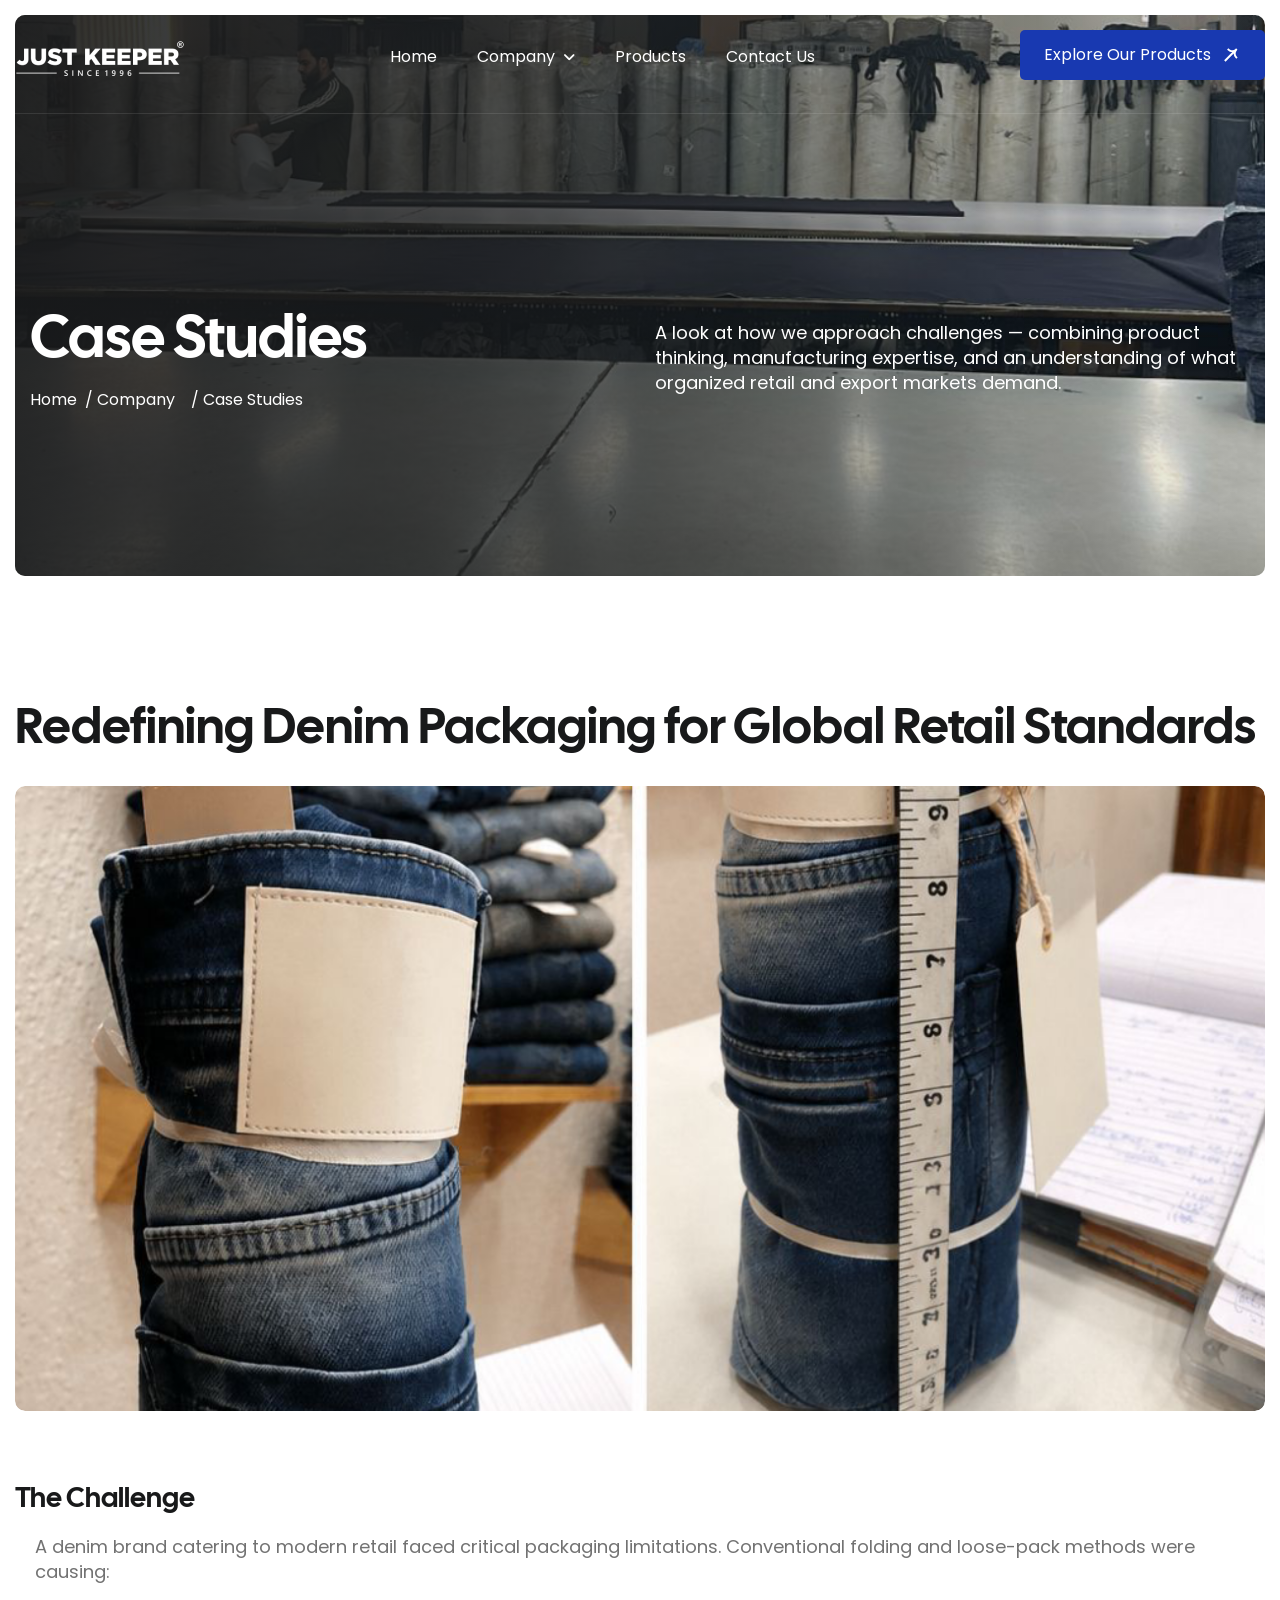
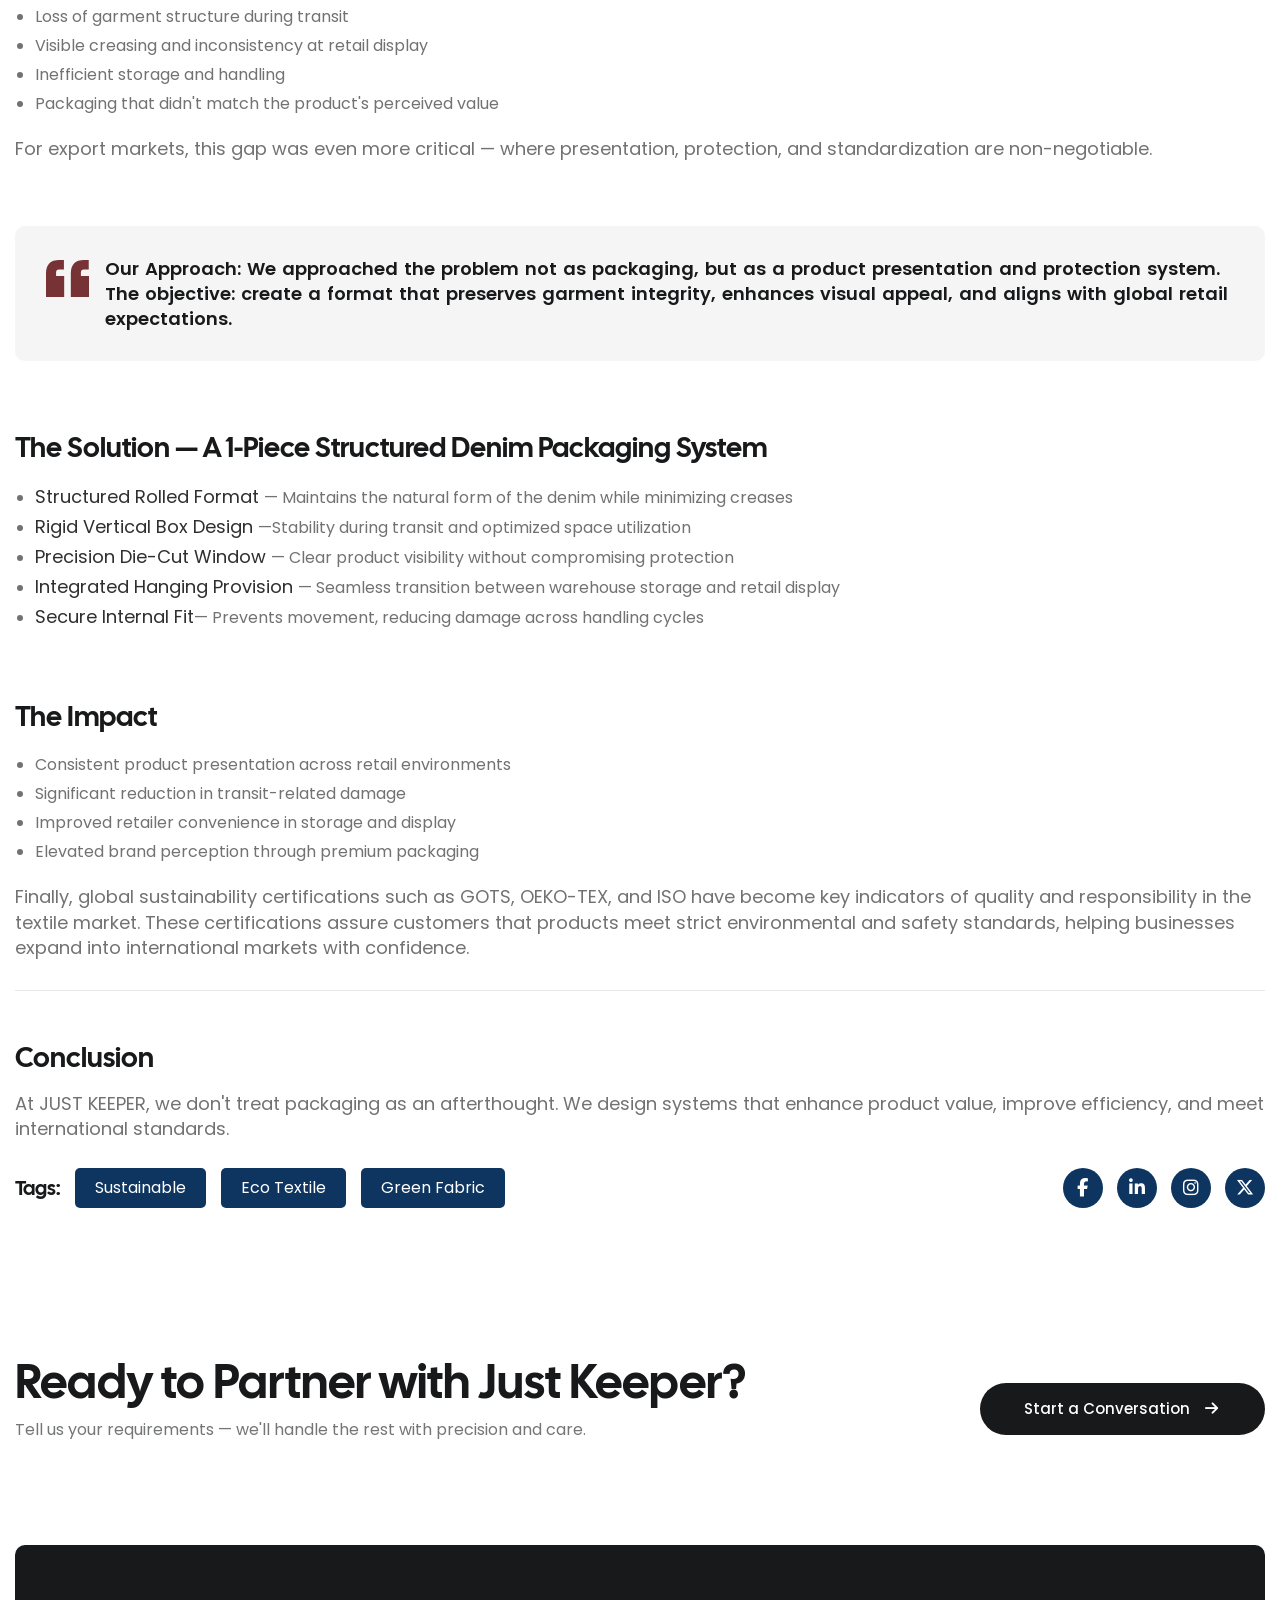
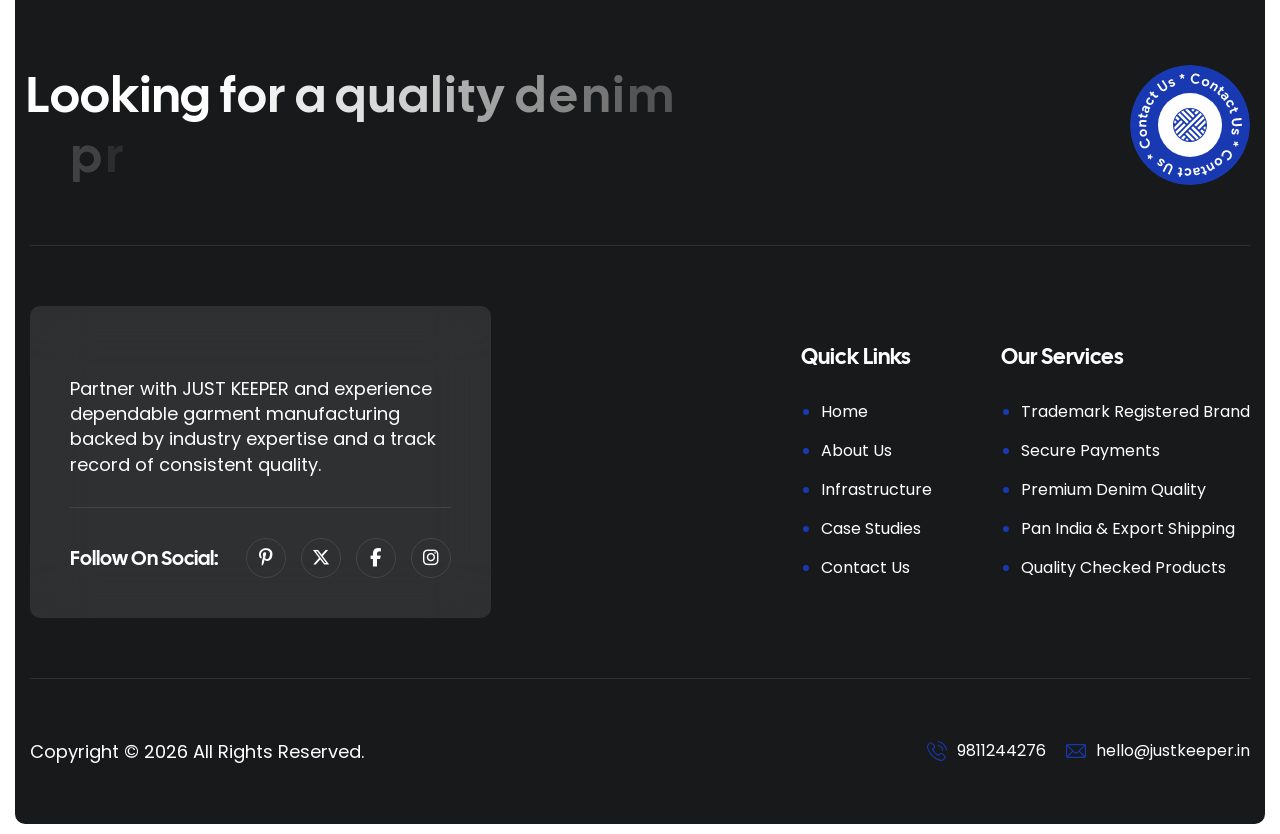
<file: case-studies.html>
<!doctype html>
<html lang="zxx">
  <head>
    <!-- Meta -->
    <meta charset="utf-8" />
    <meta http-equiv="X-UA-Compatible" content="IE=edge" />
    <meta
      name="viewport"
      content="width=device-width, initial-scale=1.0, maximum-scale=1"
    />
    <meta
      name="description"
      content="JUST KEEPER case studies - real manufacturing and product challenges, engineered solutions, including our denim packaging redesign for global retail standards."
    />
    <meta name="keywords" content="" />
    <meta name="author" content="Awaiken" />
    <!-- Page Title -->
    <title>Case Studies - Just Keeper</title>
    <!-- Favicon Icon -->
    <link
      rel="shortcut icon"
      type="image/x-icon"
      href="images/logo/New Project.png"
    />
    <!-- Google Fonts Css-->
    <link rel="preconnect" href="https://fonts.googleapis.com/" />
    <link rel="preconnect" href="https://fonts.gstatic.com/" crossorigin />
    <link
      href="https://fonts.googleapis.com/css2?family=Cal+Sans&amp;family=Poppins:ital,wght@0,100;0,200;0,300;0,400;0,500;0,600;0,700;0,800;0,900;1,100;1,200;1,300;1,400;1,500;1,600;1,700;1,800;1,900&amp;display=swap"
      rel="stylesheet"
    />
    <!-- Bootstrap Css -->
    <link href="css/bootstrap.min.css" rel="stylesheet" media="screen" />
    <!-- SlickNav Css -->
    <link href="css/slicknav.min.css" rel="stylesheet" />
    <!-- Swiper Css -->
    <link rel="stylesheet" href="css/swiper-bundle.min.css" />
    <!-- Font Awesome Icon Css-->
    <link href="css/all.min.css" rel="stylesheet" media="screen" />
    <!-- Animated Css -->
    <link href="css/animate.css" rel="stylesheet" />
    <!-- Magnific Popup Core Css File -->
    <link rel="stylesheet" href="css/magnific-popup.css" />
    <!-- Mouse Cursor Css File -->
    <link rel="stylesheet" href="css/mousecursor.css" />
    <!-- Main Custom Css -->
    <link href="css/custom.css" rel="stylesheet" media="screen" />
    <link href="css/responsive.css" rel="stylesheet" media="screen" />

    <link
      rel="stylesheet"
      href="https://cdnjs.cloudflare.com/ajax/libs/font-awesome/6.5.1/css/all.min.css"
    />

    <style>
      .section-title h1 {
        font-size: 50px;
        line-height: 60px;
      }
      /* my css */
      .post-entry ol li,
      .post-entry ul li {
        margin-bottom: 5px;
        font-size: 16px;
      }
      /* ---- Page-specific helpers (Case Studies) ---- */
      .page-header-tagline {
        display: block;
        color: var(--white-color);
        opacity: 0.85;
        font-size: 18px;
        font-weight: 400;
        margin: 0 0 18px;
      }
      .content-image {
        display: block;
        margin-bottom: 30px;
      }
      .content-image img {
        width: 100%;
        border-radius: 20px;
        object-fit: cover;
        display: block;
      }
      .content-image.ratio-wide img {
        aspect-ratio: 1 / 0.5;
      }
      .content-image.ratio-tall img {
        aspect-ratio: 1 / 0.5;
      }
      .case-tag {
        display: inline-block;
        background: var(--accent-color);
        color: var(--white-color);
        border-radius: 100px;
        padding: 8px 20px;
        font-size: 13px;
        font-weight: 600;
        letter-spacing: 0.02em;
        text-transform: uppercase;
        margin-bottom: 20px;
      }
      .check-list-plain {
        list-style: none;
        padding: 0;
        margin: 20px 0 30px;
      }
      .check-list-plain li {
        position: relative;
        padding-left: 32px;
        margin-bottom: 16px;
        color: var(--text-color);
        font-size: 18px;
        line-height: 1.6em;
      }
      .check-list-plain li:last-child {
        margin-bottom: 0;
      }
      .check-list-plain li i {
        position: absolute;
        left: 0;
        top: 5px;
        color: var(--accent-color);
      }
      .cta-banner-box {
        padding: 90px 0;
        text-align: center;
      }
      .cta-banner-box .section-title {
        margin-bottom: 35px;
      }

      .abt-cta-section {
        padding: 80px 0;
      }
      .abt-cta-title {
        font-family: var(--accent-font);
        font-size: 48px;
        color: var(--primary-color);
        line-height: 1.2;
        margin-bottom: 8px;
      }
      .abt-cta-sub {
        font-size: 16px;
        color: rgba(24, 25, 26, 0.6);
      }
      .abt-cta-btn {
        display: inline-block;
        background: var(--primary-color);
        color: var(--white-color);
        border-radius: 100px;
        padding: 18px 44px;
        font-size: 15px;
        font-weight: 500;
        text-decoration: none;
        transition:
          transform 0.2s,
          box-shadow 0.2s;
        white-space: nowrap;
      }
      .abt-cta-btn:hover {
        transform: translateY(-2px);
        box-shadow: 0 12px 32px rgba(24, 25, 26, 0.25);
        color: var(--white-color);
      }
      .abt-cta-btn i {
        margin-left: 8px;
      }
    </style>
  </head>

  <body>
    <!-- Preloader Start -->
    <!-- <div class="preloader">
      <div class="loading-container">
        <div class="loading"></div>
        <div id="loading-icon"><img src="images/loader.svg" alt="" /></div>
      </div>
    </div> -->
    <!-- Preloader End -->

    <!-- Header Start -->
    <header class="main-header">
      <div class="header-sticky">
        <nav class="navbar navbar-expand-lg">
          <div class="container">
            <a class="navbar-brand" href="index.html">
              <img src="images/logo/main-resize.png" alt="" />
            </a>

            <div class="collapse navbar-collapse main-menu">
              <div class="nav-menu-wrapper">
                <ul class="navbar-nav mr-auto" id="menu">
                  <li class="nav-item">
                    <a class="nav-link" href="index.html">Home</a>
                  </li>
                  <li class="nav-item submenu">
                    <a class="nav-link" href="#">Company</a>
                    <ul>
                      <li class="nav-item">
                        <a class="nav-link" href="about.html">About Us</a>
                      </li>
                      <li class="nav-item">
                        <a class="nav-link" href="infrastructure.html"
                          >Infrastructure</a
                        >
                      </li>
                      <li class="nav-item">
                        <a class="nav-link active" href="case-studies.html"
                          >Case Studies</a
                        >
                      </li>
                    </ul>
                  </li>
                  <li class="nav-item">
                    <a class="nav-link" href="products.html">products</a>
                  </li>
                  <li class="nav-item">
                    <a class="nav-link" href="contact.html">Contact Us</a>
                  </li>
                </ul>
              </div>

              <div class="header-btn">
                <a href="products.html" class="btn-slide-left-right"
                  >Explore Our Products</a
                >
              </div>
            </div>
            <div class="navbar-toggle"></div>
          </div>
        </nav>
        <div class="responsive-menu"></div>
      </div>
    </header>
    <!-- Header End -->

    <!-- Page Header Start -->
    <div class="page-header">
      <div class="container">
        <div class="row">
          <div class="col-lg-6">
            <div class="page-header-box">
              <h1 class="wow fadeInUp">Case Studies</h1>
              <!-- <span class="page-header-tagline wow fadeInUp" data-wow-delay="0.1s">Real Problems. Engineered Solutions.</span> 	 -->
              <ol class="breadcrumb">
                <li class="breadcrumb-item"><a href="index.html">Home</a></li>
                <li class="breadcrumb-item">/ Company</li>
                <li class="breadcrumb-item active" aria-current="page">
                  / Case Studies
                </li>
              </ol>
            </div>
          </div>
          <div class="col-lg-6">
            <div class="section-title">
              <p class="wow fadeInUp" style="font-size: 18px; color: #fff">
                A look at how we approach challenges — combining product
                thinking, manufacturing expertise, and an understanding of what
                organized retail and export markets demand.
              </p>
            </div>
          </div>
        </div>
      </div>
    </div>
    <!-- Page Header End -->

    <!-- Page Single Post Start -->
    <div class="page-single-post">
      <div class="container">
        <div class="row">
          <div class="col-lg-12">
            <!-- Post Featured Image Start -->
            <div
              class="section-title sm-mb-20px sm-pb-0px"
              style="padding-bottom: 30px; margin-bottom: 0px"
            >
              <h1 class="wow fadeInUp" data-wow-delay="0.8s">
                Redefining Denim Packaging for Global Retail Standards
              </h1>
            </div>
            <div class="post-image">
              <figure class="image-anime reveal">
                <!-- <img src="images/post-1.jpg" alt="" /> -->
                <img src="images/justkeeper-casestudy.png" alt="" />
              </figure>
            </div>
            <!-- Post Featured Image Start -->

            <!-- Post Single Content Start -->
            <div class="post-content">
              <!-- Post Entry Start -->
              <div class="post-entry">
                <!-- <h2 class="wow fadeInUp" data-wow-delay="0.8s">Redefining Denim Packaging for Global Retail Standards</h2> -->
                <h3 class="wow fadeInUp" data-wow-delay="0.8s">
                  The Challenge
                </h3>
                <ul class="wow fadeInUp" data-wow-delay="1.2s">
                  <p class="wow fadeInUp" data-wow-delay="1s">
                    A denim brand catering to modern retail faced critical
                    packaging limitations. Conventional folding and loose-pack
                    methods were causing:
                  </p>
                  <li>Loss of garment structure during transit</li>
                  <li>Visible creasing and inconsistency at retail display</li>
                  <li>Inefficient storage and handling</li>
                  <li>
                    Packaging that didn't match the product's perceived value
                  </li>
                </ul>

                <p class="wow fadeInUp">
                  For export markets, this gap was even more critical — where
                  presentation, protection, and standardization are
                  non-negotiable.
                </p>

                <!-- <p class="wow fadeInUp" data-wow-delay="0.2s">The global textile industry is undergoing a powerful transformation as sustainability takes center stage in manufacturing, sourcing, and design practices. Growing environmental awareness, stricter government regulations, and changing consumer expectations are driving textile companies</p> -->

                <blockquote
                  class="wow fadeInUp"
                  data-wow-delay="0.4s"
                  style="background-color: #f5f5f5; margin-top: 65px"
                >
                  <p>
                    Our Approach: We approached the problem not as packaging,
                    but as a product presentation and protection system. The
                    objective: create a format that preserves garment integrity,
                    enhances visual appeal, and aligns with global retail
                    expectations.
                  </p>
                </blockquote>

                <h3 class="wow fadeInUp" data-wow-delay="0.8s">
                  The Solution — A 1-Piece Structured Denim Packaging System
                </h3>
                <ul class="wow fadeInUp" data-wow-delay="1.2s">
                  <li>
                    <span class="case-solution">Structured Rolled Format </span
                    >— Maintains the natural form of the denim while minimizing
                    creases
                  </li>
                  <li>
                    <span class="case-solution">Rigid Vertical Box Design </span
                    >—Stability during transit and optimized space utilization
                  </li>
                  <li>
                    <span class="case-solution">Precision Die-Cut Window </span
                    >— Clear product visibility without compromising protection
                  </li>
                  <li>
                    <span class="case-solution"
                      >Integrated Hanging Provision </span
                    >— Seamless transition between warehouse storage and retail
                    display
                  </li>
                  <li>
                    <span class="case-solution">Secure Internal Fit</span>—
                    Prevents movement, reducing damage across handling cycles
                  </li>
                </ul>
                <!-- <p class="wow fadeInUp" data-wow-delay="0.6s">Water conservation has emerged as another critical focus area in sustainable textile production. Traditional dyeing and finishing processes consume vast amounts of water and generate harmful wastewater. To address this, textile manufacturers are adopting advanced water-saving technologies,</p> -->

                <h3 class="wow fadeInUp" data-wow-delay="0.8s">The Impact</h3>

                <!-- <p class="wow fadeInUp" data-wow-delay="1s">In conclusion, sustainable textile trends are shaping the future of the global industry by encouraging innovation, responsibility, and efficiency. Companies that invest in sustainable practices today are positioning themselves as industry leaders, ready to meet evolving market demands while contributing to a healthier</p> -->

                <ul class="wow fadeInUp" data-wow-delay="1.2s">
                  <li>
                    Consistent product presentation across retail environments
                  </li>
                  <li>Significant reduction in transit-related damage</li>
                  <li>Improved retailer convenience in storage and display</li>
                  <li>Elevated brand perception through premium packaging</li>
                </ul>

                <p class="wow fadeInUp mt-4 mt-md-0" data-wow-delay="1.4s">
                  Finally, global sustainability certifications such as GOTS,
                  OEKO-TEX, and ISO have become key indicators of quality and
                  responsibility in the textile market. These certifications
                  assure customers that products meet strict environmental and
                  safety standards, helping businesses expand into international
                  markets with confidence.
                </p>
              </div>

              <h3
                class="wow fadeInUp pb-3 sm-mt-10px sm-pb-00px"
                data-wow-delay="0.8s"
                style="margin-top: 50px"
              >
                Conclusion
              </h3>
              <p class="wow fadeInUp" data-wow-delay="1.4s">
                At JUST KEEPER, we don't treat packaging as an afterthought. We
                design systems that enhance product value, improve efficiency,
                and meet international standards.
              </p>
              <!-- Post Entry End -->

              <!-- Post Tag Links Start -->
              <div class="post-tag-links">
                <div class="row align-items-center">
                  <div class="col-lg-8">
                    <!-- Post Tags Start -->
                    <div class="post-tags wow fadeInUp" data-wow-delay="0.5s">
                      <span class="tag-links">
                        Tags:
                        <a href="#">Sustainable</a>
                        <a href="#">Eco Textile</a>
                        <a href="#">Green Fabric</a>
                      </span>
                    </div>
                    <!-- Post Tags End -->
                  </div>

                  <div class="col-lg-4">
                    <!-- Post Social Links Start -->
                    <div
                      class="post-social-sharing wow fadeInUp"
                      data-wow-delay="0.5s"
                    >
                      <ul>
                        <li>
                          <a href="#"
                            ><i class="fa-brands fa-facebook-f"></i
                          ></a>
                        </li>
                        <li>
                          <a href="#"
                            ><i class="fa-brands fa-linkedin-in"></i
                          ></a>
                        </li>
                        <li>
                          <a href="#"><i class="fa-brands fa-instagram"></i></a>
                        </li>
                        <li>
                          <a href="#"><i class="fa-brands fa-x-twitter"></i></a>
                        </li>
                      </ul>
                    </div>
                    <!-- Post Social Links End -->
                  </div>
                </div>
              </div>
              <!-- Post Tag Links End -->
            </div>
            <!-- Post Single Content End -->
          </div>
        </div>
      </div>
    </div>
    <!-- Page Single Post End -->

    <!-- CTA Section Start -->
    <section class="abt-cta-section sm-pt-0px sm-pb-70px">
      <div class="container">
        <div class="row align-items-center g-4">
          <div class="col-lg-8 abt-reveal">
            <h2 class="abt-cta-title">Ready to Partner with Just Keeper?</h2>
            <p class="abt-cta-sub">
              Tell us your requirements — we'll handle the rest with precision
              and care.
            </p>
          </div>
          <div class="col-lg-4 text-lg-end abt-reveal abt-reveal-d2">
            <a href="contact.html" class="abt-cta-btn"
              >Start a Conversation <i class="fa-solid fa-arrow-right"></i
            ></a>
          </div>
        </div>
      </div>
    </section>
    <!-- CTA Section End -->

    <!-- Main Footer Start -->
    <footer class="main-footer-gold bg-section dark-section">
      <div class="container">
        <div class="row align-items-center">
          <div class="col-lg-12">
            <div class="footer-header-gold">
              <div class="section-title">
                <h1 class="text-anime-style-3" data-cursor="-opaque">
                  Looking for a quality denim products?
                </h1>
              </div>
              <div class="contact-us-circle-gold">
                <a href="contact.html"
                  ><img src="images/contact-us-circle-gold.svg" alt=""
                /></a>
              </div>
            </div>
          </div>

          <div class="col-xl-5">
            <div class="about-footer-gold">
              <div class="footer-logo-gold">
                <!-- <img src="images/logo.svg" alt="" /> -->
              </div>
              <div class="about-footer-content-gold">
                <p>
                  Partner with JUST KEEPER and experience dependable garment
                  manufacturing backed by industry expertise and a track record
                  of consistent quality.
                </p>
              </div>
              <div class="footer-social-links-gold">
                <h2>Follow On Social:</h2>
                <ul>
                  <li>
                    <a href="#"><i class="fa-brands fa-pinterest-p"></i></a>
                  </li>
                  <li>
                    <a href="#"><i class="fa-brands fa-x-twitter"></i></a>
                  </li>
                  <li>
                    <a href="#"><i class="fa-brands fa-facebook-f"></i></a>
                  </li>
                  <li>
                    <a href="#"><i class="fa-brands fa-instagram"></i></a>
                  </li>
                </ul>
              </div>
            </div>
          </div>

          <div class="col-xl-7">
            <div class="footer-links-box-gold">
              <div class="footer-links-gold">
                <h2>Quick Links</h2>
                <ul>
                  <li><a href="index.html">Home</a></li>
                  <li><a href="about.html">About Us</a></li>
                  <li><a href="infrastructure.html">Infrastructure</a></li>
                  <li><a href="case-studies.html">Case Studies</a></li>
                  <li><a href="contact.html">Contact Us</a></li>
                </ul>
              </div>

              <div class="footer-links-gold">
                <h2>Our Services</h2>
                <ul>
                  <li>Trademark Registered Brand</li>
                  <li>Secure Payments</li>
                  <li>Premium Denim Quality</li>
                  <li>Pan India & Export Shipping</li>
                  <li>Quality Checked Products</li>
                </ul>
              </div>
            </div>
          </div>

          <div class="col-xl-12">
            <div class="footer-copyright-gold">
              <div class="footer-copyright-text-gold">
                <p>Copyright © 2026 All Rights Reserved.</p>
              </div>
              <div class="footer-contact-item-list-gold">
                <ul>
                  <li>
                    <img
                      src="images/icon-phone-accent-secondary.svg"
                      alt=""
                    /><a href="tel:9811244276">9811244276</a>
                  </li>
                  <li>
                    <img src="images/icon-mail-accent-secondary.svg" alt="" /><a
                      href="mailto:hello@justkeeper.in"
                      >hello@justkeeper.in</a
                    >
                  </li>
                </ul>
              </div>
            </div>
          </div>
        </div>
      </div>
    </footer>
    <!-- Main Footer End -->

    <!-- Jquery Library File -->
    <script src="js/jquery-3.7.1.min.js"></script>
    <!-- Bootstrap js file -->
    <script src="js/bootstrap.min.js"></script>
    <!-- Validator js file -->
    <script src="js/validator.min.js"></script>
    <!-- SlickNav js file -->
    <script src="js/jquery.slicknav.js"></script>
    <!-- Swiper js file -->
    <script src="js/swiper-bundle.min.js"></script>
    <!-- Counter js file -->
    <script src="js/jquery.waypoints.min.js"></script>
    <script src="js/jquery.counterup.min.js"></script>
    <!-- Magnific js file -->
    <script src="js/jquery.magnific-popup.min.js"></script>
    <!-- SmoothScroll -->
    <script src="js/SmoothScroll.js"></script>
    <!-- Parallax js -->
    <script src="js/parallaxie.js"></script>
    <!-- MagicCursor js file -->
    <script src="js/gsap.min.js"></script>
    <script src="js/magiccursor.js"></script>
    <!-- Text Effect js file -->
    <script src="js/SplitText.min.js"></script>
    <script src="js/ScrollTrigger.min.js"></script>
    <!-- YTPlayer js File -->
    <script src="js/jquery.mb.YTPlayer.min.js"></script>
    <!-- Wow js file -->
    <script src="js/wow.min.js"></script>
    <!-- Main Custom js file -->
    <script src="js/function.js"></script>
  </body>
</html>
</file>
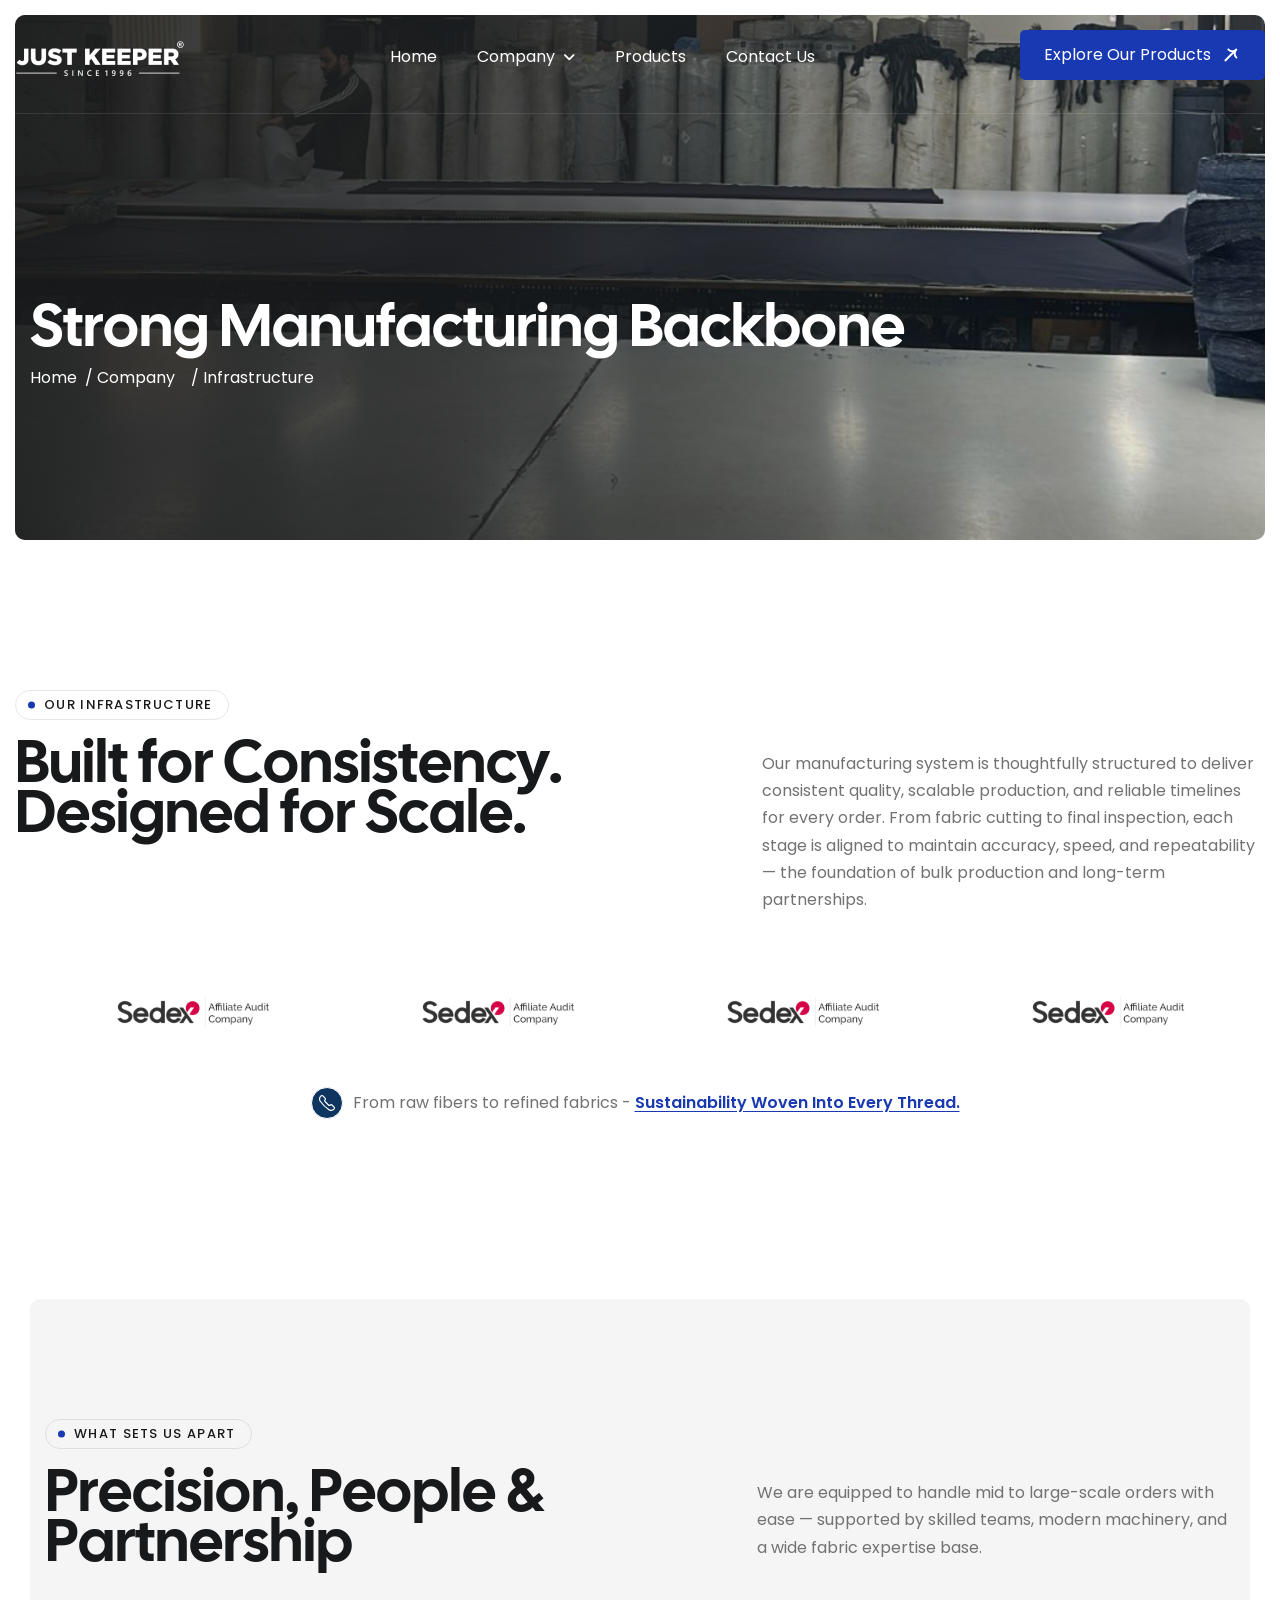
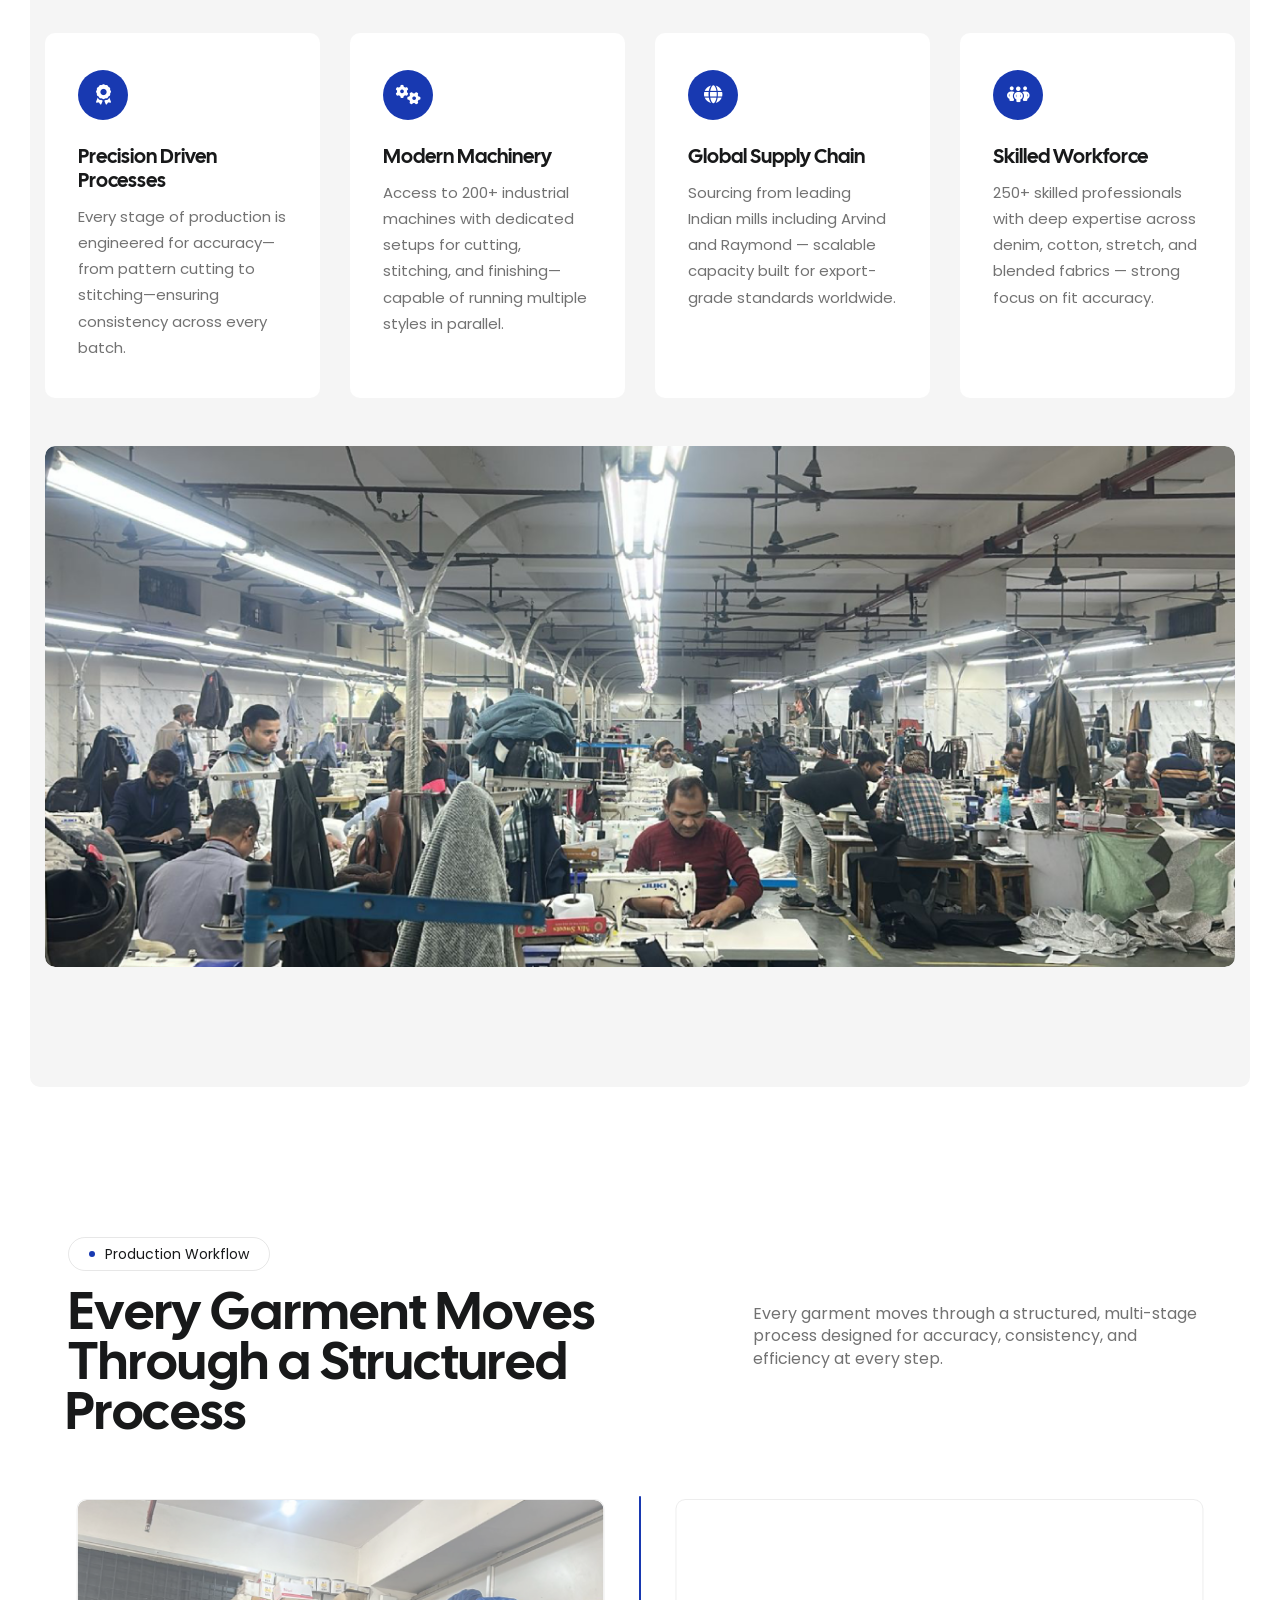
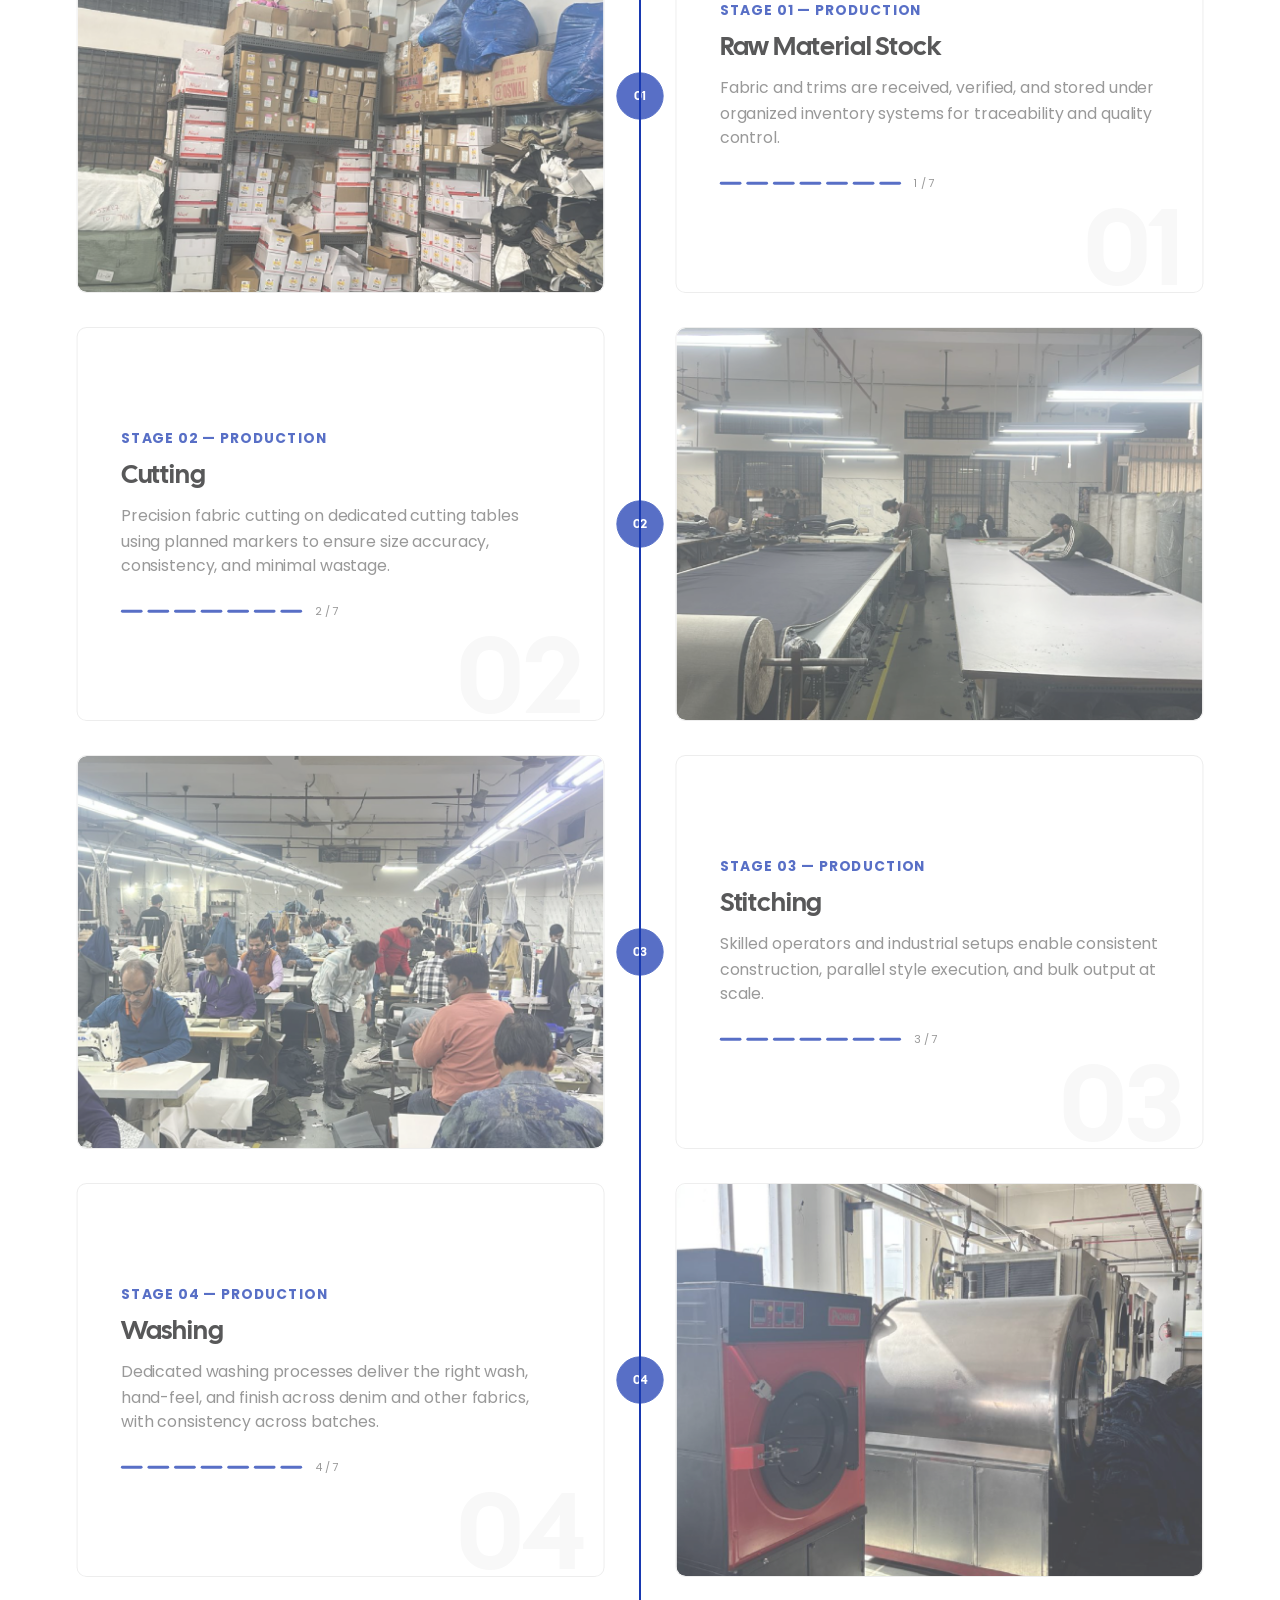
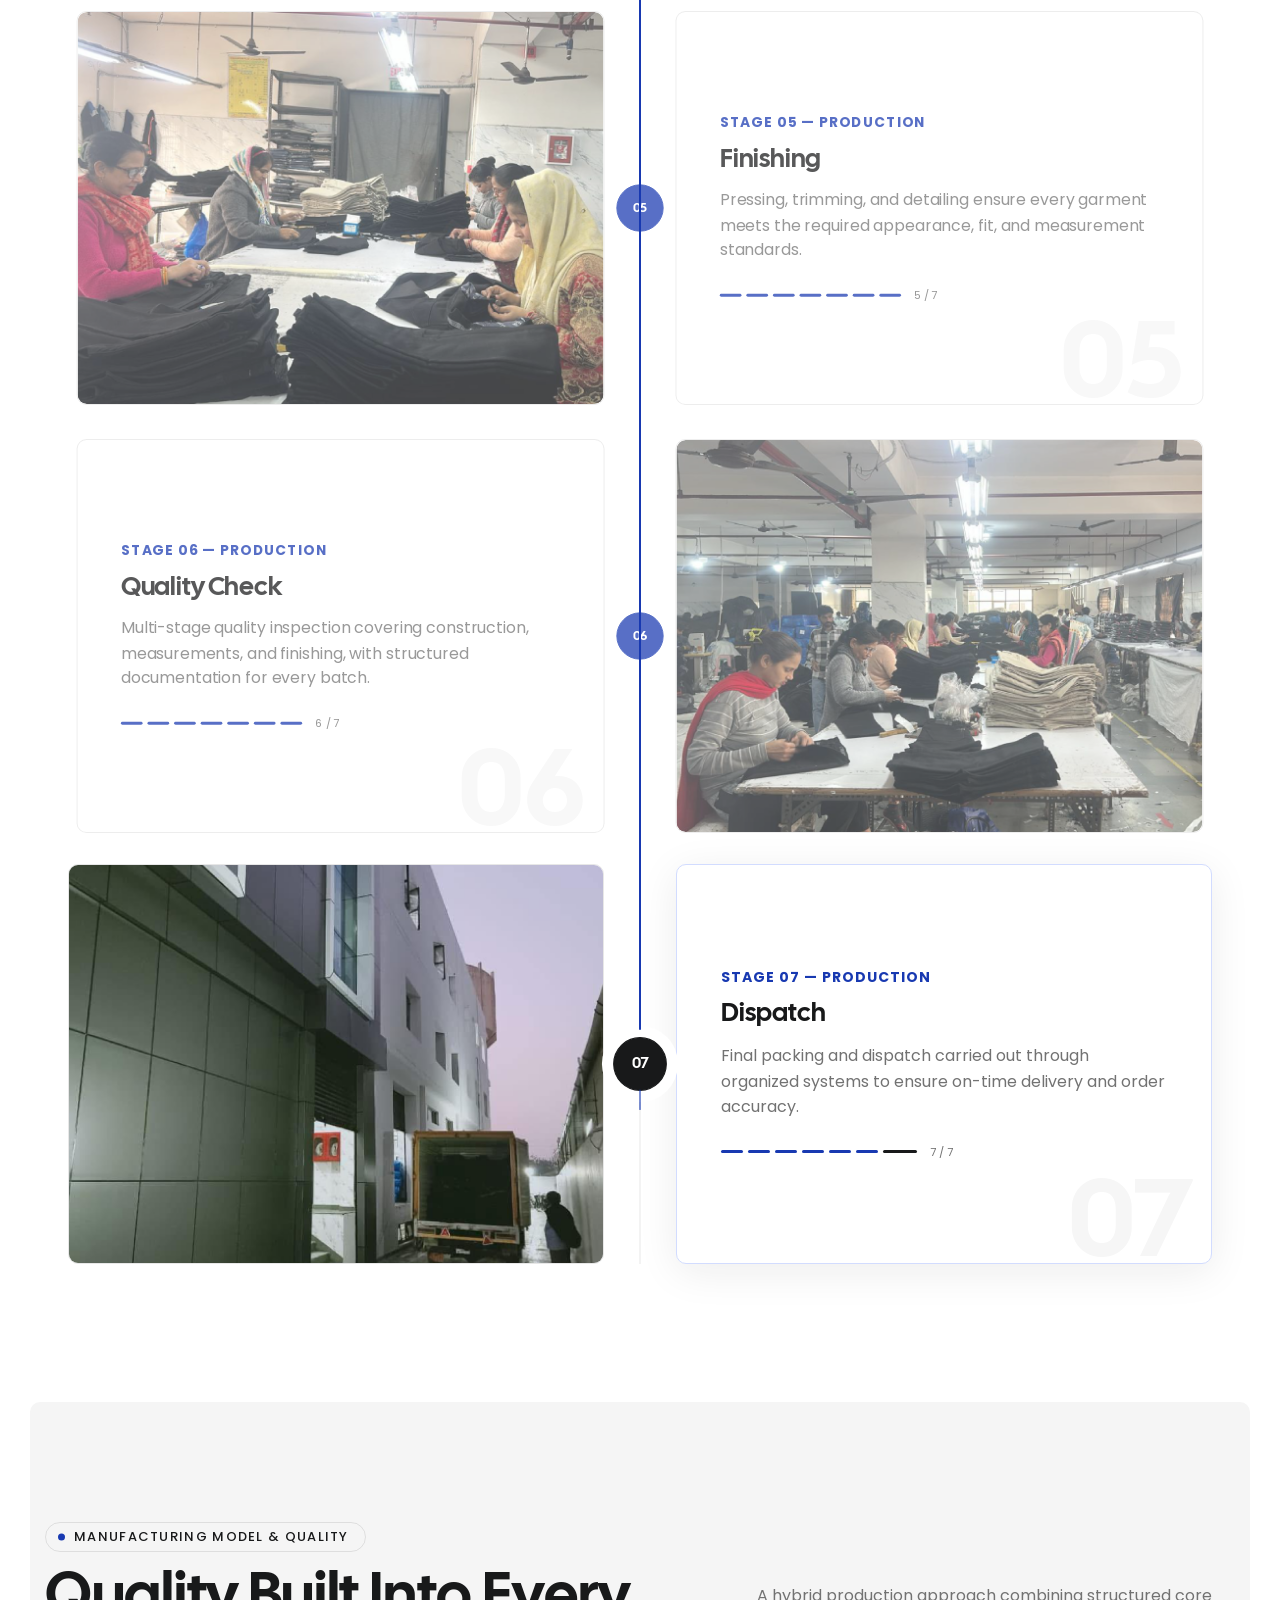
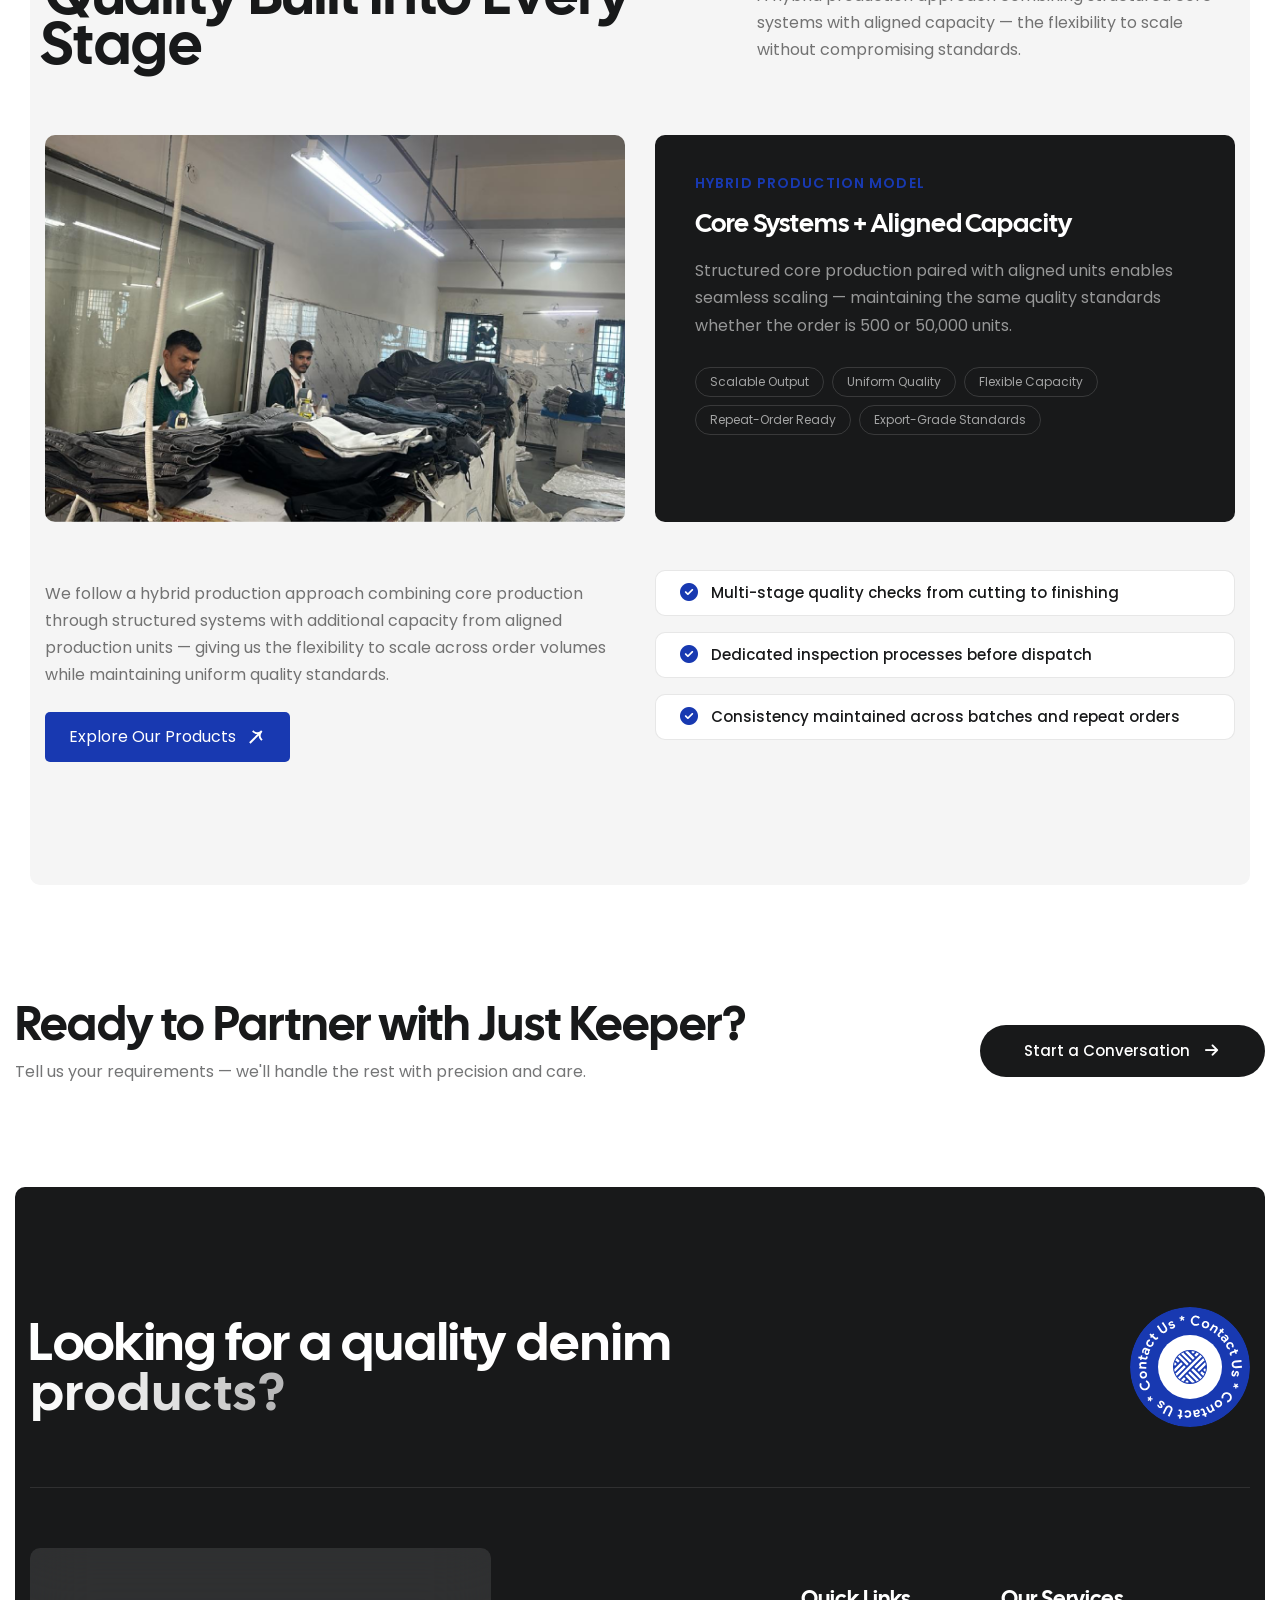
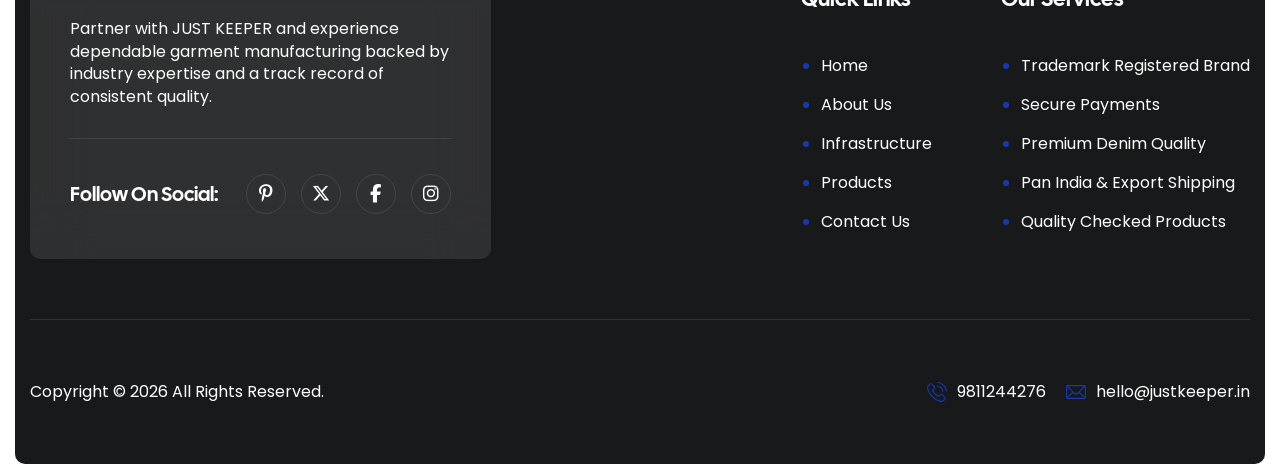
<file: infrastructure.html>
<!doctype html>
<html lang="en">
  <head>
    <meta charset="utf-8" />
    <meta http-equiv="X-UA-Compatible" content="IE=edge" />
    <meta
      name="viewport"
      content="width=device-width, initial-scale=1.0, maximum-scale=1"
    />
    <title>Infrastructure — Just Keeper</title>
    <link
      rel="shortcut icon"
      type="image/x-icon"
      href="images/logo/New Project.png"
    />
    <link rel="preconnect" href="https://fonts.googleapis.com/" />
    <link rel="preconnect" href="https://fonts.gstatic.com/" crossorigin />
    <link
      href="https://fonts.googleapis.com/css2?family=Cal+Sans&family=Poppins:wght@300;400;500;600;700&display=swap"
      rel="stylesheet"
    />
    <link href="css/bootstrap.min.css" rel="stylesheet" media="screen" />
    <link href="css/slicknav.min.css" rel="stylesheet" />
    <link rel="stylesheet" href="css/swiper-bundle.min.css" />
    <link href="css/all.min.css" rel="stylesheet" media="screen" />
    <link href="css/animate.css" rel="stylesheet" />
    <link rel="stylesheet" href="css/magnific-popup.css" />
    <link rel="stylesheet" href="css/mousecursor.css" />
    <link href="css/custom.css" rel="stylesheet" media="screen" />
    <link href="css/responsive.css" rel="stylesheet" media="screen" />
    <link
      rel="stylesheet"
      href="https://cdnjs.cloudflare.com/ajax/libs/font-awesome/6.5.1/css/all.min.css"
    />

    <style>
      .pw-img-side img {
        border-radius: 10px !important;
      }
      .pw-content-side {
        border-radius: 10px;
      }
      .pw {
        padding: 120px 0 80px;
      }
      .about-us-prime .section-footer-text {
        margin-bottom: 100px;
      }
      .about-us-prime {
        padding-top: 150px;
      }
      .image-wrapper img {
        height: 150px;
      }
      /* ---- Infrastructure images: mobile-only auto slider ---- */
      .image-wrapper-mobile-slider {
        display: none;
      }
      @media screen and (max-width: 600px) {
        .image-wrapper.image-wrapper-desktop {
          display: none !important;
        }
        .image-wrapper-mobile-slider {
          display: block;
          width: 100%;
          overflow: hidden;
        }
        .image-wrapper-mobile-slider .swiper-slide {
          width: 50% !important;
          display: flex;
          align-items: center;
          justify-content: center;
        }
        .image-wrapper-mobile-slider .swiper-slide img {
          height: 130px !important;
          width: auto;
          max-width: 100%;
        }
      }
      .pw-cdesc {
        line-height: 1.6em;
        font-size: 16px;
      }
      /* My css */
      .section-title h1 {
        font-size: 53px;
      }

      .pw-ctag {
        font-size: 14px;
        letter-spacing: 0.07em;
      }
      :root {
        --bd: #18191a;
        --bg: #ffffff;
        --bt: #727272;
        --br: #763235;
        --bg2: #1839b1;
        --bdv: rgba(24, 25, 26, 0.1);
        --fff: "Poppins", sans-serif;
        --ffd: "Cal Sans", serif;
      }
      h1,
      h2,
      h3,
      h4,
      h5,
      h6 {
        line-height: 50px;
      }
      p {
        font-size: 16px;
      }

      /* ══ Page Header ══ */
      .abt-page-header {
        position: relative;
        background:
          linear-gradient(
            270deg,
            rgba(24, 25, 26, 0) 0%,
            rgba(24, 25, 26, 0.82) 60%,
            rgba(24, 25, 26, 0.95) 100%
          ),
          url("https://images.unsplash.com/photo-1558769132-cb1aea458c5e?w=1600&q=80")
            center/cover no-repeat;
        border-radius: 20px;
        padding: 285px 0 200px;
        margin: 15px 15px 0;
        overflow: hidden;
      }
      .abt-page-header-box {
        position: relative;
        z-index: 2;
      }
      .abt-page-header-box .section-sub-title {
        color: var(--white-color);
        border-color: var(--dark-divider-color);
      }
      .abt-page-header-box .section-sub-title::before {
        background: var(--accent-secondary-color);
      }
      .abt-page-header-box h1 {
        font-size: 60px;
        font-weight: 400;
        color: var(--white-color);
        font-family: var(--accent-font);
        margin-bottom: 15px;
      }
      .abt-page-header-box .breadcrumb-item,
      .abt-page-header-box .breadcrumb-item a {
        color: rgba(255, 255, 255, 0.7);
        font-size: 15px;
      }
      .abt-page-header-box .breadcrumb-item + .breadcrumb-item::before {
        color: rgba(255, 255, 255, 0.4);
        content: "›";
      }
      .abt-page-header-box .breadcrumb-item.active {
        color: var(--accent-secondary-color);
      }

      /* ══ Stat Bar ══ */
      .abt-stat-bar {
        background: var(--primary-color);
        border-bottom: 1px solid var(--dark-divider-color);
        margin: 0 45px;
        width: calc(100% - 90px);
        border-radius: 20px;
        position: relative;
        bottom: 60px;
      }
      .abt-stat-item {
        padding: 28px 40px;
        border-right: 1px solid var(--dark-divider-color);
        text-align: left;
      }
      .abt-stat-item:last-child {
        border-right: none;
      }
      .abt-stat-num {
        font-family: var(--accent-font);
        font-size: 32px;
        color: var(--accent-secondary-color);
        line-height: 1;
        margin-bottom: 4px;
      }
      .abt-stat-label {
        font-size: 12px;
        color: rgba(255, 255, 255, 0.45);
        letter-spacing: 0.08em;
        text-transform: uppercase;
      }

      /* ══ Section Base ══ */
      .abt-section {
        margin: 30px;
        border-radius: 10px;
        padding: 120px 0;
      }
      .abt-section-tag {
        display: inline-flex;
        align-items: center;
        gap: 8px;
        font-size: 13px;
        font-weight: 500;
        letter-spacing: 0.1em;
        text-transform: uppercase;
        color: var(--primary-color);
        border: 1px solid var(--divider-color);
        border-radius: 100px;
        padding: 6px 16px 6px 28px;
        margin-bottom: 16px;
        position: relative;
      }
      .abt-section-tag::before {
        content: "";
        position: absolute;
        left: 12px;
        top: 50%;
        transform: translateY(-50%);
        width: 7px;
        height: 7px;
        border-radius: 50%;
        background: var(--accent-secondary-color);
      }
      .dark-section .abt-section-tag {
        color: var(--white-color);
        border-color: var(--dark-divider-color);
      }
      .abt-section-title {
        font-family: var(--accent-font);
        font-size: 48px;
        font-weight: 400;
        color: var(--primary-color);
        line-height: 1.2;
        margin-bottom: 16px;
      }
      .dark-section .abt-section-title {
        color: var(--white-color);
      }
      .abt-section-desc {
        font-size: 16px;
        color: var(--text-color);
        line-height: 1.7;
        max-width: 600px;
      }
      .dark-section .abt-section-desc {
        color: rgba(255, 255, 255, 0.55);
      }

      /* ══ About Intro ══ */
      .abt-intro {
        background: var(--bg-color);
        padding: 80px 0;
      }
      .abt-intro-text p {
        font-size: 16px;
        color: var(--text-color);
        line-height: 1.8;
        margin-bottom: 18px;
      }
      .abt-stat-box {
        margin-top: 40px;
      }
      .abt-stat-box h2 {
        font-family: var(--accent-font);
        font-size: 72px;
        color: var(--accent-secondary-color);
        line-height: 1;
        margin-bottom: 8px;
      }
      .abt-stat-box h3 {
        font-family: var(--accent-font);
        font-size: 20px;
        color: var(--primary-color);
      }
      .abt-intro-image {
        border-radius: 20px;
        overflow: hidden;
        height: 100%;
      }
      .abt-intro-image img {
        width: 100%;
        height: 100%;
        object-fit: cover;
        border-radius: 20px;
        aspect-ratio: 4/3;
      }

      /* ══ Feature Cards ══ */
      .abt-feature-card {
        background: var(--white-color);
        border-radius: 10px;
        padding: 36px 32px;
        border: 1px solid transparent;
        transition:
          border-color 0.3s,
          box-shadow 0.3s,
          transform 0.3s;
        position: relative;
        overflow: hidden;
        height: 100%;
        /* margin-bottom: 30px; */
      }
      .abt-feature-card::before {
        content: "";
        position: absolute;
        top: 0;
        left: 0;
        width: 4px;
        height: 0;
        background: var(--accent-secondary-color);
        transition: height 0.35s ease;
      }
      .abt-feature-card:hover::before {
        height: 100%;
      }
      .abt-feature-card:hover {
        border-color: rgba(193, 154, 91, 0.3);
        box-shadow: 0 8px 32px rgba(24, 25, 26, 0.08);
        transform: translateY(-4px);
      }
      .abt-fc-icon {
        width: 50px;
        height: 50px;
        border-radius: 50%;
        background: var(--accent-secondary-color);
        display: flex;
        align-items: center;
        justify-content: center;
        margin-bottom: 24px;
        font-size: 22px;
        transition: all 0.3s;
      }
      .abt-feature-card:hover .abt-fc-icon {
        background: var(--accent-color);
      }
      .abt-fc-title {
        font-family: var(--accent-font);
        font-size: 20px;
        color: var(--primary-color);
        margin-bottom: 12px;
        line-height: 1.2;
      }
      .abt-fc-text {
        font-size: 15px;
        color: var(--text-color);
        line-height: 1.75;
        margin: 0;
      }

      /* ══ Story Section ══ */
      .abt-story-section {
        background: var(--white-color);
      }
      .abt-story-image {
        border-radius: 20px;
        overflow: hidden;
        position: relative;
      }
      .abt-story-image img {
        width: 100%;
        object-fit: cover;
        border-radius: 20px;
        aspect-ratio: 3/4;
      }
      .abt-story-badge {
        position: absolute;
        bottom: 30px;
        left: 30px;
        background: var(--accent-secondary-color);
        border-radius: 14px;
        padding: 20px 26px;
        max-width: 220px;
      }
      .abt-story-badge h3 {
        font-family: var(--accent-font);
        font-size: 32px;
        color: var(--primary-color);
        margin-bottom: 4px;
      }
      .abt-story-badge p {
        font-size: 13px;
        color: var(--primary-color);
        margin: 0;
        line-height: 1.4;
      }
      .abt-story-list {
        list-style: none;
        margin: 24px 0 0;
        padding: 0;
      }
      .abt-story-list li {
        position: relative;
        padding-left: 26px;
        margin-bottom: 14px;
        font-size: 15px;
        color: var(--text-color);
        line-height: 1.6;
      }
      .abt-story-list li::before {
        content: "\f058";
        font-family: "Font Awesome 6 Free";
        font-weight: 900;
        color: var(--accent-secondary-color);
        position: absolute;
        left: 0;
        top: 0;
        font-size: 16px;
      }

      /* ══ Mission/Vision/Values ══ */
      .abt-mvv-section {
        background: var(--primary-color);
      }
      .abt-mvv-tab-nav {
        display: flex;
        border-bottom: 1px solid var(--dark-divider-color);
        margin-bottom: 60px;
      }
      .abt-mvv-tab-btn {
        flex: 1;
        display: flex;
        align-items: center;
        justify-content: center;
        gap: 10px;
        padding: 20px;
        background: transparent;
        border: none;
        cursor: pointer;
        font-family: var(--accent-font);
        font-size: 18px;
        color: rgba(255, 255, 255, 0.5);
        transition:
          color 0.2s,
          border-bottom 0.2s;
        border-bottom: 2px solid transparent;
      }
      .abt-mvv-tab-btn.active {
        color: var(--accent-secondary-color);
        border-bottom-color: var(--accent-secondary-color);
      }
      .abt-mvv-tab-btn i {
        font-size: 20px;
      }
      .abt-mvv-panel {
        display: none;
      }
      .abt-mvv-panel.active {
        display: flex;
        gap: 60px;
        flex-wrap: wrap;
        align-items: center;
      }
      .abt-mvv-content {
        flex: 1;
        min-width: 280px;
      }
      .abt-mvv-desc {
        font-size: 16px;
        color: rgba(255, 255, 255, 0.7);
        line-height: 1.8;
        margin-bottom: 24px;
      }
      .abt-mvv-feature {
        display: flex;
        align-items: center;
        gap: 12px;
        margin-bottom: 14px;
        color: rgba(255, 255, 255, 0.8);
        font-size: 15px;
      }
      .abt-mvv-feature i {
        color: var(--accent-secondary-color);
        font-size: 16px;
      }
      .abt-mvv-image {
        flex: 0 0 42%;
      }
      .abt-mvv-image img {
        width: 100%;
        border-radius: 20px;
        object-fit: cover;
        aspect-ratio: 4/3;
      }

      /* ══ Check Items ══ */
      .abt-check {
        display: flex;
        align-items: center;
        gap: 10px;
        /* background: var(--bg-color); */
        border-radius: 10px;
        padding: 10px 22px;
        border: 1px solid var(--divider-color);
        margin-bottom: 16px;
      }
      .abt-check-icon {
        color: var(--accent-secondary-color);
        font-size: 18px;
        margin-top: 1px;
        flex-shrink: 0;
      }
      .abt-check-text {
        font-size: 15px;
        color: var(--primary-color);
        line-height: 1.6;
        font-weight: 500;
        margin: 0;
      }

      /* ══ Team / Hybrid Card ══ */
      .abt-hybrid-card {
        background: var(--primary-color);
        border-radius: 10px;
        padding: 40px;
        height: 100%;
      }
      .abt-hybrid-label {
        font-size: 14px;
        font-weight: 600;
        letter-spacing: 0.08em;
        text-transform: uppercase;
        color: var(--accent-secondary-color);
        margin-bottom: 16px;
      }
      .abt-hybrid-title {
        font-family: var(--accent-font);
        font-size: 26px;
        color: var(--white-color);
        margin-bottom: 16px;
        line-height: 1.3;
      }
      .abt-hybrid-desc {
        font-size: 16px;
        color: rgba(255, 255, 255, 0.55);
        line-height: 1.7;
        margin-bottom: 28px;
      }
      .abt-tags {
        display: flex;
        flex-wrap: wrap;
        gap: 8px;
      }
      .abt-tag {
        font-size: 12px;
        color: rgba(255, 255, 255, 0.6);
        border: 1px solid rgba(255, 255, 255, 0.14);
        border-radius: 20px;
        padding: 6px 14px;
      }

      /* ══ Section Image ══ */
      .abt-section-image {
        border-radius: 10px;
        overflow: hidden;
        /* margin-bottom: 30px; */
      }
      .abt-section-image img {
        width: 100%;
        object-fit: cover;
        border-radius: 10px;
        aspect-ratio: 16/7;
        display: block;
      }

      /* ══ CTA ══ */

      /* ══ Scroll Reveal ══ */
      .abt-reveal {
        opacity: 0;
        transform: translateY(28px);
        transition:
          opacity 0.6s ease,
          transform 0.6s ease;
      }
      .abt-reveal.visible {
        opacity: 1;
        transform: none;
      }
      .abt-reveal-d1 {
        transition-delay: 0.1s;
      }
      .abt-reveal-d2 {
        transition-delay: 0.2s;
      }
      .abt-reveal-d3 {
        transition-delay: 0.3s;
      }

      @media (max-width: 991px) {
        .abt-page-header {
          border-radius: 0;
          margin: 0;
          padding: 170px 0 80px;
        }
        .abt-page-header-box h1 {
          font-size: 44px;
        }
        .abt-stat-bar {
          margin: 0;
          border-radius: 0;
          width: 100%;
        }
        .abt-stat-item {
          padding: 20px 24px;
        }
        .abt-stat-num {
          font-size: 26px;
        }
        .abt-section {
          padding: 60px 0;
          margin: 0;
          border-radius: 0;
        }
        .abt-section-title {
          font-size: 36px;
        }
        .abt-cta-title {
          font-size: 32px;
        }
        .abt-mvv-panel.active {
          flex-direction: column;
        }
        .abt-mvv-image {
          flex: 0 0 100%;
        }
      }
      @media (max-width: 767px) {
        .abt-page-header-box h1 {
          font-size: 32px;
        }
        .abt-section-title {
          font-size: 28px;
        }
      }

      .step-card {
        background-color: #f6f5ed;
        border-radius: 20px;
        overflow: hidden;
        height: 100%;
      }
      .step-card-image img {
        width: 100%;
        aspect-ratio: 1 / 0.72;
        object-fit: cover;
        display: block;
      }
      .step-card-body {
        padding: 30px;
      }
      .step-number {
        display: inline-flex;
        align-items: center;
        justify-content: center;
        width: 42px;
        height: 42px;
        border-radius: 50%;
        background: var(--accent-color);
        color: var(--white-color);
        font-family: var(--accent-font);
        font-size: 15px;
        margin-bottom: 18px;
      }
      .step-card-body h3 {
        font-size: 22px;
        margin-bottom: 10px;
      }
      .step-card-body p {
        margin: 0;
      }

      .compliance-badges {
        display: flex;
        flex-wrap: wrap;
        gap: 15px;
        margin-top: 30px;
      }
      .compliance-badge {
        display: flex;
        align-items: center;
        gap: 10px;
        background: var(--secondary-color);
        border: 1px solid var(--divider-color);
        border-radius: 100px;
        padding: 12px 22px;
        font-size: 14px;
        font-weight: 600;
        color: var(--primary-color);
      }
      .compliance-badge i {
        color: var(--accent-secondary-color);
        font-size: 16px;
      }
    </style>
  </head>

  <body>
    <!-- Preloader Start -->
    <!-- <div class="preloader">
      <div class="loading-container">
        <div class="loading"></div>
        <div id="loading-icon"><img src="images/loader.svg" alt="" /></div>
      </div>
    </div> -->
    <!-- Preloader End -->

    <!-- Header Start -->
    <header class="main-header">
      <div class="header-sticky">
        <nav class="navbar navbar-expand-lg">
          <div class="container">
            <a class="navbar-brand" href="index.html">
              <img src="images/logo/main-resize.png" alt="" />
            </a>
            <div class="collapse navbar-collapse main-menu">
              <div class="nav-menu-wrapper">
                <ul class="navbar-nav mr-auto" id="menu">
                  <li class="nav-item">
                    <a class="nav-link" href="index.html">Home</a>
                  </li>
                  <li class="nav-item submenu">
                    <a class="nav-link" href="#">Company</a>
                    <ul>
                      <li class="nav-item">
                        <a class="nav-link" href="about.html">About Us</a>
                      </li>
                      <li class="nav-item">
                        <a class="nav-link active" href="infrastructure.html"
                          >Infrastructure</a
                        >
                      </li>
                      <li class="nav-item">
                        <a class="nav-link" href="case-studies.html"
                          >Case Studies</a
                        >
                      </li>
                    </ul>
                  </li>
                  <li class="nav-item">
                    <a class="nav-link" href="products.html">products</a>
                  </li>
                  <li class="nav-item">
                    <a class="nav-link" href="contact.html">Contact Us</a>
                  </li>
                </ul>
              </div>

              <div class="header-btn">
                <a href="products.html" class="btn-slide-left-right"
                  >Explore Our Products</a
                >
              </div>
            </div>
            <div class="navbar-toggle"></div>
          </div>
        </nav>
        <div class="responsive-menu"></div>
      </div>
    </header>
    <!-- Header End -->

    <!-- Page Header Start -->
    <div class="page-header">
      <div class="container">
        <div class="row">
          <div class="col-lg-12">
            <div class="page-header-box">
              <h1 class="text-anime-style-3" data-cursor="-opaque">
                Strong Manufacturing Backbone
              </h1>
              <!-- <span class="page-header-tagline wow fadeInUp" data-wow-delay="0.1s">Where Efficiency Meets Quality</span> -->
              <!-- <h1 class="wow fadeInUp">Strong Manufacturing Backbone</h1> -->
              <ol class="breadcrumb">
                <li class="breadcrumb-item"><a href="index.html">Home</a></li>
                <li class="breadcrumb-item">/ Company</li>
                <li class="breadcrumb-item active" aria-current="page">
                  / Infrastructure
                </li>
              </ol>
            </div>
          </div>
        </div>
      </div>
    </div>
    <!-- Page Header End -->

    <div class="about-us-prime sm-pt-50px">
      <div class="container">
        <div class="row">
          <div class="col-lg-7 abt-reveal">
            <span class="abt-section-tag">Our Infrastructure</span>

            <h1
              class="text-anime-style-3 sm-fs-26px"
              data-cursor="-opaque"
              style="font-size: 60px"
            >
              Built for Consistency. Designed for Scale.
            </h1>
          </div>
          <div class="col-lg-5 abt-reveal sm-mt-10px" style="margin-top: 60px">
            <p class="abt-section-desc">
              Our manufacturing system is thoughtfully structured to deliver
              consistent quality, scalable production, and reliable timelines
              for every order. From fabric cutting to final inspection, each
              stage is aligned to maintain accuracy, speed, and repeatability —
              the foundation of bulk production and long-term partnerships.
            </p>
          </div>
        </div>
        <div class="row">
          <div class="col-xl-12">
            <!-- About Us Info Box Start -->
            <!-- <div class="about-us-info-box-prime wow fadeInUp" data-wow-delay="0.2s"> -->

            <div class="image-wrapper image-wrapper-desktop">
              <div class="smeta-image">
                <img src="images/smeta.png" alt="" />
              </div>
              <div class="smeta-image">
                <img src="images/smeta.png" alt="" />
              </div>
              <div class="smeta-image">
                <img src="images/smeta.png" alt="" />
              </div>
              <div class="smeta-image">
                <img src="images/smeta.png" alt="" />
              </div>
            </div>

            <!-- Mobile-only auto slider: shows 2 images by default, auto-slides through the rest -->
            <div class="image-wrapper-mobile-slider swiper">
              <div class="swiper-wrapper">
                <div class="swiper-slide smeta-image">
                  <img src="images/smeta.png" alt="" />
                </div>
                <div class="swiper-slide smeta-image">
                  <img src="images/smeta.png" alt="" />
                </div>
                <div class="swiper-slide smeta-image">
                  <img src="images/smeta.png" alt="" />
                </div>
                <div class="swiper-slide smeta-image">
                  <img src="images/smeta.png" alt="" />
                </div>
              </div>
            </div>
          </div>
          <!-- </div> -->
          <!-- About Us Info Box End -->

          <div class="col-lg-12">
            <!-- Section Footer Text Start -->
            <div
              class="section-footer-text section-satisfy-img wow fadeInUp"
              data-wow-delay="0.2s"
              style="margin-top: 0px"
            >
              <!-- Satisfy Client Images Start -->
              <div class="satisfy-client-images">
                <!-- <div class="satisfy-client-image">
                  <figure class="image-anime">
                    <img src="images/author-1.jpg" alt="" />
                  </figure>
                </div> -->
                <div class="satisfy-client-image add-more">
                  <img src="images/icon-phone-white.svg" alt="" />
                </div>
              </div>
              <!-- Satisfy Client Images End -->
              <p>
                From raw fibers to refined fabrics -
                <a href="contact.html"
                  >sustainability woven into every thread.</a
                >
              </p>
            </div>
            <!-- Section Footer Text End -->
          </div>
        </div>
      </div>
    </div>

    <!-- ─── FEATURE CARDS ─── -->
    <section class="abt-section infra-section" style="background: #f5f5f5">
      <div class="container">
        <div class="row">
          <div class="col-lg-7 abt-reveal">
            <span class="abt-section-tag">What Sets Us Apart</span>
            <!-- <h1 class="abt-section-title">Precision, People &amp; Partnership</h1> -->
            <h1
              class="text-anime-style-3 sm-fs-26px"
              data-cursor="-opaque"
              style="font-size: 60px"
            >
              Precision, People &amp; Partnership
            </h1>
          </div>
          <div class="col-lg-5 abt-reveal sm-mt-10px" style="margin-top: 60px">
            <p class="abt-section-desc">
              We are equipped to handle mid to large-scale orders with ease —
              supported by skilled teams, modern machinery, and a wide fabric
              expertise base.
            </p>
          </div>
        </div>

        <div class="row infra-section-g mt-5 sm-mt-20px">
          <div class="col-lg-3 col-md-6 abt-reveal">
            <div class="abt-feature-card">
              <div class="abt-fc-icon">
                <i
                  class="fa-solid fa-award"
                  style="color: #fff; font-size: 20px"
                ></i>
              </div>
              <div class="abt-fc-title">Precision Driven Processes</div>
              <p class="abt-fc-text">
                Every stage of production is engineered for accuracy—from
                pattern cutting to stitching—ensuring consistency across every
                batch.
              </p>
            </div>
          </div>
          <div class="col-lg-3 col-md-6 abt-reveal abt-reveal-d1">
            <div class="abt-feature-card">
              <div class="abt-fc-icon">
                <i
                  class="fa-solid fa-gears"
                  style="color: #fff; font-size: 20px"
                ></i>
              </div>
              <div class="abt-fc-title">Modern Machinery</div>
              <p class="abt-fc-text">
                Access to 200+ industrial machines with dedicated setups for
                cutting, stitching, and finishing—capable of running multiple
                styles in parallel.
              </p>
            </div>
          </div>
          <div class="col-lg-3 col-md-6 abt-reveal abt-reveal-d2">
            <div class="abt-feature-card">
              <div class="abt-fc-icon">
                <i
                  class="fa-solid fa-globe"
                  style="color: #fff; font-size: 18px"
                ></i>
              </div>
              <div class="abt-fc-title">Global Supply Chain</div>
              <p class="abt-fc-text">
                Sourcing from leading Indian mills including Arvind and Raymond
                — scalable capacity built for export-grade standards worldwide.
              </p>
            </div>
          </div>
          <div class="col-lg-3 col-md-6 abt-reveal abt-reveal-d3">
            <div class="abt-feature-card">
              <div class="abt-fc-icon">
                <i
                  class="fa-solid fa-people-group"
                  style="color: #fff; font-size: 18px"
                ></i>
              </div>
              <div class="abt-fc-title">Skilled Workforce</div>
              <p class="abt-fc-text">
                250+ skilled professionals with deep expertise across denim,
                cotton, stretch, and blended fabrics — strong focus on fit
                accuracy.
              </p>
            </div>
          </div>
        </div>

        <!-- Section Image -->
        <div class="abt-section-image mt-5 abt-reveal">
          <!-- <img
            src="images/service-image-4.jpg"
            alt="Team working in production facility"
          /> -->
          <img
            src="./images/jk-infrastructure-banner-01.png"
            alt="Team working in production facility"
          />
        </div>
      </div>
    </section>

    <!-- Production Workflow Section Start -->
    <div class="pw sm-pt-70px" id="pw-root">
      <div class="pw-inner">
        <div class="row section-row align-items-center">
          <div class="col-xl-7">
            <!-- Section Title Start -->
            <div class="section-title">
              <span class="section-sub-title wow fadeInUp"
                >Production Workflow</span
              >
              <!-- <h2 class="text-anime-style-3" data-cursor="-opaque">Real feedback from our partners reflects our commitment to quality, consistency, and reliable delivery.</h2> -->
              <h1 class="text-anime-style-3" data-cursor="-opaque">
                Every Garment Moves Through a Structured Process
              </h1>
            </div>
            <!-- Section Title End -->
          </div>

          <div class="col-xl-5">
            <!-- Section Content Button Start -->
            <div class="section-content-btn">
              <!-- Section Title Content Start -->
              <div
                class="section-title-content wow fadeInUp"
                data-wow-delay="0.2s"
              >
                <p>
                  Every garment moves through a structured, multi-stage process
                  designed for accuracy, consistency, and efficiency at every
                  step.
                </p>
              </div>
              <!-- Section Title Content End -->

              <!-- Section Button Start -->

              <!-- Section Button End -->
            </div>
            <!-- Section Content Button End -->
          </div>
        </div>

        <div class="pw-timeline" id="pw-timeline">
          <div class="pw-spine"></div>
          <div class="pw-spine-fill" id="pw-spine-fill"></div>

          <div id="pw-items" class="sm-mt-50px">
            <div class="pw-item img-left" id="stage-0">
              <div class="pw-img-side">
                <img
                  src="./images/jk-infrastructure-raw.png"
                  alt="Raw Material Stock"
                  loading="eager"
                />
              </div>
              <div class="pw-node-col">
                <div class="pw-dot">
                  <span class="pw-dot-num">01</span
                  ><span class="pw-dot-line"></span>
                </div>
              </div>
              <div class="pw-content-side">
                <span class="pw-bg-num">01</span>
                <p class="pw-ctag">Stage 01 &mdash; Production</p>
                <h3 class="pw-ctitle">Raw Material Stock</h3>
                <p class="pw-cdesc">
                  Fabric and trims are received, verified, and stored under
                  organized inventory systems for traceability and quality
                  control.
                </p>
                <div class="pw-cpips">
                  <div class="pw-pip"></div>
                  <div class="pw-pip"></div>
                  <div class="pw-pip"></div>
                  <div class="pw-pip"></div>
                  <div class="pw-pip"></div>
                  <div class="pw-pip"></div>
                  <div class="pw-pip"></div>
                  <span class="pw-cpip-label">1 / 7</span>
                </div>
              </div>
            </div>

            <div class="pw-item img-right" id="stage-1">
              <div class="pw-img-side">
                <img
                  src="./images/jk-infrastructure-cutting.png"
                  alt="Cutting"
                  loading="lazy"
                />
              </div>
              <div class="pw-node-col">
                <div class="pw-dot">
                  <span class="pw-dot-num">02</span
                  ><span class="pw-dot-line"></span>
                </div>
              </div>
              <div class="pw-content-side">
                <span class="pw-bg-num">02</span>
                <p class="pw-ctag">Stage 02 &mdash; Production</p>
                <h3 class="pw-ctitle">Cutting</h3>
                <p class="pw-cdesc">
                  Precision fabric cutting on dedicated cutting tables using
                  planned markers to ensure size accuracy, consistency, and
                  minimal wastage.
                </p>
                <div class="pw-cpips">
                  <div class="pw-pip"></div>
                  <div class="pw-pip"></div>
                  <div class="pw-pip"></div>
                  <div class="pw-pip"></div>
                  <div class="pw-pip"></div>
                  <div class="pw-pip"></div>
                  <div class="pw-pip"></div>
                  <span class="pw-cpip-label">2 / 7</span>
                </div>
              </div>
            </div>

            <div class="pw-item img-left" id="stage-2">
              <div class="pw-img-side">
                <img
                  src="./images/jk-infrastructure-stitching.png"
                  alt="Stitching"
                  loading="lazy"
                />
              </div>
              <div class="pw-node-col">
                <div class="pw-dot">
                  <span class="pw-dot-num">03</span
                  ><span class="pw-dot-line"></span>
                </div>
              </div>
              <div class="pw-content-side">
                <span class="pw-bg-num">03</span>
                <p class="pw-ctag">Stage 03 &mdash; Production</p>
                <h3 class="pw-ctitle">Stitching</h3>
                <p class="pw-cdesc">
                  Skilled operators and industrial setups enable consistent
                  construction, parallel style execution, and bulk output at
                  scale.
                </p>
                <div class="pw-cpips">
                  <div class="pw-pip"></div>
                  <div class="pw-pip"></div>
                  <div class="pw-pip"></div>
                  <div class="pw-pip"></div>
                  <div class="pw-pip"></div>
                  <div class="pw-pip"></div>
                  <div class="pw-pip"></div>
                  <span class="pw-cpip-label">3 / 7</span>
                </div>
              </div>
            </div>

            <div class="pw-item img-right" id="stage-3">
              <div class="pw-img-side">
                <img
                  src="./images/jk-infrastructure-washingplant.png"
                  alt="Washing"
                  loading="lazy"
                />
              </div>
              <div class="pw-node-col">
                <div class="pw-dot">
                  <span class="pw-dot-num">04</span
                  ><span class="pw-dot-line"></span>
                </div>
              </div>
              <div class="pw-content-side">
                <span class="pw-bg-num">04</span>
                <p class="pw-ctag">Stage 04 &mdash; Production</p>
                <h3 class="pw-ctitle">Washing</h3>
                <p class="pw-cdesc">
                  Dedicated washing processes deliver the right wash, hand-feel,
                  and finish across denim and other fabrics, with consistency
                  across batches.
                </p>
                <div class="pw-cpips">
                  <div class="pw-pip"></div>
                  <div class="pw-pip"></div>
                  <div class="pw-pip"></div>
                  <div class="pw-pip"></div>
                  <div class="pw-pip"></div>
                  <div class="pw-pip"></div>
                  <div class="pw-pip"></div>
                  <span class="pw-cpip-label">4 / 7</span>
                </div>
              </div>
            </div>

            <div class="pw-item img-left" id="stage-4">
              <div class="pw-img-side">
                <img
                  src="./images/jk-infrastructure-finishing.png"
                  alt="Finishing"
                  loading="lazy"
                />
              </div>
              <div class="pw-node-col">
                <div class="pw-dot">
                  <span class="pw-dot-num">05</span
                  ><span class="pw-dot-line"></span>
                </div>
              </div>
              <div class="pw-content-side">
                <span class="pw-bg-num">05</span>
                <p class="pw-ctag">Stage 05 &mdash; Production</p>
                <h3 class="pw-ctitle">Finishing</h3>
                <p class="pw-cdesc">
                  Pressing, trimming, and detailing ensure every garment meets
                  the required appearance, fit, and measurement standards.
                </p>
                <div class="pw-cpips">
                  <div class="pw-pip"></div>
                  <div class="pw-pip"></div>
                  <div class="pw-pip"></div>
                  <div class="pw-pip"></div>
                  <div class="pw-pip"></div>
                  <div class="pw-pip"></div>
                  <div class="pw-pip"></div>
                  <span class="pw-cpip-label">5 / 7</span>
                </div>
              </div>
            </div>

            <div class="pw-item img-right" id="stage-5">
              <div class="pw-img-side">
                <img
                  src="./images/jk-infrastructure-qualitycheck.png"
                  alt="Quality Check"
                  loading="lazy"
                />
              </div>
              <div class="pw-node-col">
                <div class="pw-dot">
                  <span class="pw-dot-num">06</span
                  ><span class="pw-dot-line"></span>
                </div>
              </div>
              <div class="pw-content-side">
                <span class="pw-bg-num">06</span>
                <p class="pw-ctag">Stage 06 &mdash; Production</p>
                <h3 class="pw-ctitle">Quality Check</h3>
                <p class="pw-cdesc">
                  Multi-stage quality inspection covering construction,
                  measurements, and finishing, with structured documentation for
                  every batch.
                </p>
                <div class="pw-cpips">
                  <div class="pw-pip"></div>
                  <div class="pw-pip"></div>
                  <div class="pw-pip"></div>
                  <div class="pw-pip"></div>
                  <div class="pw-pip"></div>
                  <div class="pw-pip"></div>
                  <div class="pw-pip"></div>
                  <span class="pw-cpip-label">6 / 7</span>
                </div>
              </div>
            </div>

            <div class="pw-item img-left" id="stage-6">
              <div class="pw-img-side">
                <img
                  src="./images/jk-infrastructure-dispatch.png"
                  alt="Dispatch"
                  loading="lazy"
                />
              </div>
              <div class="pw-node-col">
                <div class="pw-dot">
                  <span class="pw-dot-num">07</span
                  ><span class="pw-dot-line"></span>
                </div>
              </div>
              <div class="pw-content-side">
                <span class="pw-bg-num">07</span>
                <p class="pw-ctag">Stage 07 &mdash; Production</p>
                <h3 class="pw-ctitle">Dispatch</h3>
                <p class="pw-cdesc">
                  Final packing and dispatch carried out through organized
                  systems to ensure on-time delivery and order accuracy.
                </p>
                <div class="pw-cpips">
                  <div class="pw-pip"></div>
                  <div class="pw-pip"></div>
                  <div class="pw-pip"></div>
                  <div class="pw-pip"></div>
                  <div class="pw-pip"></div>
                  <div class="pw-pip"></div>
                  <div class="pw-pip"></div>
                  <span class="pw-cpip-label">7 / 7</span>
                </div>
              </div>
            </div>
          </div>
        </div>
      </div>
    </div>

    <!-- Production Workflow Section End -->

    <!-- ─── QUALITY & MODEL ─── -->
    <section class="abt-section" style="background: #f5f5f5">
      <div class="container">
        <div class="row">
          <div class="col-lg-7 abt-reveal">
            <span class="abt-section-tag">Manufacturing Model & Quality</span>

            <h1
              class="sm-fs-26px text-anime-style-3"
              data-cursor="-opaque"
              style="font-size: 60px"
            >
              Quality Built Into Every Stage
            </h1>
          </div>
          <div class="col-lg-5 abt-reveal sm-mt-10px" style="margin-top: 60px">
            <p class="abt-section-desc">
              A hybrid production approach combining structured core systems
              with aligned capacity — the flexibility to scale without
              compromising standards.
            </p>
          </div>
        </div>

        <!-- Section Image -->

        <div class="row g-4 mt-4 sm-mt-0px">
          <div class="col-lg-6">
            <div class="model-img">
              <!-- <img
                src="https://images.unsplash.com/photo-1586528116311-ad8dd3c8310d?w=1400&q=80"
                alt="Quality control in garment factory"
                style="border-radius: 10px"
              /> -->
              <img
                src="./images/jk-infrastructure-manufacturing.png"
                alt="Quality control in garment factory"
                style="border-radius: 10px"
              />
            </div>
          </div>
          <div class="col-lg-6 abt-reveal abt-reveal-d2">
            <div class="abt-hybrid-card">
              <div class="abt-hybrid-label">Hybrid Production Model</div>
              <h3 class="abt-hybrid-title">Core Systems + Aligned Capacity</h3>
              <p class="abt-hybrid-desc">
                Structured core production paired with aligned units enables
                seamless scaling — maintaining the same quality standards
                whether the order is 500 or 50,000 units.
              </p>
              <div class="abt-tags">
                <span class="abt-tag">Scalable Output</span>
                <span class="abt-tag">Uniform Quality</span>
                <span class="abt-tag">Flexible Capacity</span>
                <span class="abt-tag">Repeat-Order Ready</span>
                <span class="abt-tag">Export-Grade Standards</span>
              </div>
            </div>
          </div>
        </div>

        <div class="row g-4 mt-4 sm-mt-0px">
          <div class="col-lg-6 abt-reveal">
            <p
              style="
                font-size: 16px;
                color: var(--text-color);
                line-height: 1.7;
                margin-top: 10px;
              "
            >
              We follow a hybrid production approach combining core production
              through structured systems with additional capacity from aligned
              production units — giving us the flexibility to scale across order
              volumes while maintaining uniform quality standards.
            </p>
            <div class="header-btn">
              <a href="products.html" class="btn-slide-left-right"
                >Explore Our Products</a
              >
            </div>
          </div>
          <div class="col-lg-6 sm-mt-0px">
            <div class="abt-check">
              <i class="fa-solid fa-circle-check abt-check-icon"></i>
              <p class="abt-check-text">
                Multi-stage quality checks from cutting to finishing
              </p>
            </div>
            <div class="abt-check">
              <i class="fa-solid fa-circle-check abt-check-icon"></i>
              <p class="abt-check-text">
                Dedicated inspection processes before dispatch
              </p>
            </div>
            <div class="abt-check">
              <i class="fa-solid fa-circle-check abt-check-icon"></i>
              <p class="abt-check-text">
                Consistency maintained across batches and repeat orders
              </p>
            </div>
          </div>
        </div>
      </div>
    </section>

    <!-- ─── CTA ─── -->
    <section class="abt-cta-section sm-pt-50px sm-pb-50px">
      <div class="container">
        <div class="row align-items-center g-4">
          <div class="col-lg-8 abt-reveal">
            <h2 class="abt-cta-title">Ready to Partner with Just Keeper?</h2>
            <p class="abt-cta-sub">
              Tell us your requirements — we'll handle the rest with precision
              and care.
            </p>
          </div>
          <div class="col-lg-4 text-lg-end abt-reveal abt-reveal-d2">
            <a href="contact.html" class="abt-cta-btn"
              >Start a Conversation <i class="fa-solid fa-arrow-right"></i
            ></a>
          </div>
        </div>
      </div>
    </section>

    <!-- Footer -->
    <footer class="main-footer-gold bg-section dark-section">
      <div class="container">
        <div class="row align-items-center">
          <div class="col-lg-12">
            <div class="footer-header-gold">
              <div class="section-title">
                <h1 class="text-anime-style-3" data-cursor="-opaque">
                  Looking for a quality denim products?
                </h1>
              </div>
              <div class="contact-us-circle-gold">
                <a href="contact.html"
                  ><img src="images/contact-us-circle-gold.svg" alt=""
                /></a>
              </div>
            </div>
          </div>
          <div class="col-xl-5">
            <div class="about-footer-gold">
              <div class="footer-logo-gold">
                <!-- <img src="images/logo.svg" alt="" /> -->
              </div>
              <div class="about-footer-content-gold">
                <p>
                  Partner with JUST KEEPER and experience dependable garment
                  manufacturing backed by industry expertise and a track record
                  of consistent quality.
                </p>
              </div>
              <div class="footer-social-links-gold">
                <h2>Follow On Social:</h2>
                <ul>
                  <li>
                    <a href="#"><i class="fa-brands fa-pinterest-p"></i></a>
                  </li>
                  <li>
                    <a href="#"><i class="fa-brands fa-x-twitter"></i></a>
                  </li>
                  <li>
                    <a href="#"><i class="fa-brands fa-facebook-f"></i></a>
                  </li>
                  <li>
                    <a href="#"><i class="fa-brands fa-instagram"></i></a>
                  </li>
                </ul>
              </div>
            </div>
          </div>
          <div class="col-xl-7">
            <div class="footer-links-box-gold">
              <div class="footer-links-gold">
                <h2>Quick Links</h2>
                <ul>
                  <li><a href="index.html">Home</a></li>
                  <li><a href="about.html">About Us</a></li>
                  <li><a href="infrastructure.html">Infrastructure</a></li>
                  <li><a href="products.html">Products</a></li>
                  <li><a href="contact.html">Contact Us</a></li>
                </ul>
              </div>
              <div class="footer-links-gold">
                <h2>Our Services</h2>
                <ul>
                  <li>Trademark Registered Brand</li>
                  <li>Secure Payments</li>
                  <li>Premium Denim Quality</li>
                  <li>Pan India &amp; Export Shipping</li>
                  <li>Quality Checked Products</li>
                </ul>
              </div>
            </div>
          </div>
          <div class="col-xl-12">
            <div class="footer-copyright-gold">
              <div class="footer-copyright-text-gold">
                <p>Copyright © 2026 All Rights Reserved.</p>
              </div>
              <div class="footer-contact-item-list-gold">
                <ul>
                  <li>
                    <img
                      src="images/icon-phone-accent-secondary.svg"
                      alt=""
                    /><a href="tel:9811244276">9811244276</a>
                  </li>
                  <li>
                    <img src="images/icon-mail-accent-secondary.svg" alt="" /><a
                      href="mailto:hello@justkeeper.in"
                      >hello@justkeeper.in</a
                    >
                  </li>
                </ul>
              </div>
            </div>
          </div>
        </div>
      </div>
    </footer>

    <!-- Scripts -->
    <script src="js/jquery-3.7.1.min.js"></script>
    <script src="js/bootstrap.min.js"></script>
    <script src="js/validator.min.js"></script>
    <script src="js/jquery.slicknav.js"></script>
    <script src="js/swiper-bundle.min.js"></script>
    <script src="js/jquery.waypoints.min.js"></script>
    <script src="js/jquery.counterup.min.js"></script>
    <script src="js/jquery.magnific-popup.min.js"></script>
    <script src="js/SmoothScroll.js"></script>
    <script src="js/parallaxie.js"></script>
    <script src="js/gsap.min.js"></script>
    <script src="js/magiccursor.js"></script>
    <script src="js/SplitText.min.js"></script>
    <script src="js/ScrollTrigger.min.js"></script>
    <script src="js/wow.min.js"></script>
    <script src="js/function.js"></script>

    <script>
      // Scroll reveal
      const revealObs = new IntersectionObserver(
        (entries) => {
          entries.forEach((e) => {
            if (e.isIntersecting) e.target.classList.add("visible");
          });
        },
        { threshold: 0.1 },
      );
      document
        .querySelectorAll(".abt-reveal")
        .forEach((el) => revealObs.observe(el));

      // MVV Tabs
      document.querySelectorAll(".abt-mvv-tab-btn").forEach((btn) => {
        btn.addEventListener("click", () => {
          document
            .querySelectorAll(".abt-mvv-tab-btn")
            .forEach((b) => b.classList.remove("active"));
          document
            .querySelectorAll(".abt-mvv-panel")
            .forEach((p) => p.classList.remove("active"));
          btn.classList.add("active");
          document
            .getElementById("abt-panel-" + btn.dataset.panel)
            .classList.add("active");
        });
      });
    </script>

    <script>
      // Scroll-driven activation. No wheel hijacking, no debounce delay —
      // IntersectionObserver fires natively as the page scrolls, so there's
      // no lag and the browser's own scroll handling is left untouched.
      const items = Array.from(document.querySelectorAll(".pw-item"));
      const timeline = document.getElementById("pw-timeline");
      const spineFill = document.getElementById("pw-spine-fill");
      const DOT_RADIUS = 34; // dot radius (24) + ring (10) — keeps the line off the ring too

      // Light up pips 0..idx for the active stage; full row for completed stages
      function setPips(itemEl, idx, state) {
        const pips = itemEl.querySelectorAll(".pw-pip");
        pips.forEach((pip, j) => {
          pip.classList.remove("done", "active");
          if (state === "done") {
            pip.classList.add("done");
          } else if (state === "active") {
            if (j <= idx) pip.classList.add(j === idx ? "active" : "done");
          }
        });
      }

      let activeIndex = -1;

      function updateSpine() {
        if (activeIndex === -1) {
          spineFill.style.height = "0px";
          return;
        }
        const activeEl = items[activeIndex];
        const tlRect = timeline.getBoundingClientRect();
        const elRect = activeEl.getBoundingClientRect();
        const dotCenter = elRect.top - tlRect.top + elRect.height / 2;
        spineFill.style.height = Math.max(0, dotCenter - DOT_RADIUS) + "px";
      }

      const observer = new IntersectionObserver(
        (entries) => {
          entries.forEach((entry) => {
            const idx = items.indexOf(entry.target);
            if (entry.isIntersecting) {
              activeIndex = idx;
            }
          });

          items.forEach((el, j) => {
            el.classList.remove("active", "done");
            if (j === activeIndex) {
              el.classList.add("active");
              setPips(el, j, "active");
            } else if (j < activeIndex) {
              el.classList.add("done");
              setPips(el, j, "done");
            } else {
              setPips(el, j, "idle");
            }
          });

          updateSpine();
        },
        {
          root: null,
          rootMargin: "-45% 0px -45% 0px", // triggers when an item crosses viewport center
          threshold: 0,
        },
      );

      items.forEach((el) => observer.observe(el));

      // Keep the spine line glued to the active dot on resize, with rAF so
      // it never lags behind a fast scroll/resize.
      let ticking = false;
      window.addEventListener(
        "scroll",
        () => {
          if (!ticking) {
            requestAnimationFrame(() => {
              updateSpine();
              ticking = false;
            });
            ticking = true;
          }
        },
        { passive: true },
      );
      window.addEventListener("resize", updateSpine);
    </script>

    <!-- Infrastructure images: mobile-only auto slider init -->
    <script>
      new Swiper(".image-wrapper-mobile-slider", {
        slidesPerView: 2,
        spaceBetween: 10,
        loop: true,
        autoplay: {
          delay: 2000,
          disableOnInteraction: false,
        },
        speed: 600,
        observer: true,
        observeParents: true,
      });
    </script>
  </body>
</html>
</file>
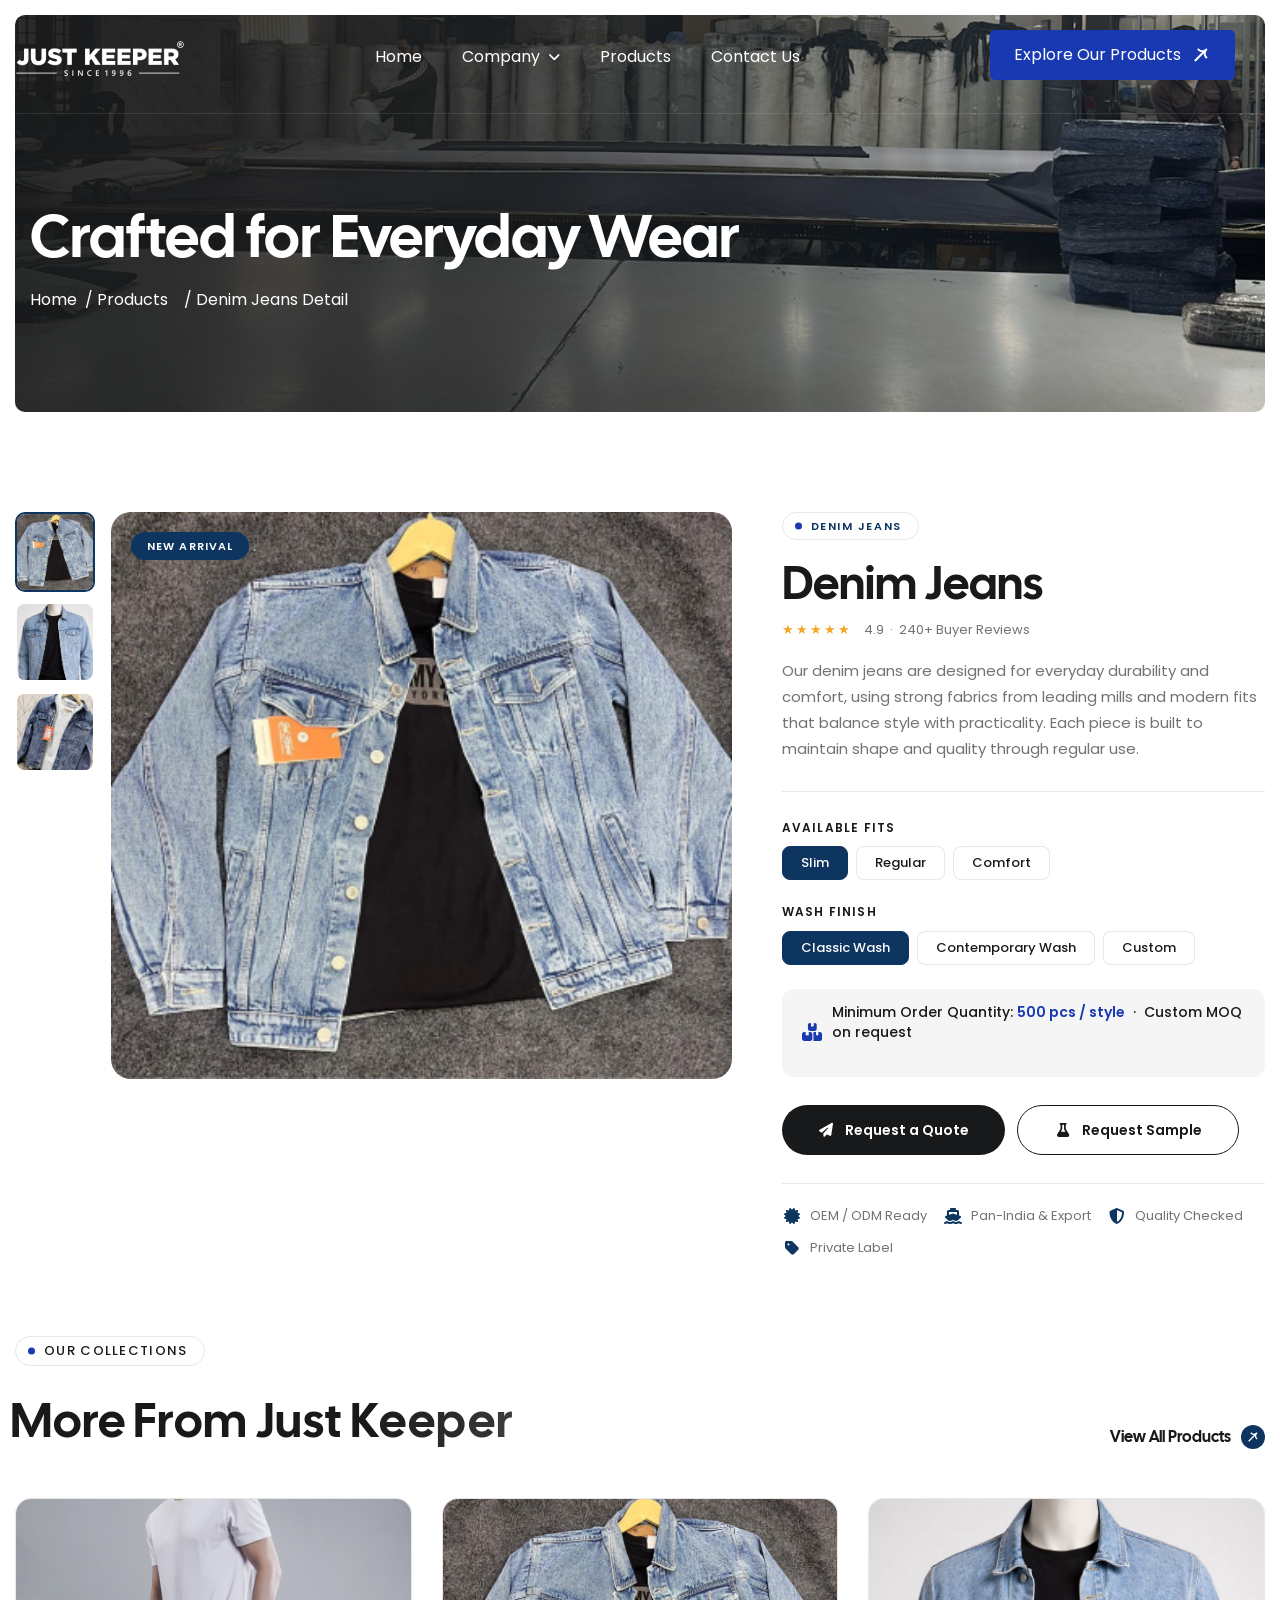
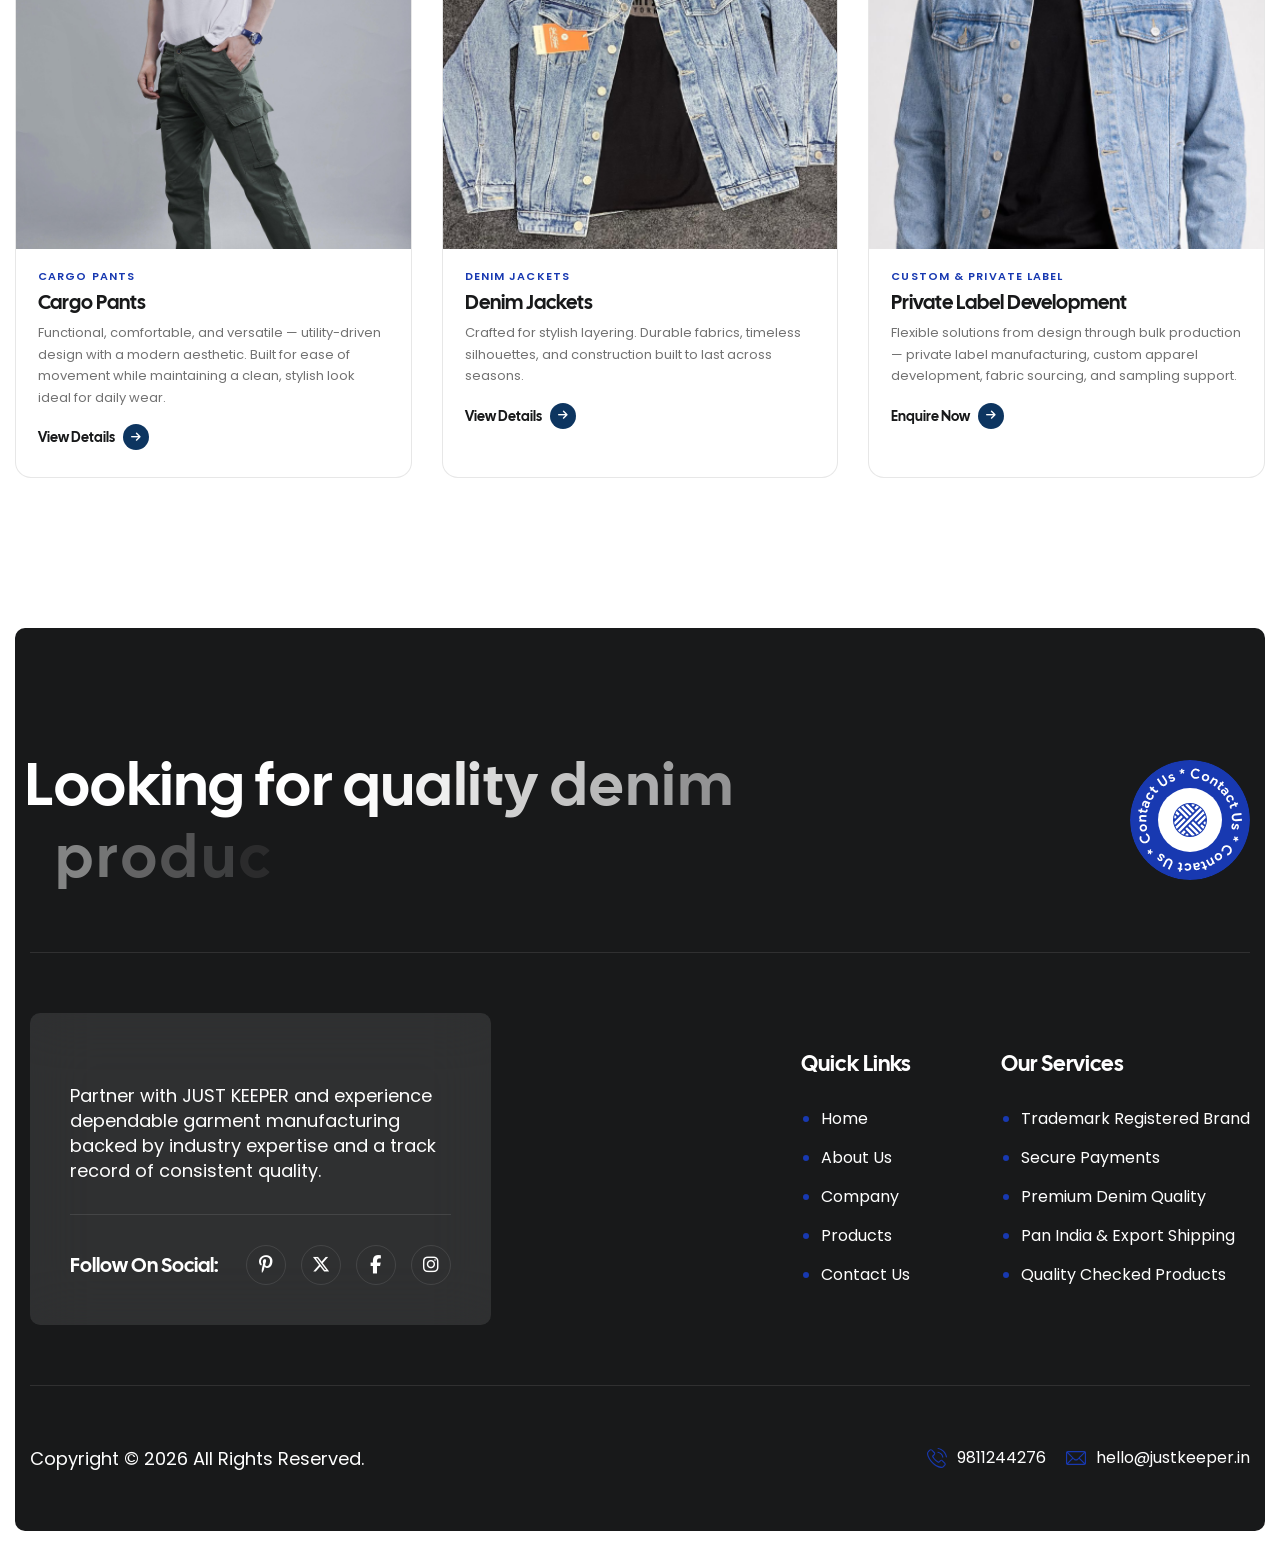
<file: product-detail.html>
<!doctype html>
<html lang="en">
  <head>
    <meta charset="utf-8" />
    <meta http-equiv="X-UA-Compatible" content="IE=edge" />
    <meta
      name="viewport"
      content="width=device-width, initial-scale=1.0, maximum-scale=1"
    />
    <meta
      name="description"
      content="Denim Jeans - JUST KEEPER. Crafted for everyday wear — strong fabrics, modern fits, and commercial-grade construction."
    />
    <title>Denim Jeans – Crafted for Everyday Wear | Just Keeper</title>
    <!-- Favicon -->
    <link
      rel="shortcut icon"
      type="image/x-icon"
      href="images/logo/New Project.png"
    />
    <!-- Google Fonts -->
    <link rel="preconnect" href="https://fonts.googleapis.com/" />
    <link rel="preconnect" href="https://fonts.gstatic.com/" crossorigin />
    <link
      href="https://fonts.googleapis.com/css2?family=Cal+Sans&family=Poppins:ital,wght@0,100;0,200;0,300;0,400;0,500;0,600;0,700;0,800;0,900;1,400&display=swap"
      rel="stylesheet"
    />
    <!-- Bootstrap -->
    <link href="css/bootstrap.min.css" rel="stylesheet" media="screen" />
    <!-- SlickNav -->
    <link href="css/slicknav.min.css" rel="stylesheet" />
    <!-- Swiper -->
    <link rel="stylesheet" href="css/swiper-bundle.min.css" />
    <!-- Font Awesome -->
    <link href="css/all.min.css" rel="stylesheet" media="screen" />
    <link
      rel="stylesheet"
      href="https://cdnjs.cloudflare.com/ajax/libs/font-awesome/6.5.1/css/all.min.css"
    />
    <!-- Animate -->
    <link href="css/animate.css" rel="stylesheet" />
    <!-- Magnific Popup -->
    <link rel="stylesheet" href="css/magnific-popup.css" />
    <!-- Mouse Cursor -->
    <link rel="stylesheet" href="css/mousecursor.css" />
    <!-- Main Custom CSS -->
    <link href="css/custom.css" rel="stylesheet" media="screen" />
    <link href="css/responsive.css" rel="stylesheet" media="screen" />

    <style>
      .page-header {
        padding: 185px 0 100px !important;
      }
      @media screen and (max-width: 600px) {
        .page-header {
          padding: 130px 0 50px !important;
          border-radius: 0;
          margin: 0;
        }
      }
      /* ---- 1. Product Hero ---------------------------------------- */
      .pd-hero {
        padding: 100px 0 80px;
        background: #fff;
      }

      /* Thumbnail rail */
      .pd-thumbs {
        display: flex;
        flex-direction: column;
        gap: 10px;
        width: 80px;
        flex-shrink: 0;
      }
      .pd-thumb {
        width: 80px;
        height: 80px;
        border-radius: 10px;
        overflow: hidden;
        border: 2px solid transparent;
        cursor: pointer;
        transition: border-color 0.25s;
        flex-shrink: 0;
      }
      .pd-thumb.active,
      .pd-thumb:hover {
        border-color: var(--accent-color);
      }
      .pd-thumb img {
        width: 100%;
        height: 100%;
        object-fit: cover;
        display: block;
      }

      /* Main image */
      .pd-main-img-wrap {
        flex: 1;
        border-radius: 20px;
        overflow: hidden;
        /* background: #F5F5F5; */
        position: relative;
        /* min-height: 540px; */
      }
      .pd-main-img-wrap img {
        width: 100%;
        height: 100%;
        object-fit: cover;
        display: block;
        transition: opacity 0.35s ease;
      }
      .pd-badge {
        position: absolute;
        top: 20px;
        left: 20px;
        background: var(--accent-color);
        color: #fff;
        font-size: 11px;
        font-weight: 600;
        letter-spacing: 0.1em;
        text-transform: uppercase;
        padding: 6px 16px;
        border-radius: 100px;
      }

      /* Gallery column layout */
      .pd-gallery-col {
        display: flex;
        gap: 16px;
        align-items: flex-start;
      }

      /* Info column */
      .pd-info-col {
        padding-left: 20px;
      }
      .pd-category-tag {
        display: inline-flex;
        align-items: center;
        gap: 8px;
        font-size: 11px;
        font-weight: 600;
        letter-spacing: 0.14em;
        text-transform: uppercase;
        color: var(--accent-color);
        border: 1px solid var(--divider-color);
        border-radius: 100px;
        padding: 5px 16px 5px 28px;
        margin-bottom: 18px;
        position: relative;
      }
      .pd-category-tag::before {
        content: "";
        position: absolute;
        left: 12px;
        top: 50%;
        transform: translateY(-50%);
        width: 7px;
        height: 7px;
        border-radius: 50%;
        background: var(--accent-secondary-color);
      }

      .pd-product-name {
        font-family: var(--accent-font);
        font-size: 46px;
        color: var(--primary-color);
        line-height: 1.12;
        margin-bottom: 12px;
      }

      .pd-rating-row {
        display: flex;
        align-items: center;
        gap: 12px;
        margin-bottom: 20px;
      }
      .pd-stars {
        color: #f5a623;
        font-size: 13px;
        letter-spacing: 2px;
      }
      .pd-rating-text {
        font-size: 13px;
        color: var(--text-color);
      }

      .pd-short-desc {
        font-size: 15px;
        color: var(--text-color);
        line-height: 1.75;
        margin-bottom: 28px;
        padding-bottom: 28px;
        border-bottom: 1px solid var(--divider-color);
      }

      /* Fabric chips */
      .pd-label {
        font-size: 12px;
        font-weight: 600;
        letter-spacing: 0.1em;
        text-transform: uppercase;
        color: var(--primary-color);
        margin-bottom: 10px;
      }
      .pd-chip-row {
        display: flex;
        flex-wrap: wrap;
        gap: 8px;
        margin-bottom: 24px;
      }
      .pd-chip {
        font-size: 13px;
        font-weight: 500;
        color: var(--primary-color);
        border: 1.5px solid var(--divider-color);
        border-radius: 8px;
        padding: 8px 18px;
        cursor: pointer;
        transition: all 0.25s;
        background: #fff;
      }
      .pd-chip:hover,
      .pd-chip.active {
        border-color: var(--accent-color);
        background: var(--accent-color);
        color: #fff;
      }

      /* Colour swatches */
      .pd-swatch-row {
        display: flex;
        gap: 10px;
        margin-bottom: 28px;
      }
      .pd-swatch {
        width: 28px;
        height: 28px;
        border-radius: 50%;
        cursor: pointer;
        border: 2px solid transparent;
        box-shadow: 0 0 0 2px transparent;
        transition: all 0.2s;
        flex-shrink: 0;
      }
      .pd-swatch:hover,
      .pd-swatch.active {
        box-shadow: 0 0 0 2px var(--accent-color);
        border-color: #fff;
      }

      /* MOQ strip */
      .pd-moq-strip {
        display: flex;
        align-items: center;
        gap: 10px;
        background: #f5f5f5;
        border-radius: 12px;
        padding: 14px 20px;
        margin-bottom: 28px;
      }
      .pd-moq-strip i {
        color: var(--accent-secondary-color);
        font-size: 18px;
      }
      .pd-moq-text {
        font-size: 14px;
        color: var(--primary-color);
        font-weight: 500;
      }
      .pd-moq-text span {
        color: var(--accent-secondary-color);
        font-weight: 600;
      }

      /* Action buttons */
      .pd-actions {
        display: flex;
        gap: 12px;
        flex-wrap: wrap;
        margin-bottom: 28px;
      }
      .pd-btn-primary {
        display: inline-flex;
        align-items: center;
        gap: 10px;
        background: var(--primary-color);
        color: #fff;
        border-radius: 100px;
        padding: 16px 36px;
        font-size: 14px;
        font-weight: 600;
        text-decoration: none;
        transition: all 0.3s;
        border: none;
        cursor: pointer;
        font-family: var(--default-font);
      }
      .pd-btn-primary:hover {
        background: var(--accent-secondary-color);
        color: #fff;
      }
      .pd-btn-outline {
        display: inline-flex;
        align-items: center;
        gap: 10px;
        background: transparent;
        color: var(--primary-color);
        border-radius: 100px;
        padding: 16px 36px;
        font-size: 14px;
        font-weight: 600;
        text-decoration: none;
        transition: all 0.3s;
        border: 1.5px solid var(--primary-color);
        cursor: pointer;
        font-family: var(--default-font);
      }
      .pd-btn-outline:hover {
        background: var(--primary-color);
        color: #fff;
      }

      /* Trust row */
      .pd-trust-row {
        display: flex;
        flex-wrap: wrap;
        gap: 16px;
        padding-top: 24px;
        border-top: 1px solid var(--divider-color);
      }
      .pd-trust-item {
        display: flex;
        align-items: center;
        gap: 8px;
        font-size: 13px;
        color: var(--text-color);
      }
      .pd-trust-item i {
        color: var(--accent-color);
        font-size: 16px;
      }

      /* ---- 2. Specification Tabs ---------------------------------- */
      .pd-tabs-section {
        padding: 80px 0;
        background: #f5f5f5;
      }
      .pd-tab-nav {
        display: flex;
        gap: 0;
        border-bottom: 2px solid var(--divider-color);
        margin-bottom: 48px;
        /* overflow-x: auto; */
      }
      .pd-tab-btn {
        /* font-family: var(--accent-font); */
        font-size: 18px;
        font-weight: 600;
        color: var(--text-color);
        background: none;
        border: none;
        padding: 16px 28px;
        position: relative;
        cursor: pointer;
        white-space: nowrap;
        transition: color 0.25s;
      }
      .pd-tab-btn::after {
        content: "";
        position: absolute;
        bottom: -2px;
        left: 0;
        right: 0;
        height: 2px;
        background: var(--accent-color);
        transform: scaleX(0);
        transition: transform 0.3s ease;
      }
      .pd-tab-btn.active,
      .pd-tab-btn:hover {
        color: var(--primary-color);
      }
      .pd-tab-btn.active::after {
        transform: scaleX(1);
      }

      .pd-tab-panel {
        display: none;
      }
      .pd-tab-panel.active {
        display: block;
      }

      /* Spec table */
      .pd-spec-grid {
        display: grid;
        grid-template-columns: 1fr 1fr;
        gap: 0;
        border: 1px solid var(--divider-color);
        border-radius: 16px;
        overflow: hidden;
      }
      .pd-spec-row {
        display: contents;
      }
      .pd-spec-key,
      .pd-spec-val {
        padding: 16px 24px;
        font-size: 14px;
        border-bottom: 1px solid var(--divider-color);
      }
      .pd-spec-key {
        font-weight: 600;
        color: var(--primary-color);
        background: #fff;
      }
      .pd-spec-val {
        color: var(--text-color);
        background: #fafafa;
      }
      .pd-spec-key:last-of-type,
      .pd-spec-val:last-of-type {
        border-bottom: none;
      }

      /* Size chart */
      .pd-size-table {
        width: 100%;
        border-collapse: collapse;
        font-size: 14px;
      }
      .pd-size-table th {
        background: var(--primary-color);
        color: #fff;
        padding: 12px 18px;
        text-align: left;
        font-weight: 500;
        font-family: var(--default-font);
      }
      .pd-size-table td {
        padding: 12px 18px;
        color: var(--text-color);
        border-bottom: 1px solid var(--divider-color);
      }
      .pd-size-table tr:last-child td {
        border-bottom: none;
      }
      .pd-size-table tr:nth-child(even) td {
        background: #f5f5f5;
      }

      /* Features panel */
      .pd-features-grid {
        display: grid;
        grid-template-columns: repeat(3, 1fr);
        gap: 20px;
      }
      .pd-feature-card {
        background: #fff;
        border-radius: 16px;
        border: 1px solid var(--divider-color);
        padding: 28px 24px;
        transition:
          box-shadow 0.3s,
          transform 0.3s;
      }
      .pd-feature-card:hover {
        box-shadow: 0 12px 40px rgba(24, 25, 26, 0.08);
        transform: translateY(-4px);
      }
      .pd-feature-icon {
        width: 48px;
        height: 48px;
        border-radius: 12px;
        background: #f5f5f5;
        display: flex;
        align-items: center;
        justify-content: center;
        margin-bottom: 16px;
      }
      .pd-feature-icon i {
        font-size: 20px;
        color: var(--accent-color);
      }
      .pd-feature-title {
        font-family: var(--accent-font);
        font-size: 17px;
        color: var(--primary-color);
        margin-bottom: 8px;
      }
      .pd-feature-desc {
        font-size: 13.5px;
        color: var(--text-color);
        line-height: 1.7;
        margin: 0;
      }

      /* ---- 3. Fabric & Finish Section ----------------------------- */
      .pd-fabric-section {
        padding: 80px 0;
        background: #fff;
      }
      .pd-fabric-visual {
        position: relative;
        border-radius: 20px;
        overflow: hidden;
        height: 520px;
      }
      .pd-fabric-visual img {
        width: 100%;
        height: 100%;
        object-fit: cover;
        display: block;
      }
      .pd-fabric-float {
        position: absolute;
        bottom: 28px;
        left: 28px;
        right: 28px;
        background: rgba(24, 25, 26, 0.82);
        backdrop-filter: blur(8px);
        border-radius: 14px;
        padding: 20px 24px;
        display: flex;
        align-items: center;
        gap: 20px;
      }
      .pd-fabric-float-stat {
        flex: 1;
        text-align: center;
        border-right: 1px solid rgba(255, 255, 255, 0.12);
      }
      .pd-fabric-float-stat:last-child {
        border-right: none;
      }
      .pd-fabric-float-num {
        font-family: var(--accent-font);
        font-size: 26px;
        color: #fff;
        line-height: 1;
        margin-bottom: 4px;
      }
      .pd-fabric-float-label {
        font-size: 11px;
        letter-spacing: 0.08em;
        text-transform: uppercase;
        color: rgba(255, 255, 255, 0.55);
      }

      .pd-fabric-info {
        padding-left: 20px;
      }
      .pd-fabric-list {
        list-style: none;
        padding: 0;
        margin: 0 0 28px;
      }
      .pd-fabric-list li {
        display: flex;
        align-items: flex-start;
        gap: 14px;
        padding: 16px 0;
        border-bottom: 1px solid var(--divider-color);
        font-size: 14.5px;
        color: var(--text-color);
        line-height: 1.6;
      }
      .pd-fabric-list li:last-child {
        border-bottom: none;
      }
      .pd-fabric-list li i {
        color: var(--accent-color);
        font-size: 16px;
        margin-top: 2px;
        flex-shrink: 0;
      }
      .pd-fabric-list li strong {
        display: block;
        font-weight: 600;
        color: var(--primary-color);
        margin-bottom: 2px;
      }

      /* ---- 4. Production Process --------------------------------- */
      .pd-process-section {
        padding: 100px 0 100px;
        /* background: #F5F5F5; */
      }
      .pd-process-steps {
        display: grid;
        grid-template-columns: repeat(5, 1fr);
        gap: 0;
        position: relative;
      }
      .pd-process-steps::before {
        content: "";
        position: absolute;
        top: 32px;
        left: 10%;
        right: 10%;
        height: 1px;
        background: var(--divider-color);
        z-index: 0;
      }
      .pd-process-step {
        position: relative;
        z-index: 1;
        text-align: center;
        padding: 0 10px;
      }
      .pd-step-circle {
        width: 64px;
        height: 64px;
        border-radius: 50%;
        background: #fff;
        border: 1.5px solid var(--divider-color);
        display: flex;
        align-items: center;
        justify-content: center;
        margin: 0 auto 18px;
        transition: all 0.3s;
        position: relative;
      }
      .pd-process-step:hover .pd-step-circle {
        background: var(--primary-color);
        border-color: var(--primary-color);
      }
      .pd-process-step:hover .pd-step-circle i {
        color: #fff;
      }
      .pd-step-circle i {
        font-size: 20px;
        color: var(--accent-color);
        transition: color 0.3s;
      }
      .pd-step-num {
        position: absolute;
        top: -6px;
        right: -6px;
        width: 20px;
        height: 20px;
        border-radius: 50%;
        background: var(--accent-color);
        color: #fff;
        font-size: 10px;
        font-weight: 700;
        display: flex;
        align-items: center;
        justify-content: center;
      }
      .pd-step-label {
        font-size: 19px;
        font-weight: 600;
        color: var(--primary-color);
        margin-bottom: 20px;
      }
      .pd-step-sub {
        font-size: 16px;
        color: var(--text-color);
        /* line-height: 1.5; */
      }

      /* ---- 5. Related Products ------------------------------------ */
      .pd-related-section {
        padding: 0px 0 150px;
        background: #fff;
      }
      .pd-related-card {
        border-radius: 16px;
        overflow: hidden;
        height: 580px;
        border: 1px solid var(--divider-color);
        background: #fff;
        transition:
          box-shadow 0.3s,
          transform 0.3s;
      }
      .pd-related-card:hover {
        box-shadow: 0 16px 48px rgba(24, 25, 26, 0.1);
        transform: translateY(-6px);
      }
      .pd-related-img {
        height: 350px;
        overflow: hidden;
      }
      .pd-related-img img {
        width: 100%;
        height: 100%;
        object-fit: cover;
        display: block;
        transition: transform 0.5s ease;
      }
      .pd-related-card:hover .pd-related-img img {
        transform: scale(1.06);
      }
      .pd-related-body {
        padding: 20px 22px 22px;
      }
      .pd-related-cat {
        font-size: 11px;
        font-weight: 600;
        letter-spacing: 0.1em;
        text-transform: uppercase;
        color: var(--accent-secondary-color);
        margin-bottom: 6px;
      }
      .pd-related-name {
        font-family: var(--accent-font);
        font-size: 20px;
        color: var(--primary-color);
        margin-bottom: 8px;
        line-height: 1.2;
      }
      .pd-related-desc {
        font-size: 13px;
        color: var(--text-color);
        line-height: 1.65;
        margin-bottom: 16px;
      }
      .pd-related-link {
        font-family: var(--accent-font);
        font-size: 14px;
        color: var(--primary-color);
        display: inline-flex;
        align-items: center;
        gap: 8px;
        text-decoration: none;
        transition: gap 0.25s;
      }
      .pd-related-link:hover {
        gap: 14px;
        color: var(--accent-secondary-color);
      }
      .pd-related-link i {
        width: 26px;
        height: 26px;
        border-radius: 50%;
        background: var(--accent-color);
        color: #fff;
        display: flex;
        align-items: center;
        justify-content: center;
        font-size: 11px;
        transition: background 0.25s;
      }
      .pd-related-link:hover i {
        background: var(--accent-secondary-color);
      }

      /* ---- 6. CTA Banner ------------------------------------------ */
      .pd-cta-section {
        padding: 80px 0;
        background: var(--primary-color);
        position: relative;
        overflow: hidden;
      }
      .pd-cta-section::before {
        content: "JUSTKEEPER";
        position: absolute;
        top: 50%;
        left: 50%;
        transform: translate(-50%, -50%);
        font-family: var(--accent-font);
        font-size: 180px;
        color: rgba(255, 255, 255, 0.03);
        white-space: nowrap;
        pointer-events: none;
        user-select: none;
      }
      .pd-cta-inner {
        position: relative;
        z-index: 1;
        text-align: center;
      }
      .pd-cta-tag {
        display: inline-flex;
        align-items: center;
        gap: 8px;
        font-size: 11px;
        font-weight: 600;
        letter-spacing: 0.14em;
        text-transform: uppercase;
        color: rgba(255, 255, 255, 0.7);
        border: 1px solid rgba(255, 255, 255, 0.15);
        border-radius: 100px;
        padding: 5px 16px 5px 28px;
        margin-bottom: 24px;
        position: relative;
      }
      .pd-cta-tag::before {
        content: "";
        position: absolute;
        left: 12px;
        top: 50%;
        transform: translateY(-50%);
        width: 7px;
        height: 7px;
        border-radius: 50%;
        background: var(--accent-secondary-color);
      }
      .pd-cta-title {
        font-family: var(--accent-font);
        font-size: 52px;
        color: #fff;
        line-height: 1.1;
        margin-bottom: 16px;
      }
      .pd-cta-sub {
        font-size: 16px;
        color: rgba(255, 255, 255, 0.6);
        margin-bottom: 40px;
        max-width: 520px;
        margin-left: auto;
        margin-right: auto;
      }
      .pd-cta-btns {
        display: flex;
        justify-content: center;
        gap: 16px;
        flex-wrap: wrap;
      }
      .pd-cta-btn-white {
        display: inline-flex;
        align-items: center;
        gap: 10px;
        background: #fff;
        color: var(--primary-color);
        border-radius: 100px;
        padding: 16px 40px;
        font-size: 14px;
        font-weight: 600;
        text-decoration: none;
        transition: all 0.3s;
        font-family: var(--default-font);
      }
      .pd-cta-btn-white:hover {
        background: var(--accent-secondary-color);
        color: #fff;
      }
      .pd-cta-btn-ghost {
        display: inline-flex;
        align-items: center;
        gap: 10px;
        background: transparent;
        color: #fff;
        border-radius: 100px;
        padding: 16px 40px;
        font-size: 14px;
        font-weight: 600;
        text-decoration: none;
        transition: all 0.3s;
        border: 1.5px solid rgba(255, 255, 255, 0.3);
        font-family: var(--default-font);
      }
      .pd-cta-btn-ghost:hover {
        background: rgba(255, 255, 255, 0.1);
        border-color: rgba(255, 255, 255, 0.6);
        color: #fff;
      }

      /* ---- Responsive -------------------------------------------- */
      @media (max-width: 991px) {
        .pd-product-name {
          font-size: 34px;
        }
        .pd-info-col {
          padding-left: 0;
          margin-top: 40px;
        }
        .pd-features-grid {
          grid-template-columns: repeat(2, 1fr);
        }
        .pd-process-steps {
          grid-template-columns: repeat(3, 1fr);
          gap: 24px;
        }
        .pd-process-steps::before {
          display: none;
        }
        .pd-cta-title {
          font-size: 38px;
        }
      }
      @media (max-width: 767px) {
        .pd-hero {
          padding: 40px 0 60px;
        }
        .pd-thumbs {
          flex-direction: row;
          width: 100%;
          overflow-x: auto;
        }
        .pd-thumb {
          flex-shrink: 0;
        }
        .pd-gallery-col {
          flex-direction: column;
        }
        .pd-main-img-wrap {
          min-height: 340px;
        }
        .pd-features-grid {
          grid-template-columns: 1fr;
        }
        .pd-process-steps {
          grid-template-columns: repeat(2, 1fr);
        }
        .pd-spec-grid {
          grid-template-columns: 1fr;
        }
        .pd-spec-key {
          border-bottom: none;
        }
        .pd-fabric-visual {
          height: 300px;
        }
        .pd-cta-title {
          font-size: 30px;
        }
        .pd-cta-section::before {
          font-size: 80px;
        }
        .pd-tab-btn {
          padding: 14px 16px;
          font-size: 13px;
        }
      }
    </style>
  </head>

  <body>
    <!-- Preloader Start -->
    <!-- <div class="preloader">
    <div class="loading-container">
      <div class="loading"></div>
      <div id="loading-icon"><img src="images/loader.svg" alt=""></div>
    </div>
  </div> -->
    <!-- Preloader End -->

    <!-- ======================= HEADER (identical to all pages) ======================= -->
    <header class="main-header">
      <div class="header-sticky">
        <nav class="navbar navbar-expand-lg">
          <div class="container">
            <a class="navbar-brand" href="index.html">
              <img src="images/logo/main-resize.png" alt="" />
            </a>
            <div class="collapse navbar-collapse main-menu">
              <div class="nav-menu-wrapper">
                <ul class="navbar-nav mr-auto" id="menu">
                  <li class="nav-item">
                    <a class="nav-link" href="index.html">Home</a>
                  </li>
                  <li class="nav-item submenu">
                    <a class="nav-link" href="#">Company</a>
                    <ul>
                      <li class="nav-item">
                        <a class="nav-link" href="about.html">About Us</a>
                      </li>
                      <li class="nav-item">
                        <a class="nav-link" href="infrastructure.html"
                          >Infrastructure</a
                        >
                      </li>
                      <li class="nav-item">
                        <a class="nav-link" href="case-studies.html"
                          >Case Studies</a
                        >
                      </li>
                    </ul>
                  </li>
                  <li class="nav-item">
                    <a class="nav-link active" href="products.html">Products</a>
                  </li>
                  <li class="nav-item">
                    <a class="nav-link" href="contact.html">Contact Us</a>
                  </li>
                </ul>
              </div>
              <div class="header-btn">
                <a
                  href="products.html"
                  class="btn-slide-left-right"
                  style="margin-right: 30px"
                  >Explore Our Products</a
                >
              </div>
            </div>
            <div class="navbar-toggle"></div>
          </div>
        </nav>
        <div class="responsive-menu"></div>
      </div>
    </header>
    <!-- Header End -->

    <!-- ======================= PAGE HEADER (breadcrumb) ============================= -->
    <div class="page-header">
      <div class="container">
        <div class="row">
          <div class="col-lg-12">
            <div class="page-header-box">
              <h1 class="wow fadeInUp">Crafted for Everyday Wear</h1>
              <ol class="breadcrumb">
                <li class="breadcrumb-item"><a href="index.html">Home</a></li>
                <li class="breadcrumb-item">
                  <a href="products.html">/ Products</a>
                </li>
                <li class="breadcrumb-item active" aria-current="page">
                  / Denim Jeans Detail
                </li>
              </ol>
            </div>
          </div>
        </div>
      </div>
    </div>

    <!-- ======================= SECTION 1 — PRODUCT HERO ============================ -->
    <div class="pd-hero">
      <div class="container">
        <div class="row">
          <!-- Gallery Column -->
          <div class="col-lg-7">
            <div class="pd-gallery-col">
              <!-- Thumbnails -->
              <div class="pd-thumbs" id="pdThumbs">
                <div
                  class="pd-thumb active"
                  data-img="images/justkeeper-denimjacket-01.png"
                >
                  <img
                    src="images/justkeeper-denimjacket-01.png"
                    alt="Denim Jeans Front"
                  />
                </div>
                <div
                  class="pd-thumb"
                  data-img="images/justkeeper-denimjacket-02.png"
                >
                  <img
                    src="images/justkeeper-denimjacket-02.png"
                    alt="Denim Jeans Side"
                  />
                </div>
                <div
                  class="pd-thumb"
                  data-img="images/justkeeper-denimjacket-03.png"
                >
                  <img
                    src="images/justkeeper-denimjacket-03.png"
                    alt="Denim Jeans Back"
                  />
                </div>
                <!-- <div class="pd-thumb" data-img="https://images.unsplash.com/photo-1591210283937-97d36c83ae1c?auto=format&fit=crop&w=900&q=80">
                <img src="https://images.unsplash.com/photo-1591210283937-97d36c83ae1c?auto=format&fit=crop&w=200&q=80" alt="Denim Detail">
              </div> -->
              </div>

              <!-- Main Image -->
              <div class="pd-main-img-wrap">
                <span class="pd-badge">New Arrival</span>
                <img
                  id="pdMainImg"
                  src="images/justkeeper-denimjacket-01.png"
                  alt="Classic Slim-Fit Denim Jeans"
                />
              </div>
              <h1 class="pd-product-name sm-block">Denim Jeans</h1>

              <span class="pd-category-tag sm-block">Denim Jeans</span>
            </div>
          </div>

          <!-- Info Column -->
          <div class="col-lg-5">
            <div class="pd-info-col">
              <span class="pd-category-tag sm-none">Denim Jeans</span>

              <h1 class="pd-product-name sm-none">Denim Jeans</h1>

              <div class="pd-rating-row">
                <span class="pd-stars"
                  >&#9733;&#9733;&#9733;&#9733;&#9733;</span
                >
                <span class="pd-rating-text"
                  >4.9 &nbsp;·&nbsp; 240+ Buyer Reviews</span
                >
              </div>

              <p class="pd-short-desc">
                Our denim jeans are designed for everyday durability and
                comfort, using strong fabrics from leading mills and modern fits
                that balance style with practicality. Each piece is built to
                maintain shape and quality through regular use.
              </p>

              <!-- Fit Type -->
              <p class="pd-label">Available Fits</p>
              <div class="pd-chip-row" id="pdSizes">
                <span class="pd-chip active">Slim</span>
                <span class="pd-chip">Regular</span>
                <span class="pd-chip">Comfort</span>
              </div>

              <!-- Wash / Colour -->
              <p class="pd-label">Wash Finish</p>
              <div class="pd-chip-row">
                <span class="pd-chip active">Classic Wash</span>
                <span class="pd-chip">Contemporary Wash</span>
                <span class="pd-chip">Custom</span>
              </div>

              <!-- MOQ -->
              <div class="pd-moq-strip">
                <i class="fa-solid fa-boxes-stacked"></i>
                <p class="pd-moq-text">
                  Minimum Order Quantity:
                  <span>500 pcs / style</span> &nbsp;·&nbsp; Custom MOQ on
                  request
                </p>
              </div>

              <!-- Actions -->
              <div class="pd-actions">
                <a href="contact.html" class="pd-btn-primary">
                  <i class="fa-solid fa-paper-plane"></i> Request a Quote
                </a>
                <a href="contact.html" class="pd-btn-outline">
                  <i class="fa-solid fa-flask"></i> Request Sample
                </a>
              </div>

              <!-- Trust signals -->
              <div class="pd-trust-row">
                <div class="pd-trust-item">
                  <i class="fa-solid fa-certificate"></i>
                  <span>OEM / ODM Ready</span>
                </div>
                <div class="pd-trust-item">
                  <i class="fa-solid fa-ship"></i>
                  <span>Pan-India & Export</span>
                </div>
                <div class="pd-trust-item">
                  <i class="fa-solid fa-shield-halved"></i>
                  <span>Quality Checked</span>
                </div>
                <div class="pd-trust-item">
                  <i class="fa-solid fa-tag"></i>
                  <span>Private Label</span>
                </div>
              </div>
            </div>
          </div>
        </div>
      </div>
    </div>
    <!-- Section 1 End -->

    <!-- ======================= SECTION 2 — SPECIFICATION TABS ====================== -->
    <!-- <div class="pd-tabs-section bg-section">
    <div class="container">

      <div class="pd-tab-nav" role="tablist">
        <button class="pd-tab-btn active" data-tab="features">Product Features</button>
        <button class="pd-tab-btn" data-tab="specs">Specifications</button>
        <button class="pd-tab-btn" data-tab="sizes">Size Chart</button>
        <button class="pd-tab-btn" data-tab="care">Care Instructions</button>
      </div>
      <div class="pd-tab-panel active" id="tab-features">
        <div class="pd-features-grid">
          <div class="pd-feature-card wow fadeInUp">
            <div class="pd-feature-icon"><i class="fa-solid fa-droplet"></i></div>
            <h4 class="pd-feature-title">Classic & Contemporary Washes</h4>
            <p class="pd-feature-desc">Available in a range of classic and contemporary washes — from timeless indigo tones to modern finishes suited for organised retail and export markets.</p>
          </div>
          <div class="pd-feature-card wow fadeInUp" data-wow-delay="0.1s">
            <div class="pd-feature-icon"><i class="fa-solid fa-link"></i></div>
            <h4 class="pd-feature-title">Strong Seam Construction</h4>
            <p class="pd-feature-desc">Reinforced seams and stress-point bartacking throughout — built to maintain structural integrity through regular wear and repeated washing cycles.</p>
          </div>
          <div class="pd-feature-card wow fadeInUp" data-wow-delay="0.2s">
            <div class="pd-feature-icon"><i class="fa-solid fa-store"></i></div>
            <h4 class="pd-feature-title">Commercial Fits for Organised Retail</h4>
            <p class="pd-feature-desc">Fit standards aligned with organised retail requirements — consistent grading and silhouettes that work across chain store, multi-brand, and e-commerce contexts.</p>
          </div>
          <div class="pd-feature-card wow fadeInUp" data-wow-delay="0.3s">
            <div class="pd-feature-icon"><i class="fa-solid fa-ruler-combined"></i></div>
            <h4 class="pd-feature-title">Slim, Regular & Comfort Options</h4>
            <p class="pd-feature-desc">Three distinct fit profiles available — slim for a tapered silhouette, regular for classic everyday wear, and comfort for a relaxed, easy fit with practical roominess.</p>
          </div>
          <div class="pd-feature-card wow fadeInUp" data-wow-delay="0.4s">
            <div class="pd-feature-icon"><i class="fa-solid fa-layer-group"></i></div>
            <h4 class="pd-feature-title">Strong Fabrics from Leading Mills</h4>
            <p class="pd-feature-desc">Fabric sourced from reputed Indian mills known for consistent weight, weave quality, and colourfastness — ensuring every batch matches the approved standard.</p>
          </div>
          <div class="pd-feature-card wow fadeInUp" data-wow-delay="0.5s">
            <div class="pd-feature-icon"><i class="fa-solid fa-tag"></i></div>
            <h4 class="pd-feature-title">Private Label Ready</h4>
            <p class="pd-feature-desc">Custom woven labels, hangtags, and inner branding applied per buyer specification. Suitable for private label programs and brand-owned collections.</p>
          </div>
        </div>
      </div>

      <div class="pd-tab-panel" id="tab-specs">
        <div class="row">
          <div class="col-lg-6">
            <div class="pd-spec-grid">
              <div class="pd-spec-key">Fabric Composition</div>
              <div class="pd-spec-val">98% Cotton, 2% Elastane</div>
              <div class="pd-spec-key">Fabric Weight</div>
              <div class="pd-spec-val">12 oz / sq yd (ring-spun)</div>
              <div class="pd-spec-key">Fit Type</div>
              <div class="pd-spec-val">Slim Fit, Mid Rise</div>
              <div class="pd-spec-key">Rise</div>
              <div class="pd-spec-val">Mid Rise (10.5")</div>
              <div class="pd-spec-key">Fly Type</div>
              <div class="pd-spec-val">5-button fly</div>
              <div class="pd-spec-key">Pocket Style</div>
              <div class="pd-spec-val">5-pocket classic</div>
            </div>
          </div>
          <div class="col-lg-6" style="margin-top: 0;">
            <div class="pd-spec-grid">
              <div class="pd-spec-key">Available Sizes</div>
              <div class="pd-spec-val">28 – 40 (custom on request)</div>
              <div class="pd-spec-key">Wash Finishes</div>
              <div class="pd-spec-val">5 standard + custom</div>
              <div class="pd-spec-key">MOQ</div>
              <div class="pd-spec-val">500 pcs / style / colour</div>
              <div class="pd-spec-key">Lead Time</div>
              <div class="pd-spec-val">30 – 45 days post-sample</div>
              <div class="pd-spec-key">Certifications</div>
              <div class="pd-spec-val">OEKO-TEX, REACH, BIS</div>
              <div class="pd-spec-key">Packaging</div>
              <div class="pd-spec-val">Poly-bag / custom retail pack</div>
            </div>
          </div>
        </div>
      </div>

      <div class="pd-tab-panel" id="tab-sizes">
        <div style="overflow-x:auto; border-radius:16px; border: 1px solid var(--divider-color);">
          <table class="pd-size-table">
            <thead>
              <tr>
                <th>Size (Waist)</th>
                <th>Waist (inches)</th>
                <th>Hip (inches)</th>
                <th>Thigh (inches)</th>
                <th>Inseam (inches)</th>
                <th>Leg Opening</th>
              </tr>
            </thead>
            <tbody>
              <tr><td>28</td><td>28"</td><td>36"</td><td>22"</td><td>30"</td><td>13"</td></tr>
              <tr><td>30</td><td>30"</td><td>38"</td><td>23"</td><td>31"</td><td>13.5"</td></tr>
              <tr><td>32</td><td>32"</td><td>40"</td><td>24"</td><td>31"</td><td>14"</td></tr>
              <tr><td>34</td><td>34"</td><td>42"</td><td>25"</td><td>32"</td><td>14.5"</td></tr>
              <tr><td>36</td><td>36"</td><td>44"</td><td>26"</td><td>32"</td><td>15"</td></tr>
              <tr><td>38</td><td>38"</td><td>46"</td><td>27"</td><td>32"</td><td>15.5"</td></tr>
              <tr><td>40</td><td>40"</td><td>48"</td><td>28"</td><td>32"</td><td>16"</td></tr>
            </tbody>
          </table>
        </div>
        <p style="font-size:13px; color:var(--text-color); margin-top:16px;"><i class="fa-solid fa-circle-info" style="color:var(--accent-color);"></i> &nbsp; Measurements are approximate. Custom sizing available on bulk orders. Contact us for grading specifications.</p>
      </div>

      <div class="pd-tab-panel" id="tab-care">
        <div class="row">
          <div class="col-lg-6">
            <h4 style="font-family:var(--accent-font); font-size:22px; margin-bottom:20px; color:var(--primary-color);">Washing & Care</h4>
            <ul class="pd-fabric-list">
              <li><i class="fa-solid fa-check-circle"></i><div><strong>Machine Wash Cold</strong>Use cold water (30°C max) on a gentle cycle to preserve colour and fabric integrity.</div></li>
              <li><i class="fa-solid fa-check-circle"></i><div><strong>Turn Inside Out</strong>Always turn jeans inside out before washing to minimise surface abrasion and fade.</div></li>
              <li><i class="fa-solid fa-check-circle"></i><div><strong>Mild Detergent Only</strong>Use colour-safe, phosphate-free detergent. Avoid bleach and fabric softeners on denim.</div></li>
              <li><i class="fa-solid fa-check-circle"></i><div><strong>Air Dry Preferred</strong>Hang dry in shade. If tumble drying, use low heat to prevent shrinkage beyond 2%.</div></li>
            </ul>
          </div>
          <div class="col-lg-6">
            <h4 style="font-family:var(--accent-font); font-size:22px; margin-bottom:20px; color:var(--primary-color);">Storage & Handling</h4>
            <ul class="pd-fabric-list">
              <li><i class="fa-solid fa-check-circle"></i><div><strong>Fold, Don't Hang Long-Term</strong>Prolonged hanging can stretch the waistband. Fold and stack for bulk storage.</div></li>
              <li><i class="fa-solid fa-check-circle"></i><div><strong>Cool, Dry Storage</strong>Store in a cool, well-ventilated area away from direct sunlight and moisture.</div></li>
              <li><i class="fa-solid fa-check-circle"></i><div><strong>Iron Medium Heat</strong>Iron at medium temperature (150°C) on the reverse side. Avoid ironing pockets.</div></li>
              <li><i class="fa-solid fa-check-circle"></i><div><strong>Do Not Dry Clean</strong>Dry cleaning solvents can strip the denim's natural oils and distort the wash finish.</div></li>
            </ul>
          </div>
        </div>
      </div>

    </div>
  </div>



  <div class="pd-process-section">
    <div class="container">
      <div class="row mb-5">
        <div class="col-lg-7">
          <span class="abt-section-tag">How It's Made</span>
          <h2 class="text-anime-style-3" data-cursor="-opaque" style="font-family:var(--accent-font); font-size:48px; color:var(--primary-color); margin-top:10px;">From Loom to Label — End to End</h2>
        </div>
        <div class="col-lg-5" style="display:flex; align-items:flex-end;">
          <p style="color:var(--text-color); font-size:15px; line-height:1.7; margin-bottom:0;">Every pair goes through five quality-controlled production stages before it reaches your warehouse — zero outsourcing, full traceability.</p>
        </div>
      </div>

      <div class="pd-process-steps">
        <div class="pd-process-step wow fadeInUp">
          <div class="pd-step-circle">
            <span class="pd-step-num">1</span>
            <i class="fa-solid fa-swatchbook"></i>
          </div>
          <p class="pd-step-label">Fabric Sourcing</p>
          <p class="pd-step-sub">Certified mill selection, GSM & tensile testing, colour consistency check</p>
        </div>
        <div class="pd-process-step wow fadeInUp" data-wow-delay="0.1s">
          <div class="pd-step-circle">
            <span class="pd-step-num">2</span>
            <i class="fa-solid fa-pencil-ruler"></i>
          </div>
          <p class="pd-step-label">Pattern & Grading</p>
          <p class="pd-step-sub">CAD-generated patterns graded across full size run per buyer spec</p>
        </div>
        <div class="pd-process-step wow fadeInUp" data-wow-delay="0.2s">
          <div class="pd-step-circle">
            <span class="pd-step-num">3</span>
            <i class="fa-solid fa-cut"></i>
          </div>
          <p class="pd-step-label">Cutting & Bundling</p>
          <p class="pd-step-sub">Computerised spreading and cutting with ±1mm tolerance</p>
        </div>
        <div class="pd-process-step wow fadeInUp" data-wow-delay="0.3s">
          <div class="pd-step-circle">
            <span class="pd-step-num">4</span>
            <i class="fa-solid fa-person-digging"></i>
          </div>
          <p class="pd-step-label">Sewing & Assembly</p>
          <p class="pd-step-sub">In-line quality inspection at every 50-piece interval</p>
        </div>
        <div class="pd-process-step wow fadeInUp" data-wow-delay="0.4s">
          <div class="pd-step-circle">
            <span class="pd-step-num">5</span>
            <i class="fa-solid fa-box-open"></i>
          </div>
          <p class="pd-step-label">Wash, Finish & Pack</p>
          <p class="pd-step-sub">Final AQL audit, pressing, labelling, and custom retail packaging</p>
        </div>
      </div>
    </div>
  </div> -->

    <!-- ======================= SECTION 5 — RELATED PRODUCTS ======================== -->
    <div class="pd-related-section sm-pb-70px">
      <div class="container">
        <div class="row mb-5 sm-mb-20px">
          <div class="col-lg-8">
            <span class="abt-section-tag">Our Collections</span>
            <h2
              class="text-anime-style-3 sm-fs-26px"
              data-cursor="-opaque"
              style="
                font-family: var(--accent-font);
                font-size: 48px;
                color: var(--primary-color);
                margin-top: 10px;
              "
            >
              More From Just Keeper
            </h2>
          </div>
          <div
            class="col-lg-4"
            style="
              display: flex;
              align-items: flex-end;
              justify-content: flex-end;
            "
          >
            <a
              href="products.html"
              class="readmore-btn sm-none"
              style="white-space: nowrap"
              >View All Products</a
            >
          </div>
        </div>

        <div class="row sm-gap-20px">
          <div class="col-lg-4 col-md-6 wow fadeInUp">
            <div class="pd-related-card">
              <div class="pd-related-img">
                <img
                  src="images/7 - Cargo Pants_page-0002.jpg"
                  alt="Cargo Pants"
                />
              </div>
              <div class="pd-related-body">
                <p class="pd-related-cat">Cargo Pants</p>
                <h3 class="pd-related-name">Cargo Pants</h3>
                <p class="pd-related-desc">
                  Functional, comfortable, and versatile — utility-driven design
                  with a modern aesthetic. Built for ease of movement while
                  maintaining a clean, stylish look ideal for daily wear.
                </p>
                <a href="#" class="pd-related-link"
                  >View Details <i class="fa-solid fa-arrow-right"></i
                ></a>
              </div>
            </div>
          </div>
          <div class="col-lg-4 col-md-6 wow fadeInUp" data-wow-delay="0.15s">
            <div class="pd-related-card">
              <div class="pd-related-img">
                <img
                  src="images/justkeeper-denimjacket-01.png"
                  alt="Denim Jacket"
                />
              </div>
              <div class="pd-related-body">
                <p class="pd-related-cat">Denim Jackets</p>
                <h3 class="pd-related-name">Denim Jackets</h3>
                <p class="pd-related-desc">
                  Crafted for stylish layering. Durable fabrics, timeless
                  silhouettes, and construction built to last across seasons.
                </p>
                <a href="#" class="pd-related-link"
                  >View Details <i class="fa-solid fa-arrow-right"></i
                ></a>
              </div>
            </div>
          </div>
          <div class="col-lg-4 col-md-6 wow fadeInUp" data-wow-delay="0.3s">
            <div class="pd-related-card">
              <div class="pd-related-img">
                <img
                  src="images/justkeeper-denimjacket-02.png"
                  alt="Custom & Private Label"
                />
              </div>
              <div class="pd-related-body">
                <p class="pd-related-cat">Custom & Private Label</p>
                <h3 class="pd-related-name">Private Label Development</h3>
                <p class="pd-related-desc">
                  Flexible solutions from design through bulk production —
                  private label manufacturing, custom apparel development,
                  fabric sourcing, and sampling support.
                </p>
                <a href="contact.html" class="pd-related-link"
                  >Enquire Now <i class="fa-solid fa-arrow-right"></i
                ></a>
              </div>
            </div>
          </div>
        </div>
      </div>
    </div>

    <!-- ======================= FOOTER (identical to all pages) ====================== -->
    <footer class="main-footer-gold bg-section dark-section">
      <div class="container">
        <div class="row align-items-center">
          <div class="col-lg-12">
            <div class="footer-header-gold">
              <div class="section-title">
                <h1 class="text-anime-style-3" data-cursor="-opaque">
                  Looking for quality denim products?
                </h1>
              </div>
              <div class="contact-us-circle-gold">
                <a href="contact.html"
                  ><img src="images/contact-us-circle-gold.svg" alt=""
                /></a>
              </div>
            </div>
          </div>

          <div class="col-xl-5">
            <div class="about-footer-gold">
              <div class="footer-logo-gold"></div>
              <div class="about-footer-content-gold">
                <p>
                  Partner with JUST KEEPER and experience dependable garment
                  manufacturing backed by industry expertise and a track record
                  of consistent quality.
                </p>
              </div>
              <div class="footer-social-links-gold">
                <h2>Follow On Social:</h2>
                <ul>
                  <li>
                    <a href="#"><i class="fa-brands fa-pinterest-p"></i></a>
                  </li>
                  <li>
                    <a href="#"><i class="fa-brands fa-x-twitter"></i></a>
                  </li>
                  <li>
                    <a href="#"><i class="fa-brands fa-facebook-f"></i></a>
                  </li>
                  <li>
                    <a href="#"><i class="fa-brands fa-instagram"></i></a>
                  </li>
                </ul>
              </div>
            </div>
          </div>

          <div class="col-xl-7">
            <div class="footer-links-box-gold">
              <div class="footer-links-gold">
                <h2>Quick Links</h2>
                <ul>
                  <li><a href="index.html">Home</a></li>
                  <li><a href="about.html">About Us</a></li>
                  <li><a href="#">Company</a></li>
                  <li><a href="products.html">Products</a></li>
                  <li><a href="contact.html">Contact Us</a></li>
                </ul>
              </div>
              <div class="footer-links-gold">
                <h2>Our Services</h2>
                <ul>
                  <li>Trademark Registered Brand</li>
                  <li>Secure Payments</li>
                  <li>Premium Denim Quality</li>
                  <li>Pan India & Export Shipping</li>
                  <li>Quality Checked Products</li>
                </ul>
              </div>
            </div>
          </div>

          <div class="col-xl-12">
            <div class="footer-copyright-gold">
              <div class="footer-copyright-text-gold">
                <p>Copyright © 2026 All Rights Reserved.</p>
              </div>
              <div class="footer-contact-item-list-gold">
                <ul>
                  <li>
                    <img
                      src="images/icon-phone-accent-secondary.svg"
                      alt=""
                    /><a href="tel:9811244276">9811244276</a>
                  </li>
                  <li>
                    <img src="images/icon-mail-accent-secondary.svg" alt="" /><a
                      href="mailto:hello@justkeeper.in"
                      >hello@justkeeper.in</a
                    >
                  </li>
                </ul>
              </div>
            </div>
          </div>
        </div>
      </div>
    </footer>
    <!-- Footer End -->

    <!-- ======================= SCRIPTS ============================================= -->
    <script src="js/jquery-3.7.1.min.js"></script>
    <script src="js/bootstrap.min.js"></script>
    <script src="js/validator.min.js"></script>
    <script src="js/jquery.slicknav.js"></script>
    <script src="js/swiper-bundle.min.js"></script>
    <script src="js/jquery.waypoints.min.js"></script>
    <script src="js/jquery.counterup.min.js"></script>
    <script src="js/jquery.magnific-popup.min.js"></script>
    <script src="js/SmoothScroll.js"></script>
    <script src="js/parallaxie.js"></script>
    <script src="js/gsap.min.js"></script>
    <script src="js/magiccursor.js"></script>
    <script src="js/SplitText.min.js"></script>
    <script src="js/ScrollTrigger.min.js"></script>
    <script src="js/jquery.mb.YTPlayer.min.js"></script>
    <script src="js/wow.min.js"></script>
    <script src="js/function.js"></script>

    <script>
      /* ------ Thumbnail image switcher ------ */
      const thumbs = document.querySelectorAll(".pd-thumb");
      const mainImg = document.getElementById("pdMainImg");

      thumbs.forEach((thumb) => {
        thumb.addEventListener("click", () => {
          thumbs.forEach((t) => t.classList.remove("active"));
          thumb.classList.add("active");
          mainImg.style.opacity = "0";
          setTimeout(() => {
            mainImg.src = thumb.dataset.img;
            mainImg.style.opacity = "1";
          }, 200);
        });
      });

      /* ------ Size chip selector ------ */
      document.querySelectorAll("#pdSizes .pd-chip").forEach((chip) => {
        chip.addEventListener("click", () => {
          document
            .querySelectorAll("#pdSizes .pd-chip")
            .forEach((c) => c.classList.remove("active"));
          chip.classList.add("active");
        });
      });

      /* ------ Colour swatch selector ------ */
      document.querySelectorAll("#pdSwatches .pd-swatch").forEach((sw) => {
        sw.addEventListener("click", () => {
          document
            .querySelectorAll("#pdSwatches .pd-swatch")
            .forEach((s) => s.classList.remove("active"));
          sw.classList.add("active");
        });
      });

      /* ------ Tab switching ------ */
      document.querySelectorAll(".pd-tab-btn").forEach((btn) => {
        btn.addEventListener("click", () => {
          document
            .querySelectorAll(".pd-tab-btn")
            .forEach((b) => b.classList.remove("active"));
          document
            .querySelectorAll(".pd-tab-panel")
            .forEach((p) => p.classList.remove("active"));
          btn.classList.add("active");
          document
            .getElementById("tab-" + btn.dataset.tab)
            .classList.add("active");
        });
      });
    </script>
  </body>
</html>
</file>
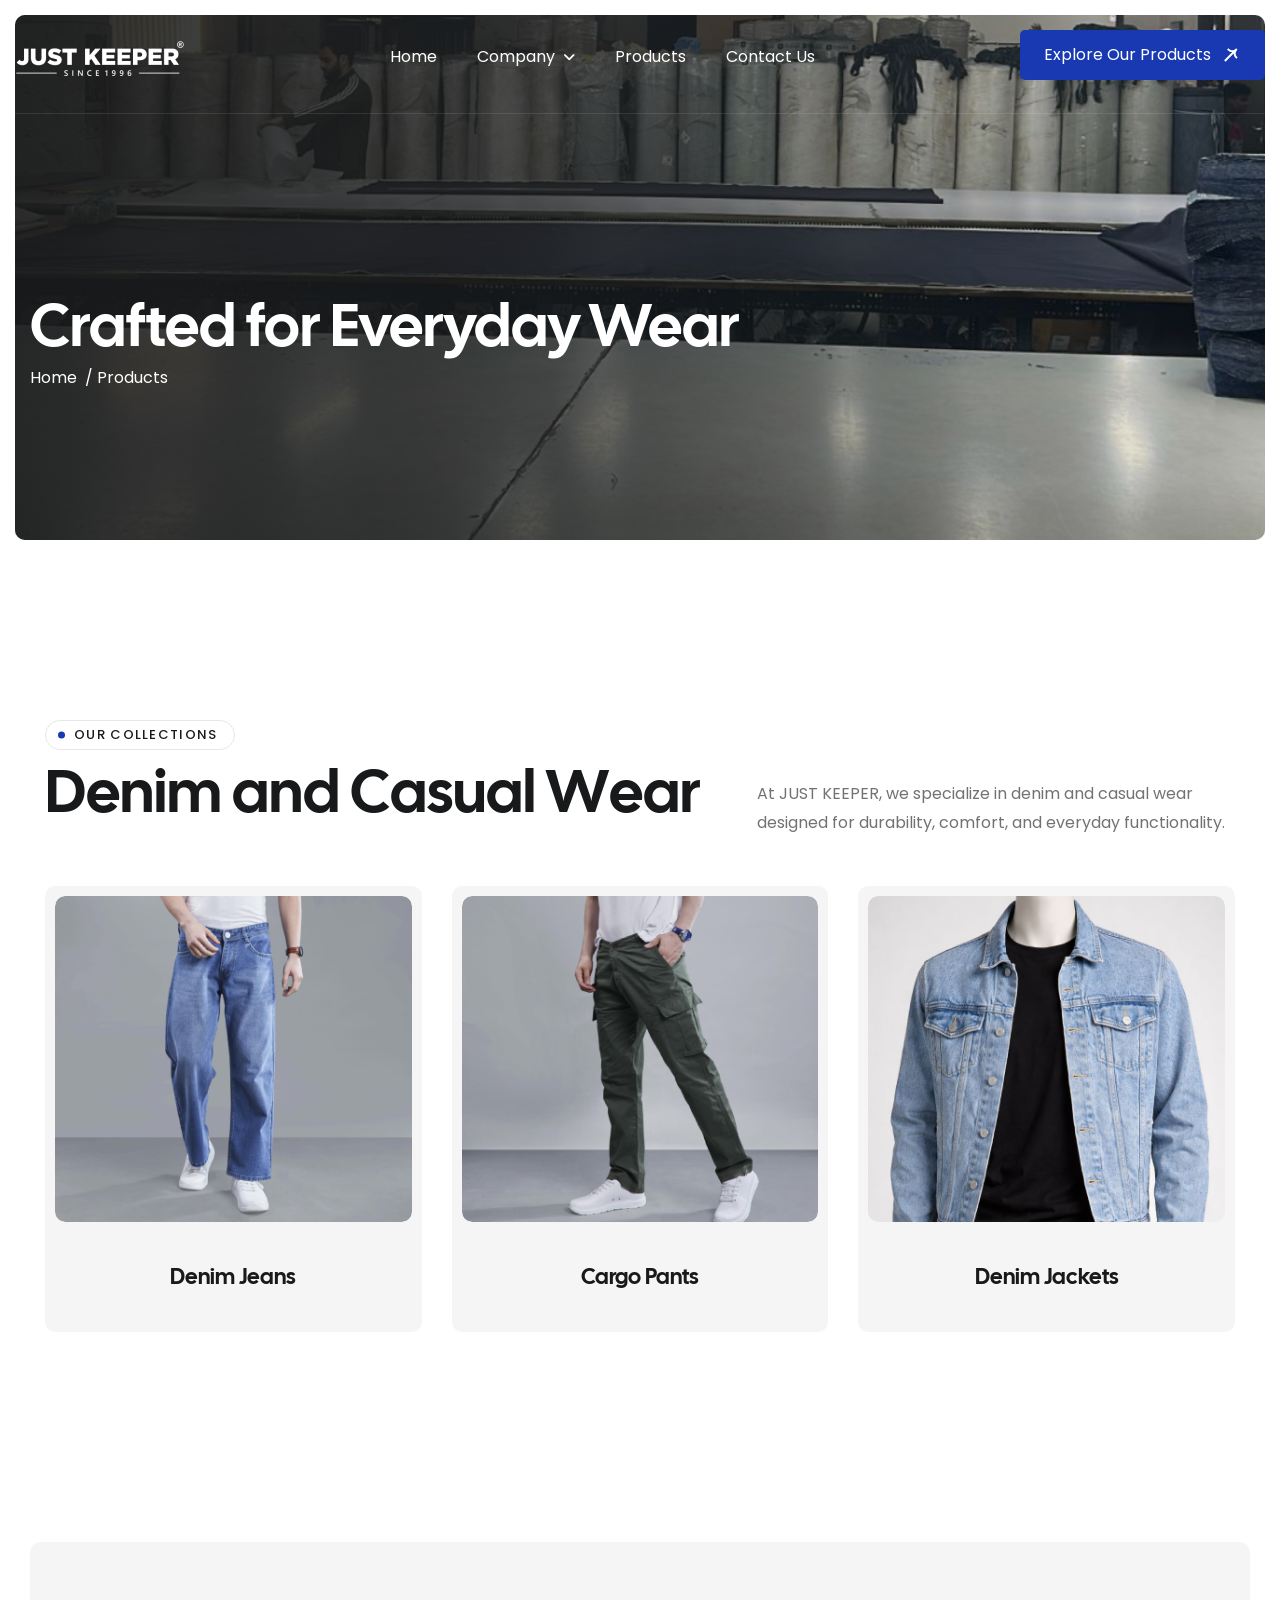
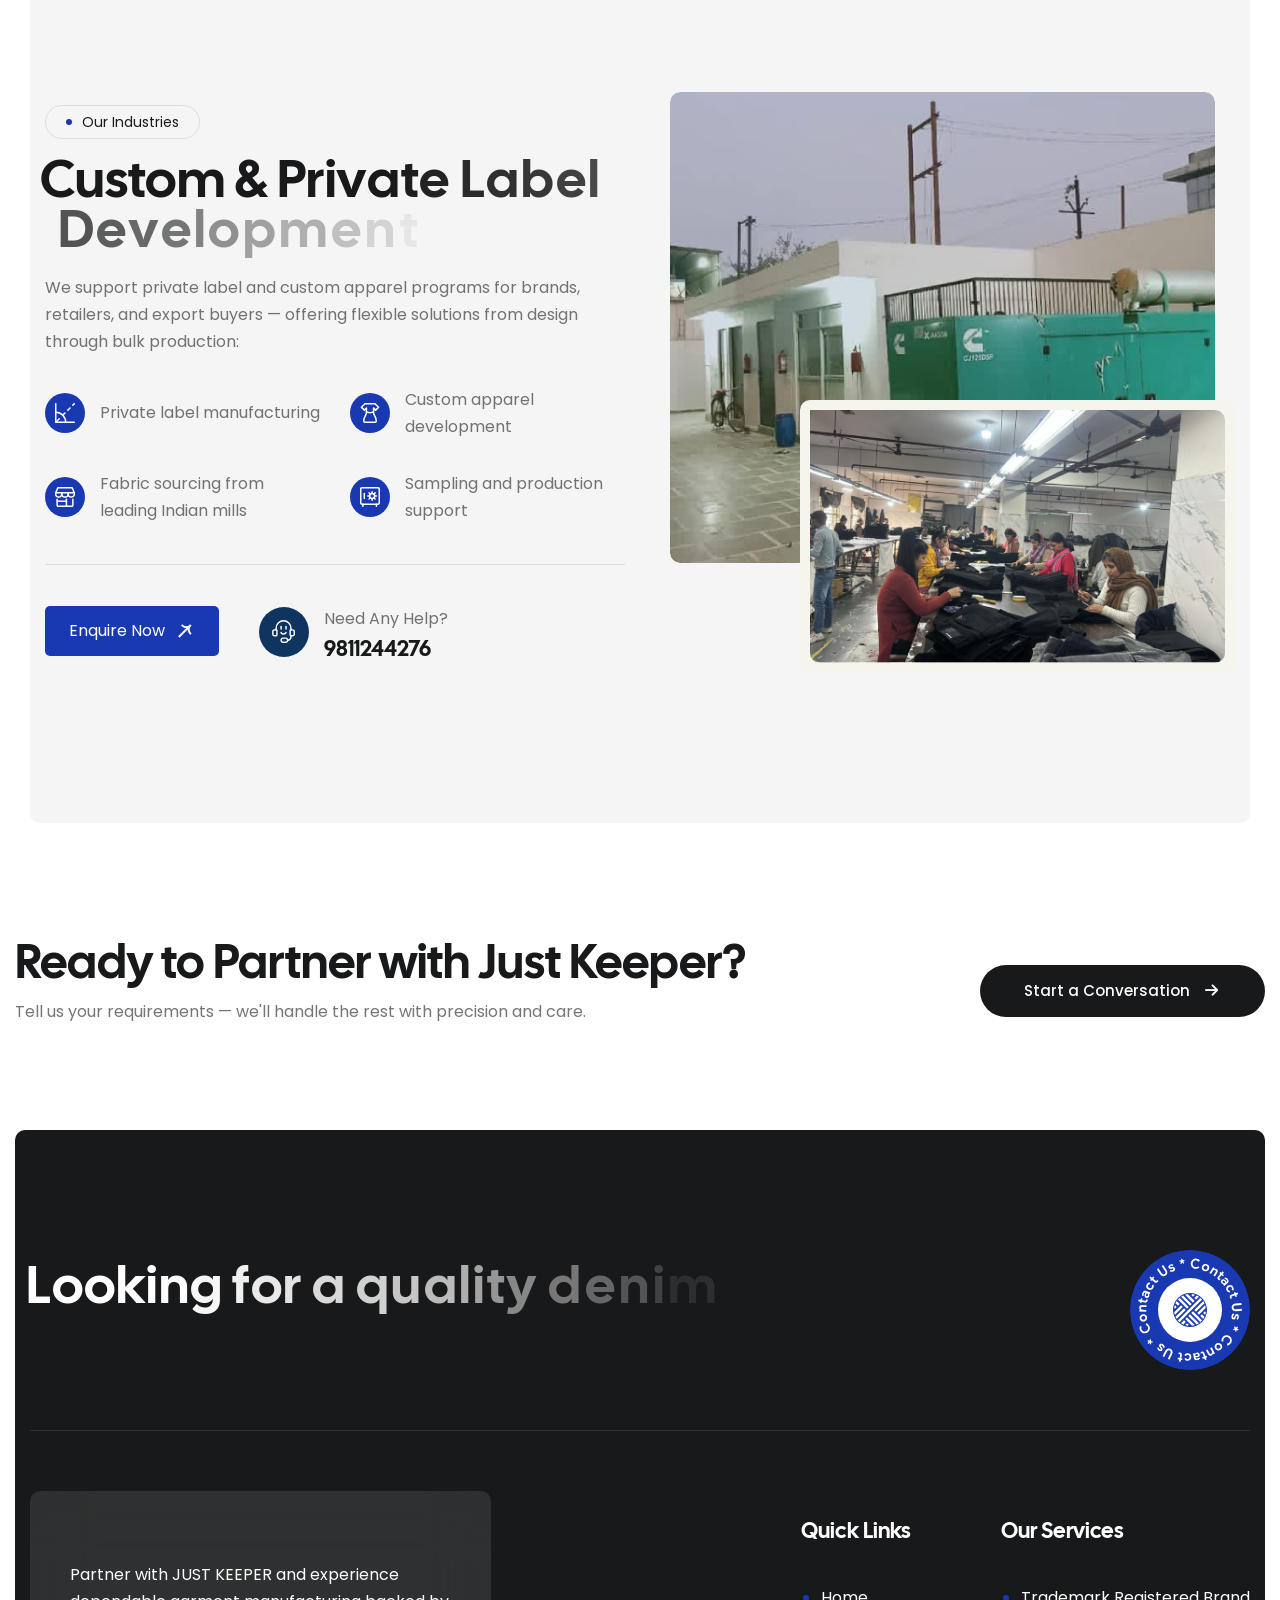
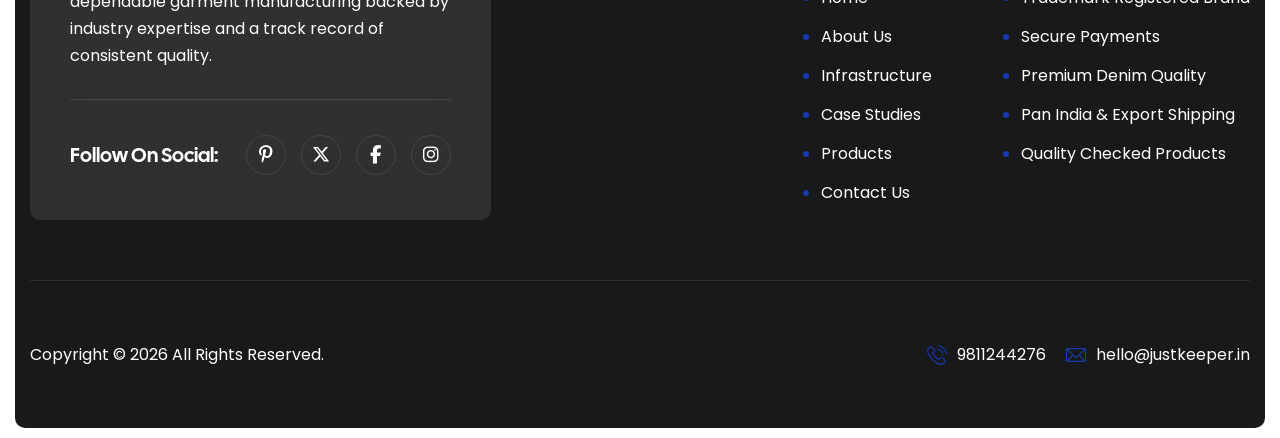
<file: products.html>
<!doctype html>
<html lang="zxx">
  <head>
    <!-- Meta -->
    <meta charset="utf-8" />
    <meta http-equiv="X-UA-Compatible" content="IE=edge" />
    <meta
      name="viewport"
      content="width=device-width, initial-scale=1.0, maximum-scale=1"
    />
    <meta
      name="description"
      content="JUST KEEPER products - denim jeans, cargo pants, denim jackets, and custom & private label development for brands and export buyers."
    />
    <meta name="keywords" content="" />
    <meta name="author" content="Awaiken" />
    <!-- Page Title -->
    <title>Products - Just Keeper</title>
    <!-- Favicon Icon -->
    <link
      rel="shortcut icon"
      type="image/x-icon"
      href="images/logo/New Project.png"
    />
    <!-- Google Fonts Css-->
    <link rel="preconnect" href="https://fonts.googleapis.com/" />
    <link rel="preconnect" href="https://fonts.gstatic.com/" crossorigin />
    <link
      href="https://fonts.googleapis.com/css2?family=Cal+Sans&amp;family=Poppins:ital,wght@0,100;0,200;0,300;0,400;0,500;0,600;0,700;0,800;0,900;1,100;1,200;1,300;1,400;1,500;1,600;1,700;1,800;1,900&amp;display=swap"
      rel="stylesheet"
    />
    <!-- Bootstrap Css -->
    <link href="css/bootstrap.min.css" rel="stylesheet" media="screen" />
    <!-- SlickNav Css -->
    <link href="css/slicknav.min.css" rel="stylesheet" />
    <!-- Swiper Css -->
    <link rel="stylesheet" href="css/swiper-bundle.min.css" />
    <!-- Font Awesome Icon Css-->
    <link href="css/all.min.css" rel="stylesheet" media="screen" />
    <!-- Animated Css -->
    <link href="css/animate.css" rel="stylesheet" />
    <!-- Magnific Popup Core Css File -->
    <link rel="stylesheet" href="css/magnific-popup.css" />
    <!-- Mouse Cursor Css File -->
    <link rel="stylesheet" href="css/mousecursor.css" />
    <!-- Main Custom Css -->
    <link href="css/custom.css" rel="stylesheet" media="screen" />
    <link href="css/responsive.css" rel="stylesheet" media="screen" />

    <link
      rel="stylesheet"
      href="https://cdnjs.cloudflare.com/ajax/libs/font-awesome/6.5.1/css/all.min.css"
    />

    <style>
      h1,
      h2,
      h3,
      h4,
      h5,
      h6 {
        line-height: 50px;
      }
      p {
        font-size: 16px;
        line-height: 1.7;
      }

      .section-title h1 {
        font-size: 53px;
      }

      /* ---- Page-specific helpers (Products) ---- */
      .page-header-tagline {
        display: block;
        color: var(--white-color);
        opacity: 0.85;
        font-size: 18px;
        font-weight: 400;
        margin: 0 0 18px;
      }
      .content-image {
        display: block;
      }
      .content-image img {
        width: 100%;
        border-radius: 20px;
        object-fit: cover;
        display: block;
        height: 400px;
      }
      .content-image.ratio-wide img {
        aspect-ratio: 1 / 0.6;
      }
      .content-image.ratio-tall img {
        aspect-ratio: 1 / 0.85;
      }
      .check-list-plain {
        list-style: none;
        padding: 0;
        margin: 22px 0 0;
      }
      .check-list-plain li {
        position: relative;
        padding-left: 32px;
        margin-bottom: 14px;
        color: var(--text-color);
        font-size: 16px;
        line-height: 1.6em;
      }
      .check-list-plain li:last-child {
        margin-bottom: 0;
      }
      .check-list-plain li i {
        position: absolute;
        left: 0;
        top: 4px;
        color: var(--accent-color);
      }
      .collection-row {
        padding: 30px 0;
        border-bottom: 1px solid var(--divider-color);
        height: 500px;
      }
      .collection-row:last-child {
        border-bottom: none;
      }
      .collection-index {
        display: inline-flex;
        align-items: center;
        gap: 10px;
        color: black;
        font-family: var(--accent-font);
        font-size: 24px;
        letter-spacing: 0.06em;
        text-transform: uppercase;
        margin-bottom: 14px;
        padding-bottom: 15px;
      }
      .cta-banner-box {
        padding: 90px 0;
        text-align: center;
      }
      .cta-banner-box .section-title {
        margin-bottom: 35px;
      }
    </style>
  </head>

  <body>
    <!-- Preloader Start -->
    <!-- <div class="preloader">
		<div class="loading-container">
			<div class="loading"></div>
			<div id="loading-icon"><img src="images/loader.svg" alt=""></div>
		</div>
	</div> -->
    <!-- Preloader End -->

    <!-- Header Start -->
    <header class="main-header">
      <div class="header-sticky">
        <nav class="navbar navbar-expand-lg">
          <div class="container">
            <a class="navbar-brand" href="index.html">
              <img src="images/logo/main-resize.png" alt="" />
            </a>

            <div class="collapse navbar-collapse main-menu">
              <div class="nav-menu-wrapper">
                <ul class="navbar-nav mr-auto" id="menu">
                  <li class="nav-item">
                    <a class="nav-link" href="index.html">Home</a>
                  </li>
                  <li class="nav-item submenu">
                    <a class="nav-link" href="#">Company</a>
                    <ul>
                      <li class="nav-item">
                        <a class="nav-link" href="about.html">About Us</a>
                      </li>
                      <li class="nav-item">
                        <a class="nav-link" href="infrastructure.html"
                          >Infrastructure</a
                        >
                      </li>
                      <li class="nav-item">
                        <a class="nav-link" href="case-studies.html"
                          >Case Studies</a
                        >
                      </li>
                    </ul>
                  </li>
                  <li class="nav-item">
                    <a class="nav-link" href="products.html">Products</a>
                  </li>
                  <li class="nav-item">
                    <a class="nav-link" href="contact.html">Contact Us</a>
                  </li>
                </ul>
              </div>

              <div class="header-btn">
                <a href="products.html" class="btn-slide-left-right"
                  >Explore Our Products</a
                >
              </div>
            </div>
            <div class="navbar-toggle"></div>
          </div>
        </nav>
        <div class="responsive-menu"></div>
      </div>
    </header>
    <!-- Header End -->

    <!-- Page Header Start -->
    <div class="page-header">
      <div class="container">
        <div class="row">
          <div class="col-lg-12">
            <div class="page-header-box">
              <h1 class="wow fadeInUp">Crafted for Everyday Wear</h1>
              <!-- <span class="page-header-tagline wow fadeInUp" data-wow-delay="0.1s">Designed for Comfort & Built to Last</span> -->
              <ol class="breadcrumb">
                <li class="breadcrumb-item"><a href="index.html">Home</a></li>
                <li class="breadcrumb-item active" aria-current="page">
                  / Products
                </li>
              </ol>
            </div>
          </div>
        </div>
      </div>
    </div>
    <!-- Page Header End -->

    <!-- Intro Section Start -->
    <!-- <div class="about-us-prime" style="margin-bottom: 90px;">
		<div class="container">
			<div class="row align-items-center">
				<div class="col-xl-6">
					<div class="content-image ratio-wide">
						<figure class="image-anime">
							<img src="https://images.unsplash.com/photo-1645380672072-43f44d5ee29d?auto=format&fit=crop&w=1400&q=80" alt="Folded denim jeans, JUST KEEPER products">
						</figure>
					</div>
				</div>
				<div class="col-xl-6">
					<div class="section-title">
						<span class="section-sub-title wow fadeInUp">Our Products</span>
						<h1 class="text-anime-style-3" data-cursor="-opaque">Crafted for Everyday Wear</h1>
						<p class="wow fadeInUp" data-wow-delay="0.2s">From denim jeans to cargo pants and jackets, our products combine strong materials, modern fits, and practical functionality.</p>
					</div>
				</div>
			</div>
		</div>
	</div> -->
    <!-- Intro Section End -->

    <!-- Our Collections Section Start -->
    <div class="abt-section sm-pt-70px sm-pb-50px">
      <div class="container">
        <div class="row mb-4">
          <div class="col-lg-7 abt-reveal">
            <span class="abt-section-tag">Our Collections</span>

            <h1
              class="text-anime-style-3 sm-fs-26px"
              data-cursor="-opaque"
              style="font-size: 60px"
            >
              Denim and Casual Wear
            </h1>
          </div>
          <div class="col-lg-5 abt-reveal sm-mt-20px" style="margin-top: 60px">
            <p class="abt-section-desc">
              At JUST KEEPER, we specialize in denim and casual wear designed
              for durability, comfort, and everyday functionality.
            </p>
          </div>
        </div>

        <!-- Denim Jeans -->
        <div class="row">
          <div class="col-xl-4 col-md-6">
            <!-- Service Item Start -->
            <div class="service-item wow fadeInUp">
              <!-- Service Item Image Start -->
              <div class="service-item-image">
                <a href="product-detail.html" data-cursor-text="Click">
                  <figure class="image-anime">
                    <img src="images/justkeeper-denimjeans.png" alt="" />
                  </figure>
                </a>
              </div>
              <!-- Service Item Image End -->

              <!-- Service Item Title Start -->
              <div class="service-item-title">
                <h2><a href="product-detail.html">Denim Jeans</a></h2>
              </div>
              <!-- Service Item Title End -->
            </div>
            <!-- Service Item End -->
          </div>

          <div class="col-xl-4 col-md-6">
            <!-- Service Item Start -->
            <div class="service-item wow fadeInUp" data-wow-delay="0.2s">
              <!-- Service Item Image Start -->
              <div class="service-item-image">
                <a href="product-detail.html" data-cursor-text="Click">
                  <figure class="image-anime">
                    <img src="images/justkeeper-cargo.png" alt="" />
                  </figure>
                </a>
              </div>
              <!-- Service Item Image End -->

              <!-- Service Item Title Start -->
              <div class="service-item-title">
                <h2><a href="product-detail.html">Cargo Pants</a></h2>
              </div>
              <!-- Service Item Title End -->
            </div>
            <!-- Service Item End -->
          </div>

          <div class="col-xl-4 col-md-6">
            <!-- Service Item Start -->
            <div class="service-item wow fadeInUp" data-wow-delay="0.4s">
              <!-- Service Item Image Start -->
              <div class="service-item-image">
                <a href="product-detail.html" data-cursor-text="Click">
                  <figure class="image-anime">
                    <img src="images/justkeeper-denimjacket-02.png" alt="" />
                  </figure>
                </a>
              </div>
              <!-- Service Item Image End -->

              <!-- Service Item Title Start -->
              <div class="service-item-title">
                <h2><a href="product-detail.html">Denim Jackets</a></h2>
              </div>
              <!-- Service Item Title End -->
            </div>
            <!-- Service Item End -->
          </div>
        </div>
      </div>
    </div>
    <!-- Our Collections Section End -->

    <!-- Custom & Private Label Section Start -->
    <div
      class="abt-section sm-pt-70px sm-pb-70px"
      style="background-color: #f5f5f5"
    >
      <div class="container">
        <div class="row align-items-center">
          <div class="col-xl-6">
            <!-- Our Industries Contant Start -->
            <div class="our-industries-content">
              <!-- Section Title Start -->
              <div class="section-title">
                <span class="section-sub-title wow fadeInUp"
                  >Our Industries</span
                >
                <h1 class="text-anime-style-3" data-cursor="-opaque">
                  Custom & Private Label Development
                </h1>
                <!-- -->
                <p class="wow fadeInUp" data-wow-delay="0.2s">
                  We support private label and custom apparel programs for
                  brands, retailers, and export buyers — offering flexible
                  solutions from design through bulk production:
                </p>
              </div>
              <!-- Section Title End -->

              <!-- Industries Body Item List Start -->
              <div
                class="industries-body-item-list wow fadeInUp sm-pt-20px"
                data-wow-delay="0.4s"
              >
                <!-- Industries Body Item Start -->
                <div class="industries-body-item">
                  <div class="icon-box">
                    <img src="images/icon-industries-body-item-1.svg" alt="" />
                  </div>
                  <div class="industries-body-item-content">
                    <p>Private label manufacturing</p>
                  </div>
                </div>
                <!-- Industries Body Item End -->

                <!-- Industries Body Item Start -->
                <div class="industries-body-item">
                  <div class="icon-box">
                    <img src="images/icon-industries-body-item-2.svg" alt="" />
                  </div>
                  <div class="industries-body-item-content">
                    <p>Custom apparel development</p>
                  </div>
                </div>
                <!-- Industries Body Item End -->

                <!-- Industries Body Item Start -->
                <div class="industries-body-item">
                  <div class="icon-box">
                    <img src="images/icon-industries-body-item-3.svg" alt="" />
                  </div>
                  <div class="industries-body-item-content">
                    <p>Fabric sourcing from leading Indian mills</p>
                  </div>
                </div>
                <!-- Industries Body Item End -->

                <!-- Industries Body Item Start -->
                <div class="industries-body-item">
                  <div class="icon-box">
                    <img src="images/icon-industries-body-item-4.svg" alt="" />
                  </div>
                  <div class="industries-body-item-content">
                    <p>Sampling and production support</p>
                  </div>
                </div>
                <!-- Industries Body Item End -->
              </div>
              <!-- Industries Body List Item End -->

              <!-- Industries Footer Box Start -->
              <div
                class="industries-footer-box wow fadeInUp"
                data-wow-delay="0.6s"
              >
                <!-- Industries Button Start -->
                <div class="industries-btn">
                  <a href="contact.html" class="btn-slide-left-right"
                    >Enquire Now</a
                  >
                </div>
                <!-- Industries Button End -->

                <!-- Industries Contact Box Start -->
                <div class="industries-contact-box">
                  <div class="icon-box">
                    <img src="images/icon-headphone-white.svg" alt="" />
                  </div>
                  <div class="industries-contact-box-content">
                    <p>Need Any Help?</p>
                    <h3><a href="tel:9811244276">9811244276</a></h3>
                  </div>
                </div>
                <!-- Industries Contact Box End -->
              </div>
              <!-- Industries Footer Box End -->
            </div>
            <!-- Our Industries Contant End -->
          </div>

          <div class="col-xl-6">
            <!-- Industries Image Box Start -->
            <div
              class="industries-image-box wow fadeInUp"
              data-wow-delay="0.2s"
            >
              <!-- Industries Image Box 1 Start -->
              <div class="industries-image-box-1">
                <!-- Industries Image Start -->
                <div class="industries-image">
                  <figure class="image-anime">
                    <!-- <img src="images/industries-image-1.jpg" alt=""> -->
                    <img
                      src="images/justkeeper-manufacturing-unit.png"
                      alt=""
                    />
                  </figure>
                </div>
                <!-- Industries Image End -->
              </div>
              <!-- Industries Image Box 1 End -->

              <!-- Industries Image Box 2 Start -->
              <div class="industries-image-box-2">
                <!-- Industries Image Start -->
                <div class="industries-image">
                  <figure class="image-anime">
                    <!-- <img src="images/industries-image-2.jpg" alt=""> -->
                    <img
                      src="images/justkeeper-manufacturing-unit-01.png"
                      alt=""
                    />
                  </figure>
                </div>
              </div>
              <!-- Industries Image Box 2 End -->
            </div>
            <!-- Industries Image Box End -->
          </div>
        </div>
      </div>
    </div>
    <!-- Custom & Private Label Section End -->

    <!-- CTA Section Start -->
    <section class="abt-cta-section sm-pt-70px sm-pb-70px">
      <div class="container">
        <div class="row align-items-center g-4">
          <div class="col-lg-8 abt-reveal">
            <h2 class="abt-cta-title">Ready to Partner with Just Keeper?</h2>
            <p class="abt-cta-sub">
              Tell us your requirements — we'll handle the rest with precision
              and care.
            </p>
          </div>
          <div class="col-lg-4 text-lg-end abt-reveal abt-reveal-d2">
            <a href="contact.html" class="abt-cta-btn"
              >Start a Conversation <i class="fa-solid fa-arrow-right"></i
            ></a>
          </div>
        </div>
      </div>
    </section>

    <!-- CTA Section End -->

    <!-- Main Footer Start -->
    <footer class="main-footer-gold bg-section dark-section">
      <div class="container">
        <div class="row align-items-center">
          <div class="col-lg-12">
            <div class="footer-header-gold">
              <div class="section-title">
                <h1 class="text-anime-style-3" data-cursor="-opaque">
                  Looking for a quality denim products?
                </h1>
              </div>
              <div class="contact-us-circle-gold">
                <a href="contact.html"
                  ><img src="images/contact-us-circle-gold.svg" alt=""
                /></a>
              </div>
            </div>
          </div>

          <div class="col-xl-5">
            <div class="about-footer-gold">
              <div class="footer-logo-gold">
                <!-- <img src="images/logo.svg" alt=""> -->
              </div>
              <div class="about-footer-content-gold">
                <p>
                  Partner with JUST KEEPER and experience dependable garment
                  manufacturing backed by industry expertise and a track record
                  of consistent quality.
                </p>
              </div>
              <div class="footer-social-links-gold">
                <h2>Follow On Social:</h2>
                <ul>
                  <li>
                    <a href="#"><i class="fa-brands fa-pinterest-p"></i></a>
                  </li>
                  <li>
                    <a href="#"><i class="fa-brands fa-x-twitter"></i></a>
                  </li>
                  <li>
                    <a href="#"><i class="fa-brands fa-facebook-f"></i></a>
                  </li>
                  <li>
                    <a href="#"><i class="fa-brands fa-instagram"></i></a>
                  </li>
                </ul>
              </div>
            </div>
          </div>

          <div class="col-xl-7">
            <div class="footer-links-box-gold">
              <div class="footer-links-gold">
                <h2>Quick Links</h2>
                <ul>
                  <li><a href="index.html">Home</a></li>
                  <li><a href="about.html">About Us</a></li>
                  <li><a href="infrastructure.html">Infrastructure</a></li>
                  <li><a href="case-studies.html">Case Studies</a></li>
                  <li><a href="products.html">Products</a></li>
                  <li><a href="contact.html">Contact Us</a></li>
                </ul>
              </div>

              <div class="footer-links-gold">
                <h2>Our Services</h2>
                <ul>
                  <li>Trademark Registered Brand</li>
                  <li>Secure Payments</li>
                  <li>Premium Denim Quality</li>
                  <li>Pan India & Export Shipping</li>
                  <li>Quality Checked Products</li>
                </ul>
              </div>
            </div>
          </div>

          <div class="col-xl-12">
            <div class="footer-copyright-gold">
              <div class="footer-copyright-text-gold">
                <p>Copyright © 2026 All Rights Reserved.</p>
              </div>
              <div class="footer-contact-item-list-gold">
                <ul>
                  <li>
                    <img
                      src="images/icon-phone-accent-secondary.svg"
                      alt=""
                    /><a href="tel:9811244276">9811244276</a>
                  </li>
                  <li>
                    <img src="images/icon-mail-accent-secondary.svg" alt="" /><a
                      href="mailto:hello@justkeeper.in"
                      >hello@justkeeper.in</a
                    >
                  </li>
                </ul>
              </div>
            </div>
          </div>
        </div>
      </div>
    </footer>
    <!-- Main Footer End -->

    <!-- Jquery Library File -->
    <script src="js/jquery-3.7.1.min.js"></script>
    <!-- Bootstrap js file -->
    <script src="js/bootstrap.min.js"></script>
    <!-- Validator js file -->
    <script src="js/validator.min.js"></script>
    <!-- SlickNav js file -->
    <script src="js/jquery.slicknav.js"></script>
    <!-- Swiper js file -->
    <script src="js/swiper-bundle.min.js"></script>
    <!-- Counter js file -->
    <script src="js/jquery.waypoints.min.js"></script>
    <script src="js/jquery.counterup.min.js"></script>
    <!-- Magnific js file -->
    <script src="js/jquery.magnific-popup.min.js"></script>
    <!-- SmoothScroll -->
    <script src="js/SmoothScroll.js"></script>
    <!-- Parallax js -->
    <script src="js/parallaxie.js"></script>
    <!-- MagicCursor js file -->
    <script src="js/gsap.min.js"></script>
    <script src="js/magiccursor.js"></script>
    <!-- Text Effect js file -->
    <script src="js/SplitText.min.js"></script>
    <script src="js/ScrollTrigger.min.js"></script>
    <!-- YTPlayer js File -->
    <script src="js/jquery.mb.YTPlayer.min.js"></script>
    <!-- Wow js file -->
    <script src="js/wow.min.js"></script>
    <!-- Main Custom js file -->
    <script src="js/function.js"></script>
  </body>
</html>
</file>
<file: css/custom.css>
/* ----------------------------------------------------------------------------------------
* Author        : Awaiken
* Template Name : Yarnex - Textile & Fabric Manufacturing HTML Template
* File          : CSS File
* Version       : 1.0
* ---------------------------------------------------------------------------------------- */
/* INDEX
----------------------------------------------------------------------------------------
01. Global Variables
02. General css
03. Header css
04. Hero css
05. About Us css
06. Our Services css
07. Our Industries css
08. Why Choose Us css
09. Our Projects css
10. How It Work css
11. Our Pricing css
12. Our FAQ's css
13. CTA Box css
14. Our Testimonials css
15. Our Blog css
16. Footer css
17. About Us Page css
18. Services Page css
19. Service Single css
20. Blog Archive css
21. Blog Single css
22. Projects Page css
23. Project Single css
24. Team Page css
25. Team Single css
26. Pricing Page css
27. Testimonials Page css
28. Image Gallery css
29. Video Gallery css
30. FAQ's Page css
31. Contact Us Page css
32. 404 Error Page css
33.	Responsive css
34. Home - Version 2 css
35. Home - Version 3 css
-------------------------------------------------------------------------------------- */

/************************************/
/*** 	 01. Global Variables	  ***/
/************************************/

:root {
  --primary-color: #18191a;
  --secondary-color: #ffffff;
  --bg-color: #f6f5ed;
  --text-color: #727272;
  --accent-color: #0d3560;
  --accent-secondary-color: #1839b1;
  --white-color: #ffffff;
  --divider-color: #18191a1a;
  --dark-divider-color: #ffffff1a;
  --error-color: rgb(230, 87, 87);
  --default-font: "Poppins", sans-serif;
  --accent-font: "Cal Sans", serif;
}

/************************************/
/*** 	   02. General css		  ***/
/************************************/

html,
body {
  width: 100%;
  overflow-x: clip;
}

body {
  font-family: var(--default-font);
  font-size: 16px;
  font-weight: 400;
  line-height: 1em;
  color: var(--text-color);
  background: var(--white-color);
}

::-webkit-scrollbar-track {
  background-color: var(--primary-color);
  border-left: 1px solid var(--primary-color);
}

::-webkit-scrollbar {
  width: 7px;
  background-color: var(--primary-color);
}

::-webkit-scrollbar-thumb {
  background: var(--accent-secondary-color);
}

::selection {
  color: var(--white-color);
  background-color: var(--accent-color);
  filter: invert(1);
}

p {
  line-height: 1.6em;
  margin-bottom: 1.5em;
}

h1,
h2,
h3,
h4,
h5,
h6 {
  font-family: var(--accent-font);
  font-weight: 400;
  line-height: 1.2em;
  color: var(--primary-color);
  margin: 0;
}

figure {
  margin: 0;
}

img {
  max-width: 100%;
}

a {
  text-decoration: none;
}

a:hover {
  text-decoration: none;
  outline: 0;
}

a:focus {
  text-decoration: none;
  outline: 0;
}

.container {
  max-width: 1300px;
}

.container,
.container-fluid,
.container-lg,
.container-md,
.container-sm,
.container-xl,
.container-xxl {
  padding-right: 15px;
  padding-left: 15px;
}

.image-anime {
  position: relative;
  overflow: hidden;
}

.image-anime:after {
  content: "";
  position: absolute;
  width: 200%;
  height: 0%;
  left: 50%;
  top: 50%;
  background-color: rgba(255, 255, 255, 0.3);
  transform: translate(-50%, -50%) rotate(-45deg);
  z-index: 1;
}

.image-anime:hover:after {
  height: 250%;
  transition: all 600ms linear;
  background-color: transparent;
}

.reveal {
  position: relative;
  display: -webkit-inline-box;
  display: -ms-inline-flexbox;
  display: inline-flex;
  visibility: hidden;
  overflow: hidden;
}

.reveal img {
  height: 100%;
  width: 100%;
  -o-object-fit: cover;
  object-fit: cover;
  -webkit-transform-origin: left;
  transform-origin: left;
}

.row {
  margin-right: -15px;
  margin-left: -15px;
}

.row > * {
  padding-right: 15px;
  padding-left: 15px;
}

.row.no-gutters {
  margin-right: 0px;
  margin-left: 0px;
}

.row.no-gutters > * {
  padding-right: 0px;
  padding-left: 0px;
}

.btn-default {
  position: relative;
  display: inline-block;
  font-family: var(--accent-font);
  font-size: 16px;
  font-weight: 400;
  line-height: 1.25em;
  text-transform: capitalize;
  background: var(--accent-color);
  color: var(--white-color);
  border-radius: 100px;
  padding: 15px 24px;
  margin-right: 50px;
  border: none;
  transition: all 0.4s ease-in-out;
  z-index: 1;
}

.btn-default:hover {
  background: var(--accent-secondary-color);
}

.btn-default::before {
  content: "";
  position: absolute;
  top: 50%;
  right: -50px;
  width: 50px;
  height: 50px;
  border-radius: 50%;
  background-color: var(--accent-secondary-color);
  background-image: url("../images/arrow-white.svg");
  background-repeat: no-repeat;
  background-position: center center;
  background-size: 24px auto;
  transform: translateY(-50%);
  transition: all 0.4s ease-in-out;
}

.btn-default:hover:before {
  transform: translateY(-50%) rotate(45deg);
  background-color: var(--accent-color);
}

.btn-default::after {
  content: "";
  position: absolute;
  top: 0;
  bottom: 0;
  left: 50%;
  right: 50%;
  width: 0;
  height: 100%;
  border-radius: 100px;
  opacity: 0;
  background: var(--accent-secondary-color);
  transition: all 0.4s ease-in-out;
  z-index: -1;
}

.btn-default:hover:after {
  width: 100%;
  left: 0;
  right: 0;
  opacity: 1;
}

.readmore-btn {
  font-family: var(--accent-font);
  position: relative;
  display: inline-block;
  font-weight: 400;
  line-height: 1.6em;
  text-transform: capitalize;
  color: var(--primary-color);
  padding-right: 34px;
  transition: all 0.4s ease-in-out;
}

.readmore-btn::before {
  content: "";
  position: absolute;
  top: 50%;
  transform: translateY(-50%);
  right: 0px;
  height: 24px;
  width: 24px;
  background-color: var(--accent-color);
  background-image: url("../images/arrow-white.svg");
  background-repeat: no-repeat;
  background-position: center center;
  background-size: 14px auto;
  border-radius: 100px;
  transition: all 0.4s ease-in-out;
}

.readmore-btn:hover::before {
  transform: translateY(-50%) rotate(45deg);
}

.cb-cursor:before {
  background: var(--accent-secondary-color);
}

.preloader {
  position: fixed;
  top: 0;
  left: 0;
  right: 0;
  bottom: 0;
  z-index: 1000;
  background: var(--primary-color);
  display: flex;
  align-items: center;
  justify-content: center;
}

.loading-container,
.loading {
  height: 100px;
  position: relative;
  width: 100px;
  border-radius: 100%;
}

.loading-container {
  margin: 40px auto;
}

.loading {
  border: 1px solid transparent;
  border-color: transparent var(--white-color) transparent var(--white-color);
  animation: rotate-loading 1.5s linear 0s infinite normal;
  transform-origin: 50% 50%;
}

.loading-container:hover .loading,
.loading-container .loading {
  transition: all 0.5s ease-in-out;
}

#loading-icon {
  position: absolute;
  top: 50%;
  left: 50%;
  max-width: 66px;
  transform: translate(-50%, -50%);
}

@keyframes rotate-loading {
  0% {
    transform: rotate(0deg);
  }
  100% {
    transform: rotate(360deg);
  }
}

.bg-section {
  width: 100%;
  max-width: 1820px;
  background-color: #f6f5ed;
  /* background-image: url('../images/bg-section-bg-image.png'); */
  background-repeat: no-repeat;
  background-position: center center;
  background-size: cover;
  border-radius: 10px;
  margin: 0 auto;
}

.bg-section .container-fluid {
  padding: 0;
}

.dark-section {
  background-color: var(--primary-color);
  /* background-image: url('../images/dark-section-bg-image.png'); */
  background-repeat: no-repeat;
  background-position: top center;
  background-size: cover;
}

.section-row {
  margin-bottom: 60px;
}

.section-row .section-title {
  margin-bottom: 0;
}

.section-row .section-title.section-title-center {
  width: 100%;
  max-width: 700px;
  margin: 0 auto;
  text-align: center;
}

.section-btn {
  text-align: right;
}

.section-content-btn .section-btn {
  margin-top: 30px;
  text-align: left;
}

.section-title-content p {
  margin-bottom: 20px;
}

.section-title-content p:last-child {
  margin-bottom: 0;
}

.section-title {
  margin-bottom: 40px;
}

.section-title .section-sub-title {
  position: relative;
  display: inline-block;
  font-size: 14px;
  font-weight: 400;
  text-transform: capitalize;
  line-height: 1em;
  color: var(--primary-color);
  border: 1px solid var(--divider-color);
  border-radius: 100px;
  padding: 9px 20px 9px 36px;
  margin-bottom: 15px;
}

.dark-section .section-title .section-sub-title {
  border-color: var(--dark-divider-color);
}

.section-title .section-sub-title::before {
  content: "";
  position: absolute;
  left: 20px;
  top: 50%;
  transform: translateY(-50%);
  background: var(--accent-secondary-color);
  border-radius: 50%;
  width: 6px;
  height: 6px;
}

.section-title.section-sub-heading,
.section-title.section-sub-heading .section-sub-title {
  margin-bottom: 0;
}

.section-title h1 {
  font-size: 60px;
  margin-bottom: 0;
  cursor: none;
}

.section-title h2 {
  font-size: 48px;
  margin-bottom: 0;
  cursor: none;
}

.section-title p {
  margin-top: 20px;
  margin-bottom: 0;
}
p {
  font-size: 18px;
  line-height: 140%;
  /* letter-spacing: -0.04em; */
  /* text-align: justify; */
}
.max-width-800px {
  max-width: 800px;
}
.dark-section .section-title .section-sub-title,
.dark-section .section-title h1,
.dark-section .section-title h2,
.dark-section .section-title p,
.dark-section .section-title-content p {
  color: var(--white-color);
}

.help-block.with-errors ul {
  margin: 0;
  text-align: left;
}

.help-block.with-errors ul li {
  color: var(--error-color);
  font-weight: 500;
  font-size: 14px;
}

/************************************/
/**** 	    03. Header css		 ****/
/************************************/

header.main-header {
  position: absolute;
  top: 15px;
  left: 15px;
  right: 15px;
  z-index: 100;
}

header.main-header .header-sticky {
  position: relative;
  top: 0px;
  border-bottom: 1px solid var(--dark-divider-color);
  z-index: 100;
}

header.main-header .header-sticky.hide {
  transform: translateY(-100%);
  transition: transform 0.3s ease-in-out;
}

header.main-header .header-sticky.active {
  position: fixed;
  top: 15px;
  left: 15px;
  right: 15px;
  transform: translateY(0);
  background: var(--primary-color);
  border-bottom: 1px solid var(--dark-divider-color);
  border-radius: 20px;
}

.navbar {
  padding: 30px 0px;
  align-items: center;
}

.navbar-brand {
  padding: 0;
  margin: 0;
}

.main-menu .nav-menu-wrapper {
  flex: 1;
  text-align: center;
  margin: 0 1.042vw;
}

.main-menu .nav-menu-wrapper > ul {
  align-items: center;
  display: inline-flex;
}

.main-menu ul li {
  margin: 0 10px;
  position: relative;
}

.main-menu ul li a {
  font-size: 16px;
  font-weight: 400;
  line-height: 1.2em;
  padding: 12px 10px !important;
  color: var(--white-color);
  background: transparent;
  border-radius: 0px;
  text-transform: capitalize;
  transition: all 0.3s ease-in-out;
}

.main-menu ul li.submenu > a:after {
  content: "\f107";
  font-family: "FontAwesome";
  font-weight: 900;
  font-size: 14px;
  margin-left: 8px;
}

.main-menu ul li a:hover,
.main-menu ul li a:focus {
  color: var(--accent-secondary-color);
}

.main-menu ul ul {
  visibility: hidden;
  opacity: 0;
  transform: scale(1, 0.8);
  transform-origin: top;
  padding: 0;
  margin: 0;
  list-style: none;
  width: 235px;
  border-radius: 20px;
  position: absolute;
  left: 0;
  top: 100%;
  background: var(--accent-secondary-color);
  transition: all 0.3s ease-in-out;
  text-align: left;
}

.main-menu ul li.submenu:first-child ul {
  width: 235px;
}

.main-menu ul ul ul {
  left: 100%;
  top: 0;
  text-align: left;
}

.main-menu ul li:hover > ul {
  visibility: visible;
  opacity: 1;
  transform: scale(1, 1);
  padding: 5px 0;
}

.main-menu ul li.submenu ul li.submenu > a:after {
  content: "\f105";
  float: right;
}

.main-menu ul ul li {
  margin: 0;
  padding: 0;
}

.main-menu ul ul li a {
  color: #fff;
  padding: 8px 20px !important;
  transition: all 0.3s ease-in-out;
}

.main-menu ul ul li a:hover,
.main-menu ul ul li a:focus {
  color:#fff;
  background-color: transparent;
  padding: 8px 20px 8px 23px !important;
}

.main-menu ul li.highlighted-menu {
  display: none;
}

.responsive-menu,
.navbar-toggle {
  display: none;
}

.responsive-menu {
  position: relative;
  top: 0;
}

.slicknav_btn {
  background: var(--accent-secondary-color);
  padding: 0;
  display: flex;
  align-items: center;
  justify-content: center;
  width: 38px;
  height: 38px;
  margin: 0;
  border-radius: 6px;
}

.slicknav_icon .slicknav_icon-bar {
  display: block;
  width: 100%;
  height: 3px;
  width: 22px;
  background-color: var(--white-color);
  border-radius: 6px;
  margin: 4px auto !important;
  transition: all 0.1s ease-in-out;
}

.slicknav_icon .slicknav_icon-bar:first-child {
  margin-top: 0 !important;
}

.slicknav_icon .slicknav_icon-bar:last-child {
  margin-bottom: 0 !important;
}

.navbar-toggle
  a.slicknav_btn.slicknav_open
  .slicknav_icon
  span.slicknav_icon-bar:nth-child(1) {
  transform: rotate(-45deg) translate(-5px, 5px);
}

.navbar-toggle
  a.slicknav_btn.slicknav_open
  .slicknav_icon
  span.slicknav_icon-bar:nth-child(2) {
  opacity: 0;
}

.navbar-toggle
  a.slicknav_btn.slicknav_open
  .slicknav_icon
  span.slicknav_icon-bar:nth-child(3) {
  transform: rotate(45deg) translate(-5px, -5px);
}

.slicknav_menu {
  position: absolute;
  width: 100%;
  padding: 0;
  background: var(--accent-secondary-color);
}

.slicknav_menu ul {
  margin: 5px 0;
}

.slicknav_menu ul ul {
  margin: 0;
}

.slicknav_nav .slicknav_row,
.slicknav_nav li a {
  position: relative;
  font-size: 16px;
  font-weight: 400;
  text-transform: capitalize;
  padding: 7px 20px;
  color: var(--white-color);
  line-height: normal;
  margin: 0;
  border-radius: 0 !important;
  transition: all 0.3s ease-in-out;
}

.slicknav_nav a:hover,
.slicknav_nav a:focus,
.slicknav_nav .slicknav_row:hover {
  background-color: transparent;
  color: var(--primary-color);
}

.slicknav_menu ul ul li a {
  padding: 7px 20px 7px 30px;
}

.slicknav_arrow {
  font-size: 0 !important;
}

.slicknav_arrow:after {
  content: "\f107";
  position: absolute;
  font-family: "FontAwesome";
  font-weight: 900;
  font-size: 12px;
  margin-left: 8px;
  color: var(--white-color);
  right: 15px;
  top: 50%;
  transform: translateY(-50%);
  transition: all 0.3s ease-out;
}

.slicknav_open > a .slicknav_arrow:after {
  transform: translateY(-50%) rotate(-180deg);
  color: var(--primary-color);
}

/************************************/
/*** 	    04. Hero css	      ***/
/************************************/

.hero {
  position: relative;
  padding: 280px 0 40px;
  margin: 15px 15px 0;
  overflow: hidden;
  border-radius: 20px;
  z-index: 1;
}

.hero::before {
  content: "";
  position: absolute;
  top: 0;
  left: 0;
  right: 0;
  bottom: 0;
  background: linear-gradient(
    270deg,
    rgba(24, 25, 26, 0) 31.9%,
    rgba(24, 25, 26, 0.81) 68.91%,
    rgba(24, 25, 26, 0.9) 100%
  );
  width: 100%;
  height: 100%;
  z-index: 1;
}

.hero .hero-bg-video {
  position: absolute;
  top: 0;
  right: 0;
  left: 0;
  bottom: 0;
  width: 100%;
  height: 100%;
}

.hero .hero-bg-video video {
  width: 100%;
  height: 100%;
  object-fit: cover;
}

.hero .container {
  position: relative;
  z-index: 2;
}

.hero-contant {
  max-width: 780px;
}

.hero-sub-heading {
  display: inline-flex;
  align-items: center;
  gap: 10px;
  margin-bottom: 20px;
}

.satisfy-client-images {
  display: flex;
  align-items: center;
}

.satisfy-client-image {
  position: relative;
  display: inline-block;
  margin-left: -14px;
  border: 1px solid var(--white-color);
  border-radius: 50%;
  overflow: hidden;
  z-index: 1;
}

.satisfy-client-image:first-child {
  margin: 0;
}

.satisfy-client-image figure {
  display: block;
}

.satisfy-client-image figure img {
  width: 100%;
  max-width: 40px;
  border-radius: 50%;
}

.satisfy-client-image.add-more {
  width: 42px;
  height: 42px;
  background-color: var(--accent-color);
  display: flex;
  justify-content: center;
  align-items: center;
  transition: all 0.3s ease-in-out;
}

.satisfy-client-image.add-more i {
  font-size: 20px;
  color: var(--white-color);
}

.satisfy-client-image.add-more h3 {
  font-size: 16px;
  line-height: 1em;
  color: var(--white-color);
}

.satisfy-client-image.add-more img {
  width: 100%;
  max-width: 16px;
}

.hero-sub-heading .satisfy-client-image figure img {
  max-width: 30px;
}

.hero-sub-heading .satisfy-client-content p {
  color: var(--white-color);
  margin: 0;
}

.hero-content-body {
  display: flex;
  flex-wrap: wrap;
  align-items: center;
  gap: 30px 50px;
}

.video-play-button {
  display: inline-flex;
  align-items: center;
}

.video-play-button a {
  position: relative;
  width: 40px;
  height: 40px;
  background: var(--accent-color);
  color: var(--white-color);
  border-radius: 50%;
  display: flex;
  justify-content: center;
  align-items: center;
  cursor: none;
}

.video-play-button a.bg-effect:before,
.video-play-button a.bg-effect:after {
  content: "";
  position: absolute;
  width: 160%;
  height: 160%;
  border: 35px solid var(--white-color);
  opacity: 50%;
  border-radius: 50%;
  transform: scale(0.6);
  z-index: -1;
  animation: border-zooming 1.2s infinite linear;
}

.video-play-button a.bg-effect:after {
  animation-delay: 0.3s;
}

@keyframes border-zooming {
  100% {
    transform: scale(1);
    opacity: 0;
  }
}

.video-play-button a i {
  font-size: 14px;
  color: inherit;
  margin-left: 2px;
}

.video-play-button span {
  font-family: var(--accent-font);
  color: var(--white-color);
  margin: 0 0 0 20px;
}

.hero-content-footer {
  display: flex;
  flex-wrap: wrap;
  border-top: 1px solid var(--dark-divider-color);
  margin-top: 60px;
  padding-top: 60px;
  gap: 30px 40px;
}

.hero-info-list {
  border-top: 1px solid var(--dark-divider-color);
  margin-top: 170px;
  padding-top: 40px;
}

.hero-info-list ul {
  list-style: none;
  margin: 0;
  padding: 0;
  display: flex;
  flex-wrap: wrap;
  justify-content: center;
  gap: 15px 2.604vw;
}

.hero-info-list ul li {
  position: relative;
  padding-left: 25px;
  color: var(--white-color);
  line-height: 1.5em;
}

.hero-info-list ul li:before {
  content: "\f058";
  position: absolute;
  font-family: "Font Awesome 7 Free";
  font-size: 18px;
  font-weight: 900;
  color: var(--accent-secondary-color);
  top: 0;
  left: 0;
}

/************************************/
/***       05. About Us css       ***/
/************************************/

.about-us {
  padding: 120px 0;
}

.about-us .section-row .section-title.section-title-center {
  max-width: 900px;
}

.about-us-item-list {
  display: flex;
  flex-wrap: wrap;
  gap: 30px;
}

.about-us-item {
  border-radius: 20px;
  overflow: hidden;
}

.about-us-item.box-1,
.about-us-item.box-3 {
  width: calc(25% - 20px);
  background-color: var(--secondary-color);
  display: flex;
  flex-direction: column;
  justify-content: space-between;
  gap: 30px;
  padding: 30px;
}

.about-us-item .icon-box {
  position: relative;
  width: 60px;
  height: 60px;
  background-color: var(--accent-secondary-color);
  border-radius: 50%;
  display: flex;
  align-items: center;
  justify-content: center;
}

.about-us-item .icon-box::before {
  content: "";
  position: absolute;
  top: 0;
  bottom: 0;
  right: 0;
  left: 0;
  background: var(--accent-color);
  border-radius: 50%;
  width: 100%;
  height: 100%;
  transform: scale(0);
  transition: all 0.4s ease-in-out;
  z-index: 0;
}

.about-us-item:hover .icon-box:before {
  transform: scale(1);
}

.about-us-item .icon-box img {
  position: relative;
  width: 100%;
  max-width: 30px;
  z-index: 1;
}

.about-us-item-contant {
  border-top: 1px solid var(--divider-color);
  padding-top: 30px;
}

.about-us-item-contant h3 {
  font-size: 22px;
}

.about-us-item-contant p {
  margin: 10px 0 0;
}

.about-us-item.box-2 {
  position: relative;
  width: calc(50% - 20px);
}

.about-us-item.box-2 figure {
  position: relative;
  display: block;
  height: 100%;
}

.about-us-item.box-2 figure::before {
  content: "";
  position: absolute;
  top: 0;
  left: 0;
  right: 0;
  bottom: 0;
  background: var(--primary-color);
  opacity: 20%;
  width: 100%;
  height: 100%;
  z-index: 1;
}

.about-us-item.box-2 figure img {
  width: 100%;
  height: 100%;
  aspect-ratio: 1 / 0.652;
  object-fit: cover;
}

.about-us-item.box-2 .video-play-button {
  position: absolute;
  top: 50%;
  left: 50%;
  transform: translate(-50%, -50%);
  z-index: 1;
}

.about-us-item.box-2 .video-play-button a {
  width: 70px;
  height: 70px;
  background: var(--accent-secondary-color);
}

.about-us-item.box-2 .video-play-button a i {
  font-size: 24px;
}

.about-rating-box-body {
  margin-top: 30px;
}

.about-rating-counter {
  display: flex;
  flex-wrap: wrap;
  align-items: center;
  gap: 10px;
}

.about-rating-counter i {
  font-size: 20px;
  color: var(--accent-secondary-color);
}

.about-rating-counter h2 {
  font-size: 34px;
  line-height: 1em;
}

.about-rating-counter h2 sub {
  font-size: 16px;
  bottom: 0;
}

.about-rating-counter-content {
  margin-top: 15px;
}

.about-rating-counter-content p {
  margin: 0;
}

.about-rating-btn {
  border-top: 1px solid var(--divider-color);
  padding-top: 30px;
}

.section-footer-text {
  margin-top: 30px;
  text-align: center;
}

.section-footer-text p {
  margin-bottom: 0;
}

.section-footer-text p span {
  font-family: var(--accent-font);
  display: inline-block;
  background: var(--accent-color);
  color: var(--white-color);
  line-height: 1em;
  padding: 4px 10px;
  border-radius: 20px;
  margin-right: 10px;
}

.section-footer-text p a {
  font-weight: 600;
  text-transform: capitalize;
  text-decoration: underline;
  text-underline-offset: 3px;
  color: var(--accent-secondary-color);
  transition: all 0.3s ease-in-out;
}

.section-footer-text p a:hover {
  color: var(--accent-color);
}

.section-footer-text ul {
  width: 100%;
  padding: 0;
  margin: 20px 0 0;
  list-style: none;
}

.section-footer-text ul li {
  display: inline-block;
  font-family: var(--accent-font);
  font-size: 16px;
  font-weight: 400;
  line-height: normal;
  color: var(--primary-color);
  margin-right: 10px;
}

.section-footer-text ul li:last-child {
  margin: 0;
}

.section-footer-text ul li i {
  color: var(--accent-secondary-color);
}

.section-footer-text.section-footer-contact {
  display: flex;
  flex-wrap: wrap;
  align-items: center;
  justify-content: center;
  gap: 10px 20px;
}

.section-footer-text.section-footer-contact span {
  width: 30px;
  height: 30px;
  padding: 0;
  display: inline-flex;
  justify-content: center;
  align-items: center;
  margin-right: 10px;
}

.section-footer-text.section-footer-contact span img {
  width: 100%;
  max-width: 20px;
}

.section-footer-text.section-satisfy-img {
  display: flex;
  flex-wrap: wrap;
  align-items: center;
  justify-content: center;
  gap: 10px;
}

.section-footer-text.section-satisfy-img .satisfy-client-image figure img {
  max-width: 30px;
}

.section-footer-text.section-satisfy-img .satisfy-client-image.add-more {
  width: 32px;
  height: 32px;
  margin-left: -10px;
}

.section-footer-text.section-satisfy-img .satisfy-client-image.add-more img {
  max-width: 16px;
}

.section-footer-text.section-satisfy-img ul {
  margin: 5px 0 0;
}

.dark-section .section-footer-text.section-satisfy-img .satisfy-client-image {
  border-color: var(--primary-color);
}

.dark-section .section-footer-text p,
.dark-section .section-footer-text ul li {
  color: var(--white-color);
}

.dark-section .section-footer-text p a:hover {
  color: var(--white-color);
}

.about-us .section-footer-text {
  margin-top: 60px;
}

/************************************/
/***     06. Our Services css     ***/
/************************************/

.our-services {
  padding: 120px 0;
}

.service-item {
  background: #f5f5f5;
  backdrop-filter: blur(30px);
  -webkit-backdrop-filter: blur(30px);
  border-radius: 10px;
  height: calc(100% - 30px);
  margin-bottom: 30px;
  padding: 10px;
  transition: all 0.4s ease-in-out;
}

.service-item-image {
  margin-bottom: 10px;
}

.service-item-image a {
  display: block;
  border-radius: 20px;
  cursor: none;
}

.service-item-image figure {
  display: block;
  border-radius: 10px;
}

.service-item-image figure img {
  width: 100%;
  aspect-ratio: 1 / 0.915;
  object-fit: cover;
  border-radius: 10px;
  transition: all 0.6s ease-in-out;
}

.service-item:hover .service-item-image figure img {
  transform: scale(1.06);
}

.service-item-title {
  padding: 20px;
  text-align: center;
}

.service-item-title h2 {
  font-size: 22px;
  color: var(--primary-color);
}

.service-item-title h2 a {
  color: inherit;
}

/************************************/
/***   07. Our Industries css     ***/
/************************************/

.our-industries {
  padding: 120px 0;
}

.industries-body-item-list {
  display: flex;
  flex-wrap: wrap;
  gap: 30px;
}

.industries-body-item {
  width: calc(50% - 15px);
  display: flex;
  flex-wrap: wrap;
  align-items: center;
  gap: 15px;
}

.industries-body-item .icon-box {
  position: relative;
  height: 40px;
  width: 40px;
  background-color: var(--accent-secondary-color);
  border-radius: 50%;
  display: flex;
  align-items: center;
  justify-content: center;
  overflow: hidden;
}

.industries-body-item .icon-box::before {
  content: "";
  position: absolute;
  top: 0;
  bottom: 0;
  right: 0;
  left: 0;
  background: var(--accent-color);
  border-radius: 50%;
  width: 100%;
  height: 100%;
  transform: scale(0);
  transition: all 0.4s ease-in-out;
  z-index: 0;
}

.industries-body-item:hover .icon-box:before {
  transform: scale(1);
}

.industries-body-item .icon-box img {
  position: relative;
  width: 100%;
  max-width: 20px;
  transition: all 0.4s ease-in-out;
  z-index: 1;
}

.industries-body-item-content {
  width: calc(100% - 55px);
}

.industries-body-item-content p {
  margin: 0;
}

.industries-footer-box {
  display: flex;
  flex-wrap: wrap;
  align-items: center;
  gap: 20px 40px;
  border-top: 1px solid var(--divider-color);
  padding-top: 40px;
  margin-top: 40px;
}

.industries-contact-box {
  display: flex;
  flex-wrap: wrap;
  align-items: center;
  gap: 15px;
}

.industries-contact-box .icon-box {
  position: relative;
  width: 50px;
  height: 50px;
  background: var(--accent-color);
  border-radius: 50%;
  display: flex;
  justify-content: center;
  align-items: center;
}

.industries-contact-box .icon-box::before {
  content: "";
  position: absolute;
  top: 0;
  left: 0;
  right: 0;
  bottom: 0;
  background-color: var(--accent-secondary-color);
  border-radius: 50%;
  transform: scale(0);
  width: 100%;
  height: 100%;
  transition: all 0.4s ease-in-out;
  z-index: 0;
}

.industries-contact-box:hover .icon-box::before {
  transform: scale(1);
}

.industries-contact-box .icon-box img {
  width: 100%;
  max-width: 24px;
  z-index: 1;
}

.industries-contact-box-content p {
  margin: 0 0 5px;
}

.industries-contact-box-content h3 {
    font-size: 22px;
    line-height: 1;
}

.industries-contact-box-content h3 a {
  color: inherit;
  transition: all 0.4s ease-in-out;
}

.industries-contact-box-content h3 a:hover {
  color: var(--accent-secondary-color);
}

.industries-image-box {
  display: flex;
  flex-wrap: wrap;
  align-items: end;
  margin-left: 15px;
}

.industries-image-box-1 {
  width: 23%;
  padding-bottom: 110px;
}

.industries-image {
  position: relative;
  z-index: 1;
}

.industries-image figure {
  display: block;
  border-radius: 10px;
}

.industries-image figure img {
  width: 100%;
  object-fit: cover;
  border-radius: 10px;
}

.industries-image-box-1 .industries-image {
  margin-right: -415px;
}

.industries-image-box-1 .industries-image figure img {
  aspect-ratio: 1 / 0.864;
}

.industries-image-box-2 {
  width: 77%;
}

.industries-image-box-2 .industries-image figure {
  border: 10px solid var(--bg-color);
}

.industries-image-box-2 .industries-image figure img {
  border-radius: 10px;
  aspect-ratio: 1 / 0.61;
}

/************************************/
/***     08. Why Choose Us css    ***/
/************************************/

.why-choose-us.bg-section {
  background-image: none;
}

.why-choose-us-box {
  display: flex;
  flex-wrap: wrap;
  gap: 10px;
  padding: 10px;
}

.why-choose-image {
  width: calc(50% - 5px);
}

.why-choose-image figure {
  height: 100%;
  display: block;
  border-radius: 10px;
}

.why-choose-image figure img {
  width: 100%;
  height: 100%;
  aspect-ratio: 1 / 0.9;
  object-fit: cover;
  border-radius: 10px;
}

.why-choose-contant-box {
  width: calc(50% - 5px);
  align-content: center;
  padding: 90px 4.688vw;
}

.why-choose-nav {
  margin-bottom: 40px;
}

.why-choose-nav ul {
  text-align: center;
  border-bottom: 4px solid var(--divider-color);
  display: flex;
  align-items: center;
  list-style: none;
  padding: 0;
  margin: 0;
}

.why-choose-nav ul li {
  display: inline-block;
  width: 33.33%;
}

.why-choose-nav ul li .nav-link {
  font-family: var(--accent-font);
  position: relative;
  width: 100%;
  background: transparent;
  border: none;
  color: var(--primary-color);
  font-size: 16px;
  font-weight: 400;
  line-height: 1.4em;
  padding: 0 5px 20px;
  text-transform: capitalize;
  transition: all 0.3s ease-in-out;
}

.why-choose-nav ul li .nav-link.active,
.why-choose-nav ul li .nav-link:hover {
  background: transparent;
  color: var(--primary-color);
}

.why-choose-nav ul li .nav-link::before {
  content: "";
  display: block;
  position: absolute;
  bottom: -3px;
  left: auto;
  right: 0;
  background: var(--accent-secondary-color);
  width: 0;
  height: 4px;
  transition: all 0.4s ease-in-out;
}

.why-choose-nav ul li .nav-link.active::before,
.why-choose-nav ul li .nav-link:hover::before {
  width: 100%;
  left: 0;
  right: auto;
}

.why-choose-body {
  display: flex;
  flex-wrap: wrap;
  gap: 30px 50px;
}

.why-choose-body-image {
  width: calc(54% - 25px);
}

.why-choose-body-image figure {
  display: block;
  height: 100%;
  border-radius: 20px;
}

.why-choose-body-image figure img {
  width: 100%;
  height: 100%;
  aspect-ratio: 1 / 0.637;
  object-fit: cover;
  border-radius: 20px;
}

.why-choose-body-list {
  width: calc(46% - 25px);
  align-content: center;
}

.why-choose-body-list ul {
  list-style: none;
  margin: 0;
  padding: 0;
}

.why-choose-body-list ul li {
  position: relative;
  line-height: 1.5em;
  padding-left: 25px;
  margin-bottom: 20px;
}

.why-choose-body-list ul li::before {
  content: "\f058";
  position: absolute;
  font-family: "Font Awesome 7 Free";
  font-size: 18px;
  font-weight: 900;
  color: var(--accent-secondary-color);
  top: 0;
  left: 0;
}

.why-choose-body-list ul li:last-child {
  margin-bottom: 0;
}

.why-choose-btn {
  margin-top: 40px;
}

/************************************/
/***     09. Our Projects css     ***/
/************************************/

.our-projects {
  padding: 120px 0;
}

.project-item {
  position: relative;
  min-height: 480px;
  height: calc(100% - 30px);
  border-radius: 20px;
  margin-bottom: 30px;
  padding: 40px;
  overflow: hidden;
}

.project-item-image {
  position: absolute;
  top: 0;
  right: 0;
  bottom: 0;
  left: 0;
  width: 100%;
  height: 100%;
}

.project-item-image a {
  display: block;
  height: 100%;
  cursor: none;
}

.project-item-image a figure {
  position: relative;
  display: block;
  height: 100%;
  overflow: hidden;
}

.project-item-image a figure::before {
  content: "";
  position: absolute;
  top: 0;
  right: 0;
  bottom: 0;
  left: 0;
  width: 100%;
  height: 100%;
  background: linear-gradient(
    180deg,
    rgba(24, 25, 26, 0) 45.83%,
    rgba(24, 25, 26, 0.8) 92.32%
  );
  z-index: 1;
}

.project-item-image a figure img {
  width: 100%;
  height: 100%;
  object-fit: cover;
  transition: all 0.6s ease-in-out;
}

.project-item:hover .project-item-image a figure img {
  transform: scale(1.06);
}

.project-item-body {
  height: 100%;
  display: flex;
  flex-direction: column;
  justify-content: space-between;
  gap: 30px;
}

.project-item-btn {
  position: relative;
  transform: scale(0);
  margin-left: auto;
  transition: all 0.4s ease-in-out;
  z-index: 1;
}

.project-item:hover .project-item-btn {
  transform: scale(1);
}

.project-item-btn a {
  width: 50px;
  height: 50px;
  background: var(--accent-secondary-color);
  border-radius: 50%;
  display: flex;
  justify-content: center;
  align-items: center;
  transition: all 0.4s ease-in-out;
}

.project-item-btn a:hover {
  background: var(--accent-color);
}

.project-item-btn a img {
  width: 100%;
  max-width: 24px;
  transition: all 0.4s ease-in-out;
}

.project-item-btn a:hover img {
  transform: rotate(45deg);
}

.project-item-contant {
  position: relative;
  z-index: 1;
}

.project-item-contant h2 {
  font-size: 22px;
  color: var(--white-color);
}

.project-item-contant h2 a {
  color: inherit;
}

.project-item-contant p {
  color: var(--white-color);
  margin: 10px 0 0;
}

/************************************/
/***     10. How It Work css      ***/
/************************************/

.how-it-work {
  padding: 120px 0;
}

.how-work-item {
  background: linear-gradient(
    180deg,
    rgba(255, 255, 255, 0.1) 0%,
    rgba(255, 255, 255, 0) 100%
  );
  border-radius: 20px;
  backdrop-filter: blur(30px);
  -webkit-backdrop-filter: blur(30px);
  text-align: center;
  padding: 40px;
  height: calc(100% - 30px);
  margin-bottom: 30px;
  transition: all 0.4s ease-in-out;
}

.how-work-item:hover {
  transform: translateY(-5px);
}

.how-work-item-no {
  width: 60px;
  height: 60px;
  background-color: var(--accent-secondary-color);
  border-radius: 50%;
  display: inline-flex;
  align-items: center;
  justify-content: center;
  margin-bottom: 50px;
  transition: all 0.4s ease-in-out;
}

.how-work-item:hover .how-work-item-no {
  background: var(--accent-color);
}

.how-work-item-no h3 {
  font-size: 24px;
  color: var(--white-color);
}

.how-work-item-contant h3 {
  font-size: 22px;
  color: var(--white-color);
}

.how-work-item-contant p {
  color: var(--white-color);
  margin: 10px 0 0;
}

.how-work-item-contant ul {
  list-style: none;
  display: flex;
  flex-wrap: wrap;
  justify-content: center;
  gap: 10px 20px;
  border-top: 1px solid var(--dark-divider-color);
  margin: 50px 0 0;
  padding: 50px 0 0;
}

.how-work-item-contant ul li {
  font-size: 14px;
  color: var(--white-color);
  line-height: normal;
  background-color: var(--dark-divider-color);
  border-radius: 100px;
  padding: 6px 16px;
  transition: all 0.4s ease-in-out;
}

.how-work-item-contant ul li:hover {
  background-color: var(--accent-secondary-color);
}

/************************************/
/***     11. Our Pricing css      ***/
/************************************/

.our-pricing {
  padding: 120px 0;
}

.pricing-item {
  background-color: var(--secondary-color);
  border-radius: 20px;
  height: calc(100% - 30px);
  margin-bottom: 30px;
  padding: 10px;
}

.pricing-item-header {
  display: flex;
  flex-wrap: wrap;
  align-items: center;
  gap: 15px;
  padding: 10px;
  margin-bottom: 10px;
}

.pricing-item-header .icon-box {
  position: relative;
  width: 50px;
  height: 50px;
  background-color: var(--accent-secondary-color);
  border-radius: 50%;
  display: flex;
  align-items: center;
  justify-content: center;
  overflow: hidden;
}

.pricing-item-header .icon-box::before {
  content: "";
  position: absolute;
  top: 0;
  bottom: 0;
  right: 0;
  left: 0;
  background: var(--accent-color);
  border-radius: 50%;
  width: 100%;
  height: 100%;
  transform: scale(0);
  transition: all 0.4s ease-in-out;
  z-index: 0;
}

.pricing-item:hover .pricing-item-header .icon-box::before {
  transform: scale(1);
}

.pricing-item-header .icon-box img {
  position: relative;
  width: 100%;
  max-width: 24px;
  z-index: 1;
}

.pricing-item-title {
  width: calc(100% - 65px);
}

.pricing-item-title h2 {
  font-size: 22px;
}

.pricing-item-body {
  background: var(--bg-color);
  border-radius: 10px;
  padding: 30px;
}

.pricing-item-contant p {
  margin-bottom: 20px;
}

.pricing-item-contant h2 {
  font-size: 48px;
}

.pricing-item-contant h2 sub {
  font-size: 16px;
  font-family: var(--default-font);
  color: var(--text-color);
  bottom: 0;
}

.pricing-item-list {
  border-top: 1px solid var(--divider-color);
  padding-top: 40px;
  margin-top: 40px;
}

.pricing-item-list h3 {
  font-size: 22px;
  margin-bottom: 20px;
}

.pricing-item-list ul {
  list-style: none;
  margin: 0;
  padding: 0;
}

.pricing-item-list ul li {
  position: relative;
  line-height: 1.5em;
  margin-bottom: 15px;
  padding-left: 25px;
}

.pricing-item-list ul li:last-child {
  margin-bottom: 0;
}

.pricing-item-list ul li::before {
  content: "\f058";
  position: absolute;
  font-family: "Font Awesome 7 Free";
  font-size: 18px;
  font-weight: 900;
  color: var(--accent-secondary-color);
  top: 0;
  left: 0;
}

.pricing-item-btn {
  margin-top: 40px;
}

.pricing-benefit-list {
  margin-top: 30px;
}

.pricing-benefit-list ul {
  list-style: none;
  margin: 0;
  padding: 0;
  display: flex;
  flex-wrap: wrap;
  justify-content: center;
  gap: 20px 50px;
}

.pricing-benefit-list ul li {
  display: inline-flex;
  align-items: center;
}

.pricing-benefit-list ul li img {
  width: 100%;
  max-width: 20px;
  margin-right: 15px;
}

/************************************/
/***       12. Our FAQ's css       ***/
/************************************/

.our-faqs {
  padding: 120px 0;
}

.our-faq-contant {
  position: sticky;
  top: 30px;
}

.faq-accordion .accordion-item {
  background: var(--bg-color);
  border-radius: 10px;
  margin-bottom: 25px;
  padding: 0;
  overflow: hidden;
}

.faq-accordion .accordion-item:last-child {
  margin-bottom: 0;
}

.faq-accordion .accordion-header .accordion-button {
  font-size: 18px;
  font-weight: 400;
  line-height: 1.333em;
  background-color: transparent;
  color: var(--primary-color);
  padding: 30px 70px 30px 30px;
  transition: all 0.3s ease-in-out;
}

.faq-accordion .accordion-item .accordion-button::after,
.faq-accordion .accordion-item .accordion-button.collapsed::after {
  content: "\f13a";
  font-family: "FontAwesome";
  position: absolute;
  right: 30px;
  top: 50%;
  transform: translateY(-50%);
  font-size: 30px;
  color: var(--accent-secondary-color);
  line-height: normal;
  transition: all 0.3s ease-in-out;
}

.faq-accordion .accordion-button:not(.collapsed)::after {
  color: var(--accent-color);
  transform: translateY(-50%) rotate(180deg);
}

.faq-accordion .accordion-item .accordion-body {
  border-top: 1px solid var(--divider-color);
  padding: 30px;
}

.faq-accordion .accordion-item .accordion-body p:last-child {
  margin: 0;
}

/************************************/
/***       13. CTA Box css        ***/
/************************************/

.cta-box {
  padding: 120px 0;
}

.cta-box-item {
  background-color: var(--secondary-color);
  border-radius: 20px;
  padding: 40px;
}

.cta-item-contant-box {
  margin-bottom: 40px;
}

.cta-item-contant-box h3 {
  font-size: 22px;
}

.cta-item-contant-box p {
  margin: 20px 0 0;
}

.cta-box-item-image figure {
  display: block;
  mask-image: url("../images/cta-box-image-shape.svg");
  background-image: url("../images/cta-box-image-shape.svg");
  mask-size: cover;
  mask-position: center center;
  mask-repeat: no-repeat;
  border-radius: 20px;
  width: 100%;
  height: 100%;
  margin: 0 auto;
}

.cta-box-item-image figure img {
  width: 100%;
  aspect-ratio: 1 / 0.601;
  object-fit: cover;
  border-radius: 20px;
}

.cta-box-counter-item {
  margin-top: 40px;
  display: flex;
  flex-wrap: wrap;
  align-items: center;
  gap: 10px;
}

.cta-box-counter-no {
  width: calc(37% - 5px);
}

.cta-box-counter-no h2 {
  font-size: 48px;
}

.cta-box-counter-contant {
  width: calc(63% - 5px);
}

.cta-box-counter-contant p {
  margin: 0;
}

.partner-world-map-box {
  position: relative;
}

.partner-world-map-image figure {
  display: block;
  border-radius: 10px;
}

.partner-world-map-image img {
  width: 100%;
  aspect-ratio: 1 / 0.53;
  object-fit: cover;
  border-radius: 10px;
}

.world-map-cards-box {
  position: absolute;
  top: 50%;
  transform: translateY(-70%);
  width: 100%;
  display: flex;
  flex-wrap: wrap;
  justify-content: center;
  gap: 30px 0;
}

.world-map-card-item {
  position: relative;
  width: 24%;
  display: flex;
  flex-wrap: wrap;
  flex-direction: column;
  align-content: center;
  transition: all 0.5s ease-in-out;
}

.world-map-card-item.card-2 {
  top: 120px;
}

.world-map-card-item.card-4 {
  top: 180px;
}

.world-map-card-btn {
  border: none;
  background: transparent;
  display: inline-block;
  border-radius: 100px;
  overflow: hidden;
  padding: 0;
  margin: 0 auto 25px;
}

.world-map-card-btn img {
  width: 100%;
  max-width: 60px;
  border: 2px solid var(--white-color);
  border-radius: 50%;
}

.world-map-card-content {
  position: relative;
  width: 160px;
  text-align: center;
  background: var(--white-color);
  border-radius: 10px;
  filter: drop-shadow(0 0 20px rgba(0, 0, 0, 0.05));
  padding: 10px 15px;
  opacity: 0;
  margin: 0 auto;
  transform: scaleY(0);
  transform-origin: top;
  transition: all 0.5s ease-in-out;
  z-index: 1;
}

.world-map-card-item.active .world-map-card-content {
  transform: scaleY(1);
  opacity: 1;
}

.world-map-card-content::before {
  content: "";
  position: absolute;
  top: 0;
  left: 50%;
  transform: translate(-50%, -75%);
  border-left: 15px solid transparent;
  border-right: 15px solid transparent;
  border-bottom: 20px solid var(--white-color);
  width: 0;
  height: 0;
}

.world-map-card-content h3 {
  font-size: 16px;
}

.world-map-card-content p {
  font-size: 14px;
  margin: 5px 0 0;
}

/************************************/
/***   14. Our Testimonials css   ***/
/************************************/

.our-testimonials {
  background-image: url("../images/testimonial-bg-image.png");
  padding: 120px 0;
}

.google-rating-box {
  display: flex;
  flex-wrap: wrap;
  align-items: center;
  justify-content: right;
  gap: 10px 30px;
}

.google-logo {
  border-right: 1px solid var(--divider-color);
  padding-right: 30px;
}

.google-logo img {
  width: 100%;
  max-width: 104px;
}

.google-rating-content-box {
  display: flex;
  flex-wrap: wrap;
  align-items: center;
  gap: 10px;
}

.google-rating-content {
  width: 150px;
}

.google-rating-content h3 {
  font-size: 16px;
  display: flex;
  align-items: center;
}

.google-rating-content h3 span {
  margin-right: 10px;
}

.google-rating-content h3 i {
  color: var(--accent-secondary-color);
}

.google-rating-content p {
  margin: 5px 0 0;
}

.testimonial-slider,
.testimonial-slider .swiper,
.testimonial-item {
  height: 100%;
}

.testimonial-slider .swiper {
  cursor: none;
}

.testimonial-item {
  position: relative;
  min-height: 500px;
  border-radius: 20px;
  align-content: end;
  padding: 40px;
  overflow: hidden;
}

.testimonial-slider .swiper-wrapper .testimonial-item {
  transform: scale(0.95);
  transition: all 0.6s ease-in-out;
}

.testimonial-slider
  .swiper-wrapper
  .swiper-slide.swiper-slide-next
  .testimonial-item {
  transform: scale(1);
}

.testimonial-item-image {
  position: absolute;
  top: 0;
  right: 0;
  bottom: 0;
  left: 0;
  width: 100%;
  height: 100%;
}

.testimonial-item-image::before {
  content: "";
  position: absolute;
  top: 0;
  right: 0;
  bottom: 0;
  left: 0;
  background: linear-gradient(
    180deg,
    rgba(28, 24, 21, 0) 32.54%,
    var(--primary-color) 100%
  );
  height: 100%;
  width: 100%;
  z-index: 1;
}

.testimonial-item-image figure {
  display: block;
  width: 100%;
  height: 100%;
}

.testimonial-item-image figure img {
  width: 100%;
  height: 100%;
  object-fit: cover;
}

.testimonial-item-body {
  position: relative;
  z-index: 1;
}

.testimonial-item-content p {
  color: rgb(156, 151, 151);
  margin-bottom: 15px;
  opacity: 50px;
}

.testimonial-item-content p:last-child {
  margin-bottom: 0;
}

.testimonial-item-content p span {
  display: inline-flex;
  align-items: center;
  justify-content: center;
  width: 24px;
  height: 24px;
  background: var(--accent-secondary-color);
  border-radius: 2px;
  margin-right: 15px;
}

.testimonial-item-content p span i {
  font-size: 14px;
}

.testimonial-author-content {
  border-top: 1px solid var(--dark-divider-color);
  margin-top: 30px;
  padding-top: 30px;
}

.testimonial-author-content h2 {
  font-size: 25px;
  color: var(--white-color);
}

.our-testimonials .section-footer-text {
  margin-top: 60px;
}

/************************************/
/***       15. Our Blog css       ***/
/************************************/

.our-blog {
  padding: 120px 0 90px;
}

.post-item {
  background: var(--secondary-color);
  border-radius: 20px;
  height: calc(100% - 30px);
  margin-bottom: 30px;
  padding: 10px;
}

.post-featured-image {
  position: relative;
  margin-bottom: 10px;
}

.post-featured-image a {
  cursor: none;
  display: block;
  border-radius: 10px;
  overflow: hidden;
}

.post-featured-image figure {
  display: block;
}

.post-featured-image img {
  width: 100%;
  aspect-ratio: 1 / 0.783;
  object-fit: cover;
  transition: all 0.6s ease-in-out;
}

.post-item:hover .post-featured-image img {
  transform: scale(1.06);
}

.post-item-body {
  padding: 20px;
}

.post-item-content {
  border-bottom: 1px solid var(--divider-color);
  margin-bottom: 20px;
  padding-bottom: 20px;
}

.post-item-content h2 {
  font-size: 22px;
  line-height: 1.4em;
}

.post-item-content h2 a {
  color: inherit;
}

.post-item-footer {
  display: flex;
  flex-wrap: wrap;
  align-items: center;
  justify-content: space-between;
  gap: 10px;
}

.post-item-meta ul {
  list-style: none;
  margin: 0;
  padding: 0;
  display: flex;
  flex-wrap: wrap;
  gap: 15px;
}

.post-item-meta ul li {
  line-height: normal;
  display: flex;
  align-items: center;
  gap: 10px;
}

.post-item-meta ul li img {
  width: 100%;
  max-width: 20px;
}

/************************************/
/***        16. Footer css        ***/
/************************************/

.main-footer {
  padding: 120px 0 0;
  margin-bottom: 15px;
}

.footer-header {
  display: flex;
  flex-wrap: wrap;
  justify-content: space-between;
  gap: 20px;
  border-bottom: 1px solid var(--dark-divider-color);
  margin-bottom: 80px;
  padding-bottom: 80px;
}

.footer-logo img {
  width: 100%;
  max-width: 151px;
}

.footer-contact-form {
  display: flex;
  flex-wrap: wrap;
  align-items: center;
  gap: 15px 30px;
}

.footer-contact-form h2 {
  font-size: 22px;
  color: var(--white-color);
}

.footer-newsletter-form .form-group {
  width: 350px;
  display: flex;
  flex-wrap: wrap;
  background: var(--dark-divider-color);
  backdrop-filter: blur(30px);
  -webkit-backdrop-filter: blur(30px);
  border-radius: 10px;
  padding: 5px;
}

.footer-newsletter-form .form-group .form-control {
  width: calc(100% - 46px);
  font-size: 16px;
  font-weight: 400;
  line-height: 1.5em;
  color: var(--white-color);
  background: transparent;
  border: none;
  border-radius: 0;
  outline: none;
  box-shadow: none;
  padding: 6px 14px;
}

.footer-newsletter-form .form-group .form-control::placeholder {
  color: var(--white-color);
}

.footer-newsletter-form .form-group .newsletter-btn {
  width: 46px;
  height: 46px;
  display: flex;
  justify-content: center;
  align-items: center;
  background-color: var(--accent-color);
  border: none;
  border-radius: 5px;
  outline: none;
  box-shadow: none;
  transition: all 0.3s ease-in-out;
}

.footer-newsletter-form .form-group .newsletter-btn:hover {
  background-color: var(--accent-secondary-color);
}

.footer-newsletter-form .form-group .newsletter-btn img {
  width: 100%;
  max-width: 24px;
  transition: all 0.4s ease-in-out;
}

.footer-newsletter-form .form-group .newsletter-btn:hover img {
  transform: rotate(45deg);
}

.footer-links-box {
  display: flex;
  flex-wrap: wrap;
  justify-content: space-between;
  gap: 30px;
  margin-left: 3.125vw;
}

.footer-links {
  max-width: 27%;
}

.footer-links h2 {
  font-size: 22px;
  color: var(--white-color);
  margin-bottom: 30px;
}

.footer-links ul {
  margin: 0;
  padding: 0;
  list-style: none;
}

.footer-links ul li {
  color: var(--white-color);
  text-transform: capitalize;
  line-height: 1.5em;
  margin-bottom: 15px;
}

.footer-links ul li:last-child {
  margin-bottom: 0;
}

.footer-links ul li a {
  color: inherit;
  transition: all 0.3s ease-in-out;
}

.footer-links ul li a:hover {
  color: var(--accent-secondary-color);
}

.footer-contact-info-list {
  max-width: 37%;
}

.footer-links.footer-contact-info-list ul li {
  font-size: 18px;
  display: flex;
  align-items: center;
  gap: 5px 15px;
}

.footer-links.footer-contact-info-list ul li img {
  width: 100%;
  max-width: 20px;
}

.footer-copyright {
  display: flex;
  flex-wrap: wrap;
  justify-content: space-between;
  align-items: center;
  gap: 15px;
  border-top: 1px solid var(--dark-divider-color);
  padding: 60px 0;
  margin: 60px 0 0;
}

.footer-copyright-text p {
  color: var(--white-color);
  margin: 0;
}

.footer-social-links ul {
  display: flex;
  flex-wrap: wrap;
  gap: 10px 15px;
  list-style: none;
  padding: 0;
  margin: 0;
}

.footer-social-links ul li {
  list-style: none;
  padding: 0;
  margin: 0;
}

.footer-social-links ul li a {
  width: 40px;
  height: 40px;
  display: flex;
  justify-content: center;
  align-items: center;
  border: 1px solid var(--dark-divider-color);
  color: var(--white-color);
  border-radius: 50%;
  transition: all 0.3s ease-in-out;
}

.footer-social-links ul li:hover a {
  background: var(--accent-secondary-color);
}

.footer-social-links ul li a i {
  font-size: 18px;
  color: inherit;
}

/************************************/
/***    17. About Us Page css     ***/
/************************************/

.page-header {
  position: relative;
  /* background-image: url("../images/page-header-bg.jpg"); */
  background-image: url("../images/contact-banner.png");
  background-position: center center;
  background-repeat: no-repeat;
  background-size: cover;
  border-radius: 10px;
  padding: 285px 0 150px;
  margin: 15px 15px 0;
  overflow: hidden;
}

.page-header:before {
  content: "";
  position: absolute;
  top: 0;
  right: 0;
  bottom: 0;
  left: 0;
  height: 100%;
  width: 100%;
  background: linear-gradient(
    270deg,
    transparent 0%,
    rgba(24, 25, 26, 0.72) 57.33%,
    rgba(24, 25, 26, 0.9) 100%
  );
  z-index: 1;
}

.page-header-box {
  position: relative;
  z-index: 2;
}

.page-header-box h1 {
  display: inline-block;
  font-size: 60px;
  font-weight: 400;
  color: var(--white-color);
  margin-bottom: 15px;
  cursor: none;
}

.page-header-box ol {
  margin: 0;
  padding: 0;
}

.page-header-box ol li.breadcrumb-item {
  font-size: 16px;
  font-weight: 400;
  line-height: normal;
  text-transform: capitalize;
  color: var(--white-color);
}

.page-header-box ol li.breadcrumb-item a {
  color: inherit;
}

.page-header-box ol .breadcrumb-item + .breadcrumb-item::before {
  color: var(--white-color);
}

.our-apporach {
  padding: 120px 0;
}

.approach-content {
  margin-right: 3.125vw;
}

.approach-item-list {
  display: flex;
  flex-wrap: wrap;
  gap: 30px;
}

.approach-item {
  width: calc(50% - 15px);
  background: var(--dark-divider-color);
  border-radius: 20px;
  backdrop-filter: blur(15px);
  -webkit-backdrop-filter: blur(15px);
  display: flex;
  flex-direction: column;
  justify-content: space-between;
  gap: 30px;
  padding: 40px;
  min-height: 330px;
  overflow: hidden;
}

.approach-item:before {
  content: "";
  position: absolute;
  top: 0;
  right: 0;
  bottom: 0;
  left: 0;
  width: 100%;
  height: 0;
  background: var(--accent-secondary-color);
  z-index: 0;
  transition: all 0.4s ease-in-out;
}

.approach-item:hover::before {
  top: auto;
  height: 100%;
}

.approach-item .icon-box {
  position: relative;
  height: 50px;
  width: 50px;
  display: flex;
  align-items: center;
  justify-content: center;
  background-color: var(--accent-secondary-color);
  border-radius: 50%;
  z-index: 1;
}

.approach-item .icon-box::before {
  content: "";
  position: absolute;
  top: 0;
  left: 0;
  right: 0;
  bottom: 0;
  background-color: var(--secondary-color);
  border-radius: 100px;
  transform: scale(0);
  width: 100%;
  height: 100%;
  transition: all 0.4s ease-in-out;
  z-index: 0;
}

.approach-item:hover .icon-box::before {
  transform: scale(1);
}

.approach-item .icon-box img {
  position: relative;
  width: 100%;
  max-width: 24px;
  transition: all 0.4s ease-in-out;
  z-index: 1;
}

.approach-item:hover .icon-box img {
  filter: brightness(0) invert(0);
}

.approach-item-content {
  position: relative;
  padding-top: 30px;
  border-top: 1px solid var(--dark-divider-color);
  transition: all 0.4s ease-in-out;
  z-index: 1;
}

.approach-item-content:hover .approach-item-content {
  border-color: var(--divider-color);
}

.approach-item-content h3 {
  color: var(--white-color);
  font-size: 22px;
  line-height: 1.4em;
}

.approach-item-content p {
  color: var(--white-color);
  margin: 15px 0 0;
}

.approach-image {
  margin-top: 80px;
}

.approach-image figure {
  display: block;
  border-radius: 20px;
}

.approach-image img {
  width: 100%;
  aspect-ratio: 1 / 0.394;
  object-fit: cover;
  border-radius: 20px;
}

.intro-video {
  position: relative;
  min-height: 800px;
  align-content: end;
  overflow: hidden;
}

.intro-video-image {
  position: absolute;
  top: 0;
  bottom: 0;
  left: 0;
  right: 0;
  width: 100%;
  height: 100%;
}

.intro-video-image figure {
  position: relative;
  display: block;
  width: 100%;
  height: 100%;
}

.intro-video-image figure:before {
  content: "";
  position: absolute;
  top: 0;
  right: 0;
  bottom: 0;
  left: 0;
  width: 100%;
  height: 100%;
  border-radius: 20px;
  background: linear-gradient(
    270deg,
    transparent 11.57%,
    rgba(24, 25, 26, 0.8) 100%
  );
  z-index: 0;
}

.intro-video-image figure img {
  width: 100%;
  height: 100%;
  object-fit: cover;
}

.intro-video-body-box {
  position: relative;
  max-width: 420px;
  background-color: var(--dark-divider-color);
  backdrop-filter: blur(30px);
  -webkit-backdrop-filter: blur(30px);
  padding: 40px;
  border-radius: 20px 20px 0 0;
  z-index: 2;
}

.intro-video-body-box .video-play-button {
  padding: 15px 0 15px 15px;
}

.intro-video-body-box .video-play-button a {
  background-color: var(--accent-color);
  height: 55px;
  width: 55px;
}

.intro-video-body-box .video-play-button a i {
  font-size: 22px;
}

.intro-video-body-box .video-play-button a:hover {
  background-color: var(--accent-secondary-color);
}

.intro-video-body-box .video-play-button a:hover i {
  color: var(--white-color);
}

.intro-video-content {
  margin-top: 40px;
}

.intro-video-content h3 {
  color: var(--white-color);
  font-size: 22px;
}

.intro-video-content p {
  color: var(--white-color);
  margin: 15px 0 0;
}

.intro-video-body-list {
  border-top: 1px solid var(--dark-divider-color);
  margin-top: 40px;
  padding-top: 40px;
}

.intro-video-body-list ul {
  display: flex;
  flex-wrap: wrap;
  gap: 20px;
  list-style: none;
  margin: 0;
  padding: 0;
}

.intro-video-body-list ul li {
  font-size: 14px;
  line-height: normal;
  color: var(--white-color);
  background-color: var(--dark-divider-color);
  border-radius: 100px;
  padding: 6px 15px;
  transition: all 0.4s ease-in-out;
}

.intro-video-body-list ul li:hover {
  background-color: var(--accent-secondary-color);
}

.our-commitment {
  padding: 120px 0;
}

.commitment-image-box {
  display: flex;
  flex-wrap: wrap;
  align-items: center;
  margin-right: 15px;
}

.commitment-image.box-1 {
  position: relative;
  width: 31%;
  z-index: 2;
}

.commitment-image.box-2 {
  width: 69%;
}

.commitment-image figure {
  display: block;
  border-radius: 20px;
}

.commitment-image img {
  width: 100%;
  object-fit: cover;
  border-radius: 20px;
}

.commitment-image.box-1 figure {
  border: 8px solid var(--bg-color);
  margin-right: -200px;
  border-radius: 25px;
}

.commitment-image.box-1 img {
  aspect-ratio: 1 / 1.34;
}

.commitment-image.box-2 img {
  aspect-ratio: 1 / 1.54;
}

.commitment-body {
  display: flex;
  flex-wrap: wrap;
  gap: 30px;
}

.commitment-body-content,
.commitment-body-item {
  width: calc(50% - 15px);
  align-content: center;
}

.commitment-body-list ul {
  list-style: none;
  margin: 0;
  padding: 0;
}

.commitment-body-list ul li {
  position: relative;
  line-height: 1.5em;
  padding-left: 25px;
  margin-bottom: 20px;
}

.commitment-body-list ul li:last-child {
  margin-bottom: 0;
}

.commitment-body-list ul li::before {
  content: "\f058";
  position: absolute;
  font-family: "Font Awesome 7 Free";
  font-size: 18px;
  font-weight: 900;
  color: var(--accent-secondary-color);
  top: 0;
  left: 0;
}

.commitment-btn {
  border-top: 1px solid var(--divider-color);
  margin-top: 40px;
  padding-top: 40px;
}

.commitment-body-item-image figure {
  mask-image: url("../images/commitment-body-image-mask.svg");
  mask-repeat: repeat-y;
  mask-position: top center;
  mask-size: 100% auto;
}

.commitment-body-item-image img {
  width: 100%;
  height: 100%;
  object-fit: cover;
}

.commitment-body-item-content {
  margin-top: 30px;
}

.commitment-body-item-content h3 {
  font-size: 22px;
  line-height: 1.4em;
}

.commitment-body-item-content p {
  margin: 10px 0 0;
}

.our-team {
  padding: 120px 0;
}

.team-item {
  position: relative;
  border-radius: 20px;
  height: calc(100% - 30px);
  margin-bottom: 30px;
  overflow: hidden;
}

.team-item-image figure,
.team-item-image a {
  position: relative;
  display: block;
  cursor: none;
}

.team-item-image figure:before {
  content: "";
  position: absolute;
  top: 0;
  right: 0;
  bottom: 0;
  left: 0;
  height: 100%;
  width: 100%;
  border-radius: 20px;
  background: linear-gradient(
    180deg,
    transparent 39.11%,
    var(--primary-color) 91.33%
  );
  z-index: 1;
}

.team-item-image img {
  width: 100%;
  aspect-ratio: 1 / 1.191;
  object-fit: cover;
  transition: all 0.6s ease-in-out;
}

.team-item:hover .team-item-image img {
  transform: scale(1.06);
}

.team-item-body {
  position: absolute;
  bottom: 30px;
  left: 30px;
  right: 30px;
  transform: translateY(50%);
  text-align: center;
  transition: all 0.4s ease-in-out;
  z-index: 1;
}

.team-item:hover .team-item-body {
  transform: translateY(0%);
}

.team-item-content h2 {
  font-size: 22px;
  line-height: 1.4em;
  color: var(--white-color);
}

.team-item-content h2 a {
  color: inherit;
}

.team-item-content p {
  color: var(--white-color);
  margin: 10px 0 0;
}

.team-social-list {
  margin-top: 30px;
  opacity: 0;
  visibility: hidden;
  transition: all 0.4s ease-in-out;
}

.team-item:hover .team-social-list {
  opacity: 1;
  visibility: visible;
}

.team-social-list ul {
  display: flex;
  flex-wrap: wrap;
  justify-content: center;
  gap: 15px;
  list-style: none;
  margin: 0;
  padding: 0;
}

.team-social-list ul li a {
  color: var(--accent-secondary-color);
  width: 36px;
  height: 36px;
  background-color: var(--white-color);
  border-radius: 50%;
  display: flex;
  align-items: center;
  justify-content: center;
  transition: all 0.4s ease-in-out;
}

.team-social-list ul li a:hover {
  background: var(--accent-secondary-color);
  color: var(--white-color);
}

.team-social-list ul li a i {
  font-size: 18px;
  color: inherit;
}

.our-core-value {
  padding: 120px 0;
}

.core-value-item {
  background-color: var(--white-color);
  border-radius: 20px;
  text-align: center;
  height: calc(100% - 30px);
  margin-bottom: 30px;
  padding: 50px;
  transition: all 0.4s ease-in-out;
}

.core-value-item:hover {
  transform: translateY(-5px);
}

.core-value-item .icon-box {
  position: relative;
  width: 60px;
  height: 60px;
  background: var(--accent-secondary-color);
  display: inline-flex;
  align-items: center;
  justify-content: center;
  border-radius: 50%;
  margin-bottom: 50px;
}

.core-value-item .icon-box::before {
  content: "";
  position: absolute;
  top: 0;
  left: 0;
  right: 0;
  bottom: 0;
  background-color: var(--accent-color);
  border-radius: 100px;
  transform: scale(0);
  width: 100%;
  height: 100%;
  transition: all 0.4s ease-in-out;
  z-index: 0;
}

.core-value-item:hover .icon-box::before {
  transform: scale(1);
}

.core-value-item .icon-box img {
  position: relative;
  width: 100%;
  max-width: 30px;
  z-index: 1;
}

.core-value-item-content h3 {
  font-size: 22px;
  line-height: 1.4em;
}

.core-value-item-content p {
  margin: 20px 0 0;
}

/************************************/
/***    18. Services Page css     ***/
/************************************/

.page-services {
  padding: 120px 0 90px;
}

.page-services .service-item {
  background-color: var(--white-color);
}

.page-services .service-item .service-item-title h2 {
  color: var(--primary-color);
}

/************************************/
/***    19. Service Single css    ***/
/************************************/

.page-service-single {
  padding: 120px 0;
}

.page-single-sidebar {
  position: sticky;
  top: 30px;
  margin-right: 15px;
}

.page-category-list {
  background: var(--secondary-color);
  border-radius: 20px;
  margin-bottom: 60px;
  overflow: hidden;
}

.page-category-list .page-category-list-title {
  font-size: 22px;
  line-height: 1.4em;
  color: var(--white-color);
  background: var(--accent-color);
  padding: 20px 30px;
}

.page-category-list ul {
  list-style: none;
  margin: 0;
  padding: 30px;
}

.page-category-list ul li {
  line-height: 1.5em;
  border-bottom: 1px solid var(--divider-color);
  padding-bottom: 20px;
  margin-bottom: 20px;
}

.page-category-list ul li:last-child {
  border-bottom: none;
  margin: 0;
  padding: 0;
}

.page-category-list ul li a {
  position: relative;
  display: block;
  text-transform: capitalize;
  color: inherit;
  padding-right: 25px;
  transition: all 0.4s ease-in-out;
}

.page-category-list ul li a:hover {
  color: var(--primary-color);
}

.page-category-list ul li a::before {
  content: "";
  position: absolute;
  top: 50%;
  right: 0;
  background: url("../images/arrow-primary.svg") no-repeat;
  background-position: center center;
  background-size: cover;
  width: 20px;
  height: 20px;
  transform: translateY(-50%);
  transition: all 0.4s ease-in-out;
}

.page-category-list ul li a:hover::before {
  transform: translateY(-50%) rotate(45deg);
}

.sidebar-cta-box {
  background: var(--primary-color);
  border-radius: 20px;
  padding: 10px;
  text-align: center;
  overflow: hidden;
}

.sidebar-cta-image figure {
  display: block;
  border-radius: 10px;
}

.sidebar-cta-image img {
  width: 100%;
  aspect-ratio: 1 / 0.571;
  object-fit: cover;
  border-radius: 10px;
  transition: all 0.6s ease-in-out;
}

.sidebar-cta-box:hover .sidebar-cta-image img {
  transform: scale(1.06);
}

.sidebar-cta-box-header .icon-box {
  position: relative;
  height: 72px;
  width: 72px;
  display: inline-flex;
  align-items: center;
  justify-content: center;
  background-color: var(--accent-secondary-color);
  border: 6px solid var(--primary-color);
  border-radius: 50%;
  margin-top: -36px;
}

.sidebar-cta-box-header .icon-box::before {
  content: "";
  position: absolute;
  top: 0;
  bottom: 0;
  right: 0;
  left: 0;
  background: var(--accent-color);
  border-radius: 50%;
  width: 100%;
  height: 100%;
  transform: scale(0);
  transition: all 0.4s ease-in-out;
  z-index: 0;
}

.sidebar-cta-box:hover .sidebar-cta-box-header .icon-box::before {
  transform: scale(1);
}

.sidebar-cta-box-header .icon-box img {
  position: relative;
  width: 100%;
  max-width: 30px;
  transition: all 0.4s ease-in-out;
  z-index: 1;
}

.sidebar-cta-contact-list {
  padding: 20px;
}

.sidebar-cta-contact-item {
  border-bottom: 1px solid var(--dark-divider-color);
  margin-bottom: 30px;
  padding-bottom: 30px;
}

.sidebar-cta-contact-item:last-child {
  border-bottom: none;
  margin-bottom: 0;
  padding-bottom: 0;
}

.sidebar-cta-contact-item h2 {
  font-size: 22px;
  color: var(--white-color);
}

.sidebar-cta-contact-item p {
  font-size: 18px;
  color: var(--white-color);
  margin: 5px 0 0;
}

.sidebar-cta-contact-item p a {
  color: inherit;
  transition: all 0.4s ease-in-out;
}

.sidebar-cta-contact-item p a:hover {
  color: var(--accent-secondary-color);
}

.page-single-image {
  margin-bottom: 30px;
}

.page-single-image figure {
  display: block;
  border-radius: 20px;
}

.page-single-image img {
  width: 100%;
  aspect-ratio: 1 / 0.6;
  object-fit: cover;
  border-radius: 20px;
}

.service-entry {
  margin-bottom: 60px;
}

.service-entry p {
  margin-bottom: 20px;
}

.service-entry h2 {
  font-size: 48px;
  margin-bottom: 20px;
}

.service-entry h3 {
  font-size: 22px;
  line-height: 1.3em;
  margin-bottom: 10px;
}

.service-entry ul {
  list-style: none;
  padding: 0;
  margin: 30px 0 0;
}

.service-entry ul li {
  position: relative;
  line-height: 1.5em;
  padding-left: 25px;
  margin-bottom: 15px;
}

.service-entry p:last-child,
.service-entry h2:last-child,
.service-entry h3:last-child,
.service-entry ul li:last-child {
  margin: 0;
}

.service-entry ul li::before {
  content: "\f058";
  position: absolute;
  font-family: "Font Awesome 7 Free";
  font-size: 18px;
  font-weight: 900;
  color: var(--accent-secondary-color);
  top: 0;
  left: 0;
}

.service-process-box,
.service-why-choose-box {
  margin-top: 60px;
}

.service-process-item-list {
  display: flex;
  flex-wrap: wrap;
  gap: 30px;
  margin-top: 40px;
}

.service-process-item {
  width: calc(50% - 15px);
  display: flex;
  flex-wrap: wrap;
  gap: 15px;
  background-color: var(--secondary-color);
  border-radius: 20px;
  padding: 30px;
}

.service-process-item .icon-box {
  position: relative;
  height: 50px;
  width: 50px;
  display: flex;
  align-items: center;
  justify-content: center;
  background-color: var(--accent-secondary-color);
  border-radius: 50%;
}

.service-process-item .icon-box::before {
  content: "";
  position: absolute;
  top: 0;
  bottom: 0;
  right: 0;
  left: 0;
  background: var(--accent-color);
  border-radius: 50%;
  width: 100%;
  height: 100%;
  transform: scale(0);
  transition: all 0.4s ease-in-out;
  z-index: 0;
}

.service-process-item:hover .icon-box::before {
  transform: scale(1);
}

.service-process-item .icon-box img {
  position: relative;
  width: 100%;
  max-width: 24px;
  transition: all 0.4s ease-in-out;
  z-index: 1;
}

.service-process-item-content {
  width: calc(100% - 65px);
}

.service-testimonial-item-list {
  margin-top: 40px;
}

.service-testimonial-item {
  background: var(--secondary-color);
  border-radius: 20px;
  margin-bottom: 30px;
  padding: 30px;
}

.service-testimonial-item:last-child {
  margin-bottom: 0;
}

.service-testimonial-item-content {
  background: url("../images/icon-blockquote.svg") no-repeat;
  background-position: top left;
  background-size: 30px auto;
  padding-left: 50px;
}

.service-testimonial-author {
  display: flex;
  flex-wrap: wrap;
  align-items: center;
  gap: 15px;
  border-top: 1px solid var(--divider-color);
  margin-top: 30px;
  padding-top: 30px;
}

.service-testimonial-author-image figure {
  display: block;
  border-radius: 50%;
}

.service-testimonial-author-image img {
  width: 100%;
  max-width: 50px;
  border-radius: 50%;
}

.service-testimonial-author-content {
  width: calc(100% - 65px);
}

.service-testimonial-author-content h3 {
  margin-bottom: 5px;
}

.service-why-choose-item-list {
  display: flex;
  flex-wrap: wrap;
  gap: 30px;
  margin-top: 40px;
}

.service-why-choose-item {
  width: calc(50% - 15px);
}

.service-why-choose-item-image {
  margin-bottom: 30px;
}

.service-why-choose-item-image figure {
  display: block;
  border-radius: 20px;
}

.service-why-choose-item-image img {
  width: 100%;
  aspect-ratio: 1 / 0.856;
  object-fit: cover;
  border-radius: 20px;
}

.service-why-choose-item-content ul {
  border-top: 1px solid var(--divider-color);
  padding-top: 30px;
}

.page-single-faqs .faq-accordion .accordion-item {
  background: var(--secondary-color);
}

/************************************/
/***    20. Blog Archilve css     ***/
/************************************/

.page-blog {
  padding: 120px 0;
}

.page-pagination {
  margin-top: 30px;
  text-align: center;
}

.page-pagination ul {
  justify-content: center;
  padding: 0;
  margin: 0;
}

.page-pagination ul li a,
.page-pagination ul li span {
  display: flex;
  text-decoration: none;
  justify-content: center;
  align-items: center;
  background: var(--white-color);
  color: var(--primary-color);
  border-radius: 100px;
  width: 40px;
  height: 40px;
  margin: 0 5px;
  font-family: var(--accent-font);
  font-weight: 400;
  line-height: 1em;
  transition: all 0.3s ease-in-out;
}

.page-pagination ul li.active a,
.page-pagination ul li a:hover {
  background: var(--accent-color);
  color: var(--white-color);
}

/************************************/
/***     21. Blog Single css      ***/
/************************************/

.page-single-post {
  padding: 120px 0 65px 0;
}

.post-single-meta ol li {
  font-size: 18px;
  color: var(--white-color);
  margin-right: 15px;
}

.post-single-meta ol li:last-child {
  margin-right: 0;
}

.post-single-meta ol li i {
  font-size: 18px;
  color: var(--white-color);
  margin-right: 5px;
}

.post-image {
  position: relative;
  margin-bottom: 30px;
}

.post-image figure {
  display: block;
  border-radius: 10px;
  overflow: hidden;
}

.post-image img {
  width: 100%;
  aspect-ratio: 1 / 0.5;
  object-fit: cover;
  border-radius: 10px;
}

.post-content {
  width: 100%;
  /* max-width: 1100px; */
  margin: 0 auto;
}

.post-entry {
  border-bottom: 1px solid var(--divider-color);
  padding-bottom: 30px;
  margin-bottom: 30px;
}

.post-entry:after {
  content: "";
  display: block;
  clear: both;
}

.post-entry a {
  color: var(--accent-color);
}

.post-entry h1,
.post-entry h2,
.post-entry h3,
.post-entry h4,
.post-entry h5,
.post-entry h6 {
  font-family: var(--accent-font);
  font-weight: 400;
  line-height: 1.2em;
  margin: 0 0 0.42em;
}

.post-entry h1 {
  font-size: 60px;
}

.post-entry h2 {
  font-size: 48px;
}

.post-entry h3 {
  font-size: 28px;
  margin-top: 70px;
}

.post-entry h4 {
  font-size: 30px;
}

.post-entry h5 {
  font-size: 24px;
}

.post-entry h6 {
  font-size: 20px;
}

.post-entry p {
  margin-bottom: 20px;
}

.post-entry p:last-child {
  margin-bottom: 0;
}

.post-entry p strong {
  color: var(--primary-color);
  font-size: 18px;
  font-weight: 600;
}

.post-entry ol {
  margin: 0 0 30px;
}

.post-entry ul {
  padding: 0;
  margin: 20px 0 20px;
  padding-left: 20px;
}

.post-entry ol li,
.post-entry ul li {
  position: relative;
  font-size: 18px;
  font-weight: 400;
  line-height: 1.5em;
  color: var(--text-color);
  margin-bottom: 15px;
}

.post-entry ul li:last-child {
  margin-bottom: 0;
}

.post-entry ul ul,
.post-entry ul ol,
.post-entry ol ol,
.post-entry ol ul {
  margin-top: 20px;
  margin-bottom: 0;
}

.post-entry ul ul li:last-child,
.post-entry ul ol li:last-child,
.post-entry ol ol li:last-child,
.post-entry ol ul li:last-child {
  margin-bottom: 0;
}

.post-entry blockquote {
  background: var(--secondary-color) url("../images/icon-blockquote.svg");
  background-repeat: no-repeat;
  background-position: 30px 30px;
  background-size: 45px;
  border-radius: 10px;
  padding: 30px 30px 30px 90px;
  margin-bottom: 30px;
}

.post-entry blockquote p {
     /* font-family: var(--accent-font); */
    font-size: 18px;
    font-weight: 600;
    line-height: 1.4em;
    color: var(--primary-color);
}

.post-entry blockquote p:last-child {
  margin-bottom: 0;
  word-spacing: 2px;
}

.tag-links {
  font-family: var(--accent-font);
  font-size: 20px;
  font-weight: 400;
  text-transform: capitalize;
  color: var(--primary-color);
  display: inline-flex;
  align-items: center;
  flex-wrap: wrap;
  gap: 15px;
}

.post-tags .tag-links a {
  display: inline-block;
  font-family: var(--default-font);
  font-size: 16px;
  font-weight: 400;
  text-transform: capitalize;
  line-height: 1em;
  background: var(--accent-color);
  color: var(--white-color);
  border-radius: 5px;
  padding: 12px 20px;
  transition: all 0.4s ease-in-out;
}

.post-tags .tag-links a:hover {
  background: var(--accent-secondary-color);
}

.post-social-sharing {
  text-align: right;
}

.post-social-sharing ul {
  list-style: none;
  padding: 0;
  margin: 0;
}

.post-social-sharing ul li {
  display: inline-block;
  margin-right: 10px;
}

.post-social-sharing ul li:last-child {
  margin-right: 0;
}

.post-social-sharing ul li a {
  display: flex;
  align-items: center;
  justify-content: center;
  text-align: center;
  background: var(--accent-color);
  color: var(--white-color);
  border-radius: 100px;
  width: 40px;
  height: 40px;
  transition: all 0.4s ease-in-out;
}

.post-social-sharing ul li:hover a {
  background: var(--accent-secondary-color);
}

.post-social-sharing ul li a i {
  font-size: 18px;
  color: inherit;
}

/************************************/
/***    22. Projects Page css     ***/
/************************************/

.page-projects {
  padding: 120px 0 90px;
}

/************************************/
/***    23. Project Single css    ***/
/************************************/

.page-project-single {
  padding: 120px 0;
}

.project-category-list ul li {
  display: flex;
  justify-content: space-between;
  align-items: center;
  gap: 10px;
}

.project-category-list b {
  color: var(--primary-color);
}

.project-category-list .project-category-social-links {
  display: inline-flex;
  flex-wrap: wrap;
  gap: 10px;
}

.project-category-list .project-category-social-links a {
  width: 32px;
  height: 32px;
  display: flex;
  justify-content: center;
  align-items: center;
  color: var(--accent-secondary-color);
  background: var(--bg-color);
  border-radius: 50%;
  padding: 0;
}

.project-category-list .project-category-social-links a::before {
  display: none;
}

.project-category-list .project-category-social-links a:hover {
  background: var(--accent-secondary-color);
  color: var(--white-color);
}

.project-entry {
  margin: 60px 0;
}

.project-entry p {
  margin-bottom: 20px;
}

.project-entry h2 {
  font-size: 48px;
  margin-bottom: 20px;
}

.project-entry h3 {
  font-size: 22px;
  line-height: 1.3em;
  margin-bottom: 10px;
}

.project-entry ul {
  display: flex;
  flex-wrap: wrap;
  gap: 15px 30px;
  list-style: none;
  padding: 0;
  margin: 0;
}

.project-entry ul li {
  position: relative;
  width: calc(50% - 15px);
  line-height: 1.5em;
  padding-left: 25px;
}

.project-entry p:last-child,
.project-entry h2:last-child,
.project-entry h3:last-child {
  margin: 0;
}

.project-entry ul li::before {
  content: "\f058";
  position: absolute;
  font-family: "Font Awesome 7 Free";
  font-size: 18px;
  font-weight: 900;
  color: var(--accent-secondary-color);
  top: 0;
  left: 0;
}

.project-scope-box,
.project-approach-box,
.project-matters-box {
  margin-top: 60px;
}

.project-scope-list {
  margin-top: 40px;
}

.project-scope-video-info-box {
  display: flex;
  flex-wrap: wrap;
  gap: 30px;
  margin-top: 40px;
}

.project-scope-video-box,
.project-scope-info-item-list {
  position: relative;
  width: calc(50% - 15px);
}

.project-scope-video-box figure {
  display: block;
  height: 100%;
  border-radius: 20px;
  overflow: hidden;
}

.project-scope-video-box figure img {
  width: 100%;
  height: 100%;
  aspect-ratio: 1 / 0.61;
  border-radius: 20px;
  filter: brightness(60%);
  object-fit: cover;
  transition: all 0.6s ease-in-out;
}

.project-scope-video-box:hover figure img {
  transform: scale(1.06);
}

.project-scope-video-box .video-play-button {
  position: absolute;
  top: 50%;
  left: 50%;
  transform: translate(-50%, -50%);
  z-index: 1;
}

.project-scope-video-box .video-play-button a {
  width: 50px;
  height: 50px;
  background: var(--accent-secondary-color);
}

.project-scope-video-box .video-play-button a i {
  font-size: 18px;
}

.project-scope-info-item {
  min-height: 250px;
  background: url("../images/icon-blockquote-transparent.svg")
    var(--secondary-color) no-repeat;
  background-position: top left 20px;
  background-size: 100px auto;
  display: flex;
  flex-direction: column;
  justify-content: space-between;
  padding: 50px 30px 30px;
  border-radius: 20px;
  margin-bottom: 30px;
}

.project-scope-info-item:last-child {
  margin-bottom: 0;
}

.project-scope-info-item ul li {
  width: 100%;
}

.project-approach-info-box {
  display: flex;
  flex-wrap: wrap;
  gap: 30px;
  margin-top: 40px;
}

.project-approach-counter-boxes {
  width: calc(27% - 15px);
  display: flex;
  flex-wrap: wrap;
  gap: 30px;
}

.project-approach-counter-item {
  width: 100%;
  background: var(--accent-secondary-color);
  border-radius: 20px;
  align-content: center;
  text-align: center;
  padding: 30px;
}

.project-approach-counter-item:nth-child(even) {
  background: var(--accent-color);
}

.project-approach-counter-item h2 {
  color: var(--white-color);
  margin-bottom: 5px;
}

.project-approach-counter-item p {
  color: var(--white-color);
  line-height: normal;
}

.project-approach-image-content {
  width: calc(73% - 15px);
  display: flex;
  flex-wrap: wrap;
  gap: 10px;
  background: var(--secondary-color);
  border-radius: 20px;
  padding: 10px;
}

.project-approach-content-box {
  width: calc(45% - 5px);
  display: flex;
  flex-direction: column;
  justify-content: space-between;
  gap: 20px;
  padding: 20px;
}

.get-in-touch-circle a {
  display: inline-block;
  border-radius: 50%;
}

.get-in-touch-circle a img {
  width: 100%;
  max-width: 100px;
  border-radius: 50%;
  animation: infiniterotate 20s infinite linear;
}

@keyframes infiniterotate {
  100% {
    transform: rotate(360deg);
  }
}

.get-in-touch-circle a:hover img {
  animation-play-state: paused;
}

.project-approach-image {
  width: calc(55% - 5px);
}

.project-approach-image figure {
  display: block;
  height: 100%;
  border-radius: 10px;
}

.project-approach-image img {
  width: 100%;
  height: 100%;
  aspect-ratio: 1 / 0.88;
  object-fit: cover;
  border-radius: 10px;
}

.project-matter-item-list {
  display: flex;
  flex-wrap: wrap;
  gap: 30px;
  margin-top: 40px;
}

.project-matter-item {
  width: calc(50% - 15px);
  display: flex;
  flex-wrap: wrap;
  align-items: center;
  gap: 15px;
}

.project-matter-item .icon-box {
  position: relative;
  height: 40px;
  width: 40px;
  display: flex;
  align-items: center;
  justify-content: center;
  background-color: var(--accent-secondary-color);
  border-radius: 50%;
}

.project-matter-item .icon-box::before {
  content: "";
  position: absolute;
  top: 0;
  bottom: 0;
  right: 0;
  left: 0;
  background: var(--accent-color);
  border-radius: 50%;
  width: 100%;
  height: 100%;
  transform: scale(0);
  transition: all 0.4s ease-in-out;
  z-index: 0;
}

.project-matter-item:hover .icon-box::before {
  transform: scale(1);
}

.project-matter-item .icon-box img {
  position: relative;
  width: 100%;
  max-width: 20px;
  transition: all 0.4s ease-in-out;
  z-index: 1;
}

.project-matter-item-content {
  width: calc(100% - 55px);
}

/************************************/
/***      24. Team Page css       ***/
/************************************/

.page-team {
  padding: 120px 0 90px;
}

/************************************/
/***    25. Team Single css       ***/
/************************************/

.page-team-single {
  padding: 120px 0;
}

.team-member-about {
  display: flex;
  flex-wrap: wrap;
  gap: 30px;
}

.team-single-image,
.team-about-content {
  width: calc(50% - 15px);
}

.team-single-image figure {
  height: 100%;
  display: block;
  border-radius: 20px;
}

.team-single-image img {
  width: 100%;
  height: 100%;
  aspect-ratio: 1 / 1.05;
  object-fit: cover;
  border-radius: 20px;
}

.team-about-content {
  background-color: var(--white-color);
  border-radius: 20px;
  padding: 40px;
}

.team-contact-list ul {
  list-style: none;
  padding: 0;
  margin: 0;
}

.team-contact-list ul li {
  line-height: 1.5em;
  display: flex;
  flex-wrap: wrap;
  justify-content: space-between;
  gap: 10px;
  border-bottom: 1px solid var(--divider-color);
  margin-bottom: 30px;
  padding-bottom: 30px;
}

.team-contact-list ul li:last-child {
  margin-bottom: 0;
  padding-bottom: 0;
  border-bottom: none;
}

.team-contact-list ul li span {
  font-family: var(--accent-font);
  font-size: 22px;
  color: var(--primary-color);
}

.member-social-list {
  margin-top: 60px;
}

.member-social-list ul {
  list-style: none;
  margin: 0;
  padding: 0;
  display: flex;
  flex-wrap: wrap;
  gap: 15px;
}

.member-social-list ul li a {
  height: 40px;
  width: 40px;
  background-color: var(--bg-color);
  color: var(--accent-secondary-color);
  border-radius: 50%;
  display: flex;
  justify-content: center;
  align-items: center;
  transition: all 0.4s ease-in-out;
}

.member-social-list ul li a:hover {
  background-color: var(--accent-secondary-color);
  color: var(--white-color);
}

.member-social-list ul li a i {
  font-size: 18px;
  color: inherit;
}

.team-personal-info {
  margin-top: 60px;
}

.team-personal-info .section-title {
  margin-bottom: 0;
}

.team-contact-skills-box {
  display: flex;
  flex-wrap: wrap;
  gap: 30px 60px;
  margin-top: 60px;
}

.team-skills-achievements-box,
.team-contact-form.contact-us-form {
  width: calc(50% - 30px);
  align-content: center;
}

.team-skills-box {
  margin-bottom: 60px;
}

.skills-progress-bar {
  margin-bottom: 30px;
}

.skills-progress-bar:last-child {
  margin-bottom: 0px;
}

.skills-progress-bar .skill-data {
  display: flex;
  justify-content: space-between;
  margin-bottom: 20px;
}

.skills-progress-bar .skill-data .skill-title,
.skills-progress-bar .skill-data .skill-no {
  color: var(--primary-color);
  font-family: var(--accent-font);
  font-size: 22px;
  line-height: normal;
  text-transform: capitalize;
}

.skills-progress-bar .skillbar .skill-progress {
  position: relative;
  width: 100%;
  height: 10px;
  background: var(--secondary-color);
  border-radius: 100px;
  overflow: hidden;
}

.skills-progress-bar .skillbar .skill-progress .count-bar {
  position: absolute;
  top: 0;
  left: 0;
  bottom: 0;
  background: var(--accent-secondary-color);
  border-radius: 100px;
}

.team-achievements-list ul {
  list-style: none;
  padding: 0;
  margin: 0;
}

.team-achievements-list ul li {
  position: relative;
  line-height: 1.5em;
  padding-left: 25px;
  margin-bottom: 20px;
}

.team-achievements-list ul li::before {
  content: "\f058";
  position: absolute;
  font-family: "Font Awesome 7 Free";
  font-size: 18px;
  font-weight: 900;
  color: var(--accent-secondary-color);
  top: 0;
  left: 0;
}

.team-achievements-list ul li:last-child {
  margin-bottom: 0;
}

/************************************/
/***    26. Pricing Page css      ***/
/************************************/

.page-pricing {
  padding: 120px 0;
}

/************************************/
/***  27. Testimonials Page css   ***/
/************************************/

.page-testimonials {
  padding: 120px 0 90px;
}

.page-testimonials .testimonial-item {
  height: calc(100% - 30px);
  margin-bottom: 30px;
}

/************************************/
/***    28. Image Gallery css     ***/
/************************************/

.page-gallery {
  padding: 120px 0 90px;
}

.page-gallery-box .photo-gallery {
  height: calc(100% - 30px);
  margin-bottom: 30px;
}

.page-gallery-box .photo-gallery a {
  cursor: none;
}

.page-gallery-box .photo-gallery figure {
  display: block;
  border-radius: 20px;
}

.page-gallery-box .photo-gallery img {
  width: 100%;
  aspect-ratio: 1 / 0.83;
  object-fit: cover;
  border-radius: 20px;
}

/************************************/
/***    29. Video Gallery css     ***/
/************************************/

.page-video-gallery {
  padding: 120px 0 90px;
}

.video-gallery-image {
  height: calc(100% - 30px);
  margin-bottom: 30px;
  overflow: hidden;
}

.video-gallery-image a {
  position: relative;
  display: block;
  cursor: none;
}

.video-gallery-image a::before {
  content: "";
  position: absolute;
  top: 0;
  left: 0;
  right: 0;
  bottom: 0;
  background-color: var(--primary-color);
  border-radius: 20px;
  opacity: 0%;
  visibility: hidden;
  width: 100%;
  height: 100%;
  z-index: 1;
  transform: scale(0);
  transition: all 0.4s ease-in-out;
}

.video-gallery-image:hover a::before {
  opacity: 50%;
  visibility: visible;
  transform: scale(1);
}

.video-gallery-image a::after {
  content: "\f04b";
  font-family: "FontAwesome";
  position: absolute;
  top: 50%;
  left: 50%;
  right: 0;
  transform: translate(-50%, -50%);
  font-size: 20px;
  background: var(--accent-secondary-color);
  color: var(--white-color);
  border-radius: 50%;
  height: 60px;
  width: 60px;
  cursor: none;
  display: flex;
  align-items: center;
  justify-content: center;
  opacity: 0;
  visibility: hidden;
  transition: all 0.5s ease-in-out;
  z-index: 1;
}

.video-gallery-image:hover a::after {
  opacity: 1;
  visibility: visible;
}

.video-gallery-image img {
  width: 100%;
  aspect-ratio: 1 / 0.83;
  object-fit: cover;
  border-radius: 20px;
}

/************************************/
/***     30. FAQ's Page css       ***/
/************************************/

.page-faqs {
  padding: 120px 0;
}

.page-faqs .page-single-faqs {
  margin-bottom: 60px;
}

.page-faqs .page-single-faqs:last-child {
  margin-bottom: 0px;
}
.jk-contact-section {
  padding: 150px 40px;
  display: flex;
  gap: 60px;
  align-items: self-start;
  min-height: 600px;
  box-sizing: border-box;
}

/* ── LEFT COL ── */
.jk-left-col {
  width: 45%;
  display: flex;
  flex-direction: column;
  gap: 0;
}

.jk-left-col .section-title {
  margin-bottom: 20px;
}

.jk-left-col .jk-subtext {
  font-size: 16px;
  margin: 0 0 28px;
  max-width: 480px;
}

/* Row 1: Address + Phone */
.jk-contact-info {
  display: flex;
  flex-direction: row;
  align-items: flex-start;
  gap: 24px;
  margin-bottom: 16px;
  flex-wrap: wrap;
}

.jk-contact-info .jk-info-item {
  max-width: 200px;
}
/* Remove old contact-info and bottom-row styles, replace with: */
.jk-contact-grid {
  display: grid;
  grid-template-columns: 1fr 1fr;
  gap: 20px 24px;          /* row-gap col-gap */
  margin-bottom: 0;
  align-items: center;
}

/* Each cell aligns its content from the left */
.jk-contact-grid .jk-info-item {
  max-width: 100%;
}

/* Social row sits in the 4th cell, aligned left like the others */
.jk-social-row {
  display: flex;
  gap: 10px;
  align-items: center;
  flex-wrap: wrap;
}
/* Row 2: Email + Social icons */
.jk-bottom-row {
  display: flex;
  align-items: center;
  gap: 16px;
  flex-wrap: wrap;
}

.jk-bottom-row .jk-info-item {
  flex-shrink: 0;
}

/* Shared info item style */
.jk-info-item {
  display: flex;
  align-items: center;
  gap: 10px;
  font-size: 14px;
  color: #3a3a3a;
  font-weight: 500;
}

.jk-info-item svg {
  width: 15px;
  height: 15px;
  fill: #1839b1;
  flex-shrink: 0;
}

.jk-info-item a {
  color: inherit;
  text-decoration: none;
  transition: color 0.3s ease;
}

.jk-info-item a:hover {
  color: #1839b1;
}

/* Social icons */
.jk-social-row {
  display: flex;
  gap: 10px;
  flex-wrap: wrap;
  align-items: center;
}

.jk-social-icon {
  width: 35px;
  height: 35px;
  border-radius: 10px;
  background: #ebebeb;
  display: flex;
  align-items: center;
  justify-content: center;
  text-decoration: none;
  transition: background 0.2s;
}

.jk-social-icon:hover {
  background: #1839b1;
}

.jk-social-icon svg {
  width: 18px;
  height: 18px;
  fill: #6b6b6b;
}

.jk-social-icon:hover svg {
  fill: #fff;
}

/* ── RIGHT COL ── */
.jk-right-col {
  flex: 1;
  display: flex;
  flex-direction: column;
  justify-content: center;
}

.jk-form-box {
  background: #f5f5f5;
  border-radius: 20px;
  padding: 28px 28px 22px;
}

.jk-form-row {
  display: flex;
  gap: 14px;
  margin-bottom: 14px;
}

.jk-field-group {
  display: flex;
  flex-direction: column;
  gap: 5px;
  flex: 1;
}

.jk-field-group.jk-full {
  width: 100%;
  margin-bottom: 14px;
}

.jk-label {
  font-size: 11px;
  font-weight: 600;
  letter-spacing: 0.09em;
  text-transform: uppercase;
  color: #5a5a5a;
}

.jk-input,
.jk-textarea {
  background: #ebebeb;
  border: 1.5px solid transparent;
  border-radius: 10px;
  padding: 11px 14px;
  font-size: 14px;
  color: #1e1e1e;
  outline: none;
  width: 100%;
  box-sizing: border-box;
  transition: border-color 0.2s;
  font-family: inherit;
}

.jk-input::placeholder,
.jk-textarea::placeholder {
  color: #c0c0c0;
}

.jk-input:focus,
.jk-textarea:focus {
  border-color: #1839b1;
}

.jk-textarea {
  resize: none;
  height: 110px;
}

.jk-submit-btn {
  width: 100%;
  background: #1839b1;
  color: #fff;
  border: none;
  border-radius: 10px;
  padding: 15px;
  font-size: 15px;
  font-weight: 600;
  cursor: pointer;
  margin-top: 4px;
  font-family: inherit;
  letter-spacing: 0.02em;
  transition: background 0.2s;
}

.jk-submit-btn:hover {
  background: #0f278a;
}
/************************************/
/***    31. Contact Us Page css   ***/
/************************************/

.page-contact-us {
  padding: 120px 0 60px;
}

.contact-us-image-box {
  position: relative;
  height: 100%;
  margin-right: 15px;
}

.contact-us-image {
  height: 100%;
}

.contact-us-image figure {
  position: relative;
  display: block;
  height: 100%;
  border-radius: 10px;
  overflow: hidden;
}

.contact-us-image figure:before {
  content: "";
  position: absolute;
  top: 0;
  right: 0;
  bottom: 0;
  left: 0;
  width: 100%;
  height: 100%;
  background: linear-gradient(
    180deg,
    transparent 40.51%,
    rgba(24, 25, 26, 0.9) 87.61%
  );
  z-index: 0;
}

.contact-us-image img {
  width: 100%;
  height: 100%;
  aspect-ratio: 1 / 1.124;
  object-fit: cover;
}

.contact-info-list {
  position: absolute;
  right: 40px;
  bottom: 40px;
  left: 40px;
}

.contact-info-item {
  display: flex;
  flex-wrap: wrap;
  align-items: center;
  gap: 15px;
  border-bottom: 1px solid var(--dark-divider-color);
  margin-bottom: 25px;
  padding-bottom: 25px;
}

.contact-info-item:last-child {
  margin-bottom: 0px;
  padding-bottom: 0px;
  border-bottom: none;
}

.contact-info-item .icon-box {
  height: 40px;
  width: 40px;
  display: flex;
  align-items: center;
  justify-content: center;
  background-color: var(--accent-secondary-color);
  border-radius: 50%;
  transition: all 0.4s ease-in-out;
}

.contact-info-item:hover .icon-box {
  background: var(--accent-color);
}

.contact-info-item .icon-box img {
  width: 100%;
  max-width: 20px;
}

.contact-info-item-content {
  width: calc(100% - 55px);
  display: flex;
  flex-wrap: wrap;
  gap: 5px 10px;
}

.contact-info-item-content h2 {
  font-size: 22px;
  color: var(--white-color);
}

.contact-info-item-content p {
  color: var(--white-color);
  margin: 0;
}

.contact-info-item-content p a {
  color: inherit;
  transition: all 0.4s ease-in-out;
}

.contact-info-item-content p a:hover {
  color: var(--accent-secondary-color);
}

.contact-us-form {
  background-color: var(--white-color);
  border-radius: 20px;
  padding: 50px;
}

.contact-form .form-control {
  font-size: 16px;
  font-weight: 400;
  line-height: 1.5em;
  color: var(--primary-color);
  background: #fff;
  border: none;
  border-radius: 10px;
  padding: 18px 20px;
  box-shadow: none;
  outline: none;
}

.contact-form .form-control::placeholder {
  color: var(--text-color);
}

.google-map {
  padding: 60px 0;
}

.google-map-iframe {
  width: 100%;
  height: 600px;
  border-radius: 20px;
  overflow: hidden;
}

.google-map-iframe iframe {
  width: 100%;
  height: 100%;
}

/************************************/
/***    32. 404 Error Page css    ***/
/************************************/

.error-page {
  padding: 120px 0;
}

.error-page-image {
  text-align: center;
  margin-bottom: 30px;
}

.error-page-image img {
  width: 100%;
  max-width: 600px;
}

.error-page-content {
  text-align: center;
}

.error-page-content .section-title {
  margin-bottom: 15px;
}

/************************************/
/***      33. Responsive css      ***/
/************************************/

@media only screen and (max-width: 1850px) {
  .bg-section {
    width: calc(100% - 30px);
  }
}

@media only screen and (max-width: 1440px) {
  .why-choose-contant-box {
    padding: 50px 20px;
  }

  .why-choose-body {
    gap: 20px 30px;
  }

  .why-choose-body-image {
    width: calc(53% - 15px);
  }

  .why-choose-body-list {
    width: calc(47% - 15px);
  }
}

@media only screen and (max-width: 1024px) {
  .main-menu ul li {
    margin: 0;
  }

  .section-content-btn .section-btn {
    margin-top: 20px;
  }

  .section-title-content {
    margin-top: 10px;
  }

  .section-btn {
    text-align: left;
    margin-top: 15px;
  }

  .section-title.section-sub-heading,
  .section-title .section-sub-title {
    margin-bottom: 10px;
  }

  .hero-info-list ul {
    gap: 15px 20px;
  }

  .hero-info-list ul li {
    width: calc(50% - 10px);
  }

  .about-us-item.box-1,
  .about-us-item.box-3 {
    width: calc(50% - 15px);
    order: 1;
  }

  .about-us-item.box-2 {
    width: 100%;
    order: 3;
  }

  .about-us-item.box-2 figure,
  .about-us-item.box-2 figure img {
    height: auto;
  }

  .about-us-item.box-2 figure img {
    aspect-ratio: 1 / 0.55;
  }

  .our-industries-content {
    margin-bottom: 30px;
  }

  .industries-image-box {
    max-width: 740px;
    margin: 0 auto;
  }

  .why-choose-image,
  .why-choose-contant-box {
    width: 100%;
  }

  .why-choose-image figure,
  .why-choose-image figure img {
    height: auto;
  }

  .our-faq-contant {
    position: initial;
    margin: 0 0 30px 0;
  }

  .cta-box-item {
    padding: 20px;
  }

  .cta-item-contant-box {
    margin-bottom: 30px;
  }

  .cta-item-contant-box p {
    margin-top: 15px;
  }

  .cta-box-counter-item {
    margin-top: 30px;
  }

  .cta-box-counter-no h2 {
    font-size: 38px;
  }

  .google-rating-box {
    justify-content: left;
    margin: 15px 0 0;
  }

  .testimonial-slider .swiper-wrapper .testimonial-item {
    transform: scale(1);
  }

  .about-footer {
    margin-bottom: 40px;
  }

  .footer-links-box {
    margin: 0;
  }

  .approach-content {
    margin: 0 0 30px;
  }

  .approach-item {
    min-height: auto;
    padding: 30px;
  }

  .intro-video {
    min-height: 650px;
  }

  .intro-video-body-box {
    padding: 30px;
  }

  .intro-video-content {
    margin-top: 30px;
  }

  .intro-video-body-list {
    margin-top: 30px;
    padding-top: 30px;
  }

  .commitment-image-box {
    max-width: 740px;
    margin: 0 auto 30px;
  }

  .commitment-image.box-2 img {
    aspect-ratio: 1 / 1.4;
  }

  .core-value-item {
    padding: 30px;
  }

  .page-single-sidebar {
    margin: 0;
  }

  .page-category-list .page-category-list-title {
    padding: 15px 20px;
  }

  .page-category-list ul {
    padding: 20px;
  }

  .page-category-list ul li {
    margin-bottom: 15px;
    padding-bottom: 15px;
  }

  .page-category-list ul li a::before {
    width: 18px;
    height: 18px;
  }

  .sidebar-cta-contact-list {
    padding: 20px 10px 10px;
  }

  .sidebar-cta-contact-item {
    margin-bottom: 20px;
    padding-bottom: 20px;
  }

  .service-entry {
    margin-bottom: 40px;
  }

  .service-process-box,
  .service-why-choose-box {
    margin-top: 40px;
  }

  .service-process-item-list,
  .service-testimonial-item-list {
    margin-top: 30px;
  }

  .service-process-item {
    width: 100%;
  }

  .service-why-choose-item-list {
    margin-top: 30px;
  }

  .project-entry {
    margin: 40px 0;
  }

  .project-scope-box,
  .project-approach-box,
  .project-matters-box {
    margin-top: 40px;
  }

  .project-scope-list,
  .project-scope-video-info-box {
    margin-top: 30px;
  }

  .project-scope-info-item {
    background-size: 80px auto;
    padding: 40px 20px 20px;
  }

  .project-approach-info-box {
    margin-top: 30px;
  }

  .project-approach-counter-boxes,
  .project-approach-image-content {
    width: 100%;
  }

  .project-approach-counter-item {
    width: calc(50% - 15px);
  }

  .project-approach-counter-item:nth-child(even) {
    background: var(--accent-secondary-color);
  }

  .project-approach-counter-item:nth-child(4n + 2),
  .project-approach-counter-item:nth-child(3n) {
    background: var(--accent-color);
  }

  .project-matter-item-list {
    margin-top: 30px;
  }

  .team-about-content {
    padding: 30px;
  }

  .team-contact-list ul li {
    margin-bottom: 20px;
    padding-bottom: 20px;
  }

  .member-social-list {
    margin-top: 40px;
  }

  .team-contact-skills-box {
    gap: 30px;
  }

  .team-skills-achievements-box,
  .team-contact-form.contact-us-form {
    width: calc(50% - 15px);
  }

  .contact-us-image-box {
    height: auto;
    margin: 0 auto 30px;
  }

  .contact-us-image,
  .contact-us-image figure,
  .contact-us-image img {
    height: auto;
  }

  .contact-us-image img {
    aspect-ratio: 1 / 0.75;
  }

  .contact-info-list {
    right: 30px;
    bottom: 30px;
    left: 30px;
  }

  .contact-us-form {
    padding: 30px;
  }
}

@media only screen and (max-width: 991px) {
  .btn-default {
    padding: 13px 18px;
    margin-right: 46px;
  }

  .btn-default::before {
    right: -46px;
    width: 46px;
    height: 46px;
    background-size: 22px auto;
  }

  header.main-header {
    top: 0px;
    right: 0px;
    left: 0px;
  }

  header.main-header .header-sticky {
    width: 100%;
    border-radius: 0;
  }

  header.main-header .header-sticky.active {
    width: 100%;
    border-radius: 0;
    top: 0;
    left: 0;
    right: 0;
  }

  .navbar {
    padding: 20px 0;
  }

  .responsive-menu,
  .navbar-toggle {
    display: block;
  }

  .slicknav_nav li,
  .slicknav_nav ul {
    display: block;
  }

  .header-btn {
    display: none;
  }

  .bg-section {
    width: 100%;
    /* border-radius: 0; */
    margin: 0;
  }

  .bg-section .container-fluid {
    padding: 0 15px;
  }

  .section-row {
    margin-bottom: 40px;
  }

  .section-title {
    margin-bottom: 30px;
  }

  .section-title .section-sub-title {
    padding: 6px 12px 6px 25px;
  }

  .section-title .section-sub-title::before {
    left: 12px;
  }

  .section-title h1 {
    font-size: 44px;
  }

  .section-title h2 {
    font-size: 38px;
  }

  .section-title p {
    margin-top: 10px;
  }

  .hero {
    margin: 0;
    border-radius: 0;
    padding: 200px 0 30px;
  }

  .hero-sub-heading {
    margin-bottom: 15px;
  }

  .hero-info-list {
    margin-top: 150px;
    padding-top: 30px;
  }

  .hero-info-list ul li:before {
    font-size: 16px;
  }

  .about-us {
    padding: 60px 0;
  }

  .about-us-item .icon-box {
    height: 50px;
    width: 50px;
  }

  .about-us-item .icon-box img {
    max-width: 24px;
  }

  .about-us-item-contant h3 {
    font-size: 20px;
  }

  .about-rating-box-body {
    margin-top: 20px;
  }

  .about-rating-counter h2 {
    font-size: 30px;
  }

  .about-rating-counter-content {
    margin-top: 10px;
  }

  .section-footer-text {
    margin-top: 10px;
  }

  .about-us .section-footer-text {
    margin-top: 40px;
  }

  .our-services {
    padding: 60px 0;
  }

  .service-item-title {
    padding: 10px;
  }

  .service-item-title h2 {
    font-size: 20px;
  }

  .our-industries {
    padding: 60px 0;
  }

  .industries-body-item-list {
    gap: 20px;
  }

  .industries-body-item {
    width: calc(50% - 10px);
  }

  .industries-footer-box {
    padding-top: 30px;
    margin-top: 30px;
  }

  .industries-contact-box-content h3 {
    font-size: 20px;
  }

  .why-choose-us {
    padding: 60px 0;
  }

  .why-choose-us-box {
    gap: 30px;
  }

  .why-choose-us-box,
  .why-choose-contant-box {
    padding: 0;
  }

  .why-choose-nav {
    margin-bottom: 30px;
  }

  .why-choose-body-list ul li {
    margin-bottom: 15px;
  }

  .why-choose-body-list ul li::before {
    font-size: 16px;
  }

  .why-choose-btn {
    margin-top: 30px;
  }

  .our-projects {
    padding: 60px 0;
  }

  .project-item {
    padding: 30px;
    min-height: 400px;
  }

  .project-item-contant h2 {
    font-size: 20px;
  }

  .project-item-btn a {
    width: 42px;
    height: 42px;
  }

  .project-item-btn a img {
    max-width: 20px;
  }

  .how-it-work {
    padding: 60px 0;
  }

  .how-work-item {
    padding: 30px;
  }

  .how-work-item-no {
    height: 50px;
    width: 50px;
    margin-bottom: 30px;
  }

  .how-work-item-no h3 {
    font-size: 22px;
  }

  .how-work-item-contant h3 {
    font-size: 20px;
  }

  .how-work-item-contant ul {
    gap: 10px 15px;
    padding-top: 30px;
    margin-top: 30px;
  }

  .how-work-item-contant ul li {
    padding: 5px 12px;
  }

  .our-pricing {
    padding: 60px 0;
  }

  .pricing-item-title h2 {
    font-size: 20px;
  }

  .pricing-item-body {
    padding: 20px;
  }

  .pricing-item-contant p {
    margin-bottom: 15px;
  }

  .pricing-item-contant h2 {
    font-size: 38px;
  }

  .pricing-item-list {
    margin-top: 30px;
    padding-top: 30px;
  }

  .pricing-item-list h3 {
    font-size: 20px;
    margin-bottom: 15px;
  }

  .pricing-item-list ul li {
    margin-bottom: 10px;
  }

  .pricing-item-list ul li::before {
    font-size: 16px;
  }

  .pricing-item-btn {
    margin-top: 30px;
  }

  .pricing-benefit-list {
    margin-top: 10px;
  }

  .pricing-benefit-list ul {
    gap: 15px 30px;
  }

  .pricing-benefit-list ul li img {
    max-width: 18px;
    margin-right: 10px;
  }

  .our-faqs {
    padding: 60px 0;
  }

  .faq-accordion .accordion-item {
    margin-bottom: 20px;
  }

  .faq-accordion .accordion-header .accordion-button {
    padding: 18px 50px 18px 20px;
  }

  .faq-accordion .accordion-item .accordion-button::after,
  .faq-accordion .accordion-item .accordion-button.collapsed::after {
    right: 20px;
    font-size: 24px;
  }

  .faq-accordion .accordion-item .accordion-body {
    padding: 18px 20px;
  }

  .cta-box {
    padding: 60px 0;
  }

  .cta-box-item {
    margin-bottom: 30px;
  }

  .cta-item-contant-box h3 {
    font-size: 20px;
  }

  .world-map-card-item.card-4 {
    top: 120px;
  }

  .our-testimonials {
    padding: 60px 0;
  }

  .testimonial-item {
    min-height: 420px;
    padding: 30px;
  }

  .testimonial-item-content p {
    margin-bottom: 10px;
  }

  .testimonial-item-content p span {
    width: 20px;
    height: 20px;
    margin-right: 10px;
  }

  .testimonial-item-content p span i {
    font-size: 12px;
  }

  .testimonial-author-content {
    margin-top: 20px;
    padding-top: 20px;
  }

  .testimonial-author-content h2 {
    font-size: 20px;
  }

  .our-testimonials .section-footer-text {
    margin-top: 40px;
  }

  .our-blog {
    padding: 60px 0 30px;
  }

  .post-item-body {
    padding: 10px;
  }

  .post-item-content h2 {
    font-size: 20px;
  }

  .main-footer {
    padding: 60px 0 0;
    margin: 0;
  }

  .footer-header {
    margin-bottom: 30px;
    padding-bottom: 30px;
  }

  .footer-contact-form {
    width: 100%;
  }

  .footer-contact-form h2 {
    font-size: 20px;
  }

  .footer-newsletter-form {
    flex-grow: 1;
  }

  .footer-newsletter-form .form-group {
    width: 100%;
  }

  .footer-newsletter-form .form-group .form-control {
    width: calc(100% - 40px);
  }

  .footer-newsletter-form .form-group .newsletter-btn {
    width: 40px;
    height: 40px;
  }

  .footer-newsletter-form .form-group .newsletter-btn img {
    max-width: 20px;
  }

  .about-footer {
    margin-bottom: 30px;
  }

  .footer-links h2 {
    font-size: 20px;
    margin-bottom: 20px;
  }

  .footer-links ul li {
    margin-bottom: 10px;
  }

  .footer-links.footer-contact-info-list ul li {
    font-size: 16px;
    margin-bottom: 15px;
  }

  .footer-links.footer-contact-info-list ul li:last-child {
    margin-bottom: 0;
  }

  .footer-copyright {
    padding: 30px 0;
    margin: 30px 0 0;
  }

  .page-header {
    padding: 170px 0 80px;
    border-radius: 0;
    margin: 0;
  }

  .page-header-box h1 {
    font-size: 44px;
    margin-bottom: 10px;
  }

  .our-apporach {
    padding: 60px 0;
  }

  .approach-item {
    padding: 30px;
    min-height: auto;
  }

  .approach-item-content h3 {
    font-size: 20px;
  }

  .approach-image {
    margin-top: 40px;
  }

  .intro-video-image figure:before {
    border-radius: 0;
  }

  .intro-video-content h3 {
    font-size: 20px;
  }

  .our-commitment {
    padding: 60px 0;
  }

  .commitment-body-list ul li {
    margin-bottom: 15px;
  }

  .commitment-body-list ul li::before {
    font-size: 16px;
  }

  .commitment-btn {
    margin-top: 30px;
    padding-top: 30px;
  }

  .commitment-body-item-content {
    margin-top: 20px;
  }

  .commitment-body-item-content h3 {
    font-size: 20px;
  }

  .commitment-body-item-content p {
    margin: 10px 0 0;
  }

  .our-team {
    padding: 60px 0;
  }

  .team-item-body {
    bottom: 20px;
    left: 20px;
    right: 20px;
    transform: translateY(45%);
  }

  .team-item-content h2 {
    font-size: 20px;
  }

  .team-item-content p {
    margin-top: 5px;
  }

  .team-social-list {
    margin-top: 20px;
  }

  .our-core-value {
    padding: 60px 0;
  }

  .core-value-item .icon-box {
    height: 50px;
    width: 50px;
    margin-bottom: 30px;
  }

  .core-value-item .icon-box img {
    max-width: 24px;
  }

  .core-value-item-content h3 {
    font-size: 20px;
  }

  .core-value-item-content p {
    margin: 15px 0 0;
  }

  .page-services {
    padding: 60px 0 30px;
  }

  .page-service-single {
    padding: 60px 0;
  }

  .page-single-sidebar,
  .page-category-list {
    margin: 0 0 30px;
  }

  .page-category-list .page-category-list-title {
    font-size: 20px;
  }

  .sidebar-cta-image img {
    aspect-ratio: 1 / 0.47;
  }

  .sidebar-cta-box-header .icon-box {
    width: 60px;
    height: 60px;
    border-width: 5px;
    margin-top: -30px;
  }

  .sidebar-cta-box-header .icon-box img {
    max-width: 24px;
  }

  .sidebar-cta-contact-item h2 {
    font-size: 20px;
  }

  .sidebar-cta-contact-item p {
    font-size: 16px;
  }

  .page-single-image {
    margin-bottom: 20px;
  }

  .service-entry p {
    margin-bottom: 15px;
  }

  .service-entry h2 {
    font-size: 38px;
    margin-bottom: 15px;
  }

  .service-entry h3 {
    font-size: 20px;
  }

  .service-entry ul {
    margin-top: 20px;
  }

  .service-entry ul li {
    margin-bottom: 10px;
  }

  .service-entry ul li::before {
    font-size: 16px;
  }

  .service-process-item,
  .service-testimonial-item {
    padding: 20px;
  }

  .service-testimonial-author {
    margin-top: 20px;
    padding-top: 20px;
  }

  .service-why-choose-item-image {
    margin-bottom: 20px;
  }

  .service-why-choose-item-content ul {
    padding-top: 20px;
  }

  .page-blog {
    padding: 60px 0;
  }

  .page-pagination {
    margin-top: 10px;
  }

  .page-single-post {
    padding: 60px 0 ;
  }

  .post-image {
    margin-bottom: 20px;
  }

  .post-entry h2 {
    font-size: 38px;
  }

  .post-entry p {
    margin-bottom: 15px;
  }

  .post-entry ol li,
  .post-entry ul li {
    font-size: 16px;
    margin-bottom: 10px;
  }

  .post-entry blockquote {
    background-position: 20px 20px;
    background-size: 40px;
    padding: 20px 20px 20px 70px;
    margin-bottom: 20px;
  }

  .post-entry blockquote p {
    font-size: 18px;
  }

  .post-tags {
    margin-bottom: 20px;
  }

  .post-tags .tag-links a {
    padding: 12px 15px;
  }

  .post-social-sharing ul {
    text-align: left;
  }

  .page-projects {
    padding: 60px 0 30px;
  }

  .page-project-single {
    padding: 60px 0;
  }

  .project-entry h2 {
    font-size: 38px;
    margin-bottom: 15px;
  }

  .project-entry p {
    margin-bottom: 15px;
  }

  .project-entry h3 {
    font-size: 20px;
  }

  .project-entry ul li::before {
    font-size: 16px;
  }

  .project-approach-counter-item h2 {
    margin-bottom: 5px;
  }

  .page-team {
    padding: 60px 0 30px;
  }

  .page-team-single {
    padding: 60px 0;
  }

  .team-single-image,
  .team-about-content {
    width: 100%;
  }

  .team-single-image figure,
  .team-single-image img {
    height: auto;
  }

  .team-contact-list ul li span {
    font-size: 20px;
  }

  .team-skills-achievements-box,
  .team-contact-form.contact-us-form {
    width: 100%;
  }

  .team-personal-info,
  .team-contact-skills-box {
    margin-top: 40px;
  }

  .team-skills-box {
    margin-bottom: 40px;
  }

  .skills-progress-bar .skill-data {
    margin-bottom: 15px;
  }

  .skills-progress-bar .skill-data .skill-title,
  .skills-progress-bar .skill-data .skill-no {
    font-size: 20px;
  }

  .team-achievements-list ul li {
    margin-bottom: 15px;
  }

  .team-achievements-list ul li:before {
    font-size: 16px;
  }

  .page-pricing {
    padding: 60px 0;
  }

  .page-testimonials {
    padding: 60px 0 30px;
  }

  .page-gallery {
    padding: 60px 0 30px;
  }

  .page-video-gallery {
    padding: 60px 0 30px;
  }

  .page-faqs {
    padding: 60px 0;
  }

  .page-faqs .page-single-faqs {
    margin-bottom: 40px;
  }

  .page-contact-us {
    padding: 60px 0 30px;
  }

  .contact-info-item {
    margin-bottom: 20px;
    padding-bottom: 20px;
  }

  .contact-info-item-content h2 {
    font-size: 20px;
  }

  .contact-form .form-control {
    padding: 13px 15px;
  }

  .google-map {
    padding: 30px 0 60px;
  }

  .google-map-iframe {
    height: 450px;
  }

  .error-page {
    padding: 60px 0px;
  }

  .error-page-image {
    margin-bottom: 20px;
  }
}

@media only screen and (max-width: 767px) {
  .section-row {
    margin-bottom: 30px;
  }

  .section-title h1 {
    font-size: 28px;
  }

  .section-title h2 {
    font-size: 26px;
  }

  .hero-content-body {
    gap: 30px 20px;
  }

  .hero-content-body .video-play-button {
    margin-left: 5px;
  }

  .hero-content-body .video-play-button a.bg-effect:before,
  .hero-content-body .video-play-button a.bg-effect:after {
    border-width: 20px;
  }

  .hero-info-list {
    margin-top: 30px;
  }

  .hero-info-list ul {
    gap: 10px;
  }

  .hero-info-list ul li {
    width: 100%;
  }

  .about-us-item-list {
    gap: 20px;
  }

  .about-us-item.box-1,
  .about-us-item.box-3 {
    width: 100%;
    padding: 20px;
    order: initial;
  }

  .about-us-item-contant h3 {
    font-size: 18px;
  }

  .about-us-item.box-2 {
    order: initial;
  }

  .about-us-item.box-2 figure img {
    aspect-ratio: 1 / 0.7;
  }

  .about-us-item.box-2 .video-play-button a {
    width: 56px;
    height: 56px;
  }

  .about-us-item.box-2 .video-play-button a i {
    font-size: 20px;
  }

  .about-rating-counter i {
    font-size: 18px;
  }

  .about-rating-counter h2 {
    font-size: 26px;
  }

  .service-item-title h2 {
    font-size: 18px;
  }

  .industries-body-item {
    flex-direction: column;
  }

  .industries-body-item-content {
    width: 100%;
  }

  .industries-body-item-content p {
    text-align: center;
  }

  .industries-footer-box {
    gap: 20px 25px;
  }

  .industries-contact-box {
    gap: 10px;
  }

  .industries-contact-box .icon-box {
    width: 44px;
    height: 44px;
  }

  .industries-contact-box .icon-box img {
    max-width: 22px;
  }

  .industries-contact-box-content h3 {
    font-size: 18px;
  }

  .industries-image-box-1 {
    padding-bottom: 70px;
  }

  .industries-image-box-1 .industries-image {
    margin-right: -220px;
  }

  .industries-image-box-2 .industries-image figure {
    border-width: 5px;
  }

  .why-choose-nav ul li .nav-link {
    font-size: 14px;
    padding: 0 3px 12px;
  }

  .why-choose-body-image,
  .why-choose-body-list {
    width: 100%;
  }

  .why-choose-body-image figure,
  .why-choose-body-image img {
    height: auto;
  }

  .why-choose-body-list ul li {
    margin-bottom: 10px;
  }

  .project-item {
    padding: 20px;
  }

  .project-item-contant h2 {
    font-size: 18px;
  }

  .how-work-item {
    padding: 20px;
  }

  .how-work-item-no h3 {
    font-size: 20px;
  }

  .how-work-item-contant h3 {
    font-size: 18px;
  }

  .pricing-item-title h2 {
    font-size: 18px;
  }

  .pricing-item-body {
    padding: 15px;
  }

  .pricing-item-contant h2 {
    font-size: 26px;
  }

  .pricing-item-contant h2 sub {
    font-size: 14px;
  }

  .pricing-item-list {
    padding-top: 20px;
    margin-top: 20px;
  }

  .pricing-item-list h3 {
    font-size: 18px;
  }

  .pricing-benefit-list {
    margin-top: 5px;
  }

  .pricing-benefit-list ul {
    gap: 10px;
  }

  .pricing-benefit-list ul li {
    font-size: 14px;
  }

  .pricing-benefit-list ul li img {
    max-width: 14px;
    margin-right: 5px;
  }

  .faq-accordion .accordion-header .accordion-button {
    font-size: 16px;
    padding: 12px 40px 12px 15px;
  }

  .faq-accordion .accordion-item .accordion-button::after,
  .faq-accordion .accordion-item .accordion-button.collapsed::after {
    right: 15px;
    font-size: 20px;
  }

  .faq-accordion .accordion-item .accordion-body {
    padding: 12px 15px;
  }

  .faq-accordion .accordion-item .accordion-body p {
    font-size: 14px;
  }

  .cta-item-contant-box {
    margin-bottom: 20px;
  }

  .cta-item-contant-box h3 {
    font-size: 18px;
  }

  .cta-box-counter-no {
    width: calc(25% - 5px);
  }

  .cta-box-counter-item {
    margin-top: 20px;
  }

  .cta-box-counter-no h2 {
    font-size: 26px;
  }

  .cta-box-counter-contant {
    width: calc(75% - 5px);
  }

  .partner-world-map-image {
    position: absolute;
    top: 50%;
    left: 50%;
    transform: translate(-50%, -50%);
    width: 100%;
  }

  .world-map-cards-box {
    position: initial;
    gap: 20px;
    transform: none;
    justify-content: left;
  }

  .world-map-card-item:nth-child(even) {
    margin-left: auto;
  }

  .world-map-card-item {
    width: calc(50% - 10px);
  }

  .world-map-card-item.card-2,
  .world-map-card-item.card-4 {
    top: auto;
  }

  .world-map-card-btn {
    margin: 0 auto 20px;
  }

  .world-map-card-btn img {
    max-width: 50px;
  }

  .world-map-card-content {
    width: 100%;
    transform: scale(1);
    filter: none;
    padding: 10px;
    opacity: 1;
  }

  .google-logo {
    display: none;
  }

  .google-rating-content {
    width: auto;
  }

  .testimonial-item {
    padding: 20px;
  }

  .testimonial-author-content h2 {
    font-size: 18px;
  }

  .post-item-content {
    margin-bottom: 15px;
    padding-bottom: 15px;
  }

  .post-item-content h2 {
    font-size: 18px;
  }

  .footer-contact-form h2 {
    font-size: 18px;
  }

  .footer-links {
    max-width: 100%;
  }

  .footer-links h2 {
    font-size: 18px;
    margin-bottom: 15px;
  }

  .footer-links.footer-contact-info-list ul li {
    gap: 5px 10px;
  }

  .footer-copyright {
    flex-direction: column-reverse;
    justify-content: center;
    padding: 15px 0;
  }

  .footer-social-links ul li a {
    width: 36px;
    height: 36px;
  }

  .footer-social-links ul li a i {
    font-size: 16px;
  }

  .page-header-box h1 {
    font-size: 28px;
  }

  .approach-item {
    width: 100%;
    padding: 20px;
    gap: 20px;
  }

  .approach-item-content {
    padding-top: 20px;
  }

  .approach-item-content h3 {
    font-size: 18px;
  }

  .approach-item-content p {
    margin-top: 10px;
  }

  .approach-image {
    margin-top: 30px;
  }

  .approach-image img {
    aspect-ratio: 1 / 0.5;
  }

  .intro-video {
    min-height: 550px;
  }

  .intro-video-image figure img {
    object-position: right center;
  }

  .intro-video-body-box {
    max-width: 100%;
    padding: 20px;
  }

  .intro-video-content {
    margin-top: 20px;
  }

  .intro-video-content h3 {
    font-size: 18px;
  }

  .intro-video-content p {
    margin-top: 10px;
  }

  .intro-video-body-list {
    margin-top: 20px;
    padding-top: 20px;
  }

  .commitment-image.box-1 figure {
    margin-right: -120px;
    border-width: 5px;
  }

  .commitment-image.box-2 img {
    aspect-ratio: 1 / 1.54;
  }

  .commitment-body {
    flex-direction: column-reverse;
    gap: 20px;
  }

  .commitment-body-content,
  .commitment-body-item {
    width: 100%;
  }

  .commitment-body-list ul li {
    margin-bottom: 10px;
  }

  .commitment-body-item-content h3 {
    font-size: 18px;
  }

  .team-item-content p {
    margin-top: 5px;
  }

  .core-value-item {
    padding: 20px;
  }

  .core-value-item .icon-box {
    margin-bottom: 20px;
  }

  .core-value-item-content h3 {
    font-size: 18px;
  }

  .core-value-item-content p {
    margin: 5px 0 0;
  }

  .page-category-list .page-category-list-title,
  .sidebar-cta-contact-item h2 {
    font-size: 18px;
  }

  .sidebar-cta-image img {
    aspect-ratio: 1 / 0.61;
  }

  .page-single-image img {
    aspect-ratio: 1 / 0.64;
  }

  .service-entry h2 {
    font-size: 26px;
  }

  .service-testimonial-item-content {
    background-size: 26px auto;
    padding: 35px 0 0;
  }

  .service-why-choose-item {
    width: 100%;
  }

  .post-single-meta ol li,
  .post-single-meta ol li i {
    font-size: 16px;
  }

  .post-image img {
    aspect-ratio: 1 / 0.7;
  }

  .post-entry blockquote {
    padding: 65px 20px 20px 20px;
  }

  .post-entry blockquote p {
    font-size: 16px;
  }

  .post-entry h2 {
    font-size: 26px;
  }

  .tag-links {
    font-size: 18px;
  }

  .project-entry {
    margin-top: 30px;
  }

  .project-entry h2 {
    font-size: 26px;
  }

  .project-entry h3 {
    font-size: 18px;
  }

  .project-entry ul {
    gap: 10px;
  }

  .project-entry ul li {
    width: 100%;
  }

  .project-scope-video-box,
  .project-scope-info-item-list {
    width: 100%;
  }

  .project-scope-video-box figure,
  .project-scope-video-box figure img {
    height: auto;
  }

  .project-scope-video-box figure img {
    aspect-ratio: 1 / 0.7;
  }

  .project-scope-info-item {
    min-height: 200px;
    background-size: 60px auto;
    padding-top: 30px;
  }

  .project-approach-counter-boxes {
    gap: 20px;
  }

  .project-approach-counter-item {
    width: calc(50% - 10px);
    padding: 15px;
  }

  .project-approach-counter-item p {
    font-size: 14px;
  }

  .project-approach-content-box,
  .project-approach-image {
    width: 100%;
  }

  .project-approach-content-box {
    align-items: center;
    flex-direction: row;
    padding: 5px;
  }

  .project-approach-item-content {
    width: calc(100% - 100px);
  }

  .get-in-touch-circle a img {
    max-width: 80px;
  }

  .project-approach-image figure,
  .project-approach-image img {
    height: auto;
  }

  .project-matter-item-content {
    width: 100%;
  }

  .project-matter-item-list {
    gap: 30px 20px;
  }

  .project-matter-item {
    width: calc(50% - 10px);
    text-align: center;
  }

  .project-matter-item .icon-box {
    margin: 0 auto;
  }

  .team-about-content {
    padding: 20px;
  }

  .team-contact-list ul li {
    margin-bottom: 15px;
    padding-bottom: 15px;
  }

  .team-contact-list ul li span {
    font-size: 18px;
  }

  .member-social-list {
    margin-top: 30px;
  }

  .skills-progress-bar {
    margin-bottom: 20px;
  }

  .skills-progress-bar .skill-data {
    margin-bottom: 10px;
  }

  .skills-progress-bar .skill-data .skill-title,
  .skills-progress-bar .skill-data .skill-no {
    font-size: 18px;
  }

  .contact-us-image img {
    aspect-ratio: 1 / 1.1;
  }

  .contact-info-list {
    right: 20px;
    bottom: 20px;
    left: 20px;
  }

  .contact-info-item {
    margin-bottom: 15px;
    padding-bottom: 15px;
  }

  .contact-info-item-content h2 {
    font-size: 18px;
  }

  .contact-us-form {
    padding: 20px;
  }

  .google-map-iframe {
    height: 350px;
  }
}

/************************************/
/***   34. Home - Version 2 css   ***/
/************************************/

header.main-header.header-gold {
  top: 45px;
}

header.main-header.header-gold .header-sticky {
  background: var(--white-color);
  border-radius: 20px;
  max-width: 1300px;
  margin: 0 auto;
  border: none;
}

header.main-header.header-gold .header-sticky.active {
  border: 1px solid var(--divider-color);
}

header.main-header.header-gold .navbar {
  padding: 20px 5px;
}

header.main-header.header-gold .main-menu ul li a {
  color: var(--primary-color);
}

header.main-header.header-gold .main-menu ul li a:hover,
header.main-header.header-gold .main-menu ul li a:focus {
  color: var(--accent-secondary-color);
}

header.main-header.header-gold .main-menu ul ul li a {
  color: var(--white-color);
}

header.main-header.header-gold .main-menu ul ul li a:hover,
header.main-header.header-gold .main-menu ul ul li a:focus {
  color: var(--primary-color);
}

.hero-gold {
  position: relative;
  background-image: url("../images/hero-bg-gold.jpg");
  border-radius: 20px;
  padding: 210px 0 0;
  margin: 15px 15px 160px 15px;
}

.hero-gold::before {
  content: "";
  position: absolute;
  top: 0;
  left: 0;
  right: 0;
  bottom: 0;
  background: var(--primary-color);
  border-radius: 20px;
  opacity: 70%;
  width: 100%;
  height: 100%;
  z-index: 1;
}

.hero-gold .container {
  position: relative;
  z-index: 2;
}

.hero-gold .section-title {
  margin-bottom: 0;
}

.hero-gold .section-title .section-sub-title {
  background-color: var(--dark-divider-color);
  backdrop-filter: blur(30px);
  -webkit-backdrop-filter: blur(30px);
  border: none;
  padding: 10px 20px 10px 35px;
  margin-bottom: 20px;
}

.hero-image-box-gold {
  position: relative;
  margin-top: 80px;
  margin-bottom: -160px;
  display: flex;
  flex-wrap: wrap;
  gap: 30px;
}

.hero-intro-video-box-gold {
  position: relative;
  width: calc(66% - 15px);
}

.hero-video-image-gold {
  height: 100%;
}

.hero-video-image-gold figure {
  position: relative;
  height: 100%;
  display: block;
  border-radius: 20px;
  overflow: hidden;
}

.hero-video-image-gold figure::before {
  content: "";
  position: absolute;
  top: 0;
  left: 0;
  right: 0;
  bottom: 0;
  background: var(--primary-color);
  opacity: 20%;
  width: 100%;
  height: 100%;
  z-index: 1;
}

.hero-video-image-gold figure img {
  width: 100%;
  height: 100%;
  aspect-ratio: 1 / 0.585;
  object-fit: cover;
}

.hero-image-box-gold .video-play-button {
  position: absolute;
  left: 50%;
  top: 50%;
  transform: translate(-50%, -50%);
  z-index: 1;
}

.hero-image-box-gold .video-play-button a {
  background: var(--accent-secondary-color);
  height: 65px;
  width: 65px;
}

.hero-image-box-gold .video-play-button a img {
  width: 100%;
  max-width: 32px;
}

.hero-image-gold {
  width: calc(34% - 15px);
}

.hero-image-gold figure {
  display: block;
  border-radius: 20px;
  margin-top: -15px;
}

.hero-image-gold figure img {
  width: 100%;
  aspect-ratio: 1 / 1.296;
  object-fit: cover;
  border-radius: 20px;
}

.about-us-gold {
  padding: 120px 0;
}

.about-us-image-box-gold {
  height: 100%;
  display: flex;
  flex-wrap: wrap;
  align-items: center;
  margin-right: 15px;
}

.about-us-image-1-gold {
  width: 80%;
  height: 100%;
}

.about-us-image-gold figure {
  display: block;
  border-radius: 20px;
}

.about-us-image-1-gold figure,
.about-us-image-1-gold img {
  height: 100%;
}

.about-us-image-gold img {
  width: 100%;
  aspect-ratio: 1 / 1.368;
  object-fit: cover;
  border-radius: 20px;
}

.about-us-image-2-gold {
  position: relative;
  width: 20%;
  z-index: 2;
}

.about-us-image-2-gold figure {
  border: 6px solid var(--bg-color);
  margin-left: -160px;
}

.about-us-image-2-gold figure img {
  border-radius: 10px;
  aspect-ratio: 1 / 1.18;
}

.about-us-item-list-gold {
  display: flex;
  flex-wrap: wrap;
  gap: 30px;
  padding: 30px;
  background-color: var(--secondary-color);
  border-radius: 20px;
}

.about-us-item-gold {
  width: calc(50% - 15px);
}

.about-us-item-header {
  display: flex;
  flex-wrap: wrap;
  align-items: center;
  gap: 15px;
  border-bottom: 1px solid var(--divider-color);
  padding-bottom: 20px;
  margin-bottom: 20px;
}

.about-us-item-header .icon-box {
  position: relative;
  height: 50px;
  width: 50px;
  background-color: var(--accent-secondary-color);
  border-radius: 50%;
  display: flex;
  align-items: center;
  justify-content: center;
  overflow: hidden;
}

.about-us-item-header .icon-box::before {
  content: "";
  position: absolute;
  top: 0;
  bottom: 0;
  right: 0;
  left: 0;
  background: var(--accent-color);
  border-radius: 50%;
  width: 100%;
  height: 100%;
  transform: scale(0);
  transition: all 0.4s ease-in-out;
  z-index: 0;
}

.about-us-item-gold:hover .about-us-item-header .icon-box:before {
  transform: scale(1);
}

.about-us-item-header .icon-box img {
  position: relative;
  width: 100%;
  max-width: 24px;
  transition: all 0.4s ease-in-out;
  z-index: 1;
}

.about-us-item-title-gold {
  width: calc(100% - 65px);
}

.about-us-item-title-gold h3 {
  font-size: 22px;
  line-height: 1.4em;
}

.about-us-item-contant-gold p {
  margin: 0;
}

.about-us-btn-gold {
  border-top: 1px solid var(--divider-color);
  padding-top: 40px;
  margin-top: 40px;
}

.our-services-gold {
  padding: 120px 0;
  border-radius: 10px;
}

.service-item-gold {
  background-color: var(--dark-divider-color);
  backdrop-filter: blur(15px);
  -webkit-backdrop-filter: blur(15px);
  border-radius: 5px;
  display: flex;
  flex-direction: column;
  justify-content: space-between;
  gap: 30px;
  min-height: 400px;
  height: calc(100% - 30px);
  margin-bottom: 30px;
  padding: 40px;
  transition: all 0.4s ease-in-out;
}

.service-item-gold:hover {
  transform: translateY(-5px);
}

.service-item-gold .icon-box {
  position: relative;
  height: 50px;
  width: 50px;
  background-color: var(--accent-secondary-color);
  border-radius: 50%;
  display: flex;
  align-items: center;
  justify-content: center;
  transition: all 0.4s ease-in-out;
  overflow: hidden;
}

.service-item-gold .icon-box::before {
  content: "";
  position: absolute;
  top: 0;
  bottom: 0;
  right: 0;
  left: 0;
  background: var(--accent-color);
  border-radius: 50%;
  width: 100%;
  height: 100%;
  transform: scale(0);
  transition: all 0.4s ease-in-out;
  z-index: 0;
}

.service-item-gold:hover .icon-box::before {
  transform: scale(1);
}

.service-item-gold .icon-box img {
  position: relative;
  width: 100%;
  max-width: 24px;
  transition: all 0.4s ease-in-out;
  z-index: 1;
}

.service-item-contant-gold h2 {
  font-size: 22px;
  color: var(--white-color);
}

.service-item-contant-gold h2 a {
  color: inherit;
}

.service-item-contant-gold p {
  margin: 15px 0 0;
  color: #aba5a5;
}

.service-item-btn-gold {
  border-top: 1px solid var(--dark-divider-color);
  padding-top: 30px;
  margin-top: 30px;
}

.our-services-gold .readmore-btn {
  color: var(--white-color);
}

.our-services-gold .readmore-btn::before {
  background-color: var(--accent-secondary-color);
}

.why-choose-us-gold {
  padding: 120px 0;
}

.why-choose-items-list-gold {
  background-color: var(--secondary-color);
  border-radius: 20px;
  padding: 40px;
}

.why-choose-item-gold {
  display: flex;
  flex-wrap: wrap;
  gap: 15px;
  border-bottom: 1px solid var(--divider-color);
  margin-bottom: 30px;
  padding-bottom: 30px;
}

.why-choose-item-gold .icon-box {
  position: relative;
  width: 50px;
  height: 50px;
  background: var(--accent-secondary-color);
  border-radius: 50%;
  display: flex;
  align-items: center;
  justify-content: center;
}

.why-choose-item-gold .icon-box::before {
  content: "";
  position: absolute;
  top: 0;
  bottom: 0;
  right: 0;
  left: 0;
  background: var(--accent-color);
  border-radius: 50%;
  width: 100%;
  height: 100%;
  transform: scale(0);
  transition: all 0.4s ease-in-out;
  z-index: 0;
}

.why-choose-item-gold:hover .icon-box::before {
  transform: scale(1);
}

.why-choose-item-gold .icon-box img {
  position: relative;
  width: 100%;
  max-width: 24px;
  transition: all 0.4s ease-in-out;
  z-index: 1;
}

.why-choose-item-gold:last-child {
  padding: 0;
  margin: 0;
  border: none;
}

.why-choose-item-content-gold {
  width: calc(100% - 65px);
}

.why-choose-item-content-gold h3 {
  font-size: 22px;
}

.why-choose-item-content-gold p {
  margin: 10px 0 0;
}

.why-choose-image-box-gold {
  position: relative;
  height: 100%;
  border-radius: 20px;
  align-content: end;
  min-height: 600px;
  margin-left: 15px;
  overflow: hidden;
}

.why-choose-image-gold {
  position: absolute;
  top: 0;
  right: 0;
  bottom: 0;
  left: 0;
  height: 100%;
  width: 100%;
}

.why-choose-image-gold::before {
  content: "";
  position: absolute;
  top: 0;
  right: 0;
  bottom: 0;
  left: 0;
  height: 100%;
  width: 100%;
  background-color: var(--primary-color);
  opacity: 60%;
}

.why-choose-image-gold figure {
  display: block;
  height: 100%;
}

.why-choose-image-gold figure img {
  width: 100%;
  height: 100%;
  object-fit: cover;
}

.why-choose-info-item-list-gold {
  position: relative;
  padding: 40px;
  display: flex;
  flex-wrap: wrap;
  gap: 30px;
}

.why-choose-info-item-gold.highlighted-item {
  width: 100%;
  border-bottom: 1px solid var(--dark-divider-color);
  padding-bottom: 30px;
}

.why-choose-info-item-gold.highlighted-item .why-choose-info-contant-gold {
  width: 100%;
}

.why-choose-info-item-gold {
  width: calc(50% - 15px);
  display: flex;
  flex-wrap: wrap;
  align-items: center;
  gap: 15px;
}

.why-choose-info-contant-gold {
  width: calc(100% - 65px);
}

.why-choose-info-item-gold h3 {
  color: var(--white-color);
  font-size: 22px;
}

.why-choose-info-item-gold p {
  color: var(--white-color);
  margin: 5px 0 0;
}

.why-choose-info-item-gold p a {
  color: inherit;
  transition: all 0.4s ease-in-out;
}

.why-choose-info-item-gold p a:hover {
  color: var(--accent-secondary-color);
}

.why-choose-info-item-gold .icon-box {
  position: relative;
  height: 50px;
  width: 50px;
  border-radius: 50%;
  background-color: var(--accent-secondary-color);
  display: flex;
  justify-content: center;
  align-items: center;
}

.why-choose-info-item-gold .icon-box::before {
  content: "";
  position: absolute;
  top: 0;
  bottom: 0;
  right: 0;
  left: 0;
  background: var(--accent-color);
  border-radius: 50%;
  width: 100%;
  height: 100%;
  transform: scale(0);
  transition: all 0.4s ease-in-out;
  z-index: 1;
}

.why-choose-info-item-gold:hover .icon-box::before {
  transform: scale(1);
}

.why-choose-info-item-gold .icon-box img {
  position: relative;
  width: 100%;
  max-width: 24px;
  z-index: 1;
}

.intro-video-box-gold {
  background: transparent;
}

.intro-video-box-contant-gold {
  position: relative;
  display: flex;
  flex-wrap: wrap;
  align-items: center;
  justify-content: space-between;
  gap: 30px;
  padding: 60px 60px 60px calc(((100vw - 1300px) / 2) - 35px);
  overflow: hidden;
  z-index: 2;
}

.intro-video-image-gold {
  position: absolute;
  top: 0;
  bottom: 0;
  right: 0;
  left: 0;
  width: 100%;
  height: 100%;
  z-index: 0;
}

.intro-video-image-gold::before {
  content: "";
  position: absolute;
  top: 0;
  right: 0;
  bottom: 0;
  left: 0;
  height: 100%;
  width: 100%;
  background-color: var(--primary-color);
  border-radius: 20px;
  opacity: 40%;
  z-index: 1;
}

.intro-video-image-gold figure {
  display: block;
  height: 100%;
  border-radius: 20px;
}

.intro-video-image-gold figure img {
  width: 100%;
  height: 100%;
  border-radius: 20px;
  object-fit: cover;
}

.intro-video-circle-gold {
  position: relative;
  z-index: 2;
}

.intro-video-circle-gold a {
  display: inline-block;
  background: var(--dark-divider-color);
  backdrop-filter: blur(50px);
  -webkit-backdrop-filter: blur(50px);
  border-radius: 50%;
}

.intro-video-circle-gold a img {
  width: 100%;
  max-width: 120px;
  border-radius: 50%;
  animation: infiniterotate 20s infinite linear;
}

@keyframes infiniterotate {
  from {
    transform: rotate(0deg);
  }
  to {
    transform: rotate(360deg);
  }
}

.intro-video-circle-gold a img:hover {
  animation-play-state: paused;
}

.intro-video-content-gold {
  position: relative;
  width: calc(100% - 18.49vw);
  max-width: 615px;
  min-height: 700px;
  display: flex;
  flex-direction: column;
  justify-content: space-between;
  gap: 40px;
  border: 1px solid var(--dark-divider-color);
  background: var(--divider-color);
  backdrop-filter: blur(10px);
  -webkit-backdrop-filter: blur(10px);
  border-radius: 20px;
  padding: 3.125vw;
  z-index: 1;
}

.intro-video-list-gold ul {
  list-style: none;
  margin: 0;
  padding: 0;
}

.intro-video-list-gold ul li {
  position: relative;
  line-height: 1.5em;
  color: var(--white-color);
  padding-left: 25px;
  margin-bottom: 15px;
}

.intro-video-list-gold ul li:last-child {
  margin-bottom: 0;
}

.intro-video-list-gold ul li::before {
  content: "\f058";
  position: absolute;
  font-family: "Font Awesome 7 Free";
  font-size: 18px;
  font-weight: 900;
  color: var(--white-color);
  top: 0;
  left: 0;
}

.intro-counter-list-box-gold {
  border-top: 1px solid var(--dark-divider-color);
  padding-top: 40px;
  display: flex;
  flex-wrap: wrap;
  gap: 30px;
}

.intro-counter-item-gold {
  width: calc(50% - 15px);
  display: flex;
  flex-wrap: wrap;
  align-items: center;
  justify-content: center;
  gap: 15px;
}

.intro-counter-item-gold .icon-box {
  position: relative;
  height: 50px;
  width: 50px;
  background-color: var(--accent-secondary-color);
  border-radius: 50%;
  display: flex;
  align-items: center;
  justify-content: center;
}

.intro-counter-item-gold .icon-box::before {
  content: "";
  position: absolute;
  top: 0;
  bottom: 0;
  right: 0;
  left: 0;
  background: var(--accent-color);
  border-radius: 50%;
  width: 100%;
  height: 100%;
  transform: scale(0);
  transition: all 0.4s ease-in-out;
  z-index: 0;
}

.intro-counter-item-gold:hover .icon-box::before {
  transform: scale(1);
}

.intro-counter-item-gold .icon-box img {
  position: relative;
  width: 100%;
  max-width: 24px;
  z-index: 1;
}

.intro-counter-item-content-gold {
  width: calc(100% - 65px);
}

.intro-counter-item-content-gold h2 {
  color: var(--white-color);
  font-size: 30px;
}

.intro-counter-item-content-gold p {
  color: var(--white-color);
  margin: 5px 0 0;
}

.our-benifits-gold {
  padding: 120px 0;
}

.our-benefits-item-gold {
  min-height: 415px;
  background: var(--white-color);
  border-radius: 10px;
  display: flex;
  flex-direction: column;
  justify-content: space-between;
  gap: 30px;
  height: calc(100% - 30px);
  margin-bottom: 30px;
  padding: 40px;
  transition: all 0.4s ease-in-out;
}

.benefits-item-header-gold .icon-box {
  position: relative;
  width: 50px;
  height: 50px;
  background: var(--accent-secondary-color);
  display: flex;
  align-items: center;
  justify-content: center;
  border-radius: 50%;
  margin-bottom: 30px;
}

.benefits-item-header-gold .icon-box::before {
  content: "";
  position: absolute;
  top: 0;
  bottom: 0;
  right: 0;
  left: 0;
  background: var(--accent-color);
  border-radius: 50%;
  width: 100%;
  height: 100%;
  transform: scale(0);
  transition: all 0.4s ease-in-out;
  z-index: 0;
}

.our-benefits-item-gold:hover .benefits-item-header-gold .icon-box::before {
  transform: scale(1);
}

.benefits-item-header-gold .icon-box img {
  position: relative;
  width: 100%;
  max-width: 24px;
  z-index: 1;
}

.benefits-item-contant-gold h2 {
  font-size: 22px;
}

.benefits-item-contant-gold p {
  margin: 10px 0 0;
}

.benefits-item-body-gold {
  border-top: 1px solid var(--divider-color);
  padding-top: 30px;
}

.benefits-item-body-gold ul {
  list-style: none;
  margin: 0;
  padding: 0;
  display: flex;
  flex-wrap: wrap;
  gap: 15px;
}

.benefits-item-body-gold ul li {
  font-size: 14px;
  font-weight: 500;
  color: var(--primary-color);
  line-height: normal;
  background-color: var(--bg-color);
  border-radius: 100px;
  padding: 6px 16px;
  transition: all 0.4s ease-in-out;
}

.benefits-item-body-gold ul li:hover {
  background-color: var(--accent-color);
  color: var(--white-color);
}

.our-fun-fact-gold {
  padding: 120px 0 0;
  margin-bottom: 200px;
}

.funfact-item-gold {
  height: calc(100% - 40px);
  margin-bottom: 40px;
  text-align: center;
}

.funfact-item-gold h2 {
  color: var(--white-color);
  font-size: 48px;
  margin-bottom: 30px;
}

.funfact-item-gold h3 {
  color: var(--white-color);
  border-bottom: 1px solid var(--dark-divider-color);
  padding-bottom: 20px;
  margin-bottom: 20px;
  font-size: 22px;
}

.funfact-item-gold p {
  color: var(--white-color);
  margin: 0;
}

.fun-fact-cta-box-gold {
  background: var(--secondary-color);
  border-radius: 20px;
  display: flex;
  flex-wrap: wrap;
  gap: 30px 60px;
  padding: 2.604vw;
  margin: 60px 0 -200px;
}

.fun-fact-cta-content {
  width: calc(58% - 30px);
  align-content: center;
}

.fun-fact-cta-content h3 {
  font-size: 22px;
  margin-bottom: 30px;
}

.fun-fact-cta-content .contact-form .form-control {
  padding: 13px 20px;
}

.fun-fact-cta-btn {
  margin-top: 10px;
}

.fun-fact-cta-image-gold {
  width: calc(42% - 30px);
  align-content: end;
  text-align: center;
}

.fun-fact-cta-image-gold figure {
  display: block;
  border-radius: 10px 10px 0 0;
  margin: -95px 0 -2.604vw 0;
}

.fun-fact-cta-image-gold figure img {
  width: 100%;
  max-width: 340px;
  aspect-ratio: 1 / 1.518;
  object-fit: cover;
  border-radius: 10px 10px 0 0;
}

.how-it-work-gold {
  padding: 120px 0;
}

.how-it-work-item-gold {
  background: var(--secondary-color);
  border-radius: 20px;
  height: calc(100% - 30px);
  margin-bottom: 30px;
  padding: 10px;
}

.how-work-item-header-gold {
  position: relative;
}

.how-work-item-image-gold figure {
  display: block;
  border-radius: 20px;
}

.how-work-item-image-gold figure img {
  width: 100%;
  aspect-ratio: 1 / 0.653;
  object-fit: cover;
  border-radius: 20px;
}

.how-work-item-no-gold {
  position: relative;
  width: 60px;
  height: 60px;
  background: var(--accent-secondary-color);
  border: 6px solid var(--secondary-color);
  border-radius: 50%;
  display: flex;
  justify-content: center;
  align-items: center;
  margin: -30px 30px 0 auto;
  transition: all 0.4s ease-in-out;
  z-index: 1;
}

.how-work-item-no-gold h2 {
  font-size: 22px;
  color: var(--white-color);
}

.how-work-item-body-gold {
  padding: 10px 30px 30px 30px;
}

.how-work-item-body-gold h3 {
  font-size: 22px;
}

.how-work-item-body-gold p {
  margin: 15px 0 0;
}

.how-work-item-body-gold ul {
  list-style: none;
  display: flex;
  flex-wrap: wrap;
  gap: 10px 15px;
  border-top: 1px solid var(--divider-color);
  margin: 30px 0 0;
  padding: 30px 0 0;
}

.how-work-item-body-gold ul li {
  font-size: 14px;
  font-weight: 500;
  color: var(--primary-color);
  line-height: normal;
  background-color: var(--bg-color);
  border-radius: 100px;
  padding: 6px 16px;
  transition: all 0.4s ease-in-out;
}

.how-work-item-body-gold ul li:hover {
  background-color: var(--accent-color);
  color: var(--white-color);
}

.our-testimonials-gold {
  padding: 150px 0;
}

.testimonial-image-box-gold {
  position: relative;
  height: 100%;
}

.testimonial-image-gold {
  height: 100%;
}

.testimonial-image-gold figure {
  display: block;
  height: 100%;
  border-radius: 20px;
}

.testimonial-image-gold img {
  width: 100%;
  height: 100%;
  aspect-ratio: 1 / 1.234;
  object-fit: cover;
  border-radius: 20px;
}

.testimonials-cta-box-gold {
  position: absolute;
  right: 30px;
  bottom: 30px;
  left: 30px;
  background: var(--divider-color);
  backdrop-filter: blur(30px);
  -webkit-backdrop-filter: blur(30px);
  border-radius: 20px;
  padding: 20px;
  max-width: 225px;
  z-index: 2;
}

.testimonials-cta-box-gold .satisfy-client-images {
  justify-content: center;
  margin-bottom: 25px;
}

.testimonials-cta-content-gold p {
  color: var(--white-color);
  font-weight: 500;
  margin: 0 0 10px;
  text-align: center;
}

.testimonials-cta-content-gold p:last-child {
  margin-bottom: 0;
}

.testimonial-slider-gold,
.testimonial-slider-gold .swiper-slide,
.testimonial-slider-gold .swiper {
  height: 100%;
}

.testimonial-slider-gold .swiper-wrapper {
  cursor: none;
  height: 100%;
}

.testimonial-item-gold {
  height: 100%;
  display: flex;
  flex-direction: column;
  justify-content: space-between;
  gap: 30px;
  min-height: 510px;
  background-color: var(--bg-color);
  border-radius: 20px;
  padding: 40px;
}

.testimonial-item-company-logo-gold img {
  width: 100%;
  max-width: 150px;
}

.testimonial-item-content-gold p {
  font-family: var(--accent-font);
  font-size: 22px;
  color: var(--primary-color);
  margin: 0;
}

.testimonial-item-footer-gold {
  display: flex;
  flex-wrap: wrap;
  align-items: center;
  justify-content: space-between;
  gap: 15px;
  border-top: 1px solid var(--divider-color);
  margin-top: 30px;
  padding-top: 30px;
}

.testimonial-author-content-gold {
  width: calc(100% - 65px);
}

.testimonial-author-content-gold h2 {
  font-size: 22px;
}

.testimonial-author-content-gold p {
  margin: 10px 0 0;
}

.testimonial-author-image-gold figure {
  display: block;
  border-radius: 50%;
}

.testimonial-author-image-gold img {
  width: 100%;
  max-width: 50px;
  border-radius: 50%;
}

.our-testimonials-gold .section-footer-text {
  margin-top: 60px;
}

.our-pricing-gold {
  padding: 120px 0;
}

.pricing-item-gold {
  position: relative;
  background-color: var(--secondary-color);
  border-radius: 20px;
  height: calc(100% - 30px);
  margin-bottom: 30px;
  padding: 10px;
  overflow: hidden;
}

.pricing-item-header-box-gold {
  background-color: var(--bg-color);
  border-radius: 20px;
  margin-bottom: 10px;
  padding: 30px;
}

.pricing-item-header-gold {
  display: flex;
  flex-wrap: wrap;
  align-items: center;
  gap: 15px;
  border-bottom: 1px solid var(--divider-color);
  margin-bottom: 20px;
  padding-bottom: 20px;
}

.pricing-item-header-gold .icon-box {
  position: relative;
  width: 50px;
  height: 50px;
  background: var(--accent-secondary-color);
  border-radius: 50%;
  display: flex;
  align-items: center;
  justify-content: center;
  transition: all 0.4s ease-in-out;
}

.pricing-item-header-gold .icon-box::before {
  content: "";
  position: absolute;
  top: 0;
  bottom: 0;
  right: 0;
  left: 0;
  background: var(--accent-color);
  border-radius: 50%;
  width: 100%;
  height: 100%;
  transform: scale(0);
  transition: all 0.4s ease-in-out;
  z-index: 0;
}

.pricing-item-gold:hover .pricing-item-header-gold .icon-box::before {
  transform: scale(1);
}

.pricing-item-header-gold .icon-box img {
  position: relative;
  width: 100%;
  max-width: 24px;
  z-index: 1;
}

.pricing-item-header-gold .pricing-item-title-gold {
  width: calc(100% - 65px);
}

.pricing-item-header-gold .pricing-item-title-gold h2 {
  font-size: 22px;
}

.pricing-item-price-gold {
  margin-bottom: 20px;
}

.pricing-item-price-gold h2 {
  font-size: 30px;
}

.pricing-item-price-gold h2 sub {
  font-size: 16px;
  font-weight: 400;
  bottom: 0;
}

.pricing-item-contant-gold p {
  margin: 0;
}

.pricing-item-body-gold {
  padding: 20px;
}

.pricing-item-list-gold h3 {
  font-size: 22px;
  margin-bottom: 25px;
}

.pricing-item-list-gold ul {
  list-style: none;
  margin: 0;
  padding: 0;
}

.pricing-item-list-gold ul li {
  position: relative;
  line-height: 1.5em;
  border-bottom: 1px solid var(--divider-color);
  margin-bottom: 15px;
  padding: 0 0 15px 25px;
}

.pricing-item-list-gold ul li:last-child {
  margin-bottom: 0;
  padding-bottom: 0;
  border-bottom: none;
}

.pricing-item-list-gold ul li::before {
  content: "\f058";
  position: absolute;
  font-family: "Font Awesome 7 Free";
  font-size: 18px;
  font-weight: 900;
  color: var(--accent-secondary-color);
  top: 0;
  left: 0;
}

.pricing-item-btn-gold {
  margin-top: 40px;
}

.pricing-benefit-list-gold {
  margin-top: 30px;
}

.pricing-benefit-list-gold ul {
  display: flex;
  flex-wrap: wrap;
  justify-content: center;
  list-style: none;
  margin: 0;
  padding: 0;
  gap: 20px 40px;
}

.pricing-benefit-list-gold ul li {
  display: inline-flex;
  align-items: center;
}

.pricing-benefit-list-gold ul li img {
  width: 100%;
  max-width: 20px;
  margin-right: 10px;
}

.our-faqs-gold {
  padding: 120px 0;
}

.faqs-image-box-gold {
  position: relative;
}

.faqs-image-gold figure {
  display: block;
  border-radius: 20px;
}

.faqs-image-gold img {
  width: 100%;
  aspect-ratio: 1 / 0.783;
  object-fit: cover;
  border-radius: 20px;
}

.faqs-cta-box-gold {
  position: absolute;
  right: 30px;
  bottom: 30px;
  left: 30px;
  background: var(--divider-color);
  border-radius: 20px;
  backdrop-filter: blur(30px);
  -webkit-backdrop-filter: blur(30px);
  max-width: 315px;
  padding: 30px;
}

.faqs-cta-box-header-gold {
  display: flex;
  flex-wrap: wrap;
  align-items: center;
  gap: 10px;
}

.faqs-cta-box-header-gold h2 {
  width: 65px;
  color: var(--white-color);
  font-size: 48px;
}

.faqs-cta-box-header-gold p {
  width: calc(100% - 75px);
  color: var(--white-color);
  font-weight: 600;
  margin: 0;
}

.faqs-cta-box-body-gold {
  display: flex;
  flex-wrap: wrap;
  align-items: center;
  gap: 14px;
  border-top: 1px solid var(--dark-divider-color);
  margin-top: 20px;
  padding-top: 20px;
}

.faqs-cta-box-body-gold .satisfy-client-content {
  max-width: 115px;
}

.faqs-cta-box-body-gold .satisfy-client-content p {
  color: var(--white-color);
  font-weight: 500;
  margin: 0;
}

.faq-accordion-gold {
  background-color: var(--bg-color);
  border-radius: 20px;
  padding: 40px;
  margin-left: 15px;
}

.faq-accordion-gold .accordion-item {
  position: relative;
  background: var(--white-color);
  border-radius: 10px;
  margin-bottom: 25px;
  overflow: hidden;
}

.faq-accordion-gold .accordion-item:last-child {
  margin-bottom: 0;
}

.faq-accordion-gold .accordion-header .accordion-button {
  font-size: 18px;
  font-weight: 500;
  line-height: 1.333em;
  background: transparent;
  color: var(--primary-color);
  padding: 21px 65px 21px 30px;
  transition: all 0.4s ease-in-out;
}

.faq-accordion-gold .accordion-item .accordion-button::after,
.faq-accordion-gold .accordion-item .accordion-button.collapsed::after {
  content: "";
  position: absolute;
  right: 30px;
  top: 50%;
  transform: translateY(-50%) rotate(135deg);
  height: 30px;
  width: 30px;
  background-color: var(--accent-secondary-color);
  border-radius: 50%;
  background-image: url("../images/arrow-white.svg");
  background-repeat: no-repeat;
  background-position: center center;
  background-size: 16px auto;
  transition: all 0.4s ease-in-out;
}

.faq-accordion-gold .accordion-button:not(.collapsed)::after {
  transform: translateY(-50%) rotate(-45deg);
}

.faq-accordion-gold .accordion-item .accordion-body {
  border-top: 1px solid var(--divider-color);
  padding: 21px 30px;
}

.faq-accordion-gold .accordion-item .accordion-body p {
  margin: 0;
}

.main-footer-gold {
  padding: 120px 0 0;
  margin-bottom: 10px;
}

.footer-header-gold {
  display: flex;
  flex-wrap: wrap;
  align-items: center;
  justify-content: space-between;
  gap: 20px;
  border-bottom: 1px solid var(--dark-divider-color);
  margin-bottom: 60px;
  padding-bottom: 60px;
}

.footer-header-gold .section-title {
  max-width: 750px;
  margin: 0;
}

.contact-us-circle-gold a {
  display: inline-block;
  border-radius: 50%;
}

.contact-us-circle-gold a img {
  width: 100%;
  max-width: 120px;
  border-radius: 50%;
  animation: infiniterotate 20s infinite linear;
}

.contact-us-circle-gold a:hover img {
  animation-play-state: paused;
}

@keyframes infiniterotate {
  from {
    transform: rotate(0deg);
  }
  to {
    transform: rotate(360deg);
  }
}

.about-footer-gold {
  background: var(--dark-divider-color);
  backdrop-filter: blur(30px);
  -webkit-backdrop-filter: blur(30px);
  border-radius: 10px;
  margin-right: 30px;
  padding: 40px;
}

.footer-logo-gold img {
  width: 100%;
  max-width: 151px;
}

.about-footer-content-gold {
  margin-top: 30px;
}

.about-footer-content-gold p {
  color: var(--white-color);
  margin-bottom: 0;
}

.footer-social-links-gold {
  display: flex;
  flex-wrap: wrap;
  justify-content: space-between;
  align-items: center;
  gap: 15px 20px;
  border-top: 1px solid var(--dark-divider-color);
  margin-top: 30px;
  padding-top: 30px;
}

.footer-social-links-gold h2 {
  font-size: 20px;
  color: var(--white-color);
}

.footer-social-links-gold ul {
  display: flex;
  flex-wrap: wrap;
  justify-content: center;
  gap: 15px;
  list-style: none;
  padding: 0;
  margin: 0;
}

.footer-social-links-gold ul li a {
  display: flex;
  justify-content: center;
  align-items: center;
  width: 40px;
  height: 40px;
  border: 1px solid var(--dark-divider-color);
  border-radius: 50%;
  color: var(--white-color);
  transition: all 0.3s ease-in-out;
}

.footer-social-links-gold ul li:hover a {
  background: var(--accent-secondary-color);
}

.footer-social-links-gold ul li i {
  font-size: 18px;
  color: inherit;
}

.footer-links-box-gold {
  display: flex;
  flex-wrap: wrap;
  justify-content: space-between;
  /* gap: 30px; */
  margin-left: 250px;
}

.footer-links-gold {
  max-width: 100%;
}

.footer-links-gold h2 {
  font-size: 22px;
  color: var(--white-color);
  margin-bottom: 30px;
}

.footer-links-gold ul {
  list-style: disc;
  margin: 0;
  padding: 0 0 0 20px;
}

.footer-links-gold ul li {
  text-transform: capitalize;
  color: var(--white-color);
  line-height: 1.5em;
  margin-bottom: 15px;
}

.footer-links-gold ul li:last-child {
  margin-bottom: 0;
}

.footer-links-gold ul li::marker {
  color: var(--accent-secondary-color);
}

.footer-links-gold ul li a {
  color: inherit;
  transition: all 0.3s ease-in-out;
}

.footer-links-gold ul li a:hover {
  color: var(--accent-secondary-color);
}

.footer-working-hours-box-gold {
  width: 100%;
  max-width: 34%;
}

.footer-working-hours-box-gold ul {
  list-style: none;
  padding: 0;
}

.footer-working-hours-box-gold ul li {
  width: 100%;
  display: flex;
  flex-wrap: wrap;
  justify-content: space-between;
  gap: 10px;
}

.footer-working-hours-box-gold ul li span {
  font-family: var(--accent-font);
  font-size: 16px;
}

.footer-copyright-gold {
  display: flex;
  flex-wrap: wrap;
  align-items: center;
  justify-content: space-between;
  gap: 15px;
  border-top: 1px solid var(--dark-divider-color);
  padding: 60px 0;
  margin-top: 60px;
}

.footer-copyright-text-gold p {
  color: var(--white-color);
  margin-bottom: 0;
}

.footer-contact-item-list-gold ul {
  list-style: none;
  padding: 0;
  margin: 0;
  display: flex;
  flex-wrap: wrap;
  gap: 20px;
}

.footer-contact-item-list-gold ul li {
  line-height: 1.5em;
  color: var(--white-color);
  display: flex;
}

.footer-contact-item-list-gold ul li img {
  width: 100%;
  max-width: 20px;
  margin-right: 10px;
}

.footer-contact-item-list-gold ul li a {
  color: inherit;
  transition: all 0.3s ease-in-out;
}

.footer-contact-item-list-gold ul li a:hover {
  color: var(--accent-secondary-color);
}

@media only screen and (max-width: 1820px) {
  .intro-video-box-contant-gold {
    padding: 60px 60px 60px calc(((100vw - 1300px) / 2));
  }
}

@media only screen and (max-width: 1366px) {
  header.main-header.header-gold .header-sticky {
    width: calc(100% - 30px);
  }

  .intro-video-box-contant-gold {
    padding: 30px 30px 30px calc(((100vw - 1300px) / 2));
  }
}

@media only screen and (max-width: 1315px) {
  .hero-image-box-gold {
    padding: 0 15px;
  }

  .intro-video-box-contant-gold {
    padding-left: 30px;
  }

  .fun-fact-cta-box-gold {
    margin-left: 15px;
    margin-right: 15px;
  }
}

@media only screen and (max-width: 1024px) {
  .about-us-image-box-gold {
    height: auto;
    max-width: 740px;
    margin: 0 auto 30px;
  }

  .about-us-image-1-gold,
  .about-us-image-gold figure,
  .about-us-image-1-gold img {
    height: auto;
  }

  .about-us-image-1-gold figure img {
    aspect-ratio: 1 / 1.268;
  }

  .service-item-gold {
    min-height: auto;
    padding: 30px;
  }

  .why-choose-content-gold {
    margin-bottom: 30px;
  }

  .why-choose-items-list-gold {
    padding: 30px;
  }

  .why-choose-image-box-gold {
    height: auto;
    margin: 0;
  }

  .why-choose-info-item-list-gold {
    padding: 30px;
  }

  .intro-video-box-contant-gold {
    padding: 0;
  }

  .intro-video-image-box {
    position: relative;
  }

  .intro-video-image-gold {
    position: initial;
    height: auto;
  }

  .intro-video-image-gold figure,
  .intro-video-image-gold figure img {
    height: auto;
  }

  .intro-video-image-gold figure img {
    aspect-ratio: 1 / 0.6;
  }

  .intro-video-circle-gold {
    position: absolute;
    bottom: 50%;
    left: 50%;
    transform: translate(-50%, 50%);
    margin: 0;
  }

  .intro-video-content-gold {
    width: 100%;
    max-width: 100%;
    background-color: var(--primary-color);
    min-height: initial;
    border: none;
    padding: 30px;
  }

  .our-benefits-item-gold {
    min-height: auto;
    padding: 30px;
  }

  .fun-fact-cta-box-gold {
    padding: 30px;
  }

  .how-work-item-body-gold {
    padding: 10px 20px 20px 20px;
  }

  .testimonial-image-box-gold,
  .testimonial-image-gold,
  .testimonial-image-gold figure,
  .testimonial-image-gold img {
    height: auto;
  }

  .testimonial-image-box-gold {
    margin-bottom: 30px;
  }

  .testimonial-image-gold img {
    aspect-ratio: 1 / 0.6;
  }

  .testimonial-item-gold {
    min-height: 440px;
    padding: 30px;
  }

  .faqs-content-gold {
    margin-bottom: 30px;
  }

  .faqs-image-gold img {
    aspect-ratio: 1 / 0.66;
  }

  .faq-accordion-gold {
    padding: 30px;
    margin: 0;
  }

  .footer-header-gold {
    margin-bottom: 30px;
    padding-bottom: 30px;
  }

  .about-footer-gold {
    padding: 30px;
    margin: 0 0 30px;
  }

  .footer-links-gold h2 {
    margin-bottom: 20px;
  }

  .footer-links-gold ul li {
    margin-bottom: 10px;
  }

  .footer-copyright-gold {
    padding: 30px 0;
    margin-top: 30px;
  }
}

@media only screen and (max-width: 991px) {
  header.main-header.header-gold {
    top: 0;
  }

  header.main-header.header-gold .header-sticky {
    width: 100%;
    border-radius: 0;
  }

  header.main-header.header-gold .header-sticky.active {
    border-left: none;
    border-right: none;
    border-top: none;
  }

  .hero-gold {
    margin: 0 0 80px 0;
    border-radius: 0;
    padding: 150px 0 0;
  }

  .hero-gold::before {
    border-radius: 0;
  }

  .hero-gold .section-title .section-sub-title {
    margin-bottom: 15px;
  }

  .hero-image-box-gold {
    margin-top: 40px;
    margin-bottom: -80px;
    padding: 0;
  }

  .hero-image-box-gold .video-play-button a {
    height: 55px;
    width: 55px;
  }

  .hero-image-box-gold .video-play-button a img {
    max-width: 26px;
  }

  .about-us-gold {
    padding: 60px 0;
  }

  .about-us-image-1-gold figure img {
    aspect-ratio: 1 / 1.268;
  }

  .about-us-item-list-gold {
    padding: 20px;
  }

  .about-us-item-header {
    padding-bottom: 15px;
    margin-bottom: 15px;
  }

  .about-us-item-title-gold h3 {
    font-size: 20px;
  }

  .about-us-btn-gold {
    padding-top: 30px;
    margin-top: 30px;
  }

  .our-services-gold {
    padding: 60px 0;
  }

  .service-item-contant-gold h2 {
    font-size: 20px;
  }

  .service-item-contant-gold p {
    margin-top: 10px;
  }

  .why-choose-us-gold {
    padding: 60px 0;
  }

  .why-choose-item-gold {
    padding-bottom: 20px;
    margin-bottom: 20px;
  }

  .why-choose-item-content-gold h3 {
    font-size: 20px;
  }

  .why-choose-image-box-gold {
    min-height: 500px;
  }

  .why-choose-info-item-list-gold {
    padding: 30px;
  }

  .why-choose-info-item-gold h3 {
    font-size: 20px;
  }

  .intro-video-circle-gold a img {
    max-width: 100px;
  }

  .intro-video-content-gold {
    gap: 30px;
  }

  .intro-video-list-gold ul li {
    margin-bottom: 10px;
  }

  .intro-video-list-gold ul li::before {
    font-size: 16px;
  }

  .intro-counter-list-box-gold {
    padding-top: 30px;
  }

  .intro-counter-item-content-gold h2 {
    font-size: 26px;
  }

  .our-benifits-gold {
    padding: 60px 0;
  }

  .benefits-item-contant-gold h2 {
    font-size: 20px;
  }

  .our-fun-fact-gold {
    padding: 60px 0;
    margin: 0;
  }

  .funfact-item-gold {
    height: calc(100% - 30px);
    margin-bottom: 30px;
  }

  .funfact-item-gold h2 {
    font-size: 38px;
    margin-bottom: 20px;
  }

  .funfact-item-gold h3 {
    font-size: 20px;
    padding-bottom: 15px;
    margin-bottom: 15px;
  }

  .fun-fact-cta-box-gold {
    margin: 30px 0 0 0;
    padding: 30px;
  }

  .fun-fact-cta-content {
    width: 100%;
  }

  .fun-fact-cta-content h3 {
    font-size: 20px;
  }

  .fun-fact-cta-image-gold {
    width: 100%;
  }

  .fun-fact-cta-image-gold figure {
    margin: 0 0 -30px 0;
  }

  .how-it-work-gold {
    padding: 60px 0;
  }

  .how-work-item-no-gold {
    height: 50px;
    width: 50px;
    border-width: 3px;
  }

  .how-work-item-no-gold h2 {
    font-size: 20px;
  }

  .how-work-item-body-gold h3 {
    font-size: 20px;
  }

  .how-work-item-body-gold p {
    margin: 10px 0 0;
  }

  .our-testimonials-gold {
    padding: 60px 0;
  }

  .testimonials-cta-box-gold {
    right: 20px;
    bottom: 20px;
    left: 20px;
    padding: 20px;
  }

  .testimonial-item-content-gold p,
  .testimonial-author-content-gold h2 {
    font-size: 20px;
  }

  .our-testimonials-gold .section-footer-text {
    margin-top: 40px;
  }

  .our-pricing-gold {
    padding: 60px 0;
  }

  .pricing-item-header-box-gold {
    padding: 20px;
  }

  .pricing-item-header-gold .pricing-item-title-gold h2 {
    font-size: 20px;
  }

  .pricing-item-price-gold {
    margin-bottom: 10px;
  }

  .pricing-item-price-gold h2 {
    font-size: 28px;
  }

  .pricing-item-body-gold {
    padding: 10px;
  }

  .pricing-item-list-gold h3 {
    font-size: 20px;
    margin-bottom: 15px;
  }

  .pricing-item-list-gold ul li {
    margin-bottom: 10px;
    padding-bottom: 10px;
  }

  .pricing-item-list-gold ul li::before {
    font-size: 16px;
  }

  .pricing-item-btn-gold {
    margin-top: 30px;
  }

  .pricing-benefit-list-gold {
    margin-top: 10px;
  }

  .pricing-benefit-list-gold ul {
    gap: 15px 30px;
  }

  .pricing-benefit-list-gold ul li img {
    max-width: 18px;
  }

  .our-faqs-gold {
    padding: 60px 0;
  }

  .faqs-cta-box-gold {
    padding: 20px;
    right: 20px;
    bottom: 20px;
    left: 20px;
  }

  .faqs-cta-box-header-gold h2 {
    font-size: 38px;
    width: 55px;
  }

  .faqs-cta-box-header-gold p {
    width: calc(100% - 65px);
  }

  .faq-accordion-gold .accordion-item {
    margin-bottom: 20px;
  }

  .faq-accordion-gold .accordion-header .accordion-button {
    padding: 16px 55px 16px 20px;
  }

  .faq-accordion-gold .accordion-item .accordion-body {
    padding: 16px 20px;
  }

  .faq-accordion-gold .accordion-item .accordion-button::after,
  .faq-accordion-gold .accordion-item .accordion-button.collapsed::after {
    right: 20px;
    height: 26px;
    width: 26px;
    background-size: 14px auto;
  }

  .main-footer-gold {
    padding: 60px 0 0;
    margin-bottom: 0px;
  }

  .contact-us-circle-gold a img {
    max-width: 100px;
  }

  .about-footer-content-gold {
    margin-top: 15px;
  }

  .footer-social-links-gold {
    margin-top: 20px;
    padding-top: 20px;
  }

  .footer-links-gold h2 {
    font-size: 20px;
  }
}

@media only screen and (max-width: 767px) {
  .hero-image-box-gold {
    gap: 20px;
    margin-top: 30px;
  }

  .hero-intro-video-box-gold {
    width: calc(54% - 10px);
  }

  .hero-video-image-gold figure {
    border-radius: 10px;
  }

  .hero-image-box-gold .video-play-button a {
    height: 45px;
    width: 45px;
  }

  .hero-image-box-gold .video-play-button a img {
    max-width: 22px;
  }

  .hero-image-gold {
    width: calc(46% - 10px);
  }

  .hero-image-gold figure {
    margin-top: -5px;
    border-radius: 10px;
  }

  .hero-image-gold figure img {
    border-radius: 10px;
  }

  .about-us-image-2-gold figure {
    border-width: 3px;
    margin-left: -100px;
  }

  .about-us-item-gold {
    width: 100%;
  }

  .about-us-item-title-gold h3 {
    font-size: 18px;
  }

  .service-item-gold {
    padding: 20px;
    gap: 20px;
  }

  .service-item-contant-gold h2 {
    font-size: 18px;
  }

  .service-item-btn-gold {
    padding-top: 20px;
    margin-top: 20px;
  }

  .why-choose-items-list-gold {
    padding: 20px;
  }

  .why-choose-item-content-gold {
    width: 100%;
  }

  .why-choose-item-content-gold h3 {
    font-size: 18px;
  }

  .why-choose-image-box-gold {
    min-height: 450px;
  }

  .why-choose-info-item-list-gold {
    padding: 20px;
  }

  .why-choose-info-item-gold {
    width: 100%;
  }

  .why-choose-info-item-gold.highlighted-item {
    padding-bottom: 20px;
  }

  .why-choose-info-item-list-gold {
    gap: 20px;
  }

  .why-choose-info-item-gold h3 {
    font-size: 18px;
  }

  .intro-video-circle-gold a img {
    max-width: 80px;
  }

  .intro-video-content-gold {
    padding: 20px;
  }

  .intro-counter-item-content-gold h2 {
    font-size: 24px;
  }

  .intro-counter-item-content-gold {
    width: 100%;
    text-align: center;
  }

  .our-benefits-item-gold {
    padding: 20px;
    gap: 20px;
  }

  .benefits-item-header-gold .icon-box {
    margin-bottom: 20px;
  }

  .benefits-item-contant-gold h2 {
    font-size: 18px;
  }

  .benefits-item-body-gold {
    padding-top: 20px;
  }

  .funfact-item-gold h3 {
    font-size: 18px;
  }

  .funfact-item-gold h2 {
    font-size: 26px;
    margin-bottom: 10px;
  }

  .fun-fact-cta-box-gold {
    padding: 20px;
  }

  .fun-fact-cta-content h3 {
    font-size: 18px;
    margin-bottom: 20px;
  }

  .fun-fact-cta-image-gold figure {
    margin: 0 0 -20px 0;
  }

  .fun-fact-cta-image-gold figure img {
    max-width: 250px;
  }

  .how-work-item-body-gold {
    padding: 10px;
  }

  .how-work-item-body-gold ul {
    padding-top: 20px;
    margin-top: 20px;
  }

  .how-work-item-body-gold h3 {
    font-size: 18px;
  }

  .how-work-item-no-gold h2 {
    font-size: 18px;
  }

  .testimonial-image-gold img {
    aspect-ratio: 1 / 1.234;
  }

  .testimonials-cta-box-gold {
    max-width: 100%;
    right: 15px;
    bottom: 15px;
    left: 15px;
    padding: 15px;
  }

  .testimonials-cta-box-gold .satisfy-client-images {
    margin-bottom: 10px;
  }

  .testimonials-cta-content-gold p {
    margin-bottom: 5px;
  }

  .testimonial-item-gold {
    min-height: auto;
    padding: 20px;
  }

  .testimonial-item-content-gold p,
  .testimonial-author-content-gold h2 {
    font-size: 18px;
  }

  .testimonial-item-footer-gold {
    margin-top: 20px;
    padding-top: 20px;
  }

  .testimonial-author-content-gold p {
    margin: 5px 0 0;
  }

  .pricing-item-header-gold {
    margin-bottom: 15px;
    padding-bottom: 15px;
  }

  .pricing-item-header-gold .pricing-item-title-gold h2,
  .pricing-item-list-gold h3 {
    font-size: 18px;
  }

  .pricing-item-price-gold h2 {
    font-size: 26px;
  }

  .pricing-item-price-gold h2 sub {
    font-size: 14px;
  }

  .pricing-benefit-list-gold ul {
    gap: 10px 20px;
  }

  .pricing-benefit-list-gold ul li {
    font-size: 12px;
  }

  .pricing-benefit-list-gold ul li img {
    max-width: 16px;
    margin-right: 5px;
  }

  .faqs-cta-box-gold {
    max-width: 100%;
    padding: 15px;
    right: 15px;
    bottom: 15px;
    left: 15px;
  }

  .faqs-cta-box-header-gold h2 {
    font-size: 26px;
    width: 35px;
  }

  .faqs-cta-box-header-gold p {
    width: calc(100% - 45px);
    font-size: 14px;
  }

  .faqs-cta-box-body-gold {
    margin-top: 10px;
    padding-top: 10px;
  }

  .faqs-cta-box-body-gold .satisfy-client-content p {
    font-size: 14px;
  }

  .faqs-image-gold img {
    aspect-ratio: 1 / 1.1;
  }

  .faq-accordion-gold {
    padding: 20px;
  }

  .faq-accordion-gold .accordion-header .accordion-button {
    font-size: 16px;
    padding: 12px 45px 12px 15px;
  }

  .faq-accordion-gold .accordion-item .accordion-button::after,
  .faq-accordion-gold .accordion-item .accordion-button.collapsed::after {
    right: 15px;
    height: 22px;
    width: 22px;
    background-size: 12px auto;
  }

  .faq-accordion-gold .accordion-item .accordion-body {
    padding: 12px 15px;
  }

  .contact-us-circle-gold {
    display: none;
  }

  .contact-us-circle-gold a img {
    max-width: 80px;
  }

  .about-footer-gold {
    padding: 20px;
  }

  .footer-social-links-gold h2 {
    font-size: 18px;
  }

  .footer-links-gold,
  .footer-working-hours-box-gold {
    max-width: 100%;
  }

  .footer-links-gold h2 {
    font-size: 18px;
    margin-bottom: 15px;
  }

  .footer-copyright-gold {
    padding: 15px 0;
    margin-top: 30px;
    flex-direction: column-reverse;
  }

  .footer-contact-item-list-gold ul li {
    font-size: 14px;
  }

  .footer-contact-item-list-gold ul li img {
    max-width: 18px;
    margin-right: 5px;
  }
}

/************************************/
/***   35. Home - Version 3 css   ***/
/************************************/

.hero-prime {
  position: relative;
  align-content: end;
  min-height: 100vh;
  padding: 210px 0 100px;
  margin: 15px 15px 0;
  border-radius: 10px;
  overflow: hidden;
}

.hero-prime::before {
  content: "";
  position: absolute;
  top: 0;
  bottom: 0;
  left: 0;
  right: 0;
  background:
    linear-gradient(
      180deg,
      rgba(24, 25, 26, 0) 1.98%,
      var(--primary-color) 90.2%
    ),
    linear-gradient(0deg, rgba(28, 24, 21, 0.3) 0%, rgba(28, 24, 21, 0.3) 100%);
  width: 100%;
  height: 100%;
  z-index: 1;
}

.hero-prime.hero-video-prime .hero-bg-video-prime {
  position: absolute;
  top: 0;
  right: 0;
  left: 0;
  bottom: 0;
  width: 100%;
  height: 100%;
}

.hero-prime.hero-video-prime .hero-bg-video-prime video {
  width: 100%;
  height: 100%;
  object-fit: cover;
}

.hero-prime .container {
  position: relative;
  z-index: 2;
}

.hero-image-title-prime {
  position: relative;
  text-align: center;
  z-index: 0;
  margin-bottom: -5.729vw;
}

.hero-image-title-prime span {
  font-family: var(--accent-font);
  display: block;
  font-size: 10.229vw;
  font-weight: 500;
  text-transform: uppercase;
  line-height: 1.5em;
  color: transparent;
  background: linear-gradient(
    180deg,
    var(--white-color) -17.92%,
    rgba(255, 255, 255, 0) 75.17%
  );
  background-clip: text;
  -webkit-background-clip: text;
  -webkit-text-stroke: 2px transparent;
}

.hero-box-prime {
  display: flex;
  flex-wrap: wrap;
  gap: 30px 40px;
}

.hero-contant-prime {
  width: calc(62% - 20px);
}

.hero-sub-heading-prime {
  display: inline-flex;
  align-items: center;
  gap: 10px;
  margin-bottom: 20px;
}

.hero-sub-heading-prime .satisfy-client-image figure img {
  max-width: 30px;
}

.hero-sub-heading-prime .satisfy-client-content-prime p {
  color: var(--white-color);
  margin: 0;
}

.hero-content-body-prime {
  display: flex;
  flex-wrap: wrap;
  align-items: center;
  gap: 10px 10px;
}

.video-play-button-prime {
  display: inline-flex;
  align-items: center;
}

.video-play-button-prime a {
  position: relative;
  width: 40px;
  height: 40px;
  background: var(--accent-color);
  color: var(--white-color);
  border-radius: 50%;
  display: flex;
  justify-content: center;
  align-items: center;
  cursor: none;
}

.video-play-button-prime a.bg-effect:before,
.video-play-button-prime a.bg-effect:after {
  content: "";
  position: absolute;
  width: 160%;
  height: 160%;
  border: 35px solid var(--white-color);
  opacity: 50%;
  border-radius: 50%;
  transform: scale(0.6);
  z-index: -1;
  animation: border-zooming 1.2s infinite linear;
}

.video-play-button-prime a.bg-effect:after {
  animation-delay: 0.3s;
}

@keyframes border-zooming {
  100% {
    transform: scale(1);
    opacity: 0;
  }
}

.video-play-button-prime a i {
  font-size: 14px;
  color: inherit;
  margin-left: 2px;
}

.video-play-button-prime span {
  font-family: var(--accent-font);
  color: var(--white-color);
  margin: 0 0 0 20px;
}

.hero-info-box-prime {
  width: calc(38% - 20px);
  background: var(--dark-divider-color);
  backdrop-filter: blur(30px);
  -webkit-backdrop-filter: blur(30px);
  border-radius: 20px;
  padding: 30px;
}

.hero-info-box-header-prime {
  margin-bottom: 30px;
}

.hero-client-content-box-prime {
  display: flex;
  flex-wrap: wrap;
  align-items: center;
  gap: 20px;
  border-bottom: 1px solid var(--dark-divider-color);
  margin-bottom: 30px;
  padding-bottom: 30px;
}

.hero-client-title-prime {
  width: calc(45% - 10px);
}

.hero-client-title-prime h2 {
  font-size: 22px;
  line-height: 1.4em;
  color: var(--white-color);
}

.hero-client-info-prime {
  width: calc(55% - 10px);
  display: flex;
  justify-content: right;
  align-items: center;
  gap: 10px;
}

.hero-client-rating-prime {
  display: flex;
  align-items: center;
  gap: 10px;
  min-width: 60px;
}

.hero-client-rating-prime i {
  width: 24px;
  height: 24px;
  font-size: 14px;
  background: var(--accent-secondary-color);
  border-radius: 2px;
  color: var(--white-color);
  display: flex;
  justify-content: center;
  align-items: center;
}

.hero-client-rating-prime p {
  color: var(--white-color);
  margin: 0;
}

.hero-info-content-prime p {
  color: var(--white-color);
}

.hero-info-content-prime p:last-child {
  margin-bottom: 0;
}

.hero-info-counter-box-prime {
  display: flex;
  flex-wrap: wrap;
  gap: 30px 3.125vw;
  background: var(--dark-divider-color);
  border-radius: 20px;
  padding: 20px;
}

.hero-info-counter-item-prime {
  position: relative;
  width: calc(50% - 1.563vw);
}

.hero-info-counter-item-prime::before {
  content: "";
  position: absolute;
  top: 0;
  bottom: 0;
  right: -1.563vw;
  background: var(--dark-divider-color);
  width: 1px;
  height: 100%;
}

.hero-info-counter-item-prime:last-child::before,
.hero-info-counter-item-prime:nth-child(2n + 2)::before {
  display: none;
}

.hero-info-counter-item-prime h2 {
  font-size: 56px;
  color: var(--white-color);
}

.hero-info-counter-item-prime p {
  color: var(--white-color);
  margin: 10px 0 0;
}

.about-us-prime {
  padding: 150px 0 50px 0;
}

.about-us-prime .get-in-touch-circle-prime {
  text-align: right;
}

.get-in-touch-circle-prime a {
  display: inline-block;
  border-radius: 50%;
}

.get-in-touch-circle-prime a img {
  width: 100%;
  max-width: 150px;
  aspect-ratio: 1 / 1;
  object-fit: cover;
  border-radius: 50%;
  animation: infiniterotate 20s infinite linear;
}

.get-in-touch-circle-prime a:hover img {
  animation-play-state: paused;
}

.about-us-image-prime figure {
  display: block;
  width: 100%;
  height: 100%;
  background-image: url("../images/about-us-image-bg-shape-prime.svg");
  mask-image: url("../images/about-us-image-bg-shape-prime.svg");
  mask-size: cover;
  mask-position: center center;
  mask-repeat: no-repeat;
  border-radius: 20px;
}

.about-us-image-prime figure img {
  width: 100%;
  height: 100%;
  aspect-ratio: 1 / 0.588;
  object-fit: cover;
  border-radius: 5px;
}

.about-us-info-box-prime {
  background: var(--secondary-color);
  border-radius: 20px;
  padding: 40px;
}

.about-info-box-header-prime {
  display: flex;
  flex-wrap: wrap;
  align-items: center;
  gap: 15px;
  border-bottom: 1px solid var(--divider-color);
  margin-bottom: 30px;
  padding-bottom: 30px;
}

.about-info-box-header-prime .icon-box img {
  width: 100%;
  max-width: 20px;
}

.about-info-header-content-prime {
  width: calc(100% - 35px);
}

.about-info-header-content-prime p {
  color: var(--primary-color);
  margin: 0;
}

.about-info-box-body-prime h2 {
  font-size: 40px;
}

.about-info-box-body-prime h3 {
  font-size: 22px;
  margin: 10px 0 0;
}

.about-info-box-body-prime p {
  margin: 10px 0 0;
  width: 500px;
}

.about-info-box-btn-prime {
  margin-top: 40px;
}

.about-us-prime .section-footer-text {
  margin-bottom: 80px;
}

.our-services-prime {
  margin-top: 80px;
}

.service-item-prime {
  background: var(--bg-color);
  border-radius: 20px;
  height: calc(100% - 30px);
  margin-bottom: 30px;
  padding: 10px;
}

.service-item-content-prime {
  padding: 30px;
}

.service-item-content-prime h2 {
  font-size: 22px;
  border-bottom: 1px solid var(--divider-color);
  margin-bottom: 15px;
  padding-bottom: 15px;
}

.service-item-content-prime h2 a {
  color: inherit;
}

.service-item-content-prime p:last-child {
  margin: 0;
}

.service-item-image-prime .icon-box {
  position: relative;
  height: 60px;
  width: 60px;
  display: flex;
  align-items: center;
  justify-content: center;
  background-color: var(--accent-secondary-color);
  border: 5px solid var(--bg-color);
  border-radius: 50%;
  margin: 0 0 -30px 20px;
  z-index: 1;
}

.service-item-image-prime .icon-box::before {
  content: "";
  position: absolute;
  top: 0;
  bottom: 0;
  right: 0;
  left: 0;
  background: var(--accent-color);
  border-radius: 50%;
  width: 100%;
  height: 100%;
  transform: scale(0);
  transition: all 0.4s ease-in-out;
  z-index: 0;
}

.service-item-prime:hover .service-item-image-prime .icon-box::before {
  transform: scale(1);
}

.service-item-image-prime .icon-box img {
  position: relative;
  width: 100%;
  max-width: 24px;
  z-index: 1;
  transition: all 0.4s ease-in-out;
}

.service-item-image-prime a {
  display: block;
  border-radius: 10px;
  overflow: hidden;
  cursor: none;
}

.service-item-image-prime figure {
  display: block;
  border-radius: 10px;
}

.service-item-image-prime figure img {
  width: 100%;
  aspect-ratio: 1 / 0.535;
  object-fit: cover;
  border-radius: 10px;
  transition: all 0.6s ease-in-out;
}

.service-item-prime:hover .service-item-image-prime figure img {
  transform: scale(1.06);
}

.what-we-do-prime {
  padding: 120px 0;
}

.what-we-do-image-box-prime {
  display: flex;
  flex-wrap: wrap;
  margin-right: 15px;
}

.what-we-image-box-1-prime {
  width: 64%;
}

.what-we-image-prime {
  position: relative;
  z-index: 1;
}

.what-we-image-prime figure {
  display: block;
  border-radius: 20px;
}

.what-we-image-prime img {
  width: 100%;
  object-fit: cover;
  border-radius: 20px;
}

.what-we-image-box-1-prime .what-we-image-prime figure img {
  aspect-ratio: 1 / 1.677;
}

.what-we-image-box-2-prime {
  width: 36%;
}

.what-we-image-box-2-prime .get-in-touch-circle-prime {
  text-align: center;
  margin: 40px 10px;
}

.what-we-image-box-2-prime .what-we-image-prime {
  margin-left: -205px;
}

.what-we-image-box-2-prime .what-we-image-prime figure {
  border: 5px solid var(--bg-color);
}

.what-we-image-box-2-prime .what-we-image-prime figure img {
  aspect-ratio: 1 / 1.373;
  border-radius: 14px;
}

.what-we-do-list-prime {
  border-top: 1px solid var(--divider-color);
  padding-top: 40px;
}

.what-we-do-list-prime ul {
  list-style: none;
  padding: 0;
  margin: 0;
}

.what-we-do-list-prime ul li {
  position: relative;
  line-height: 1.5em;
  padding-left: 25px;
  margin-bottom: 15px;
}

.what-we-do-list-prime ul li:last-child {
  margin-bottom: 0;
}

.what-we-do-list-prime ul li::before {
  content: "\f058";
  position: absolute;
  font-family: "Font Awesome 7 Free";
  font-size: 18px;
  font-weight: 900;
  color: var(--accent-secondary-color);
  top: 0;
  left: 0;
}

.what-we-do-body-prime {
  display: flex;
  flex-wrap: wrap;
  gap: 30px;
  margin-top: 40px;
}

.what-we-body-item-list-prime {
  width: calc(52% - 15px);
}

.what-we-body-item-prime {
  display: flex;
  flex-wrap: wrap;
  gap: 15px;
  background: var(--secondary-color);
  border-radius: 20px;
  margin-bottom: 30px;
  padding: 30px;
}

.what-we-body-item-prime:last-child {
  margin-bottom: 0;
}

.what-we-body-item-prime .icon-box {
  position: relative;
  width: 60px;
  height: 60px;
  background-color: var(--accent-secondary-color);
  border-radius: 50%;
  display: flex;
  align-items: center;
  justify-content: center;
}

.what-we-body-item-prime .icon-box::before {
  content: "";
  position: absolute;
  top: 0;
  bottom: 0;
  right: 0;
  left: 0;
  background: var(--accent-color);
  border-radius: 50%;
  width: 100%;
  height: 100%;
  transform: scale(0);
  transition: all 0.4s ease-in-out;
  z-index: 0;
}

.what-we-body-item-prime:hover .icon-box:before {
  transform: scale(1);
}

.what-we-body-item-prime .icon-box img {
  position: relative;
  width: 100%;
  max-width: 30px;
  z-index: 1;
}

.what-we-body-item-content-prime {
  width: calc(100% - 75px);
}

.what-we-body-item-content-prime h3 {
  font-size: 22px;
}

.what-we-body-item-content-prime p {
  margin: 10px 0 0;
}

.what-we-client-box-prime {
  width: calc(48% - 15px);
  background-color: var(--secondary-color);
  border-radius: 20px;
  padding: 30px;
}

.what-we-client-box-body-prime {
  margin-top: 20px;
}

.what-we-client-counter-prime {
  display: flex;
  flex-wrap: wrap;
  align-items: center;
  gap: 10px;
}

.what-we-client-counter-prime i {
  font-size: 20px;
  color: var(--accent-secondary-color);
}

.what-we-client-counter-prime h2 {
  font-size: 34px;
  line-height: 1em;
}

.what-we-client-counter-prime h2 sub {
  font-size: 16px;
  bottom: 0;
}

.what-we-client-counter-content-prime {
  margin-top: 15px;
}

.what-we-client-counter-content-prime p {
  margin: 0;
}

.what-we-client-btn-prime {
  border-top: 1px solid var(--divider-color);
  padding-top: 30px;
  margin-top: 30px;
}

.our-story-prime {
  position: relative;
  background-image: url("../images/our-story-bg-prime.jpg");
  padding: 120px 0;
}

.our-story-prime:before {
  content: "";
  position: absolute;
  top: 0;
  right: 0;
  bottom: 0;
  left: 0;
  height: 100%;
  width: 100%;
  background:
    linear-gradient(270deg, rgba(24, 25, 26, 0) 0%, rgba(24, 25, 26, 0.9) 100%),
    linear-gradient(0deg, rgba(24, 25, 26, 0.4) 0%, rgba(24, 25, 26, 0.4) 100%);
  border-radius: 20px;
  z-index: 1;
}

.our-story-prime .container {
  position: relative;
  z-index: 2;
}

.story-content-body-list-prime {
  display: flex;
  flex-wrap: wrap;
  gap: 30px;
  border-top: 1px solid var(--dark-divider-color);
  padding-top: 40px;
}

.story-content-body-item-prime {
  width: calc(50% - 15px);
  display: flex;
  flex-wrap: wrap;
  align-items: center;
  gap: 15px;
}

.story-content-body-item-prime .icon-box {
  position: relative;
  height: 50px;
  width: 50px;
  background-color: var(--accent-secondary-color);
  border-radius: 50%;
  display: flex;
  align-items: center;
  justify-content: center;
  overflow: hidden;
}

.story-content-body-item-prime .icon-box::before {
  content: "";
  position: absolute;
  top: 0;
  bottom: 0;
  right: 0;
  left: 0;
  background: var(--white-color);
  border-radius: 50%;
  width: 100%;
  height: 100%;
  transform: scale(0);
  transition: all 0.4s ease-in-out;
  z-index: 0;
}

.story-content-body-item-prime:hover .icon-box:before {
  transform: scale(1);
}

.story-content-body-item-prime .icon-box img {
  position: relative;
  width: 100%;
  max-width: 24px;
  transition: all 0.4s ease-in-out;
  z-index: 1;
}

.story-content-body-item-prime:hover .icon-box img {
  filter: brightness(0) invert(0);
}

.story-body-item-content-prime {
  width: calc(100% - 65px);
}

.story-body-item-content-prime h3 {
  font-size: 22px;
  line-height: 1.4em;
  color: var(--white-color);
}

.award-item-box-prime {
  max-width: 500px;
  background: var(--divider-color);
  border: 1px solid var(--dark-divider-color);
  backdrop-filter: blur(10px);
  -webkit-backdrop-filter: blur(10px);
  border-radius: 20px;
  text-align: center;
  margin-left: auto;
  padding: 40px;
}

.award-item-box-header-prime {
  border-bottom: 1px solid var(--dark-divider-color);
  margin-bottom: 30px;
  padding-bottom: 30px;
}

.award-item-image-prime figure {
  display: block;
  max-width: 140px;
  border-radius: 20px;
  margin: 0 auto;
}

.award-item-image-prime img {
  width: 100%;
  aspect-ratio: 1 / 1.2;
  object-fit: cover;
  border-radius: 20px;
}

.award-item-title-prime {
  margin: 30px auto 0;
  max-width: 400px;
}

.award-item-title-prime h3 {
  font-size: 22px;
  color: var(--white-color);
  line-height: 1.4em;
}

.award-item-box-body-prime {
  display: flex;
  flex-wrap: wrap;
  align-items: center;
  gap: 30px;
}

.award-counter-box-prime {
  width: calc(45% - 15px);
  text-align: left;
}

.award-counter-box-prime h2 {
  font-size: 48px;
  color: var(--white-color);
  line-height: 1em;
}

.award-counter-box-prime p {
  color: var(--white-color);
  margin: 10px 0 0;
}

.award-info-box-prime {
  width: calc(55% - 15px);
  background: var(--dark-divider-color);
  border-radius: 20px;
  padding: 30px;
}

.award-info-box-prime .icon-box {
  position: relative;
  height: 50px;
  width: 50px;
  background-color: var(--accent-secondary-color);
  border-radius: 50%;
  display: flex;
  align-items: center;
  justify-content: center;
  overflow: hidden;
  margin: 0 auto 20px;
}

.award-info-box-prime .icon-box::before {
  content: "";
  position: absolute;
  top: 0;
  bottom: 0;
  right: 0;
  left: 0;
  background: var(--white-color);
  border-radius: 50%;
  width: 100%;
  height: 100%;
  transform: scale(0);
  transition: all 0.4s ease-in-out;
  z-index: 0;
}

.award-info-box-prime:hover .icon-box:before {
  transform: scale(1);
}

.award-info-box-prime .icon-box img {
  position: relative;
  width: 100%;
  max-width: 24px;
  transition: all 0.4s ease-in-out;
  z-index: 1;
}

.award-info-box-prime:hover .icon-box img {
  filter: brightness(0) invert(0);
}

.award-info-box-content-prime h3 {
  font-size: 22px;
  color: var(--white-color);
}

.our-achievement-prime {
  padding: 120px 0;
}

.achievement-content-prime {
  position: sticky;
  top: 30px;
  margin-right: 15px;
}

.achievement-body-prime {
  display: flex;
  flex-wrap: wrap;
  align-items: center;
  gap: 30px;
}

.contact-info-box-prime {
  display: flex;
  flex-wrap: wrap;
  align-items: center;
  gap: 15px;
}

.contact-info-box-prime .icon-box {
  position: relative;
  background: var(--accent-secondary-color);
  border-radius: 50%;
  width: 50px;
  height: 50px;
  display: flex;
  align-items: center;
  justify-content: center;
  transition: all 0.4s ease-in-out;
  overflow: hidden;
}

.contact-info-box-prime .icon-box::before {
  content: "";
  position: absolute;
  top: 0;
  bottom: 0;
  right: 0;
  left: 0;
  background: var(--accent-color);
  border-radius: 50%;
  width: 100%;
  height: 100%;
  transform: scale(0);
  transition: all 0.4s ease-in-out;
  z-index: 0;
}

.contact-info-box-prime:hover .icon-box::before {
  transform: scale(1);
}

.contact-info-box-prime .icon-box img {
  position: relative;
  width: 100%;
  max-width: 24px;
  z-index: 1;
}

.contact-info-box-content-prime {
  width: calc(100% - 65px);
}

.contact-info-box-content-prime p {
  margin: 0 0 5px;
}

.contact-info-box-content-prime h3 {
  font-size: 22px;
}

.contact-info-box-content-prime h3 a {
  color: inherit;
  transition: all 0.4s ease-in-out;
}

.contact-info-box-content-prime h3 a:hover {
  color: var(--accent-color);
}

.achievement-item-list-prime {
  display: flex;
  flex-wrap: wrap;
  gap: 30px;
}

.achievement-item-prime {
  width: calc(50% - 15px);
  background-color: var(--white-color);
  border-radius: 20px;
  padding: 30px;
}

.achievement-item-prime .icon-box {
  position: relative;
  width: 50px;
  height: 50px;
  background: var(--accent-secondary-color);
  border-radius: 50%;
  display: flex;
  align-items: center;
  justify-content: center;
  margin-bottom: 40px;
  transition: all 0.4s ease-in-out;
}

.achievement-item-prime .icon-box::before {
  content: "";
  position: absolute;
  top: 0;
  bottom: 0;
  right: 0;
  left: 0;
  background: var(--accent-color);
  border-radius: 50%;
  width: 100%;
  height: 100%;
  transform: scale(0);
  transition: all 0.4s ease-in-out;
  z-index: 0;
}

.achievement-item-prime:hover .icon-box::before {
  transform: scale(1);
}

.achievement-item-prime .icon-box img {
  position: relative;
  width: 100%;
  max-width: 24px;
  z-index: 1;
}

.achievement-item-content-prime h3 {
  font-size: 22px;
}

.achievement-item-content-prime p {
  margin: 15px 0 0;
}

.why-choose-us-prime {
  padding: 120px 0;
}

.why-choose-cta-item-prime {
  height: 100%;
  background-color: var(--bg-color);
  border-radius: 20px;
  display: flex;
  flex-direction: column;
  gap: 20px;
  margin-right: 15px;
  padding: 10px;
}

.why-choose-cta-image-prime {
  height: 100%;
}

.why-choose-cta-image-prime figure {
  display: block;
  height: 100%;
  border-radius: 10px;
}

.why-choose-cta-image-prime img {
  width: 100%;
  height: 100%;
  aspect-ratio: 1 / 0.718;
  object-fit: cover;
  border-radius: 10px;
}

.why-choose-cta-body-prime {
  padding: 20px;
}

.why-choose-cta-body-item-prime {
  display: flex;
  flex-wrap: wrap;
  gap: 15px;
  margin-bottom: 30px;
}

.why-choose-cta-body-item-prime:last-child {
  margin-bottom: 0;
}

.why-choose-cta-body-item-prime .icon-box {
  position: relative;
  width: 50px;
  height: 50px;
  background: var(--accent-secondary-color);
  border-radius: 50%;
  display: flex;
  align-items: center;
  justify-content: center;
  transition: all 0.4s ease-in-out;
}

.why-choose-cta-body-item-prime .icon-box::before {
  content: "";
  position: absolute;
  top: 0;
  bottom: 0;
  right: 0;
  left: 0;
  background: var(--accent-color);
  border-radius: 50%;
  width: 100%;
  height: 100%;
  transform: scale(0);
  transition: all 0.4s ease-in-out;
  z-index: 0;
}

.why-choose-cta-body-item-prime:hover .icon-box::before {
  transform: scale(1);
}

.why-choose-cta-body-item-prime .icon-box img {
  position: relative;
  width: 100%;
  max-width: 24px;
  z-index: 1;
}

.why-choose-cta-content-prime {
  width: calc(100% - 65px);
}

.why-choose-cta-content-prime h3 {
  font-size: 22px;
}

.why-choose-cta-content-prime p {
  margin: 10px 0 0;
}

.why-choose-cta-btn-prime {
  border-top: 1px solid var(--divider-color);
  margin-top: 30px;
  padding-top: 30px;
}

.why-choose-item-list-prime {
  display: flex;
  flex-wrap: wrap;
  gap: 30px;
}

.why-choose-item-prime {
  width: calc(50% - 15px);
  display: flex;
  flex-direction: column;
  justify-content: space-between;
  gap: 30px;
  min-height: 320px;
  background-color: var(--bg-color);
  border-radius: 20px;
  padding: 30px;
}

.why-choose-item-header-prime {
  display: flex;
  flex-wrap: wrap;
  justify-content: space-between;
  align-items: center;
  gap: 20px;
}

.why-choose-item-header-prime .icon-box {
  position: relative;
  width: 50px;
  height: 50px;
  background: var(--accent-secondary-color);
  border-radius: 50%;
  display: flex;
  align-items: center;
  justify-content: center;
  transition: all 0.4s ease-in-out;
}

.why-choose-item-header-prime .icon-box::before {
  content: "";
  position: absolute;
  top: 0;
  bottom: 0;
  right: 0;
  left: 0;
  background: var(--accent-color);
  border-radius: 50%;
  width: 100%;
  height: 100%;
  transform: scale(0);
  transition: all 0.4s ease-in-out;
  z-index: 0;
}

.why-choose-item-prime:hover .why-choose-item-header-prime .icon-box::before {
  transform: scale(1);
}

.why-choose-item-header-prime .icon-box img {
  position: relative;
  width: 100%;
  max-width: 24px;
  z-index: 1;
}

.why-choose-item-no-prime h2 {
  font-size: 30px;
}

.why-choose-item-body-prime {
  border-top: 1px solid var(--divider-color);
  padding-top: 30px;
}

.why-choose-item-body-prime h3 {
  font-size: 22px;
}

.why-choose-item-body-prime p {
  margin: 10px 0 0;
}

.why-choose-us-prime .section-footer-text {
  margin-top: 60px;
}

.our-pricing-prime {
  padding: 120px 0;
}

.pricing-item-prime {
  position: relative;
  background-color: var(--secondary-color);
  border-radius: 20px;
  height: calc(100% - 30px);
  margin-bottom: 30px;
  padding: 20px;
}

.pricing-item-header-box-prime {
  background-color: var(--bg-color);
  border-radius: 20px;
  margin-bottom: 20px;
  padding: 30px;
}

.pricing-item-header-prime {
  display: flex;
  flex-wrap: wrap;
  align-items: center;
  gap: 15px;
  margin-bottom: 30px;
}

.pricing-item-header-prime .icon-box {
  position: relative;
  width: 50px;
  height: 50px;
  background: var(--accent-secondary-color);
  border-radius: 50%;
  display: flex;
  align-items: center;
  justify-content: center;
  transition: all 0.4s ease-in-out;
}

.pricing-item-header-prime .icon-box::before {
  content: "";
  position: absolute;
  top: 0;
  bottom: 0;
  right: 0;
  left: 0;
  background: var(--accent-color);
  border-radius: 50%;
  width: 100%;
  height: 100%;
  transform: scale(0);
  transition: all 0.4s ease-in-out;
  z-index: 0;
}

.pricing-item-prime:hover .pricing-item-header-prime .icon-box::before {
  transform: scale(1);
}

.pricing-item-header-prime .icon-box img {
  position: relative;
  width: 100%;
  max-width: 24px;
  z-index: 1;
}

.pricing-item-title-prime {
  width: calc(100% - 65px);
}

.pricing-item-title-prime h2 {
  font-size: 22px;
}

.pricing-item-price-prime {
  margin-bottom: 20px;
}

.pricing-item-price-prime h2 {
  font-size: 48px;
}

.pricing-item-price-prime h2 sub {
  font-family: var(--default-font);
  font-size: 16px;
  font-weight: 400;
  color: var(--text-color);
  bottom: 0;
}

.pricing-item-contant-prime p {
  margin: 0;
}

.pricing-item-body-prime {
  padding: 10px;
}

.pricing-item-list-prime h3 {
  font-size: 22px;
  border-bottom: 1px solid var(--divider-color);
  margin-bottom: 20px;
  padding-bottom: 20px;
}

.pricing-item-list-prime ul {
  list-style: none;
  margin: 0;
  padding: 0;
}

.pricing-item-list-prime ul li {
  position: relative;
  line-height: 1.5em;
  margin-bottom: 15px;
  padding-left: 25px;
}

.pricing-item-list-prime ul li:last-child {
  margin-bottom: 0;
  padding-bottom: 0;
  border-bottom: none;
}

.pricing-item-list-prime ul li::before {
  content: "\f058";
  position: absolute;
  font-family: "Font Awesome 7 Free";
  font-size: 18px;
  font-weight: 900;
  color: var(--accent-secondary-color);
  top: 0;
  left: 0;
}

.pricing-item-btn-prime {
  margin-top: 30px;
}

.pricing-item-btn-prime .btn-default {
  width: 100%;
  text-align: center;
  margin-right: 0;
}

.pricing-item-btn-prime .btn-default::before {
  display: none;
}

.pricing-benefit-list-prime {
  margin-top: 30px;
}

.pricing-benefit-list-prime ul {
  display: flex;
  flex-wrap: wrap;
  justify-content: center;
  list-style: none;
  margin: 0;
  padding: 0;
  gap: 20px 40px;
}

.pricing-benefit-list-prime ul li {
  display: inline-flex;
  align-items: center;
}

.pricing-benefit-list-prime ul li img {
  width: 100%;
  max-width: 20px;
  margin-right: 10px;
}

.our-faqs-prime {
  padding: 120px 0;
}

.faq-content-prime {
  margin-right: 15px;
}

.faq-info-item-box-prime {
  background-color: var(--secondary-color);
  border-radius: 20px;
  padding: 30px;
  max-width: 480px;
}

.faq-info-item-header-prime {
  display: flex;
  flex-wrap: wrap;
  align-items: center;
  gap: 15px;
  margin-bottom: 15px;
}

.faq-info-item-header-prime .icon-box {
  position: relative;
  height: 50px;
  width: 50px;
  background-color: var(--accent-secondary-color);
  border-radius: 50%;
  display: flex;
  align-items: center;
  justify-content: center;
}

.faq-info-item-header-prime .icon-box::before {
  content: "";
  position: absolute;
  top: 0;
  bottom: 0;
  right: 0;
  left: 0;
  background: var(--accent-color);
  border-radius: 50%;
  width: 100%;
  height: 100%;
  transform: scale(0);
  transition: all 0.4s ease-in-out;
  z-index: 0;
}

.faq-info-item-box-prime:hover .faq-info-item-header-prime .icon-box::before {
  transform: scale(1);
}

.faq-info-item-header-prime .icon-box img {
  position: relative;
  width: 100%;
  max-width: 24px;
  z-index: 1;
}

.faq-info-item-title-prime {
  width: calc(100% - 65px);
}

.faq-info-item-title-prime h3 {
  font-size: 22px;
  line-height: 1.3em;
}

.faq-info-content-prime p {
  margin: 0;
}

.faq-info-contact-box-prime {
  padding: 20px;
  background-color: var(--bg-color);
  border-radius: 20px;
  margin-top: 30px;
}

.faq-info-contact-box-prime ul {
  list-style: none;
  margin: 0;
  padding: 0;
}

.faq-info-contact-box-prime ul li {
  line-height: 1.5em;
  border-bottom: 1px solid var(--divider-color);
  padding-bottom: 15px;
  margin-bottom: 15px;
}

.faq-info-contact-box-prime ul li:last-child {
  padding-bottom: 0;
  margin-bottom: 0;
  border-bottom: none;
}

.faq-info-contact-box-prime ul li a {
  color: inherit;
  transition: all 0.3s ease-in-out;
}

.faq-info-contact-box-prime ul li a:hover {
  color: var(--accent-color);
}

.faq-info-contact-box-prime ul li img {
  width: 100%;
  max-width: 20px;
  margin-right: 15px;
}

.faq-accordion-prime .accordion-item-prime {
  background: var(--secondary-color);
  border-radius: 10px;
  margin-bottom: 30px;
  padding: 0;
  overflow: hidden;
}

.faq-accordion-prime .accordion-item-prime:last-child {
  margin-bottom: 0;
}

.faq-accordion-prime .accordion-header .accordion-button {
  font-size: 18px;
  font-weight: 400;
  line-height: 1.333em;
  background-color: transparent;
  color: var(--primary-color);
  padding: 25px 60px 25px 20px;
  transition: all 0.3s ease-in-out;
}

.faq-accordion-prime .accordion-item-prime .accordion-button::after,
.faq-accordion-prime .accordion-item-prime .accordion-button.collapsed::after {
  content: "\f13a";
  font-family: "FontAwesome";
  position: absolute;
  right: 20px;
  top: 50%;
  transform: translateY(-50%);
  font-size: 30px;
  color: var(--accent-secondary-color);
  line-height: normal;
  transition: all 0.3s ease-in-out;
}

.faq-accordion-prime .accordion-button:not(.collapsed)::after {
  color: var(--accent-color);
  transform: translateY(-50%) rotate(180deg);
}

.faq-accordion-prime .accordion-item-prime .accordion-body {
  border-top: 1px solid var(--divider-color);
  padding: 25px 20px;
}

.faq-accordion-prime .accordion-item-prime .accordion-body p:last-child {
  margin: 0;
}

.our-testimonials-prime {
  background-image: url("../images/testimonial-bg-image-prime.png");
  background-repeat: no-repeat;
  background-position: center center;
  background-size: auto;
  padding: 120px 0;
}

.testimonial-slider-prime .swiper-wrapper {
  cursor: none;
}

.testimonial-item-prime {
  background: var(--bg-color);
  border-radius: 20px;
  padding: 30px;
}

.testimonial-item-rating-prime {
  display: flex;
  gap: 10px;
  margin-bottom: 20px;
}

.testimonial-item-rating-prime i {
  height: 24px;
  width: 24px;
  font-size: 14px;
  color: var(--white-color);
  background-color: var(--accent-secondary-color);
  border-radius: 2px;
  display: flex;
  align-items: center;
  justify-content: center;
}

.testimonial-item-title-prime h2 {
  font-size: 22px;
  line-height: 1.4em;
}

.testimonial-item-content-prime {
  border-top: 1px solid var(--divider-color);
  padding-top: 20px;
  margin-top: 20px;
}

.testimonial-item-content-prime p {
  font-weight: 500;
}

.testimonial-item-content-prime p:last-child {
  margin-bottom: 0;
}

.testimonial-item-author-prime {
  display: flex;
  flex-wrap: wrap;
  align-items: center;
  background-color: var(--secondary-color);
  border-radius: 20px;
  gap: 15px;
  margin-top: 40px;
  padding: 20px;
}

.testimonial-author-image-prime figure {
  display: block;
  border-radius: 50%;
}

.testimonial-author-image-prime figure img {
  width: 100%;
  max-width: 50px;
  border-radius: 50%;
}

.testimonial-author-content-prime {
  width: calc(100% - 65px);
}

.testimonial-author-content-prime h2 {
  font-size: 22px;
}

.testimonial-author-content-prime p {
  margin: 5px 0 0;
}

.our-testimonials-prime .section-footer-text {
  margin-top: 60px;
}

.main-footer-prime {
  padding: 120px 0 0;
  margin-bottom: 15px;
}

.footer-header-prime {
  display: flex;
  flex-wrap: wrap;
  align-items: center;
  justify-content: space-between;
  gap: 20px;
  border-bottom: 1px solid var(--dark-divider-color);
  margin-bottom: 60px;
  padding-bottom: 60px;
}

.footer-header-prime .section-title {
  max-width: 750px;
  margin: 0;
}

.footer-logo-prime img {
  width: 100%;
  max-width: 151px;
}

.about-footer-content-prime {
  margin-top: 30px;
}

.about-footer-content-prime p {
  color: var(--white-color);
  margin-bottom: 0;
}

.footer-links-box-prime {
  display: flex;
  flex-wrap: wrap;
  justify-content: space-between;
  gap: 30px;
  margin-left: 2.604vw;
}

.footer-links-prime {
  max-width: 32%;
}

.footer-links-prime h2 {
  font-size: 22px;
  color: var(--white-color);
  margin-bottom: 30px;
}

.footer-links-prime ul {
  list-style: none;
  margin: 0;
  padding: 0;
}

.footer-links-prime ul li {
  text-transform: capitalize;
  color: var(--white-color);
  line-height: 1.5em;
  margin-bottom: 15px;
}

.footer-links-prime ul li:last-child {
  margin-bottom: 0;
}

.footer-links-prime ul li a {
  color: inherit;
  transition: all 0.3s ease-in-out;
}

.footer-links-prime ul li a:hover {
  color: var(--accent-secondary-color);
}

.footer-contact-list-prime {
  width: 100%;
  max-width: 38%;
}

.footer-contact-list-prime ul {
  list-style: none;
  padding: 0;
}

.footer-contact-list-prime ul li {
  font-size: 18px;
  width: 100%;
  display: flex;
  align-items: center;
  gap: 15px;
}

.footer-contact-list-prime ul li img {
  width: 100%;
  max-width: 20px;
}

.footer-copyright-prime {
  display: flex;
  flex-wrap: wrap;
  align-items: center;
  justify-content: space-between;
  gap: 15px;
  border-top: 1px solid var(--dark-divider-color);
  padding: 60px 0;
  margin-top: 60px;
}

.footer-copyright-text-prime p {
  color: var(--white-color);
  margin-bottom: 0;
}

.footer-social-links-prime ul {
  display: flex;
  flex-wrap: wrap;
  justify-content: center;
  gap: 15px;
  list-style: none;
  padding: 0;
  margin: 0;
}

.footer-social-links-prime ul li a {
  display: flex;
  justify-content: center;
  align-items: center;
  width: 40px;
  height: 40px;
  border: 1px solid var(--dark-divider-color);
  border-radius: 50%;
  color: var(--white-color);
  transition: all 0.3s ease-in-out;
}

.footer-social-links-prime ul li:hover a {
  background: var(--accent-secondary-color);
}

.footer-social-links-prime ul li i {
  font-size: 18px;
  color: inherit;
}

@media only screen and (max-width: 1024px) {
  .hero-contant-prime,
  .hero-info-box-prime {
    width: 100%;
  }

  .hero-info-box-prime {
    max-width: 100%;
  }

  .hero-info-counter-box-prime {
    gap: 30px;
  }

  .hero-info-counter-item-prime {
    width: calc(50% - 15px);
  }

  .hero-info-counter-item-prime::before {
    right: -15px;
  }

  .about-us-image-prime {
    margin-bottom: 30px;
  }

  .what-we-do-image-box-prime {
    max-width: 680px;
    margin: 0 auto 30px;
  }

  .our-story-content-prime {
    margin: 0 0 30px;
  }

  .award-item-box-prime {
    max-width: 100%;
    margin: 0 auto;
  }

  .achievement-content-prime {
    position: initial;
    margin: 0 0 30px;
  }

  .achievement-item-prime .icon-box {
    margin-bottom: 30px;
  }

  .why-choose-cta-item-prime {
    height: auto;
    margin: 0 0 30px;
  }

  .why-choose-cta-image-prime figure,
  .why-choose-cta-image-prime img {
    height: auto;
  }

  .faq-content-prime {
    margin: 0 0 30px 0;
  }

  .faq-info-item-box-prime {
    max-width: 100%;
  }

  .footer-header-prime {
    margin-bottom: 30px;
    padding-bottom: 30px;
  }

  .about-footer-prime {
    margin: 0 0 30px;
  }

  .about-footer-content-prime {
    margin-top: 15px;
  }

  .footer-links-box-prime {
    margin: 0;
  }

  .footer-links-prime h2 {
    margin-bottom: 20px;
  }

  .footer-links-prime ul li {
    margin-bottom: 10px;
  }

  .footer-contact-list-prime ul li {
    font-size: 16px;
    margin-bottom: 15px;
  }

  .footer-copyright-prime {
    padding: 30px 0;
    margin-top: 30px;
  }
}

@media only screen and (max-width: 991px) {
  .hero-prime {
    border-radius: 0;
    padding: 150px 0 60px;
    margin: 0;
  }

  .hero-image-title-prime span {
    font-size: 15.438vw;
  }

  .hero-info-box-prime {
    padding: 20px;
  }

  .hero-info-box-header-prime {
    margin-bottom: 20px;
  }

  .hero-client-content-box-prime {
    margin-bottom: 20px;
    padding-bottom: 20px;
  }

  .hero-client-title-prime h2 {
    font-size: 20px;
  }

  .hero-info-counter-item-prime h2 {
    font-size: 34px;
  }

  .about-us-prime {
    padding: 60px 0;
  }

  .about-us-prime .get-in-touch-circle-prime {
    text-align: left;
    margin: 15px 0 0;
    display: none;
  }

  .get-in-touch-circle-prime a img {
    max-width: 120px;
  }

  .about-us-info-box-prime {
    padding: 30px;
  }

  .about-info-box-header-prime {
    margin-bottom: 20px;
    padding-bottom: 20px;
  }

  .about-info-box-body-prime h2 {
    font-size: 34px;
  }

  .about-info-box-body-prime h3 {
    font-size: 20px;
  }

  .about-info-box-btn-prime {
    margin-top: 30px;
  }

  .about-us-prime .section-footer-text {
    margin-top: 40px;
  }

  .our-services-prime {
    padding: 60px 0;
  }

  .service-item-content-prime {
    padding: 20px;
  }

  .service-item-content-prime h2 {
    font-size: 20px;
  }

  .what-we-do-prime {
    padding: 60px 0;
  }

  .what-we-do-list-prime {
    padding-top: 30px;
  }

  .what-we-do-list-prime ul li {
    margin-bottom: 10px;
  }

  .what-we-do-list-prime ul li::before {
    font-size: 16px;
  }

  .what-we-do-body-prime {
    margin-top: 30px;
  }

  .what-we-body-item-prime {
    padding: 20px;
  }

  .what-we-body-item-prime .icon-box {
    width: 50px;
    height: 50px;
  }

  .what-we-body-item-prime .icon-box img {
    max-width: 24px;
  }

  .what-we-body-item-content-prime {
    width: calc(100% - 65px);
  }

  .what-we-body-item-content-prime h3 {
    font-size: 20px;
  }

  .what-we-client-box-prime {
    padding: 20px;
  }

  .what-we-client-counter-prime h2 {
    font-size: 30px;
  }

  .what-we-client-btn-prime {
    margin-top: 20px;
    padding-top: 20px;
  }

  .our-story-prime {
    padding: 60px 0;
  }

  .story-content-body-list-prime {
    padding-top: 30px;
  }

  .award-item-box-prime {
    padding: 30px;
  }

  .award-item-title-prime {
    margin-top: 20px;
  }

  .story-body-item-content-prime h3,
  .award-item-title-prime h3,
  .award-info-box-content-prime h3 {
    font-size: 20px;
  }

  .award-counter-box-prime h2 {
    font-size: 38px;
  }

  .award-info-box-prime {
    padding: 20px;
  }

  .our-achievement-prime {
    padding: 60px 0;
  }

  .contact-info-box-content-prime h3,
  .achievement-item-content-prime h3 {
    font-size: 20px;
  }

  .why-choose-us-prime {
    padding: 60px 0;
  }

  .why-choose-cta-body-prime {
    padding: 10px;
  }

  .why-choose-cta-content-prime h3 {
    font-size: 20px;
  }

  .why-choose-item-prime {
    min-height: auto;
  }

  .why-choose-item-no-prime h2 {
    font-size: 28px;
  }

  .why-choose-item-body-prime h3 {
    font-size: 20px;
  }

  .why-choose-us-prime .section-footer-text {
    margin-top: 40px;
  }

  .our-pricing-prime {
    padding: 60px 0;
  }

  .pricing-item-prime {
    padding: 10px;
  }

  .pricing-item-header-box-prime {
    padding: 20px;
    margin-bottom: 10px;
  }

  .pricing-item-title-prime h2 {
    font-size: 20px;
  }

  .pricing-item-price-prime h2 {
    font-size: 38px;
  }

  .pricing-item-body-prime {
    padding: 10px;
  }

  .pricing-item-list-prime h3 {
    font-size: 20px;
    margin-bottom: 15px;
    padding-bottom: 15px;
  }

  .pricing-item-list-prime ul li {
    margin-bottom: 10px;
  }

  .pricing-item-list-prime ul li::before {
    font-size: 16px;
  }

  .pricing-benefit-list-prime {
    margin-top: 10px;
  }

  .pricing-benefit-list-prime ul {
    gap: 15px 30px;
  }

  .pricing-benefit-list-prime ul li img {
    max-width: 18px;
  }

  .our-faqs-prime {
    padding: 60px 0;
  }

  .faq-info-item-title-prime h3 {
    font-size: 20px;
  }

  .faq-accordion-prime .accordion-item-prime {
    margin-bottom: 20px;
  }

  .faq-accordion-prime .accordion-header .accordion-button {
    padding: 15px 52px 15px 20px;
  }

  .faq-accordion-prime .accordion-item-prime .accordion-button::after,
  .faq-accordion-prime
    .accordion-item-prime
    .accordion-button.collapsed::after {
    font-size: 24px;
  }

  .faq-accordion-prime .accordion-item-prime .accordion-body {
    padding: 15px 20px;
  }

  .our-testimonials-prime {
    padding: 60px 0;
  }

  .testimonial-item-prime {
    padding: 20px;
  }

  .testimonial-item-rating-prime {
    margin-bottom: 10px;
  }

  .testimonial-item-rating-prime i {
    height: 20px;
    width: 20px;
    font-size: 12px;
  }

  .testimonial-item-title-prime h2 {
    font-size: 20px;
  }

  .testimonial-item-author-prime {
    margin-top: 30px;
    padding: 15px;
  }

  .testimonial-author-content-prime h2 {
    font-size: 20px;
  }

  .our-testimonials-prime .section-footer-text {
    margin-top: 40px;
  }

  .main-footer-prime {
    padding: 60px 0 0;
    margin-bottom: 0px;
  }

  .footer-header-prime .section-title {
    max-width: 600px;
  }

  .footer-links-prime h2 {
    font-size: 20px;
  }
}

@media only screen and (max-width: 767px) {
  .hero-content-body-prime {
    gap: 30px 10px;
  }

  .hero-content-body-prime .video-play-button-prime {
    margin-left: 10px;
  }

  .hero-content-body-prime .video-play-button-prime a.bg-effect:before,
  .hero-content-body-prime .video-play-button-prime a.bg-effect:after {
    border-width: 20px;
  }

  .hero-content-body-prime .video-play-button-prime span {
    font-size: 14px;
    margin-left: 15px;
  }

  .hero-info-box-prime {
    padding: 15px;
  }

  .hero-client-title-prime h2 {
    font-size: 18px;
  }

  .hero-client-rating-prime i {
    width: 22px;
    height: 22px;
    font-size: 12px;
  }

  .hero-info-counter-box-prime {
    padding: 15px;
  }

  .hero-info-counter-item-prime h2 {
    font-size: 28px;
  }

  .hero-info-counter-item-prime p {
    font-size: 14px;
    margin-top: 5px;
  }

  .get-in-touch-circle-prime a img {
    max-width: 90px;
  }

  .about-us-info-box-prime {
    padding: 20px;
  }

  .about-info-box-body-prime h2 {
    font-size: 28px;
  }

  .about-info-box-body-prime h3 {
    font-size: 18px;
  }

  .about-info-box-btn-prime {
    margin-top: 20px;
  }

  .service-item-content-prime {
    padding: 10px;
  }

  .service-item-content-prime h2 {
    font-size: 18px;
  }

  .what-we-image-box-2-prime .get-in-touch-circle-prime {
    margin: 20px 5px;
  }

  .what-we-image-box-2-prime .what-we-image-prime {
    margin-left: -110px;
  }

  .what-we-body-item-list-prime,
  .what-we-client-box-prime {
    width: 100%;
  }

  .what-we-body-item-prime {
    margin-bottom: 20px;
  }

  .what-we-body-item-content-prime h3 {
    font-size: 18px;
  }

  .what-we-client-counter-prime i {
    font-size: 18px;
  }

  .what-we-client-counter-prime h2 {
    font-size: 26px;
  }

  .story-body-item-content-prime {
    width: 100%;
  }

  .story-body-item-content-prime h3 {
    font-size: 18px;
  }

  .award-item-box-prime {
    padding: 20px;
  }

  .award-item-image-prime figure {
    max-width: 100px;
  }

  .award-item-title-prime h3 {
    font-size: 18px;
  }

  .award-item-box-body-prime {
    gap: 20px;
  }

  .award-counter-box-prime {
    width: calc(40% - 10px);
  }

  .award-counter-box-prime h2 {
    font-size: 26px;
  }

  .award-info-box-prime {
    width: calc(60% - 10px);
    padding: 15px;
    border-radius: 10px;
  }

  .award-info-box-content-prime h3 {
    font-size: 18px;
  }

  .achievement-body-prime {
    gap: 20px;
  }

  .contact-info-box-prime {
    gap: 10px;
  }

  .contact-info-box-prime .icon-box {
    width: 44px;
    height: 44px;
  }

  .contact-info-box-prime .icon-box img {
    font-size: 20px;
  }

  .contact-info-box-content-prime {
    width: calc(100% - 54px);
  }

  .contact-info-box-content-prime h3 {
    font-size: 18px;
  }

  .achievement-item-list-prime {
    gap: 20px;
  }

  .achievement-item-prime {
    width: 100%;
    padding: 20px;
  }

  .achievement-item-prime .icon-box {
    margin-bottom: 20px;
  }

  .achievement-item-content-prime h3 {
    font-size: 18px;
  }

  .achievement-item-content-prime p {
    margin: 10px 0 0;
  }

  .why-choose-cta-content-prime {
    width: 100%;
  }

  .why-choose-cta-content-prime h3 {
    font-size: 18px;
  }

  .why-choose-cta-btn-prime {
    margin-top: 20px;
    padding-top: 20px;
  }

  .why-choose-item-list-prime {
    gap: 20px;
  }

  .why-choose-item-prime {
    width: 100%;
    padding: 20px;
    gap: 20px;
  }

  .why-choose-item-no-prime h2 {
    font-size: 26px;
  }

  .why-choose-item-body-prime {
    padding-top: 20px;
  }

  .why-choose-item-body-prime h3 {
    font-size: 18px;
  }

  .pricing-item-header-prime {
    margin-bottom: 20px;
  }

  .pricing-item-title-prime h2 {
    font-size: 18px;
  }

  .pricing-item-price-prime {
    margin-bottom: 10px;
  }

  .pricing-item-price-prime h2 {
    font-size: 26px;
  }

  .pricing-item-price-prime h2 sub {
    font-size: 14px;
  }

  .pricing-item-list-prime h3 {
    font-size: 18px;
  }

  .pricing-benefit-list-prime ul {
    gap: 10px 20px;
  }

  .pricing-benefit-list-prime ul li {
    font-size: 12px;
  }

  .pricing-benefit-list-prime ul li img {
    max-width: 16px;
    margin-right: 5px;
  }

  .faq-info-item-box-prime {
    padding: 20px;
  }

  .faq-info-item-title-prime h3 {
    font-size: 18px;
  }

  .faq-info-contact-box-prime {
    margin-top: 20px;
  }

  .faq-info-contact-box-prime ul li img {
    max-width: 18px;
    margin-right: 10px;
  }

  .faq-accordion-prime .accordion-header .accordion-button {
    font-size: 16px;
    padding: 12px 42px 12px 15px;
  }

  .faq-accordion-prime .accordion-item-prime .accordion-button::after,
  .faq-accordion-prime
    .accordion-item-prime
    .accordion-button.collapsed::after {
    right: 15px;
    font-size: 20px;
  }

  .faq-accordion-prime .accordion-item-prime .accordion-body {
    padding: 12px 15px;
  }

  .testimonial-item-title-prime h2 {
    font-size: 18px;
  }

  .testimonial-item-author-prime {
    margin-top: 20px;
  }

  .testimonial-author-content-prime h2 {
    font-size: 18px;
  }

  .footer-links-prime {
    max-width: 100%;
  }

  .footer-links-prime h2 {
    font-size: 18px;
    margin-bottom: 15px;
  }

  .footer-contact-list-prime ul li {
    gap: 10px;
    margin-bottom: 10px;
  }

  .footer-contact-list-prime ul li img {
    max-width: 18px;
  }

  .footer-copyright-prime {
    padding: 15px 0;
    flex-direction: column-reverse;
  }
}
/* .our-services-gold{
  position: relative;
  overflow: hidden;
} */

.our-services-gold:before {
  content: "";
  position: absolute;
  top: 0;
  right: 0;
  bottom: 0;
  left: 0;
  height: 100%;
  width: 100%;
  /* background: linear-gradient(270deg, rgba(24, 25, 26, 0.00) 0%, rgba(24, 25, 26, 0.90) 100%), linear-gradient(0deg, rgba(24, 25, 26, 0.40) 0%, rgba(24, 25, 26, 0.40) 100%); */
  /* border-radius: 5px; */
  z-index: 1;
}

.service-item-prime {
  backdrop-filter: blur(30px);
  -webkit-backdrop-filter: blur(30px);
  border-radius: 20px;
  padding: 30px;
  background: #4644441a;
}

.btn-slide-left-right {
  position: relative;
  display: inline-block;
  color: #fff;
  background: #1839b1;
  border-radius: 5px;
  padding: 17px 54px 17px 24px;
  text-decoration: none;
  overflow: hidden;
  transition: color 0.4s ease;
  z-index: 1;
}

/* Arrow */
.btn-slide-left-right::before {
  content: "";
  position: absolute;
  top: 50%;
  right: 24px;
  width: 20px;
  height: 20px;
  background: url("../images/arrow-white.svg") no-repeat center;
  background-size: contain;
  transform: translateY(-50%);
  transition: all 0.4s ease;
  z-index: 2;
}

/* Overlay */
.btn-slide-left-right::after {
  content: "";
  position: absolute;
  inset: 0;
  background: #002095;
  transform: scaleX(0);
  transform-origin: left;
  transition: all 0.4s ease-in-out;
  z-index: -1;
}

.btn-slide-left-right:hover::after {
  transform: scaleX(1);
}

.btn-slide-left-right:hover {
  color: #fff;
}

/* Arrow move + color change */
.btn-slide-left-right:hover::before {
  background-image: url("../images/arrow-white.svg");
  transform: translateY(-50%) rotate(45deg);
}

/*another btn*/
.btn-slide-black-right::before {
  content: "";
  position: absolute;
  top: 50%;
  right: 24px;
  width: 20px;
  height: 20px;
  background: url("../images/arrow-white.svg") no-repeat center;
  background-size: contain;
  transform: translateY(-50%);
  transition: all 0.4s ease;
  z-index: 2;
}

.btn-slide-black-right::after {
  content: "";
  position: absolute;
  inset: 0;
  background: #111010;
  transform: scaleX(0);
  transform-origin: left;
  transition: all 0.4s ease-in-out;
  z-index: -1;
}

.btn-slide-black-right {
  position: relative;
  display: inline-block;
  color: #fff;
  background: #1839b1;
  border-radius: 5px;
  padding: 17px 54px 17px 24px;
  text-decoration: none;
  overflow: hidden;
  transition: color 0.4s ease;
  z-index: 1;
}

.btn-slide-black-right:hover::after {
  transform: scaleX(1);
}

.btn-slide-black-right:hover {
  color: #ffffff;
}

/* Arrow move + color change */
.btn-slide-black-right:hover::before {
  background-image: url("../images/arrow-white.svg");
  transform: translateY(-50%) rotate(45deg);
}

.our-services-gold {
  position: relative;
  /* background-image: url("https://html.awaikenthemes.com/yarnex/images/our-story-bg-prime.jpg"); */
  background-image: url("../images/justkeeper-whyus.png");
  background-size: cover;
  background-repeat: no-repeat;
  background-attachment: fixed;
  background-position: center;
  overflow: hidden;
}

.our-services-gold::before {
  content: "";
  position: absolute;
  inset: 0;
  background: rgba(0, 0, 0, 0.7); /* 70% black overlay */
  z-index: 1;
}

.our-services-gold .container {
  position: relative;
  z-index: 2;
}

.section-title {
  position: relative;
  z-index: 99;
  margin-bottom: 30px;
}
@media (max-width: 767px) {
  .section-title {
    margin-bottom: 0;
  }
}
.section-title .sub-title {
  font-size: 14px;
  font-weight: 500;
  color: var(--header);
  margin-bottom: 16px;
  text-transform: uppercase;
  position: relative;
  font-family: "Hanken Grotesk", sans-serif;
  display: inline-block;
  padding-left: 28px;
  padding-right: 14px;
  border: 1px solid #d8dde1;
  border-radius: 100px;
  height: 36px;
  line-height: 36px;
}
.section-title .sub-title::before {
  position: absolute;
  top: 50%;
  left: 12px;
  transform: translateY(-50%);
  content: "";
  background-color: var(--theme);
  width: 6px;
  height: 6px;
}
.section-title .sub-title-two {
  display: flex;
  align-items: center;
  font-size: 20px;
  font-weight: 600;
  line-height: 30px;
  color: var(--theme2);
  margin-bottom: 12px;
  text-transform: uppercase;
  gap: 12px;
  position: relative;
  font-family: "Hanken Grotesk", sans-serif;
}
.section-title .sub-title-two .dots {
  position: relative;
  width: 35px;
  height: 6px;
}
.section-title .sub-title-two .dots::before {
  content: "";
  position: absolute;
  top: 50%;
  left: 0;
  width: 8px;
  height: 8px;
  background: var(--theme2);
  border-radius: 50%;
  transform: translateY(-50%);
  box-shadow:
    14px 0 var(--theme2),
    28px 0 var(--theme2);
}
.section-title h2 {
  font-family: "Hanken Grotesk", sans-serif;
}

.section-title-area {
  display: flex;
  align-items: center;
  justify-content: space-between;
  position: relative;
  z-index: 9;
  margin-bottom: 30px;
}
.section-title-area .section-title {
  margin-bottom: 0;
}
@media (max-width: 1199px) {
  .section-title-area {
    flex-wrap: wrap;
    gap: 30px;
  }
}
@media (max-width: 767px) {
  .section-title-area {
    margin-bottom: 0;
  }
}

.center {
  text-align: center;
}

.section-bg {
  background-color: var(--bg) !important;
}

.min-wid {
  width: 740px;
}

.text-cap {
  text-transform: capitalize;
}

.section-padding {
  padding: 120px 0;
}
@media (max-width: 1199px) {
  .section-padding {
    padding: 100px 0;
  }
}
@media (max-width: 991px) {
  .section-padding {
    padding: 80px 0;
  }
}

.service-content-area p {
  margin-top: 25px;
  color: rgba(255, 255, 255, 0.7);
  font-weight: 300;
}
@media (max-width: 1399px) {
  .service-content-area p br {
    display: none;
  }
}
.service-content-area .service-btn {
  margin-top: 120px;
}
@media (max-width: 1600px) {
  .service-content-area .service-btn {
    margin-top: 60px;
  }
}
@media (max-width: 1199px) {
  .service-content-area .service-btn {
    margin-top: 40px;
  }
}
@media (max-width: 767px) {
  .service-content-area .service-btn {
    margin-top: 30px;
  }
}

.testi-client-info {
  margin-top: 30px;
}
.testi-client-info .title {
  font-size: 18px;
  font-weight: 500;
  color: var(--white);
  margin-top: 10px;
}
.testi-client-info .title-2 {
  font-size: 13px;
  font-weight: 400;
  color: var(--white);
  margin-top: 120px;
  max-width: 315px;
  line-height: 171%;
}
@media (max-width: 991px) {
  .testi-client-info .title-2 {
    margin-top: 40px;
    font-size: 14px;
  }
}

.testi-image {
  margin-top: 30px;
  max-width: 251px;
}
.testi-image img {
  width: 100%;
  height: 100%;
  border-radius: 30px;
}

.testi-content {
  margin-top: 30px;
  position: relative;
}
.testi-content .testi-content-items .title-3 {
  font-size: 14px;
  /* font-weight: 100; */
  line-height: 142%;
  /* color: var(--white); */
  /* border-bottom: 1px solid rgba(255, 255, 255, 0.25); */
  line-height: 171%;
  padding-bottom: 34px;
  text-transform: capitalize;
}
@media (max-width: 991px) {
  .testi-content .testi-content-items .title-3 {
    font-size: 21px;
  }
}
@media (max-width: 767px) {
  .testi-content .testi-content-items .title-3 {
    font-size: 20px;
  }
}
@media (max-width: 575px) {
  .testi-content .testi-content-items .title-3 {
    font-size: 19px;
  }
}
@media (max-width: 470px) {
  .testi-content .testi-content-items .title-3 {
    font-size: 17px;
  }
}
.testi-content .testi-content-items .client-info {
  display: flex;
  align-items: center;
  gap: 15px;
  margin-top: 34px;
}
@media (min-width: 768px) {
  .testi-content .testi-content-items .client-info {
    margin-top: 25px;
  }
}
.testi-content .testi-content-items .client-info .content .title-4 {
  font-size: 20px;
  font-weight: 500;
  color: var(--white);
}
@media (max-width: 575px) {
  .testi-content .testi-content-items .client-info .content .title-4 {
    font-size: 18px;
  }
}
.testi-content .testi-content-items .client-info .content p {
  font-size: 14px;
  color: var(--white);
}
.testi-content .array-button {
  display: flex;
  align-items: center;
  gap: 15px;
  position: absolute;
  bottom: 0;
  right: 0;
  z-index: 99;
}
@media (max-width: 470px) {
  .testi-content .array-button {
    position: static;
    margin-top: 30px;
  }
}
.testi-content .array-button .array-prev,
.testi-content .array-button .array-next {
  width: 48px;
  height: 48px;
  line-height: 48px;
  text-align: center;
  border-radius: 50%;
  border: 1px solid #d8dde1;
  text-align: center;
  transition: all 0.4s ease-in-out;
  background-color: transparent;
  color: var(--white);
}
.testi-content .array-button .array-prev:hover,
.testi-content .array-button .array-next:hover {
  background-color: var(--theme);
  color: var(--header);
  border-color: var(--theme);
}

.testimonial-section-2 .container-fluid {
  padding: 0 95px;
}
@media (max-width: 1899px) {
  .testimonial-section-2 .container-fluid {
    padding: 0 65px;
  }
}
@media (max-width: 1399px) {
  .testimonial-section-2 .container-fluid {
    padding: 0 50px;
  }
}
@media (max-width: 1399px) {
  .testimonial-section-2 .container-fluid {
    padding: 0 35px;
  }
}
@media (max-width: 1199px) {
  .testimonial-section-2 .container-fluid {
    padding: 0 25px;
  }
}
@media (max-width: 470px) {
  .testimonial-section-2 .container-fluid {
    padding: 0 15px;
  }
}

.testimonial-wrapper-2 .testimonial-card-items {
  margin-top: 30px;
  position: relative;
}
.testimonial-wrapper-2 .testimonial-card-items .testimonial-items-top {
  background-color: var(--white);
  border-radius: 30px;
  padding: 60px 40px;
  position: relative;
  margin-bottom: 30px;
}
@media (max-width: 575px) {
  .testimonial-wrapper-2 .testimonial-card-items .testimonial-items-top {
    padding: 30px 40px;
  }
}
.testimonial-wrapper-2
  .testimonial-card-items
  .testimonial-items-top
  .icom-items {
  display: flex;
  justify-content: space-between;
  border-bottom: 1px solid var(--border);
  padding-bottom: 25px;
  margin-bottom: 25px;
}
.testimonial-wrapper-2
  .testimonial-card-items
  .testimonial-items-top
  .icom-items
  .rating-box
  .star {
  color: #e75415;
  margin-bottom: 7px;
  position: relative;
  z-index: 9;
}
.testimonial-wrapper-2
  .testimonial-card-items
  .testimonial-items-top
  .icom-items
  .rating-box
  h3 {
  font-size: 20px;
}
.testimonial-wrapper-2 .testimonial-card-items .testimonial-items-top p {
  font-size: 16px;
  font-weight: 500;
  line-height: 163%;
  text-transform: capitalize;
  position: relative;
  z-index: 9;
}
@media (max-width: 575px) {
  .testimonial-wrapper-2 .testimonial-card-items .testimonial-items-top p {
    font-size: 16px;
  }
}
.testimonial-wrapper-2 .testimonial-card-items .testimonial-items-top::before {
  position: absolute;
  content: "";
  left: 34px;
  bottom: -24px;
  width: 30px;
  height: 25px;
  background-color: inherit;
  -webkit-clip-path: polygon(100% 0, 0 0, 100% 100%);
  clip-path: polygon(100% 0, 0 0, 53% 100%);
}
.testimonial-wrapper-2 .testimonial-card-items .info-item {
  display: flex;
  align-items: center;
  gap: 15px;
  margin-top: 40px;
  margin-left: 25px;
}
@media (max-width: 1399px) {
  .testimonial-wrapper-2 .testimonial-card-items .info-item {
    margin-top: 30px;
  }
}
.testimonial-wrapper-2 .testimonial-card-items .info-item img {
  border-radius: 100px;
}
.testimonial-wrapper-2 .testimonial-card-items .info-item .content h4 {
  font-size: 20px;
}
.testimonial-wrapper-2 .testimonial-card-items .info-item .content span {
  color: var(--header);
  font-weight: 400;
  font-size: 14px;
}
.testimonial-wrapper-2 .content-bottom {
  text-align: center;
  margin-top: 50px;
}
.testimonial-wrapper-2 .content-bottom p {
  font-size: 14px;
}
.testimonial-wrapper-2 .content-bottom p a {
  font-weight: 500;
  border-bottom: 1px solid var(--header);
}
.testimonial-wrapper-2 .content-bottom p a:hover {
  color: var(--theme);
  border-bottom: 1px solid var(--theme);
}
.testimonial-wrapper-2 .content-bottom .ratting-area {
  display: flex;
  align-items: center;
  gap: 8px;
  justify-content: center;
  margin-top: 15px;
}
.testimonial-wrapper-2 .content-bottom .ratting-area span {
  font-weight: 500;
  color: var(--header);
}
.testimonial-wrapper-2 .content-bottom .ratting-area .star {
  color: #e75415;
  position: relative;
  z-index: 9;
}

.thumb-wrap {
  display: flex;
  gap: 24px;
}

.thumb {
  flex: 0 0 calc(25% - 18px);
  height: 480px;
  border-radius: 12px;
  overflow: hidden;
}

.projects-item {
  position: relative;
  width: 100%;
  height: 100%;
  background-size: cover;
  background-position: center;
  border-radius: 12px;
}

/* Hide caption by default, show only on hover */
.projects-item .card-text-content {
  position: absolute;
  left: 0;
  right: 0;
  bottom: 0;
  padding: 24px;
  background: linear-gradient(
    to top,
    rgba(15, 28, 51, 0.92),
    rgba(15, 28, 51, 0)
  );
  opacity: 0;
  transform: translateY(20px);
  transition:
    opacity 0.35s ease,
    transform 0.35s ease;
  color: #fff;
}

.projects-item:hover .card-text-content {
  opacity: 1;
  transform: translateY(0);
}

@media (max-width: 991px) {
  .thumb {
    flex: 0 0 calc(50% - 12px);
  }
}

@media (max-width: 575px) {
  .thumb-wrap {
    flex-wrap: wrap;
  }
  .thumb {
    flex: 0 0 100%;
    height: 360px;
  }
}

.breadcrumb-item + .breadcrumb-item::before {
  float: left;
  padding-right: var(--bs-breadcrumb-item-padding-x);
  color: var(--bs-breadcrumb-divider-color);
  content: "";
}

.about-section {
  background-image: url("../images/about-bg-image-prime.png");
  background-repeat: no-repeat;
  background-position: bottom -30px right -40px;
  background-size: auto;
  padding: 150px 0;
}

.about-section .section-row .section-title.section-title-center {
  max-width: 850px;
}

.about-section .section-title h2 .about-heading-avatars {
  display: inline-block;
}

.about-section .section-title h2 .about-heading-avatars img {
  width: 100%;
  max-width: 40px;
  border-radius: 50%;
  border: 1px solid var(--bg-color);
  margin-left: -14px;
}

.about-section .section-title h2 .about-heading-avatars img:first-child {
  margin: 0;
}

.about-grid-wrapper {
  display: flex;
  flex-wrap: wrap;
  gap: 50px;
}

.about-left-col {
  width: calc(35% - 33.33px);
  align-content: center;
}

.about-text-block {
  border-bottom: 1px solid var(--divider-color);
  margin-bottom: 50px;
  padding-bottom: 50px;
}

.about-text-block p {
  margin-bottom: 30px;
}

.about-text-block ul {
  list-style: none;
  margin: 0;
  padding: 0;
}

.about-text-block ul li {
  position: relative;
  line-height: 1.5em;
  padding-left: 25px;
  margin-bottom: 15px;
}

.about-text-block ul li:last-child {
  margin-bottom: 0;
}

.about-text-block ul li:before {
  content: "\f058";
  position: absolute;
  font-family: "Font Awesome 7 Free";
  top: 0;
  left: 0;
  font-size: 18px;
  font-weight: 900;
  color: var(--accent-color);
}

.about-stat-box h2 {
  display: inline-block;
  /* background: url("../images/team-3.jpg"); */
  background: url("../images/justkeeper-manufacturing-unit-01.png");
  background-size: cover;
  background-clip: text;
  -webkit-text-fill-color: transparent;
  font-size: 150px;
  font-weight: 600;
  line-height: 1em;
}

.about-stat-box h3 {
  font-size: 20px;
  margin-top: 5px;
}

.about-media-box {
  position: relative;
  width: calc(32% - 33.33px);
}

.about-media-image {
  height: 100%;
}

.about-media-image figure {
  display: block;
  height: 100%;
  border-radius: 14px;
}

.about-media-image figure img {
  width: 100%;
  height: 100%;
  border-radius: 14px;
  object-fit: cover;
  aspect-ratio: 1 / 1.29;
}

.about-play-btn {
  position: absolute;
  top: 50%;
  left: 50%;
  transform: translate(-50%, -50%);
}

.about-play-btn a {
  display: block;
  background-color: var(--divider-color);
  border-radius: 50%;
  backdrop-filter: blur(10px);
  -webkit-backdrop-filter: blur(10px);
  cursor: none;
}

.about-play-btn a img {
  width: 100%;
  max-width: 120px;
  aspect-ratio: 1 / 1;
  border-radius: 50%;
  animation: infiniterotate 20s linear infinite;
}

.about-right-col {
  width: calc(33% - 33.33px);
  align-content: center;
}

.about-feature-item {
  border-bottom: 1px solid var(--divider-color);
  padding-bottom: 30px;
  margin-bottom: 30px;
}

.about-feature-item:last-child {
  border: none;
  margin-bottom: 0;
  padding-bottom: 0;
}

.about-feature-item .icon-box {
  position: relative;
  height: 50px;
  width: 50px;
  background-color: var(--accent-color);
  border-radius: 50%;
  display: flex;
  align-items: center;
  justify-content: center;
  margin-bottom: 15px;
  overflow: hidden;
}

.about-feature-item .icon-box::before {
  content: "";
  position: absolute;
  top: 0;
  bottom: 0;
  right: 0;
  left: 0;
  background: var(--primary-color);
  border-radius: 50%;
  width: 100%;
  height: 100%;
  transform: scale(0);
  transition: all 0.4s ease-in-out;
  z-index: 0;
}

.about-feature-item:hover .icon-box::before {
  transform: scale(1);
}

.about-feature-item .icon-box img {
  position: relative;
  width: 100%;
  max-width: 24px;
  z-index: 1;
}

.about-feature-content h3 {
  font-size: 20px;
}

.about-feature-content p {
  margin: 10px 0 0;
}

.about-cta {
  margin-top: 40px;
}

.about-media-image figure img {
  width: 100%;
  height: 100%;
  object-fit: cover;
  /* aspect-ratio: 1 / 1.29; */
  border-radius: 14px;
}

.oa-section {
  font-family: "Segoe UI", sans-serif;
  margin: 40px;
}
.oa-hero {
  position: relative;
  /* background: linear-gradient(rgba(20,20,20,0.62), rgba(20,20,20,0.62)),
      url('../images/project-5.jpg') center/cover no-repeat; */
  background-color: #1a1a1a;
  min-height: 600px;
  padding: 48px 40px 80px;
  display: flex;
  align-items: flex-start;
  justify-content: space-between;
  gap: 32px;
  flex-wrap: wrap;
  margin-top: 60px;
  border-radius: 20px;
}
.oa-hero-left {
  flex: 1;
  min-width: 240px;
}
.oa-label {
  display: flex;
  align-items: center;
  gap: 8px;
  color: #ff9900;
  font-size: 12px;
  font-weight: 600;
  letter-spacing: 1.5px;
  text-transform: uppercase;
  margin-bottom: 14px;
}
.oa-label svg {
  flex-shrink: 0;
}
.oa-hero-title {
  color: #fff;
  font-size: 60px;
  font-weight: 400;
  line-height: 1.25;
  margin: 0;
}
.oa-hero-title strong {
  font-weight: 700;
  display: block;
}
.oa-hero-desc {
  flex: 0 0 420px;
  color: rgba(255, 255, 255, 0.85);
  font-size: 14px;
  line-height: 1.7;
  margin-top: 10px;
}
.oa-tabs-wrap {
  background: #fff;
  border-radius: 16px;
  margin: -250px 0px 60px 0px;
  position: relative;
  z-index: 2;
  overflow: hidden;
  border: 1px solid #eee;
  height: 600px;
}
.oa-tab-nav {
  display: flex;
  border-bottom: 1px solid #f0f0f0;
}
.oa-tab-btn {
  flex: 1;
  display: flex;
  align-items: center;
  justify-content: center;
  gap: 10px;
  padding: 20px 33px;
  background: transparent;
  border: none;
  cursor: pointer;
  font-size: 15px;
  font-weight: 500;
  color: #333;
  transition:
    background 0.2s,
    color 0.2s;
  border-right: 1px solid #f0f0f0;
  position: relative;
}
.oa-tab-btn:last-child {
  border-right: none;
}
.oa-tab-btn.oa-active {
  background: #6b6b6b;
  color: #fff;
}
.oa-tab-btn.oa-active svg path {
  fill: #fff !important;
}
.oa-tab-btn:not(.oa-active):hover {
  background: #fff8ee;
}
.oa-tab-icon {
  width: 28px;
  height: 28px;
  flex-shrink: 0;
}
.oa-tab-panel {
  display: none;
  padding: 80px;
  height: 900px;
}
.oa-tab-panel.oa-active {
  display: flex;
  gap: 32px;
  flex-wrap: wrap;
}
.oa-panel-left {
  flex: 1;
  min-width: 500px;
}
/* .oa-orange-dot {
    width: 10px; height: 10px;
    background: #FF9900;
    border-radius: 50%;
    margin-bottom: 16px;
  } */
.oa-panel-desc {
  font-size: 18px;
  color: #666;
  line-height: 1.7;
  margin-bottom: 20px;
}
.oa-feature-list {
  list-style: none;
  padding: 0;
  margin: 0;
}
.oa-feature-list li {
  display: flex;
  align-items: center;
  gap: 10px;
  font-size: 16px;
  color: #333;
  padding: 17px 0;
}
.oa-feat-icon {
  width: 22px;
  height: 22px;
  flex-shrink: 0;
}
.oa-panel-right {
  flex: 0 0 46%;
  max-width: 840px;
  height: 745;
}
.oa-panel-img {
  width: 100%;
  border-radius: 12px;
  object-fit: cover;
}

.fp2-wrap {
  font-family: Arial, sans-serif;
}
.fp2-header {
  display: flex;
  justify-content: space-between;
  align-items: flex-end;
  padding: 0 0px 32px;
}
.fp2-badge {
  display: inline-flex;
  align-items: center;
  gap: 7px;
  font-size: 12px;
  font-weight: 600;
  color: #c9960a;
  background: #fffbee;
  border: 1px solid #e8d080;
  border-radius: 20px;
  padding: 5px 14px;
  margin-bottom: 12px;
  letter-spacing: 0.04em;
}
.fp2-badge::before {
  content: "";
  width: 7px;
  height: 7px;
  background: #c9960a;
  border-radius: 50%;
  display: inline-block;
}
.fp2-title {
  font-size: 48px;
  font-weight: 800;
  color: #0b1e35;
  line-height: 1.22;
  margin: 0;
}
.fp2-nav {
  display: flex;
  gap: 7px;
  align-items: center;
}
.fp2-btn {
  width: 46px;
  height: 46px;
  border-radius: 50%;
    border: 1.5px solid #ebebeb;
    background: #ebebeb;
  cursor: pointer;
  font-size: 17px;
  color: #444;
  display: flex;
  align-items: center;
  justify-content: center;
  transition:
    border-color 0.2s,
    background 0.2s;
}
.fp2-btn:hover {
  border-color: #aaa;
  background: #f5f5f5;
}
.fp2-slider-outer {
  padding: 0;
  box-sizing: border-box;
  width: 100%;
}
.fp2-track {
  display: flex;
  align-items: stretch;
  gap: 16px;
  width: 100%;
  height: 420px;
}
.fp2-card {
  border-radius: 18px;
  overflow: hidden;
  position: relative;
  cursor: default;
  height: 510px;
  transition: flex 0.45s cubic-bezier(0.4, 0, 0.2, 1);
}
.fp2-card.inactive {
  flex: 1;
}
.fp2-card.active {
  flex: 2.5;
}
.fp2-bg {
  position: absolute;
  inset: 0;
  background-size: cover;
  background-position: center;
  transition: transform 0.45s ease;
}
.fp2-card:hover .fp2-bg {
  transform: scale(1.03);
}
.fp2-overlay {
  position: absolute;
  inset: 0;
  border-radius: 18px;
}
.fp2-card.active .fp2-overlay {
  background: linear-gradient(
    to top,
    rgba(5, 15, 40, 0.88) 0%,
    rgba(5, 15, 40, 0.4) 50%,
    transparent 100%
  );
}
.fp2-card.inactive .fp2-overlay {
  background: rgba(0, 0, 0, 0.04);
}
.fp2-content {
  position: absolute;
  bottom: 0;
  left: 0;
  right: 0;
  padding: 26px 28px;
  opacity: 0;
  transform: translateY(10px);
  transition:
    opacity 0.35s 0.1s,
    transform 0.35s 0.1s;
  pointer-events: none;
}
.fp2-card.active .fp2-content {
  opacity: 1;
  transform: translateY(0);
  pointer-events: auto;
}
.fp2-dot {
  width: 11px;
  height: 11px;
  background: #c9960a;
  border-radius: 50%;
  margin-bottom: 14px;
}
.fp2-ctitle {
  font-size: 28px;
  font-weight: 500;
  color: #fff;
  margin: 0 0 8px;
}
.fp2-cdesc {
  font-size: 18.5px;
  color: #aba5a5;
}
.fp2-divider {
  height: 1px;
  background: rgba(255, 255, 255, 0.25);
  margin-bottom: 14px;
}
.fp2-link {
  font-size: 12px;
  font-weight: 700;
  /* color: #c9960a; */
  color: #fff;
  text-decoration: none;
  text-transform: uppercase;
  letter-spacing: 0.07em;
  display: inline-flex;
  align-items: center;
  gap: 6px;
  border-bottom: 1.5px solid #fff;
  padding-bottom: 1px;
}
.fp2-link:hover {
  color: #fff;
  border-color: #fff;
}

.abt-section {
  margin: 30px;
  border-radius: 10px;
  padding: 150px 0;
}
.abt-section-tag {
  display: inline-flex;
  align-items: center;
  gap: 8px;
  font-size: 13px;
  font-weight: 500;
  letter-spacing: 0.1em;
  text-transform: uppercase;
  color: var(--primary-color);
  border: 1px solid var(--divider-color);
  border-radius: 100px;
  padding: 6px 16px 6px 28px;
  margin-bottom: 16px;
  position: relative;
}
.abt-section-tag::before {
  content: "";
  position: absolute;
  left: 12px;
  top: 50%;
  transform: translateY(-50%);
  width: 7px;
  height: 7px;
  border-radius: 50%;
  background: var(--accent-secondary-color);
}
.dark-section .abt-section-tag {
  color: var(--white-color);
  border-color: var(--dark-divider-color);
}
.abt-section-title {
  font-family: var(--accent-font);
  font-size: 48px;
  font-weight: 400;
  color: var(--primary-color);
  line-height: 1.2;
  margin-bottom: 16px;
}
.dark-section .abt-section-title {
  color: var(--white-color);
}
.abt-section-desc {
  font-size: 16px;
  color: var(--text-color);
  line-height: 1.8;
  max-width: 600px;
}
.dark-section .abt-section-desc {
  color: rgba(255, 255, 255, 0.55);
}

/* ══ About Intro ══ */
.abt-intro {
  background: var(--bg-color);
  padding: 80px 0;
}
.abt-intro-text p {
  font-size: 16px;
  color: var(--text-color);
  line-height: 1.8;
  margin-bottom: 18px;
}
.abt-stat-box {
  margin-top: 40px;
}
.abt-stat-box h2 {
  font-family: var(--accent-font);
  font-size: 72px;
  color: var(--accent-secondary-color);
  line-height: 1;
  margin-bottom: 8px;
}
.abt-stat-box h3 {
  font-family: var(--accent-font);
  font-size: 20px;
  color: var(--primary-color);
}
.abt-intro-image {
  border-radius: 20px;
  overflow: hidden;
  height: 100%;
}
.abt-intro-image img {
  width: 100%;
  height: 100%;
  object-fit: cover;
  border-radius: 20px;
  aspect-ratio: 4/3;
}

.abt-story-section {
  background: var(--white-color);
}
.abt-story-image {
  border-radius: 10px;
  overflow: hidden;
  position: relative;
}
.abt-story-image img {
  width: 90%;
  object-fit: cover;
  border-radius: 10px;
  aspect-ratio: 3/4;
  height: 750px;
}
.abt-story-badge {
  position: absolute;
  bottom: 30px;
  left: 30px;
  background: #ffffff;
  border-radius: 14px;
  padding: 20px 26px;
  max-width: 220px;
}
.abt-story-badge h3 {
  font-family: var(--accent-font);
  font-size: 32px;
  color: var(--primary-color);
  margin-bottom: 4px;
}
.abt-story-badge p {
  font-size: 13px;
  color: var(--primary-color);
  margin: 0;
  line-height: 1.4;
}
.abt-story-list {
  list-style: none;
  margin: 24px 0 0;
  padding: 0;
}
.abt-story-list li {
  position: relative;
  padding-left: 26px;
  margin-bottom: 14px;
  font-size: 15px;
  color: var(--text-color);
  line-height: 1.6;
}
.abt-story-list li::before {
  content: "\f058";
  font-family: "Font Awesome 6 Free";
  font-weight: 900;
  color: var(--accent-secondary-color);
  position: absolute;
  left: 0;
  top: 0;
  font-size: 16px;
}
/* ══ Mission/Vision/Values ══ */
.abt-mvv-section {
  background: var(--primary-color);
}
.abt-mvv-tab-nav {
  display: flex;
  border-bottom: 1px solid var(--dark-divider-color);
  margin-bottom: 60px;
}
.abt-mvv-tab-btn {
  flex: 1;
  display: flex;
  align-items: center;
  justify-content: center;
  gap: 10px;
  padding: 20px;
  background: transparent;
  border: none;
  cursor: pointer;
  font-family: var(--accent-font);
  font-size: 25px;
  color: rgba(255, 255, 255, 0.5);
  transition: color 0.2s, border-bottom 0.2s;
  border-bottom: 2px solid transparent;
}
.abt-mvv-tab-btn.active {
  color: var(--accent-secondary-color);
  border-bottom-color: var(--accent-secondary-color);
}
.abt-mvv-tab-btn i {
  font-size: 20px;
}
.abt-mvv-panel {
  display: none;
}
.abt-mvv-panel.active {
  display: flex;
  gap: 60px;
  flex-wrap: wrap;
  align-items: center;
}
.abt-mvv-content {
  flex: 1;
  min-width: 280px;
}
.abt-mvv-desc {
  font-size: 16px;
  color: rgba(255, 255, 255, 0.7);
  line-height: 1.8;
  margin-bottom: 24px;
}

/* Updated Feature Row into 3-column CSS Grid Layout */
.abt-mvv-feature {
  display: grid;
  grid-template-columns: 24px 190px 1fr; /* Fixed lane width for the bold titles */
  align-items: start;
  gap: 12px;
  margin-bottom: 18px;
  color: rgba(255, 255, 255, 0.8);
  font-size: 15px;
  line-height: 1.5;
}
.abt-mvv-feature i {
  color: var(--accent-secondary-color);
  font-size: 16px;
  margin-top: 3px; /* Micro adjustment to top-align icon neatly with row text */
}
.abt-mvv-feature b {
  color: #fff;
  font-weight: 700;
}
.abt-mvv-feature-desc {
  color: rgba(255, 255, 255, 0.7);
}

.abt-mvv-image {
  flex: 0 0 42%;
}
.abt-mvv-image img {
  width: 100%;
  border-radius: 20px;
  object-fit: cover;
  aspect-ratio: 4/3;
}
.abt-check {
  display: flex;
  align-items: flex-start;
  gap: 5px;
  background: #fff;
  border-radius: 10px;
  padding: 10px 22px;
  border: 1px solid var(--divider-color);
  margin-bottom: 10px;
  align-items: center;
}
.abt-check-icon {
  color: var(--accent-secondary-color);
  font-size: 18px;
  margin-top: 1px;
  flex-shrink: 0;
}
.abt-check-text {
  font-size: 15px;
  color: var(--primary-color);
  line-height: 1.6;
  font-weight: 500;
  margin: 0;
}

.abt-cta-section {
  padding: 80px 0;
}
.abt-cta-title {
  font-family: var(--accent-font);
  font-size: 48px;
  color: var(--primary-color);
  line-height: 1.2;
  margin-bottom: 8px;
}
.abt-cta-sub {
  font-size: 16px;
  color: rgba(24, 25, 26, 0.6);
}
.abt-cta-btn {
  display: inline-block;
  background: var(--primary-color);
  color: var(--white-color);
  border-radius: 100px;
  padding: 18px 44px;
  font-size: 15px;
  font-weight: 500;
  text-decoration: none;
  transition:
    transform 0.2s,
    box-shadow 0.2s;
  white-space: nowrap;
}
.abt-cta-btn:hover {
  transform: translateY(-2px);
  box-shadow: 0 12px 32px rgba(24, 25, 26, 0.25);
  color: var(--white-color);
}
.abt-cta-btn i {
  margin-left: 8px;
}

.image-wrapper {
  display: flex;
  align-items: center;
  gap: 20px;
  margin-left: 50px;
}

.image-wrapper > div {
  flex: 1;
  display: flex;
  justify-content: center;
}

.image-wrapper img {
  /* width: 350px; */
  max-width: 100%;
  height: auto;
}

:root {
  --bd: #18191a;
  --bg: #ffffff;
  --bt: #727272;
  --br: #763235;
  --bg2: #c19a5b;
  --bdv: rgba(24, 25, 26, 0.1);
  --fff: "Poppins", sans-serif;
  --ffd: "Georgia", serif;
}
* {
  box-sizing: border-box;
  margin: 0;
  padding: 0;
}
html {
  scroll-behavior: smooth;
}
body {
  background: var(--bg);
}
.pw {
  background: var(--bg);
  font-family: var(--fff);
  padding: 60px 0 80px;
}
.pw-inner {
  max-width: 1200px;
  margin: 0 auto;
  padding: 0 28px;
}

.pw-header {
  margin-bottom: 56px;
  text-align: center;
}
.pw-eyebrow {
  display: inline-flex;
  align-items: center;
  gap: 8px;
  font-size: 11px;
  font-weight: 600;
  letter-spacing: 0.14em;
  text-transform: uppercase;
  color: var(--bd);
  border: 1px solid var(--bdv);
  border-radius: 100px;
  padding: 5px 16px 5px 28px;
  margin-bottom: 18px;
  position: relative;
}
.pw-eyebrow::before {
  content: "";
  position: absolute;
  left: 12px;
  top: 50%;
  transform: translateY(-50%);
  width: 7px;
  height: 7px;
  border-radius: 50%;
  background: var(--bg2);
}
.pw-heading {
  font-family: var(--ffd);
  font-size: 36px;
  font-weight: 400;
  color: var(--bd);
  line-height: 1.2;
  margin-bottom: 10px;
}
.pw-sub {
  font-size: 14px;
  color: var(--bt);
  line-height: 1.7;
  max-width: 500px;
  margin: 0 auto;
}

/* ===== Timeline shell ===== */
.pw-timeline {
  position: relative;
}

/* Center spine line: fixed, never reacts to hover, stays put */
.pw-spine {
  position: absolute;
  left: 50%;
  top: 0;
  bottom: 0;
  width: 1px;
  background: var(--bdv);
  transform: translateX(-50%);
  z-index: 0;
}

/* Fill line: grows toward the hovered stage's dot center, but the dot
     itself (higher z-index, opaque background) sits on top of it, so the
     fill never visually touches/overlaps the number inside the dot. */
.pw-spine-fill {
  position: absolute;
  left: 50%;
  top: 0;
  width: 2px;
  background: var(--bg2);
  transform: translateX(-50%);
  z-index: 1;
  height: 0; /* default: nothing active until you scroll to it */
  transition: height 0.25s ease;
  border-radius: 2px;
  pointer-events: none;
}

/* ===== Items ===== */
.pw-item {
  display: flex;
  align-items: center;
  margin-bottom: 28px;
  position: relative;
  opacity: 0.35;
  transform: scale(0.97);
  transition:
    opacity 0.35s ease,
    transform 0.35s ease;
}

/* Nothing is active out of the box — JS adds .active as you scroll */
.pw-item.active {
  opacity: 1;
  transform: scale(1);
}
.pw-item.done {
  opacity: 0.72;
  transform: scale(0.985);
}

.pw-item.img-left {
  flex-direction: row;
}
.pw-item.img-right {
  flex-direction: row-reverse;
}

.pw-img-side {
  width: calc(50% - 36px);
  flex-shrink: 0;
  border-radius: 10px;
  overflow: hidden;
  height: 400px;
  border: 1px solid var(--bdv);
}
.pw-img-side img {
  width: 100%;
  height: 100%;
  object-fit: cover;
  display: block;
  transition: transform 0.6s ease;
}
.pw-item.active .pw-img-side img {
  transform: scale(1.04);
}

.pw-node-col {
  width: 72px;
  flex-shrink: 0;
  display: flex;
  flex-direction: column;
  align-items: center;
  gap: 0;
  position: relative;
  z-index: 2; /* sits above the spine-fill, protects the number */
}
.pw-dot {
  width: 48px;
  height: 48px;
  border-radius: 50%;
  border: 1.5px solid var(--bdv);
  background: var(--bg);
  display: flex;
  align-items: center;
  justify-content: center;
  transition: all 0.3s ease;
  flex-shrink: 0;
  position: relative;
  z-index: 3; /* opaque, always above the fill line */
  box-shadow: 0 0 0 10px var(--bg); /* page-colored ring: the line stops here, can't touch the dot */
}
.pw-dot-num {
  font-family: var(--ffd);
  font-size: 13px;
  color: var(--bt);
  transition: color 0.3s;
}

/* Active dot (default stage 0, or whichever is hovered) */
.pw-item.active .pw-dot {
  background: var(--bd);
  border-color: var(--bd);
  transform: scale(1.12);
}
.pw-item.active .pw-dot-num {
  color: #fff;
}

/* Done dots (gold) */
.pw-item.done .pw-dot {
  background: var(--bg2);
  border-color: var(--bg2);
}
.pw-item.done .pw-dot-num {
  color: #fff;
}

.pw-content-side {
  width: calc(50% - 36px);
  flex-shrink: 0;
  background: #fff;
  border-radius: 16px;
  border: 1px solid var(--bdv);
  height: 400px;
  display: flex;
  flex-direction: column;
  justify-content: center;
  padding: 40px 44px;
  position: relative;
  overflow: hidden;
  transition:
    border-color 0.3s ease,
    box-shadow 0.3s ease;
}
.pw-item.active .pw-content-side {
  border-color: rgb(210 220 255);
  box-shadow: 0 8px 40px rgba(24, 25, 26, 0.08);
}

.pw-bg-num {
  font-family: var(--ffd);
  font-size: 110px;
  font-weight: 400;
  color: rgba(24, 25, 26, 0.04);
  line-height: 1;
  position: absolute;
  bottom: -10px;
  right: 20px;
  user-select: none;
  pointer-events: none;
}
.pw-ctag {
  font-size: 10px;
  font-weight: 700;
  letter-spacing: 0.16em;
  text-transform: uppercase;
  color: var(--bg2);
  margin-bottom: 10px;
}
.pw-ctitle {
  font-family: var(--ffd);
  font-size: 26px;
  font-weight: 400;
  color: var(--bd);
  line-height: 1.22;
  margin-bottom: 14px;
}
.pw-cdesc {
  font-size: 13.5px;
  color: var(--bt);
  line-height: 1.75;
  margin-bottom: 24px;
}
.pw-cpips {
  display: flex;
  gap: 5px;
  align-items: center;
}
.pw-pip {
  height: 3px;
  border-radius: 2px;
  background: var(--bdv);
  transition: all 0.3s;
  width: 22px;
}
.pw-cpip-label {
  font-size: 11px;
  color: var(--bt);
  margin-left: 8px;
}

.pw-pip.done {
  background: var(--bg2);
}
.pw-pip.active {
  background: var(--bd);
  width: 34px;
}

.pw-scroll-hint {
  text-align: center;
  margin-top: 12px;
  font-size: 12px;
  color: var(--bt);
  opacity: 0.55;
  display: flex;
  align-items: center;
  justify-content: center;
  gap: 6px;
}

/* Tiny stub line under each dot on hover (visual only, no JS) */
.pw-dot {
  position: relative;
}
.pw-dot-line {
  position: absolute;
  top: 100%;
  left: 50%;
  transform: translateX(-50%);
  width: 1px;
  height: 0;
  background: var(--bg2);
  opacity: 0;
  transition:
    height 0.25s ease,
    opacity 0.25s ease;
}
.pw-item.active .pw-dot-line {
  height: 18px;
  opacity: 1;
}

.case-solution {
  font-size: 18px;
  color: #302e2e;
  font-weight: 400;
  /* opacity: 30%; */
}
/* ========================================
   Production Workflow - Mobile Responsive
   ======================================== */

@media screen and (max-width: 991px) {

  /* Hide the center spine line on mobile */
  .pw-spine,
  .pw-spine-fill {
    display: none;
  }

  /* Each stage: stack image on top, content below */
  .pw-item,
  .pw-item.img-left,
  .pw-item.img-right {
    flex-direction: column !important;
    align-items: stretch;
    margin-bottom: 0;
    transform: scale(1) !important; /* disable scale effect on mobile */
    opacity: 1 !important;          /* always visible on mobile */
  }

  /* Image side: full width, fixed height */
  .pw-img-side {
    width: 100%;
    height: 240px;
    border-radius: 12px 12px 0 0;
    border-bottom: none;
  }

  /* Hide the dot/node column — replaced by stage tag in content */
  .pw-node-col {
    display: none;
  }

  /* Content side: full width, auto height */
  .pw-content-side {
    width: 100%;
    height: auto;
    min-height: unset;
    border-radius: 0 0 12px 12px;
    padding: 24px 22px;
    border-top: none;
  }

  .pw-item.active .pw-content-side {
    box-shadow: 0 4px 20px rgba(24, 25, 26, 0.08);
  }

  .pw-ctitle {
    font-size: 20px;
    margin-bottom: 10px;
  }

  .pw-cdesc {
    font-size: 13px;
    margin-bottom: 16px;
  }

  .pw-bg-num {
    font-size: 70px;
    bottom: -6px;
    right: 12px;
  }
}

@media screen and (max-width: 600px) {
  .pw {
    padding: 40px 0 60px;
  }

  .pw-inner {
    padding: 0 16px;
  }

  .pw-img-side {
    height: 200px;
  }

  .pw-content-side {
    padding: 20px 18px;
  }

  .pw-ctitle {
    font-size: 18px;
  }
}
.navbar-nav .nav-link.active,
.navbar-nav .nav-link.show {
  color: #fff;
}
</file>
<file: css/responsive.css>
@media screen and (max-width: 600px) {
  .sm-pt-0px {
    padding-top: 0px !important;
  }
  .sm-pb-0px {
    padding-bottom: 0px !important;
  }
  .sm-pt-10px {
    padding-top: 10px !important;
  }
  .sm-pb-10px {
    padding-bottom: 10px !important;
  }
  .sm-pt-20px {
    padding-top: 20px !important;
  }
  .sm-pb-20px {
    padding-bottom: 20px !important;
  }
  .sm-pt-30px {
    padding-top: 30px !important;
  }
  .sm-pb-30px {
    padding-bottom: 30px !important;
  }
  .sm-pt-40px {
    padding-top: 40px !important;
  }
  .sm-pb-40px {
    padding-bottom: 40px !important;
  }
  .sm-pt-50px {
    padding-top: 50px !important;
  }
  .sm-pb-50px {
    padding-bottom: 50px !important;
  }
  .sm-pt-60px {
    padding-top: 60px !important;
  }
  .sm-pt-70px {
    padding-top: 70px !important;
  }
  .sm-pb-70px {
    padding-bottom: 70px !important;
  }
  .sm-pt-100px {
    padding-top: 100px !important;
  }
  .sm-pb-100px {
    padding-bottom: 100px !important;
  }
  .sm-mt-0px {
    margin-top: 0 !important;
  }
  .sm-mb-0px {
    margin-bottom: 0 !important;
  }
  .sm-mt-10px {
    margin-top: 10px !important;
  }
  .sm-mb-10px {
    margin-bottom: 10px !important;
  }
  .sm-mt-20px {
    margin-top: 20px !important;
  }
  .sm-mb-20px {
    margin-bottom: 20px !important;
  }
  .sm-mt-50px {
    margin-top: 50px !important;
  }
  .sm-mb-50px {
    margin-bottom: 50px !important;
  }
  .sm-none {
    display: none !important;
  }
  .w-none {
    width: unset !important;
  }

  .abt-hybrid-card {
    background: var(--primary-color);
    border-radius: 10px;
    padding: 34px 25px 34px 25px !important;
    height: 100%;
  }
  .post-entry h3 {
    font-size: 28px;
    margin-top: 35px !important;
    margin-bottom: 0;
  }
  .post-entry ul {
    padding: 0;
    margin: 10px 0 10px;
    padding-left: 20px;
    margin-top: 20px !important;
  }
  .post-entry blockquote {
    padding: 65px 20px 20px 20px;
    margin-top: 25px !important;
  }
  .section-row .section-title.section-title-center {
    text-align: start !important;
  }
  .post-entry h3 {
    font-size: 26px;
    line-height: 1.2 !important;

    margin-bottom: 0;
  }
  .post-entry ol li,
  .post-entry ul li {
    margin-bottom: 5px;
    font-size: 15px !important;
  }
  .post-tags .tag-links a {
    font-size: 13px !important;
  }
  .tag-links {
    gap: 7px !important;
  }
  .case-solution {
    font-size: 15px !important;
    color: #302e2e;
    font-weight: 500 !important;
    /* opacity: 30%; */
  }
  .industries-body-item .icon-box img {
    position: relative;
    width: 100%;
    max-width: 15px !important;
    transition: all 0.4s ease-in-out;
    z-index: 1;
  }
  .pd-product-name {
    font-size: 26px !important;
  }
  .abt-check {
    margin-bottom: 13px !important;
  }
  .abt-cta-title {
    font-family: var(--accent-font);
    font-size: 26px !important;
    color: var(--primary-color);
    line-height: 1.2 !important;
    margin-bottom: 8px;
  }
  .industries-contact-box .icon-box img {
    max-width: 18px !important;
  }
  .industries-contact-box .icon-box {
    width: 30px;
    height: 30px;
  }
  .industries-contact-box-content p {
    margin: 0;
  }
  .industries-contact-box-content h3 {
    font-size: 15px;
    line-height: 1 !important;
  }
  .pd-gallery-col {
    flex-direction: column-reverse !important;
  }
  .pd-category-tag {
    margin-bottom: 0px !important;
    position: relative;
  }
  .pd-hero {
    padding: 70px 0 60px !important;
  }
  .pd-btn-primary {
    padding: 10px 10px !important;
    font-size: 13px !important;
    width: 50%;
  }
  .pd-btn-outline {
    padding: 10px 10px !important;
    font-size: 13px !important;
    width: 50%;
  }

  .jk-social-icon {
    width: 30px !important;
    height: 30px !important;
  }
  .sm-gap-20px {
    gap: 20px !important;
  }
  .pd-related-card {
    height: auto !important;
  }
  .pd-related-body {
    padding: 20px 15px 18px !important;
  }
  .pd-moq-text {
    font-size: 14px;
    color: var(--primary-color);
    font-weight: 500;
    margin-bottom: 0;
  }
  .jk-contact-section {
    padding: 70px 0px !important;
    display: flex;
    gap: 30px !important;
    align-items: self-start;
    min-height: 600px;
    box-sizing: border-box;
    flex-direction: column;
  }
  .jk-left-col {
    width: 100% !important;
  }
  .abt-cta-sub {
    font-size: 16px;
    margin-bottom: 0;
    color: rgba(24, 25, 26, 0.6);
  }
  .abt-cta-btn {
    display: inline-block;
    background: var(--primary-color);
    color: var(--white-color);
    border-radius: 100px;
    padding: 15px 30px !important;
    font-size: 15px;
    font-weight: 500;
    text-decoration: none;
    transition:
      transform 0.2s,
      box-shadow 0.2s;
    white-space: nowrap;
  }
  .d-smm-font-400 {
    font-weight: 500 !important;
  }
  .fp2-header {
    display: flex;
    justify-content: space-between;
    align-items: self-start !important;
    padding: 0 0px 32px;
    flex-direction: column;
  }
  .section-footer-text.section-satisfy-img {
    justify-content: start !important;
    flex-wrap: nowrap !important;
  }
  .fp2-content {
    padding: 26px 10px !important;
  }
  .our-services-gold {
    padding: 50px 0 !important;
  }
  .service-item-gold .icon-box img {
    max-width: 20px !important;
  }
  .main-footer-gold {
    border-bottom-left-radius: 0 !important;
    border-bottom-right-radius: 0 !important;
  }
  .jk-contact-grid {
    gap: 35px 24px !important;
  }
  p {
    line-height: 1.4 !important;
  }
  .service-item-contant-gold h2 {
    margin-top: 20px !important;
    font-weight: unset !important;
  }
  .about-info-box-body-prime h2 {
    font-size: 24px !important;
  }
  .d-sm-jsutify-none {
    text-align: start !important;
  }
  .section-title h1 {
    font-size: 26px !important;
    line-height: 1 !important;
    margin-bottom: 20px !important;
    margin-top: 10px !important;
  }
  .our-team {
    padding: 60px 0 0;
  }
  .page-header-box h1 {
    font-size: 28px;
    line-height: 1.2 !important;
  }
  .image-wrapper {
    display: flex;
    align-items: center;
    gap: 0;
    margin-left: 0;
  }
  .image-wrapper img {
    height: 100px !important;
  }
  .about-us-prime .section-footer-text {
    margin-bottom: 0 !important;
  }
  .abt-feature-card {
    background: var(--white-color);
    border-radius: 10px;
    padding: 25px 20px !important;
    border: 1px solid transparent;
    transition:
      border-color 0.3s,
      box-shadow 0.3s,
      transform 0.3s;
    position: relative;
    overflow: hidden;
    height: 100%;
    margin-bottom: 15px !important;
  }
  .infra-section .container .infra-section-g {
    gap: 10px !important;
  }
  .section-footer-text.section-satisfy-img .satisfy-client-image.add-more {
    width: 32px;
    height: 32px;
    margin-left: unset !important;
  }
  .fp2-card.active {
    flex: 4 !important;
  }

  .fp2-card {
    border-radius: 18px;
    overflow: hidden;
    position: relative;
    cursor: default;
    height: 380px !important;
    transition: flex 0.45s cubic-bezier(0.4, 0, 0.2, 1);
  }
  .fp2-track {
    display: flex;
    align-items: stretch;
    gap: 10px;
    width: 100%;
    height: unset !important;
  }
  .fp2-ctitle {
    font-size: 22px;
    font-weight: 500;
    color: #fff;
    margin: 0;
  }
  .section-title-content {
    margin-top: 0 !important;
  }
  .footer-header-gold {
    margin-bottom: 20px;
    padding-bottom: 0;
  }
  .footer-links-box-gold {
    margin-left: 0 !important;
  }
  .footer-social-links-gold ul li i {
    font-size: 15px;
    color: inherit;
  }
  .footer-social-links-gold ul li a {
    display: flex;
    justify-content: center;
    align-items: center;
    width: 30px;
    height: 30px;
    border: 1px solid var(--dark-divider-color);
    border-radius: 50%;
    color: var(--white-color);
    transition: all 0.3s ease-in-out;
  }
  .footer-links-gold ul li {
    margin-bottom: 10px;
    font-size: 15px;
  }
  .footer-links-gold h2 {
    font-size: 18px;
    margin-bottom: 7px;
  }
  .testimonial-item {
    min-height: 375px !important;
    padding: 30px;
  }
  .testimonial-item-rating {
    padding-bottom: 30px !important;
  }
  .fp2-cdesc {
    font-size: 18.5px;
    color: #cfcfcf;
  }
  .page-header {
    padding: 130px 0 50px !important;
    border-radius: 0;
    margin: 0;
  }

  .hero-section-title h1 {
    font-size: 30px !important;
    font-weight: 400 !important;
  }
  .hero-contant-prime p {
    margin-bottom: 20px !important;
  }
  .hero-content-body-prime {
    flex-wrap: nowrap !important;
  }
  .about-us-info-box-prime {
    padding: 0;
  }
  .about-info-box-body-prime p {
    width: unset !important;
    margin: 0;
  }
  .section-footer-text.section-satisfy-img ul {
    margin: 5px 0 0;
    display: none;
  }
  /* .section-footer-text.section-satisfy-img {
    display: flex;
    flex-wrap: nowrap !important;
    align-items: center;
    justify-content: left !important;
    gap: 10px;
    flex-direction: column;
  } */
  .section-footer-text.section-satisfy-img .satisfy-client-image figure img {
    width: auto !important;
  }
  .about-us-prime .section-footer-text {
    margin-top: 30px;
    margin-bottom: 0px;
  }
  .section-content-btn {
    margin: 0 !important;
  }
  .service-item-gold {
    padding: 20px;
    gap: 0px;
  }
  h1,
  h2,
  h3,
  h4,
  h5,
  h6 {
    line-height: 36px !important;
  }
  .about-info-box-body-prime h3 {
    font-size: 18px;
    margin: 0;
  }
  .btn-slide-left-right::before {
    content: "";
    position: absolute;
    top: 50%;
    right: 24px;
    width: 15px;
    height: 15px;
    background: url(../images/arrow-white.svg) no-repeat center;
    background-size: contain;
    transform: translateY(-50%);
    transition: all 0.4s ease;
    z-index: 2;
  }
  .jk-label {
    letter-spacing: 0.04 !important;
  }
  .btn-slide-left-right {
    position: relative;
    display: inline-block;
    color: #fff;
    background: #1839b1;
    border-radius: 5px;
    padding: 15px 40px 18px 15px;
    font-size: 13px;
    text-decoration: none;
    overflow: hidden;
    transition: color 0.4s ease;
    z-index: 1;
  }
  .pd-actions {
    display: flex;
    gap: 12px;
    flex-wrap: nowrap !important;
    margin-bottom: 28px;
    width: 100%;
  }
  .hero-info-box-prime {
    padding: 0;
    background: none;
  }
  .hero-client-content-box-prime {
    margin-bottom: 20px;
    padding-bottom: 20px;
    display: none;
  }
  .hero-info-content-prime {
    display: none;
  }
  .navbar-brand span {
    font-size: 20px !important;
  }
  .slicknav_icon .slicknav_icon-bar {
    display: block;
    width: 100%;
    height: 2px;
    width: 18px;
    background-color: var(--white-color);
    border-radius: 6px;
    margin: 4px auto !important;
    transition: all 0.1s ease-in-out;
  }
  .hero-box-prime {
    display: flex;
    flex-wrap: wrap;
    gap: 10px 40px;
  }
  .section-title p {
    margin-top: 10px;
    width: unset !important;
  }
  p {
    font-size: 15px !important;
    /* line-height: 1.7; */
  }
  .section-row {
    margin-bottom: 15px !important;
  }
  .about-stat-box h2 {
    font-size: 70px !important;
    line-height: 80px !important;
  }
  .about-text-block p {
    margin-bottom: 15px;
  }
  .abt-mvv-panel.active {
    display: flex;
    gap: 0 !important;
    flex-wrap: wrap;
    align-items: center;
  }
  .abt-mvv-image {
    flex: 0 0 100% !important;
  }
}
@media screen and (min-width: 601px) {
  .sm-block {
    display: none !important;
  }
}
/* ========================================
   About Section - Mobile Responsive Fix
   ======================================== */

@media screen and (max-width: 600px) {
  .about-section {
    padding: 80px 0;
  }

  .about-grid-wrapper {
    flex-direction: column;
    gap: 0;
  }

  .about-left-col {
    width: 100%;
    order: 2;
  }

  .about-media-box {
    width: 100%;
    order: 1;
    margin-bottom: 30px;
  }

  .about-media-image figure img {
    aspect-ratio: 4 / 3;
    max-height: 380px;
  }

  .about-right-col {
    width: 100%;
    order: 3;
    margin-top: 10px;
  }

  .about-text-block {
    margin-bottom: 20px;
    padding-bottom: 10px;
  }

  .about-stat-box h2 {
    font-size: 100px;
  }

  .about-stat-box h3 {
    font-size: 17px;
    line-height: 1.3 !important;
  }
  .about-stat-box {
    margin-bottom: 20px !important;
  }
  .abt-section {
    margin: 0 !important;
  }
  .abt-story-image img {
    width: 100%;
    object-fit: cover;
    border-radius: 10px;
    aspect-ratio: 3 / 4;
    height: unset;
  }
  .sm-fs-26px {
    font-size: 26px !important;
    line-height: 1 !important;
  }
  .abt-check {
    display: flex;
    align-items: flex-start;
    gap: 5px;
    background: #fff;
    border-radius: 10px;
    padding: 7px 10px;
    border: 1px solid var(--divider-color);
    margin-bottom: 10px;
    align-items: center;
  }
  .abt-section-desc {
    font-size: 16px;
    color: var(--text-color);
    line-height: 1.7;
    margin-bottom: 0;
    max-width: 600px;
    margin-top: 15px !important;
  }
  .abt-mvv-tab-btn {
    padding: 10px 15px 10px 0px !important;
    font-size: 14px !important;
    flex: none !important;
  }
  .abt-mvv-tab-nav {
    display: flex;
    flex-wrap: nowrap;
    overflow-x: auto;
    margin-top: 15px !important;
    overflow-y: hidden;
    border-bottom: 1px solid var(--dark-divider-color);
    margin-bottom: 20px !important;
    -webkit-overflow-scrolling: touch;
  }
  .abt-mvv-feature {
    display: grid;
    grid-template-columns: 24px 120px 1fr;
    align-items: start;
    gap: 12px;
    margin-bottom: 18px;
    color: rgba(255, 255, 255, 0.8);
    font-size: 15px;
    line-height: 1.5;
  }
  .abt-mvv-tab-btn i {
    font-size: 13px;
  }
}

@media screen and (max-width: 600px) {
  .about-section {
    padding: 60px 0;
  }

  .about-stat-box h2 {
    font-size: 80px;
  }

  .about-feature-content h3 {
    font-size: 17px;
  }

  .about-media-image figure img {
    aspect-ratio: 4 / 3;
    max-height: 300px;
  }
}
/* ---- Glass effect on scroll: all screens ---- */
header.main-header .header-sticky {
  transition:
    background 0.3s ease-in-out,
    backdrop-filter 0.3s ease-in-out;
}
header.main-header .header-sticky.mobile-scrolled {
  background: rgba(0, 0, 0, 0.5);
  backdrop-filter: blur(12px);
  -webkit-backdrop-filter: blur(12px);
}

/* ---- Glass effect + fixed sticky header on scroll: all screens ---- */
header.main-header {
  position: fixed;
  top: 0;
  left: 0;
  right: 0;
  z-index: 999;
}
header.main-header .header-sticky {
  transition:
    transform 0.3s ease-in-out,
    background 0.3s ease-in-out,
    backdrop-filter 0.3s ease-in-out;
  will-change: transform, background;
}
header.main-header .header-sticky.mobile-hide {
  transform: translateY(-100%);
}
header.main-header .header-sticky.mobile-scrolled {
  background: rgba(0, 0, 0, 0.5);
  backdrop-filter: blur(12px);
  -webkit-backdrop-filter: blur(12px);
}
header.main-header .header-sticky .navbar {
  transition: padding 0.3s ease-in-out;
}
header.main-header .header-sticky.mobile-scrolled .navbar {
  padding: 15px 0px;
}
</file>
<file: css/mousecursor.css>
/*! normalize.css v7.0.0 | MIT License | github.com/necolas/normalize.css */
.cb-cursor {
	position: fixed;
	top: 0;
	left: 0;
	z-index: 150;
	contain: layout style size;
	pointer-events: none;
	will-change: transform;
	-webkit-transition: opacity 0.3s, color 0.4s;
	-o-transition: opacity 0.3s, color 0.4s;
	-moz-transition: opacity 0.3s, color 0.4s;
	transition: opacity 0.3s, color 0.4s;
}

.cb-cursor:before {
	content: "";
	position: absolute;
	top: -24px;
	left: -24px;
	display: block;
	width: 48px;
	height: 48px;
	-webkit-transform: scale(0);
	-moz-transform: scale(0);
	-ms-transform: scale(0);
	-o-transform: scale(0);
	transform: scale(0);
	-webkit-border-radius: 50%;
	-moz-border-radius: 50%;
	border-radius: 50%;
	-webkit-transition: opacity 0.1s, -webkit-transform 0.3s ease-in-out;
	transition: opacity 0.1s, -webkit-transform 0.3s ease-in-out;
	-o-transition: opacity 0.1s, -o-transform 0.3s ease-in-out;
	-moz-transition: transform 0.3s ease-in-out, opacity 0.1s, -moz-transform 0.3s ease-in-out;
	transition: transform 0.3s ease-in-out, opacity 0.1s;
	transition: transform 0.3s ease-in-out, opacity 0.1s, -webkit-transform 0.3s ease-in-out, -moz-transform 0.3s ease-in-out, -o-transform 0.3s ease-in-out;
}

.cb-cursor-text {
	position: absolute;
	top: -18px;
	left: -18px;
	width: 36px;
	height: 36px;
	display: -webkit-box;
	display: -webkit-flex;
	display: -moz-box;
	display: -ms-flexbox;
	display: flex;
	-webkit-box-align: center;
	-webkit-align-items: center;
	-moz-box-align: center;
	-ms-flex-align: center;
	align-items: center;
	-webkit-box-pack: center;
	-webkit-justify-content: center;
	-moz-box-pack: center;
	-ms-flex-pack: center;
	justify-content: center;
	-webkit-transform: scale(0) rotate(10deg);
	-moz-transform: scale(0) rotate(10deg);
	-ms-transform: scale(0) rotate(10deg);
	-o-transform: scale(0) rotate(10deg);
	transform: scale(0) rotate(10deg);
	opacity: 0;
	color: white;
	font-size: 16px;
	line-height: 20px;
	text-align: center;
	letter-spacing: -0.01em;
	-webkit-transition: opacity 0.4s, -webkit-transform 0.3s;
	transition: opacity 0.4s, -webkit-transform 0.3s;
	-o-transition: opacity 0.4s, -o-transform 0.3s;
	-moz-transition: opacity 0.4s, transform 0.3s, -moz-transform 0.3s;
	transition: opacity 0.4s, transform 0.3s;
	transition: opacity 0.4s, transform 0.3s, -webkit-transform 0.3s, -moz-transform 0.3s, -o-transform 0.3s;
}

@supports (mix-blend-mode: exclusion) {
	.cb-cursor.-exclusion, .cb-cursor.-opaque {
		mix-blend-mode: exclusion;
	}
}

@supports (mix-blend-mode: exclusion) {
	.cb-cursor.-exclusion:before, .cb-cursor.-opaque:before {
		background: white;
	}
}

.cb-cursor.-normal, .cb-cursor.-text {
	mix-blend-mode: normal;
}

.cb-cursor.-normal:before, .cb-cursor.-text:before {
	background: currentColor;
}

.cb-cursor.-inverse {
	color: white;
}

.cb-cursor.-visible:before {
	-webkit-transform: scale(0.2);
	-moz-transform: scale(0.2);
	-ms-transform: scale(0.2);
	-o-transform: scale(0.2);
	transform: scale(0.2);
}

.cb-cursor.-visible.-active:before {
	-webkit-transform: scale(0.23);
	-moz-transform: scale(0.23);
	-ms-transform: scale(0.23);
	-o-transform: scale(0.23);
	transform: scale(0.23);
	-webkit-transition-duration: 0.2s;
	-moz-transition-duration: 0.2s;
	-o-transition-duration: 0.2s;
	transition-duration: 0.2s;
}

.cb-cursor.-pointer:before {
	-webkit-transform: scale(0);
	-moz-transform: scale(0);
	-ms-transform: scale(0);
	-o-transform: scale(0);
	transform: scale(0);
}

.cb-cursor.-text:before {
	background: #000;
	opacity: 0.80;
	backdrop-filter: blur(10);
	-webkit-transform: scale(1.7);
	-moz-transform: scale(1.7);
	-ms-transform: scale(1.7);
	-o-transform: scale(1.7);
	transform: scale(1.7);
}

.cb-cursor.-text .cb-cursor-text {
	opacity: 1;
	-webkit-transform: scale(1);
	-moz-transform: scale(1);
	-ms-transform: scale(1);
	-o-transform: scale(1);
	transform: scale(1);
}

.cb-cursor.-text.-active:before {
	-webkit-transform: scale(1.6);
	-moz-transform: scale(1.6);
	-ms-transform: scale(1.6);
	-o-transform: scale(1.6);
	transform: scale(1.6);
	-webkit-transition-duration: 0.2s;
	-moz-transition-duration: 0.2s;
	-o-transition-duration: 0.2s;
	transition-duration: 0.2s;
}

.cb-cursor.-opaque:before {
	-webkit-transform: scale(1.32);
	-moz-transform: scale(1.32);
	-ms-transform: scale(1.32);
	-o-transform: scale(1.32);
	transform: scale(1.32);
}

.cb-cursor.-opaque.-active:before {
	-webkit-transform: scale(1.2);
	-moz-transform: scale(1.2);
	-ms-transform: scale(1.2);
	-o-transform: scale(1.2);
	transform: scale(1.2);
}

.cb-cursor.-lg:before {
	-webkit-transform: scale(2);
	-moz-transform: scale(2);
	-ms-transform: scale(2);
	-o-transform: scale(2);
	transform: scale(2);
}

.cb-cursor.-hidden:before {
	-webkit-transform: scale(0);
	-moz-transform: scale(0);
	-ms-transform: scale(0);
	-o-transform: scale(0);
	transform: scale(0);
}

.-color-red {
	color: red;
}

.-color-green {
	color: #51c67d;
}

.cb-demo {
	background: #fff;
}

.cb-demo-content {
	display: -webkit-box;
	display: -webkit-flex;
	display: -moz-box;
	display: -ms-flexbox;
	display: flex;
	-webkit-box-align: center;
	-webkit-align-items: center;
	-moz-box-align: center;
	-ms-flex-align: center;
	align-items: center;
	-webkit-box-pack: center;
	-webkit-justify-content: center;
	-moz-box-pack: center;
	-ms-flex-pack: center;
	justify-content: center;
	height: 100vh;
}

.cb-demo-container {
	padding: 0 20px;
}

@media (min-width: 1600px) {
	.cb-demo-container {
		padding: 0 120px;
	}
}

.cb-demo-row {
	display: -webkit-box;
	display: -webkit-flex;
	display: -moz-box;
	display: -ms-flexbox;
	display: flex;
	-webkit-box-pack: center;
	-webkit-justify-content: center;
	-moz-box-pack: center;
	-ms-flex-pack: center;
	justify-content: center;
	text-align: center;
	margin: 30px 0;
}

@media (min-width: 1600px) {
	.cb-demo-row {
		margin: 60px 0;
	}
}

.cb-demo-item {
	position: relative;
	-webkit-box-flex: 1;
	-webkit-flex: 1;
	-moz-box-flex: 1;
	-ms-flex: 1;
	flex: 1;
	padding: 50px 30px;
	margin: 0 20px;
	color: #000;
}

@media (min-width: 1600px) {
	.cb-demo-item {
		padding: 90px 30px;
		margin: 0 30px;
	}
}

.cb-demo-item-title {
	position: relative;
	margin: 0 0 25px 0;
	font-size: 30px;
	font-weight: bold;
}

.cb-demo-item-text {
	position: relative;
	max-width: 70%;
	margin: 0 auto;
	color: rgba(0, 0, 0, 0.5);
	font-size: 16px;
	font-weight: 300;
	line-height: 150%;
}

.cb-demo-item:before {
	content: "";
	display: block;
	position: absolute;
	top: 0;
	left: 0;
	right: 0;
	bottom: 0;
	-webkit-border-radius: 30px;
	-moz-border-radius: 30px;
	border-radius: 30px;
	background: #f8f8f8;
	-webkit-transition: -webkit-box-shadow 0.2s;
	transition: -webkit-box-shadow 0.2s;
	-o-transition: box-shadow 0.2s;
	-moz-transition: box-shadow 0.2s, -moz-box-shadow 0.2s;
	transition: box-shadow 0.2s;
	transition: box-shadow 0.2s, -webkit-box-shadow 0.2s, -moz-box-shadow 0.2s;
}
</file>
